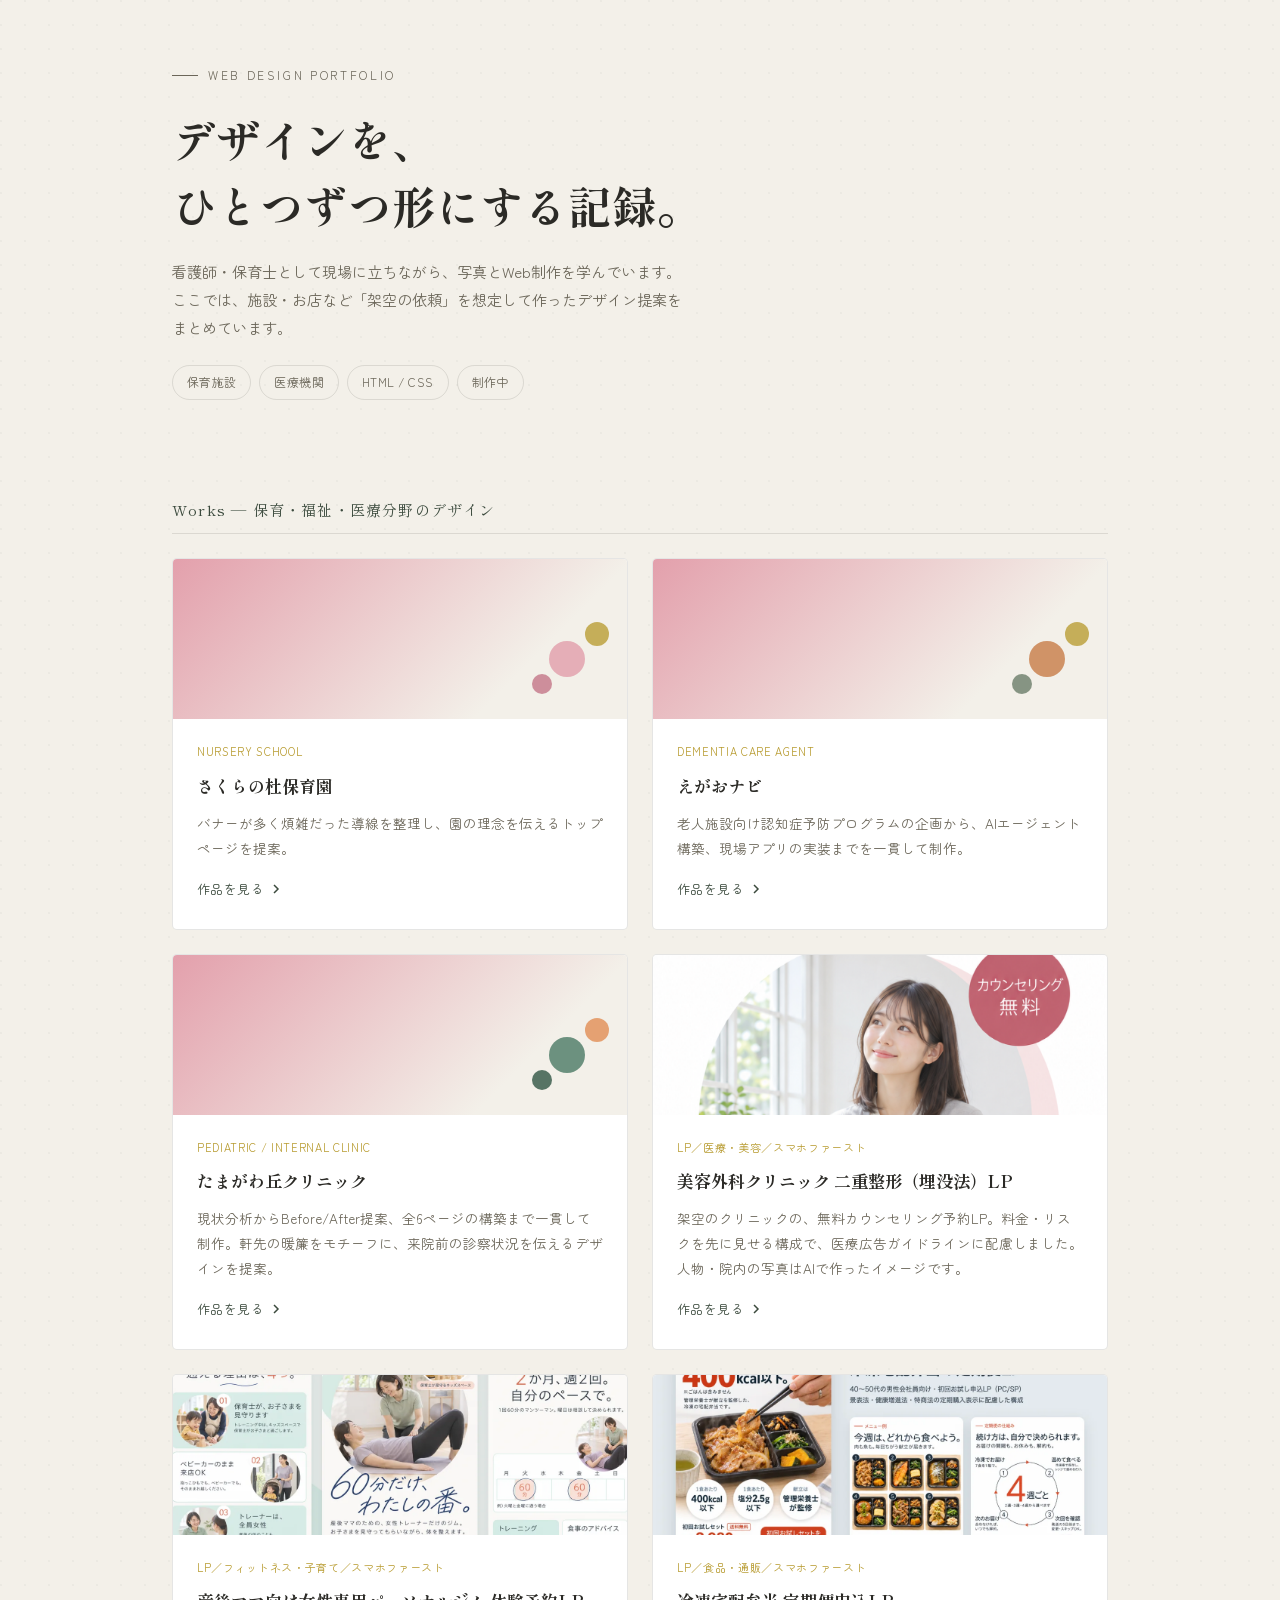
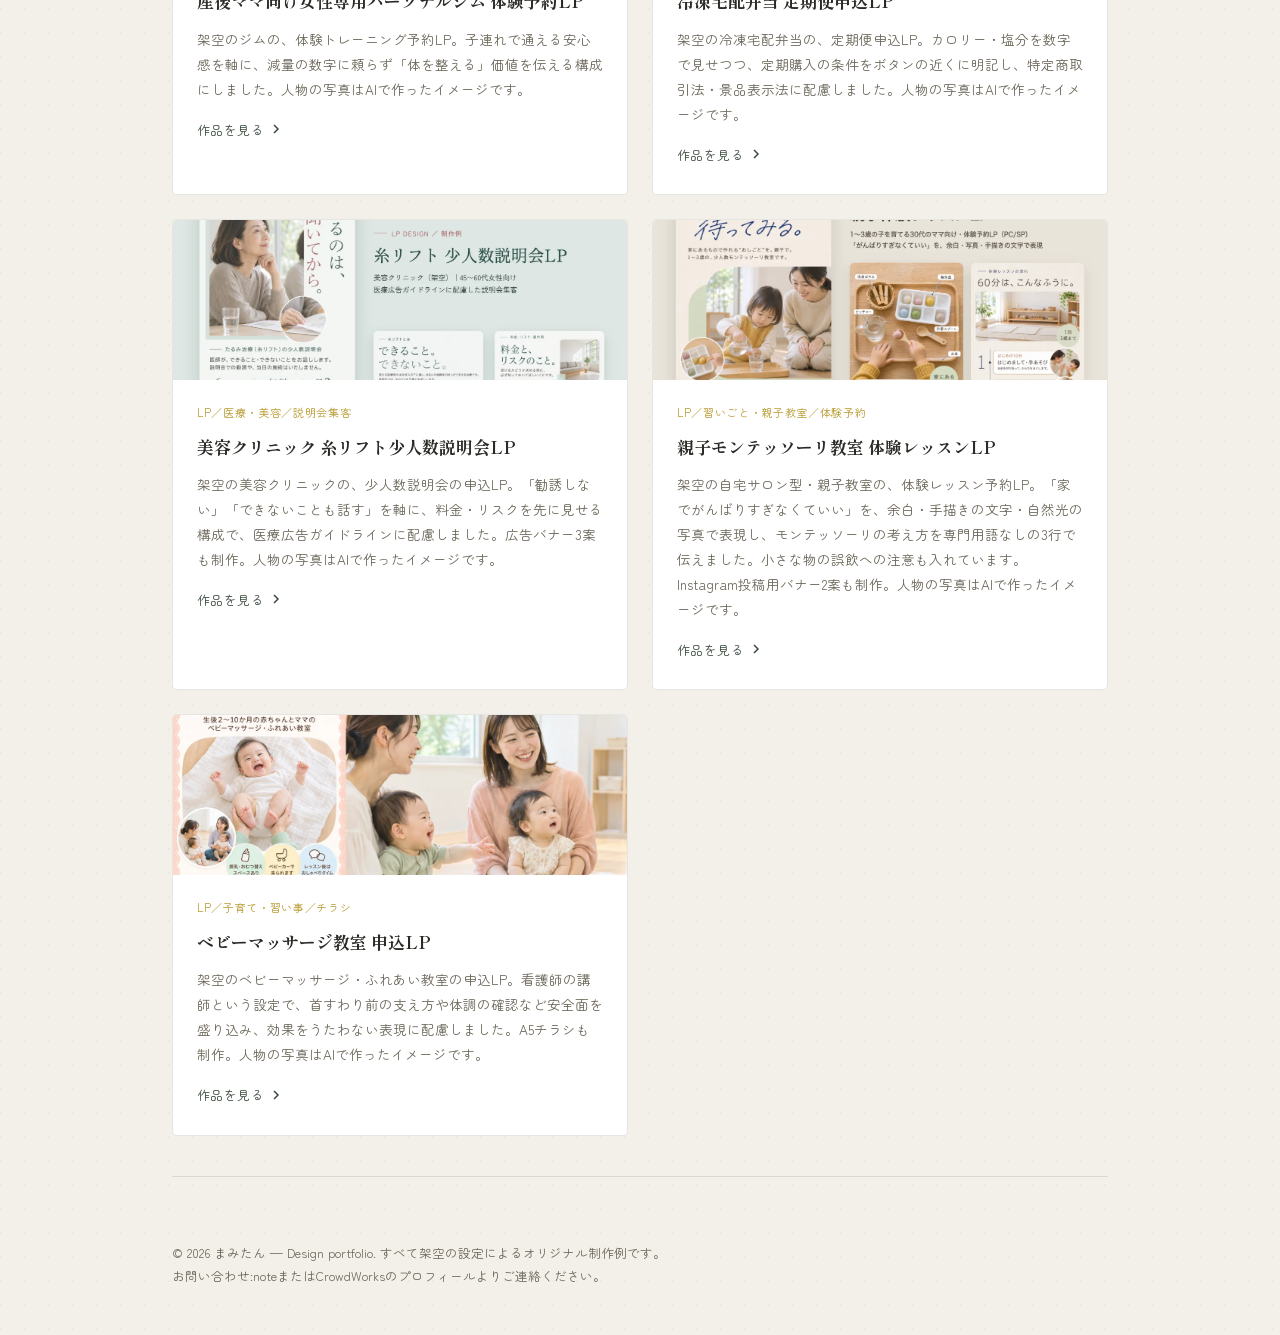
<file: index.html>
<!DOCTYPE html>
<html lang="ja">
<head>
<meta charset="UTF-8">
<meta name="viewport" content="width=device-width, initial-scale=1.0">
<title>まみたん｜Web制作ポートフォリオ</title>
<link rel="preconnect" href="https://fonts.googleapis.com">
<link rel="preconnect" href="https://fonts.gstatic.com" crossorigin>
<link href="https://fonts.googleapis.com/css2?family=Shippori+Mincho:wght@500;700&family=Zen+Maru+Gothic:wght@400;500;700&family=Zen+Kaku+Gothic+New:wght@400;500;700&display=swap" rel="stylesheet">
<style>
  :root{
    --paper:#F3F0E9;
    --ink:#2B2A26;
    --ink-soft:#6B6659;
    --accent:#C4788A;
    --accent-soft:#E3A0AC;
    --forest:#3B4A3D;
    --gold:#B79A2E;
    --line:rgba(43,42,38,0.12);
  }
  *{box-sizing:border-box;}
  body{
    margin:0;
    background:
      radial-gradient(circle at 1px 1px, rgba(43,42,38,0.035) 1px, transparent 0) 0 0/24px 24px,
      var(--paper);
    color:var(--ink);
    font-family:"Zen Maru Gothic","Zen Kaku Gothic New",sans-serif;
    line-height:1.85;
  }
  a{color:inherit;}
  .wrap{max-width:1000px;margin:0 auto;padding:0 32px;}

  header{padding:64px 0 40px;}
  .kicker{
    font-size:12px;letter-spacing:.22em;color:var(--ink-soft);
    display:flex;align-items:center;gap:10px;margin-bottom:20px;
  }
  .kicker::before{content:"";width:26px;height:1px;background:var(--ink-soft);}
  h1{
    font-family:"Shippori Mincho",serif;font-weight:700;
    font-size:clamp(30px,4vw,44px);margin:0 0 20px;line-height:1.5;
  }
  header p{color:var(--ink-soft);font-size:15px;max-width:34em;margin:0;}

  .tags{display:flex;gap:8px;flex-wrap:wrap;margin-top:24px;}
  .tag{
    font-size:12px;letter-spacing:.03em;padding:5px 14px;border-radius:99px;
    border:1px solid var(--line);color:var(--ink-soft);
  }

  .section-title{
    font-family:"Shippori Mincho",serif;font-size:15px;letter-spacing:.08em;
    color:var(--forest);margin:56px 0 24px;padding-bottom:10px;border-bottom:1px solid var(--line);
  }

  .grid{display:grid;grid-template-columns:repeat(2,1fr);gap:24px;}
  .card{
    background:#fff;border:1px solid var(--line);border-radius:5px;overflow:hidden;
    transition:transform .25s, box-shadow .25s;text-decoration:none;display:block;
  }
  .card:hover{transform:translateY(-4px);box-shadow:0 16px 32px rgba(43,42,38,.1);}
  .card-thumb{
    height:160px;position:relative;overflow:hidden;
    background:linear-gradient(135deg, var(--accent-soft) 0%, var(--paper) 75%);
  }
  .card-thumb svg{position:absolute;bottom:-10px;right:-10px;opacity:.9;}
  .card-thumb img{width:100%;height:100%;object-fit:cover;display:block;}
  .card-body{padding:22px 24px 26px;}
  .card-eyebrow{font-size:11px;letter-spacing:.06em;color:var(--gold);margin-bottom:8px;display:block;}
  .card h3{font-family:"Shippori Mincho",serif;font-size:17px;margin:0 0 10px;color:var(--ink);}
  .card p{font-size:13.5px;color:var(--ink-soft);margin:0;}
  .card-link{
    display:inline-flex;align-items:center;gap:6px;margin-top:16px;
    font-size:12.5px;color:var(--forest);letter-spacing:.03em;
  }
  .card-link svg{width:12px;height:12px;transition:transform .2s;}
  .card:hover .card-link svg{transform:translateX(3px);}

  .card.placeholder{
    background:transparent;border:1px dashed var(--line);
    display:flex;align-items:center;justify-content:center;min-height:236px;
    color:var(--ink-soft);font-size:13px;text-align:center;padding:24px;
  }

  footer{padding:64px 0 48px;margin-top:40px;border-top:1px solid var(--line);}
  footer p{font-size:12.5px;color:var(--ink-soft);margin:0;}
  footer a{color:var(--forest);}

  @media(max-width:700px){
    .grid{grid-template-columns:1fr;}
  }
</style>
</head>
<body>

<div class="wrap">
  <header>
    <div class="kicker">WEB DESIGN PORTFOLIO</div>
    <h1>デザインを、<br>ひとつずつ形にする記録。</h1>
    <p>看護師・保育士として現場に立ちながら、写真とWeb制作を学んでいます。ここでは、施設・お店など「架空の依頼」を想定して作ったデザイン提案をまとめています。</p>
    <div class="tags">
      <span class="tag">保育施設</span>
      <span class="tag">医療機関</span>
      <span class="tag">HTML / CSS</span>
      <span class="tag">制作中</span>
    </div>
  </header>

  <div class="section-title">Works — 保育・福祉・医療分野のデザイン</div>
  <div class="grid">
    <a class="card" href="works/sakura-no-mori.html">
      <div class="card-thumb">
        <svg width="140" height="140" viewBox="0 0 140 140" fill="none">
          <circle cx="70" cy="70" r="18" fill="#E3A0AC" opacity="0.9"/>
          <circle cx="100" cy="45" r="12" fill="#B79A2E" opacity="0.85"/>
          <circle cx="45" cy="95" r="10" fill="#C4788A" opacity="0.9"/>
        </svg>
      </div>
      <div class="card-body">
        <span class="card-eyebrow">NURSERY SCHOOL</span>
        <h3>さくらの杜保育園</h3>
        <p>バナーが多く煩雑だった導線を整理し、園の理念を伝えるトップページを提案。</p>
        <span class="card-link">
          作品を見る
          <svg viewBox="0 0 12 12" fill="none" stroke="currentColor" stroke-width="1.5"><path d="M4 2l4 4-4 4"/></svg>
        </span>
      </div>
    </a>

    <a class="card" href="works/egao-navi.html">
      <div class="card-thumb">
        <svg width="140" height="140" viewBox="0 0 140 140" fill="none">
          <circle cx="70" cy="70" r="18" fill="#C97F4B" opacity="0.9"/>
          <circle cx="100" cy="45" r="12" fill="#B79A2E" opacity="0.85"/>
          <circle cx="45" cy="95" r="10" fill="#6E7F6C" opacity="0.9"/>
        </svg>
      </div>
      <div class="card-body">
        <span class="card-eyebrow">DEMENTIA CARE AGENT</span>
        <h3>えがおナビ</h3>
        <p>老人施設向け認知症予防プログラムの企画から、AIエージェント構築、現場アプリの実装までを一貫して制作。</p>
        <span class="card-link">
          作品を見る
          <svg viewBox="0 0 12 12" fill="none" stroke="currentColor" stroke-width="1.5"><path d="M4 2l4 4-4 4"/></svg>
        </span>
      </div>
    </a>

    <a class="card" href="works/tamagawa-oka-clinic.html">
      <div class="card-thumb">
        <svg width="140" height="140" viewBox="0 0 140 140" fill="none">
          <circle cx="70" cy="70" r="18" fill="#4E7D68" opacity="0.9"/>
          <circle cx="100" cy="45" r="12" fill="#E08A4F" opacity="0.85"/>
          <circle cx="45" cy="95" r="10" fill="#345847" opacity="0.9"/>
        </svg>
      </div>
      <div class="card-body">
        <span class="card-eyebrow">PEDIATRIC / INTERNAL CLINIC</span>
        <h3>たまがわ丘クリニック</h3>
        <p>現状分析からBefore/After提案、全6ページの構築まで一貫して制作。軒先の暖簾をモチーフに、来院前の診察状況を伝えるデザインを提案。</p>
        <span class="card-link">
          作品を見る
          <svg viewBox="0 0 12 12" fill="none" stroke="currentColor" stroke-width="1.5"><path d="M4 2l4 4-4 4"/></svg>
        </span>
      </div>
    </a>

    <a class="card" href="works/aobane-lp/index.html">
      <div class="card-thumb">
        <img src="works/aobane-lp/thumb.png" width="1200" height="800" loading="lazy" alt="美容外科クリニック 二重整形（埋没法）LPのサムネイル">
      </div>
      <div class="card-body">
        <span class="card-eyebrow">LP／医療・美容／スマホファースト</span>
        <h3>美容外科クリニック 二重整形（埋没法）LP</h3>
        <p>架空のクリニックの、無料カウンセリング予約LP。料金・リスクを先に見せる構成で、医療広告ガイドラインに配慮しました。人物・院内の写真はAIで作ったイメージです。</p>
        <span class="card-link">
          作品を見る
          <svg viewBox="0 0 12 12" fill="none" stroke="currentColor" stroke-width="1.5"><path d="M4 2l4 4-4 4"/></svg>
        </span>
      </div>
    </a>

    <a class="card" href="works/hugmuscle-lp/index.html">
      <div class="card-thumb">
        <img src="works/hugmuscle-lp/thumb.webp" width="1200" height="800" loading="lazy" alt="産後ママ向け女性専用パーソナルジム 体験予約LPのサムネイル">
      </div>
      <div class="card-body">
        <span class="card-eyebrow">LP／フィットネス・子育て／スマホファースト</span>
        <h3>産後ママ向け女性専用パーソナルジム 体験予約LP</h3>
        <p>架空のジムの、体験トレーニング予約LP。子連れで通える安心感を軸に、減量の数字に頼らず「体を整える」価値を伝える構成にしました。人物の写真はAIで作ったイメージです。</p>
        <span class="card-link">
          作品を見る
          <svg viewBox="0 0 12 12" fill="none" stroke="currentColor" stroke-width="1.5"><path d="M4 2l4 4-4 4"/></svg>
        </span>
      </div>
    </a>

    <a class="card" href="works/totonoi-lp/index.html">
      <div class="card-thumb">
        <img src="works/totonoi-lp/thumb.webp" width="1200" height="800" loading="lazy" alt="冷凍宅配弁当 定期便申込LPのサムネイル">
      </div>
      <div class="card-body">
        <span class="card-eyebrow">LP／食品・通販／スマホファースト</span>
        <h3>冷凍宅配弁当 定期便申込LP</h3>
        <p>架空の冷凍宅配弁当の、定期便申込LP。カロリー・塩分を数字で見せつつ、定期購入の条件をボタンの近くに明記し、特定商取引法・景品表示法に配慮しました。人物の写真はAIで作ったイメージです。</p>
        <span class="card-link">
          作品を見る
          <svg viewBox="0 0 12 12" fill="none" stroke="currentColor" stroke-width="1.5"><path d="M4 2l4 4-4 4"/></svg>
        </span>
      </div>
    </a>

    <a class="card" href="works/verdrene-lp/index.html">
      <div class="card-thumb">
        <img src="works/verdrene-lp/thumb.webp" width="1200" height="800" loading="lazy" alt="美容クリニック 糸リフト少人数説明会LPのサムネイル">
      </div>
      <div class="card-body">
        <span class="card-eyebrow">LP／医療・美容／説明会集客</span>
        <h3>美容クリニック 糸リフト少人数説明会LP</h3>
        <p>架空の美容クリニックの、少人数説明会の申込LP。「勧誘しない」「できないことも話す」を軸に、料金・リスクを先に見せる構成で、医療広告ガイドラインに配慮しました。広告バナー3案も制作。人物の写真はAIで作ったイメージです。</p>
        <span class="card-link">
          作品を見る
          <svg viewBox="0 0 12 12" fill="none" stroke="currentColor" stroke-width="1.5"><path d="M4 2l4 4-4 4"/></svg>
        </span>
      </div>
    </a>

    <a class="card" href="works/komorebi-lp/index.html">
      <div class="card-thumb">
        <img src="works/komorebi-lp/thumb.webp" width="1200" height="800" loading="lazy" alt="親子モンテッソーリ教室 体験レッスンLPのサムネイル">
      </div>
      <div class="card-body">
        <span class="card-eyebrow">LP／習いごと・親子教室／体験予約</span>
        <h3>親子モンテッソーリ教室 体験レッスンLP</h3>
        <p>架空の自宅サロン型・親子教室の、体験レッスン予約LP。「家でがんばりすぎなくていい」を、余白・手描きの文字・自然光の写真で表現し、モンテッソーリの考え方を専門用語なしの3行で伝えました。小さな物の誤飲への注意も入れています。Instagram投稿用バナー2案も制作。人物の写真はAIで作ったイメージです。</p>
        <span class="card-link">
          作品を見る
          <svg viewBox="0 0 12 12" fill="none" stroke="currentColor" stroke-width="1.5"><path d="M4 2l4 4-4 4"/></svg>
        </span>
      </div>
    </a>

    <a class="card" href="works/hidamari-lp/index.html">
      <div class="card-thumb">
        <img src="works/hidamari-lp/thumb.webp" width="1200" height="800" loading="lazy" alt="ベビーマッサージ教室 申込LPのサムネイル">
      </div>
      <div class="card-body">
        <span class="card-eyebrow">LP／子育て・習い事／チラシ</span>
        <h3>ベビーマッサージ教室 申込LP</h3>
        <p>架空のベビーマッサージ・ふれあい教室の申込LP。看護師の講師という設定で、首すわり前の支え方や体調の確認など安全面を盛り込み、効果をうたわない表現に配慮しました。A5チラシも制作。人物の写真はAIで作ったイメージです。</p>
        <span class="card-link">
          作品を見る
          <svg viewBox="0 0 12 12" fill="none" stroke="currentColor" stroke-width="1.5"><path d="M4 2l4 4-4 4"/></svg>
        </span>
      </div>
    </a>
  </div>

  <footer>
    <p>© 2026 まみたん — Design portfolio. すべて架空の設定によるオリジナル制作例です。<br>
    お問い合わせ:noteまたはCrowdWorksのプロフィールよりご連絡ください。</p>
  </footer>
</div>

</body>
</html>
</file>
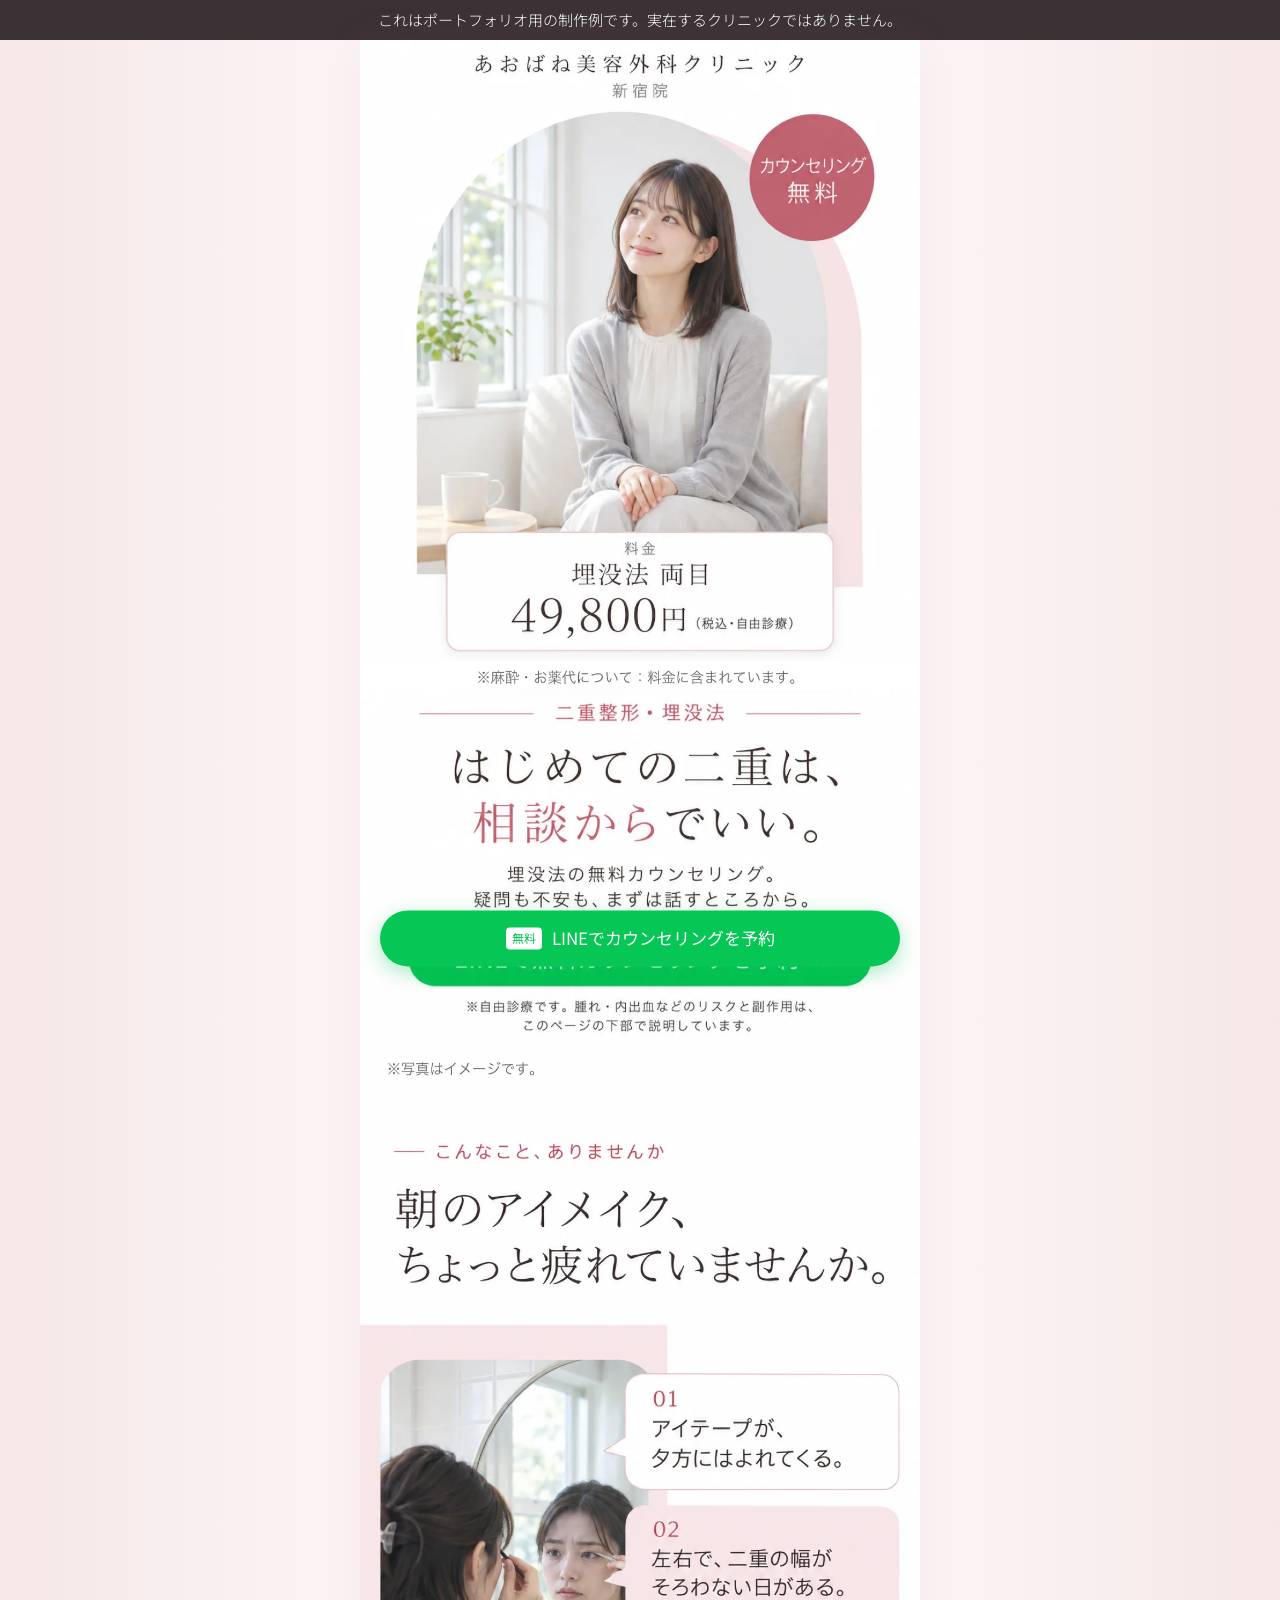
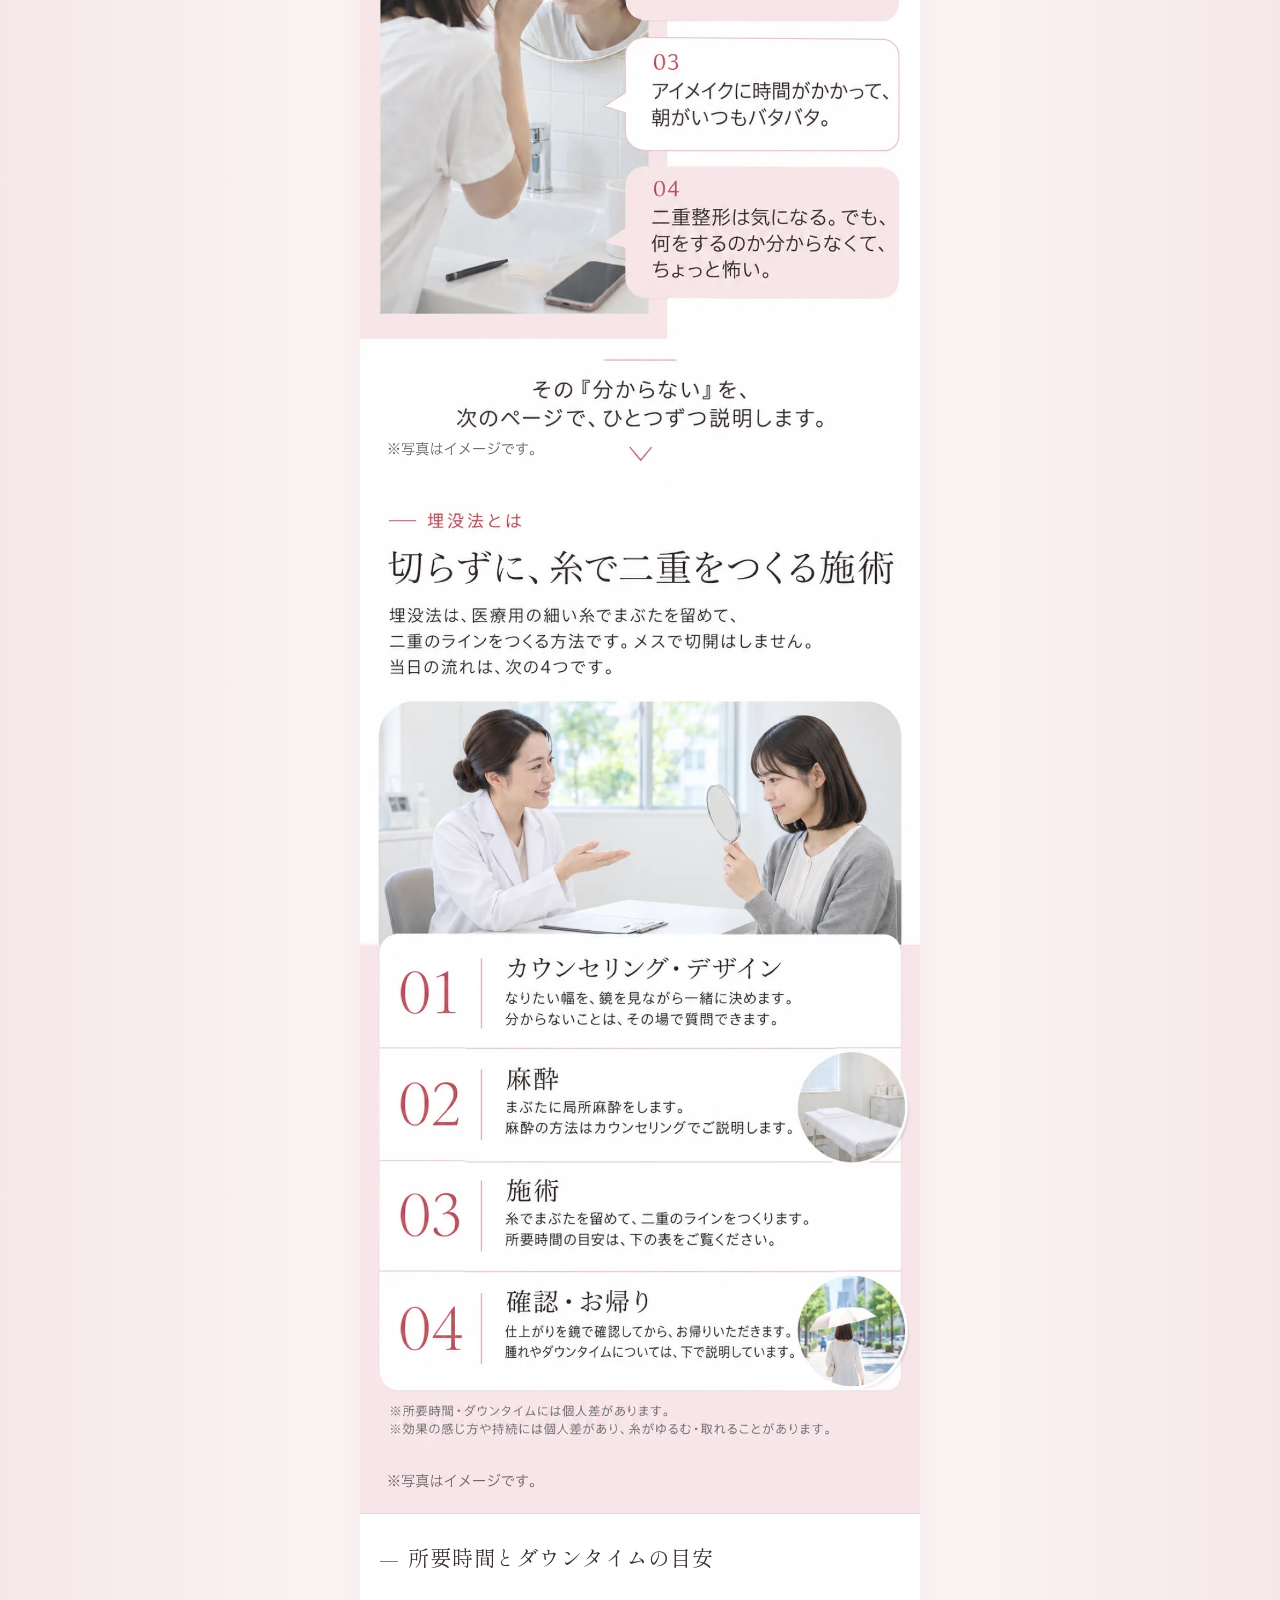
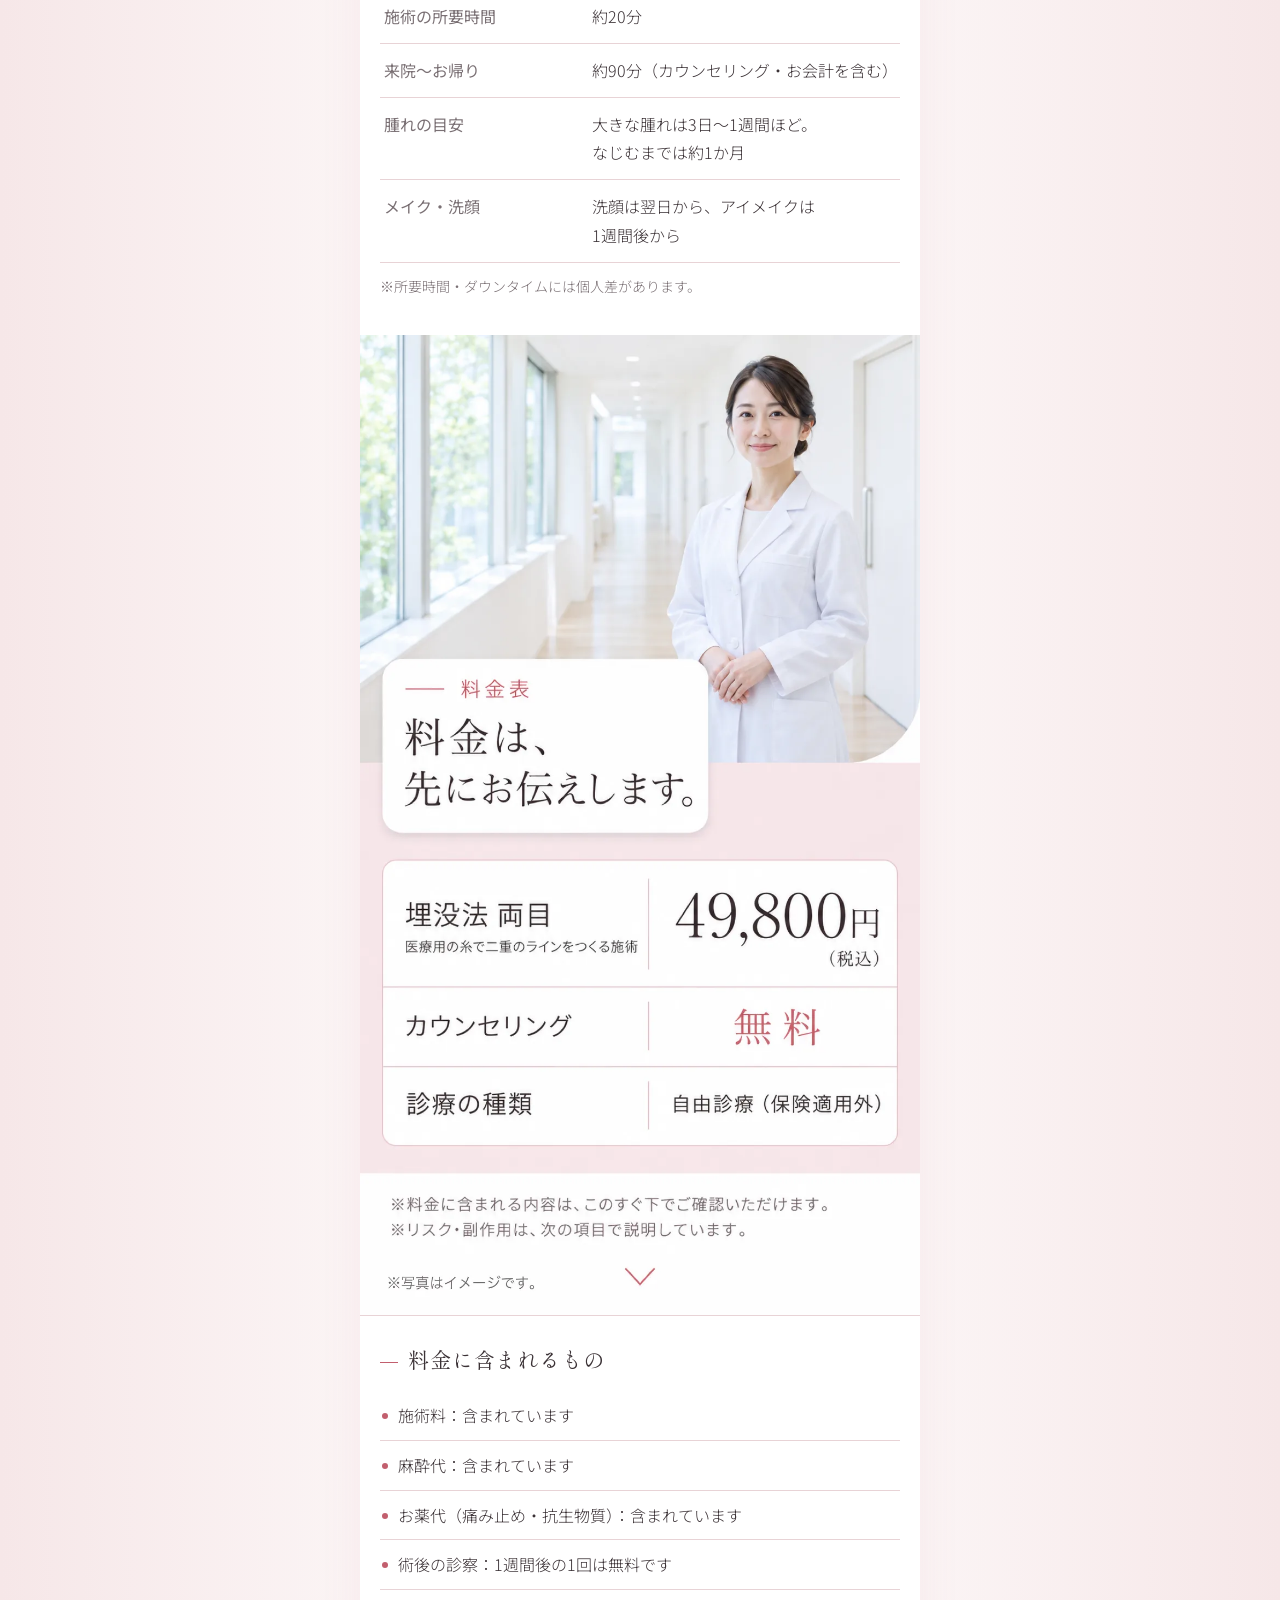
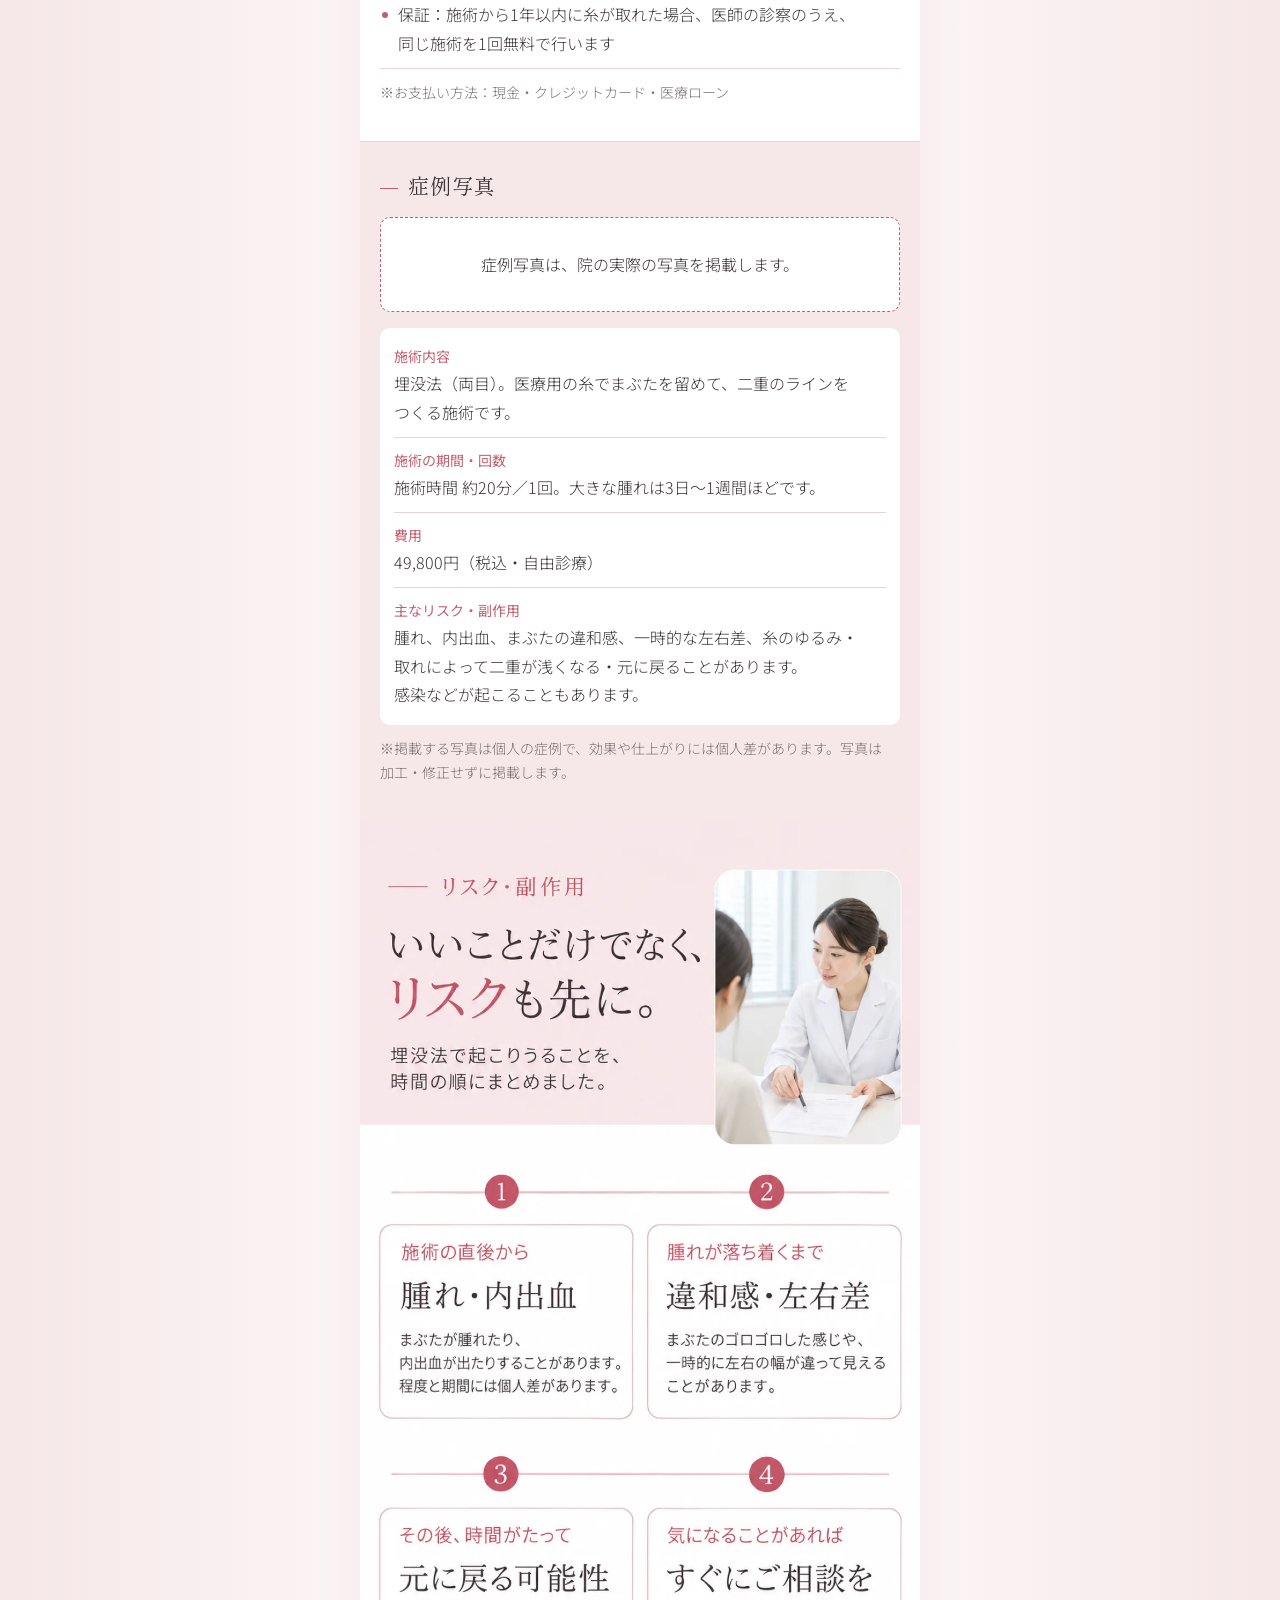
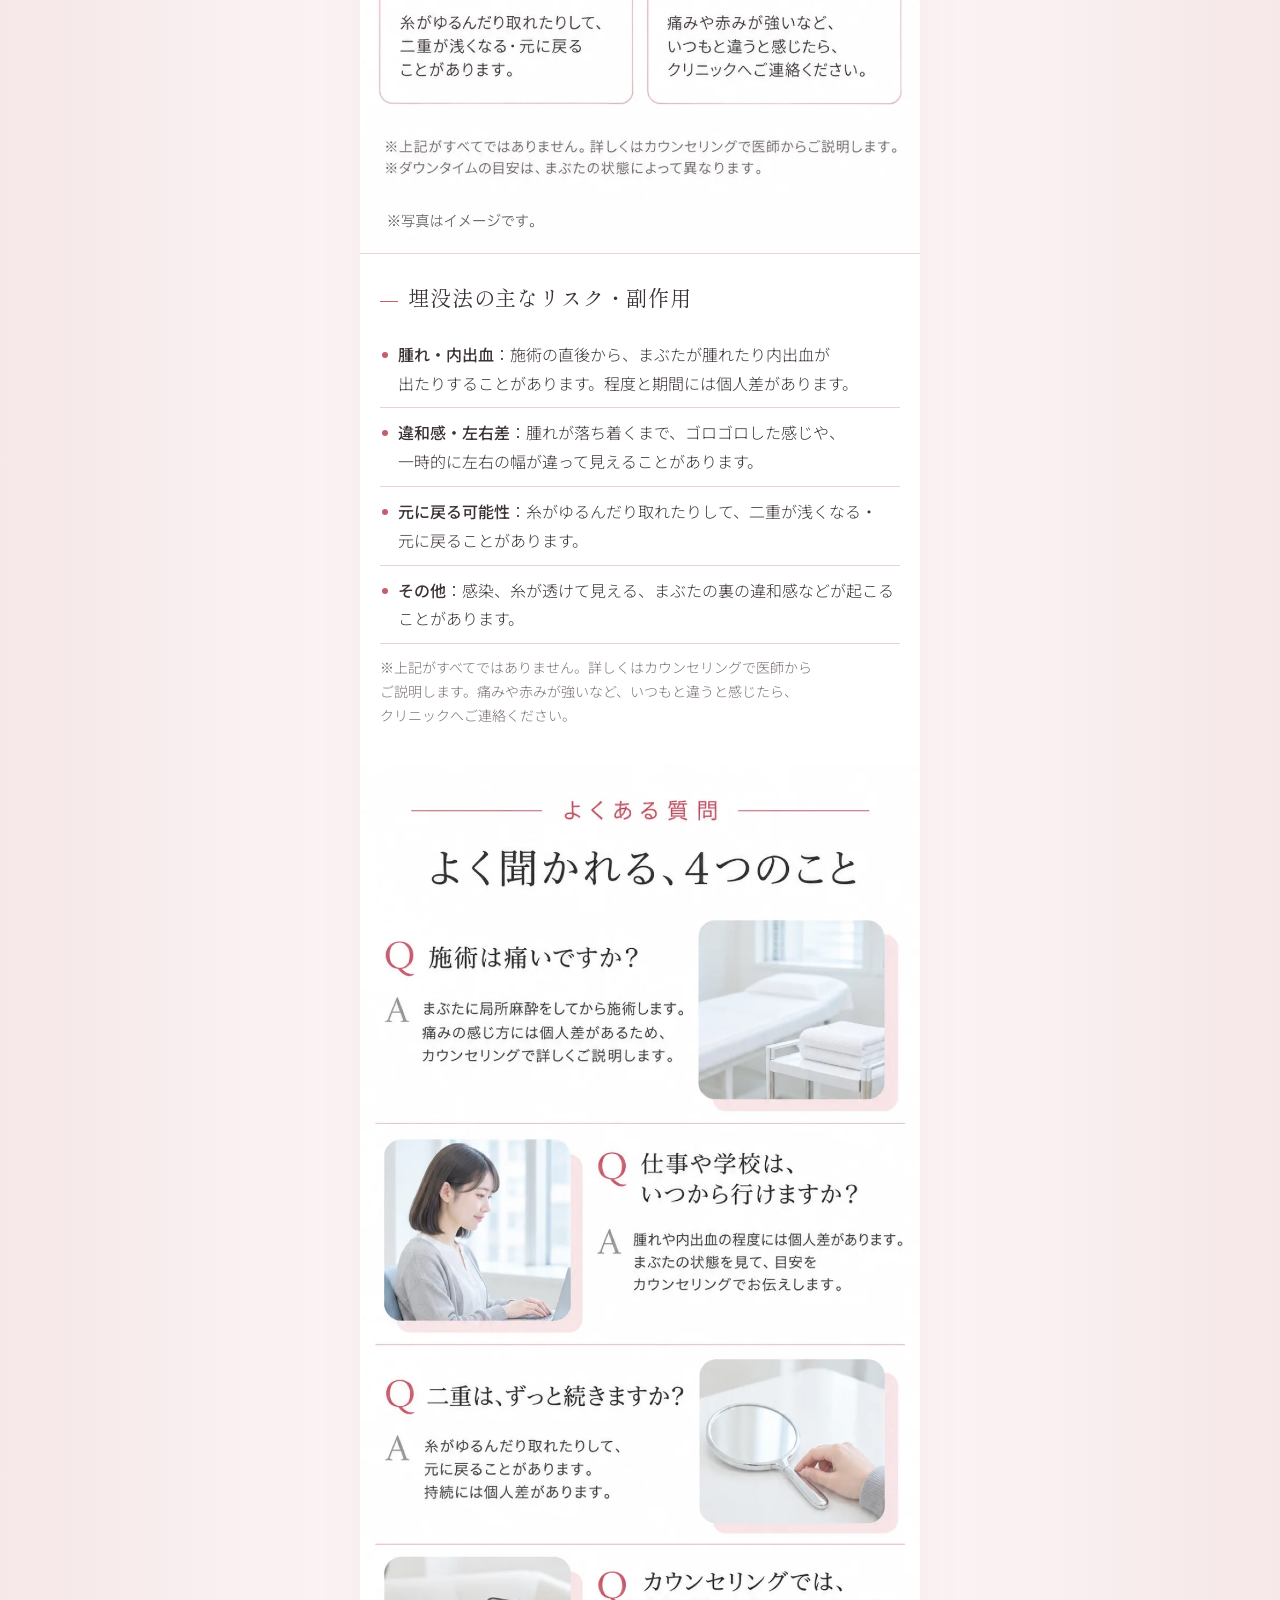
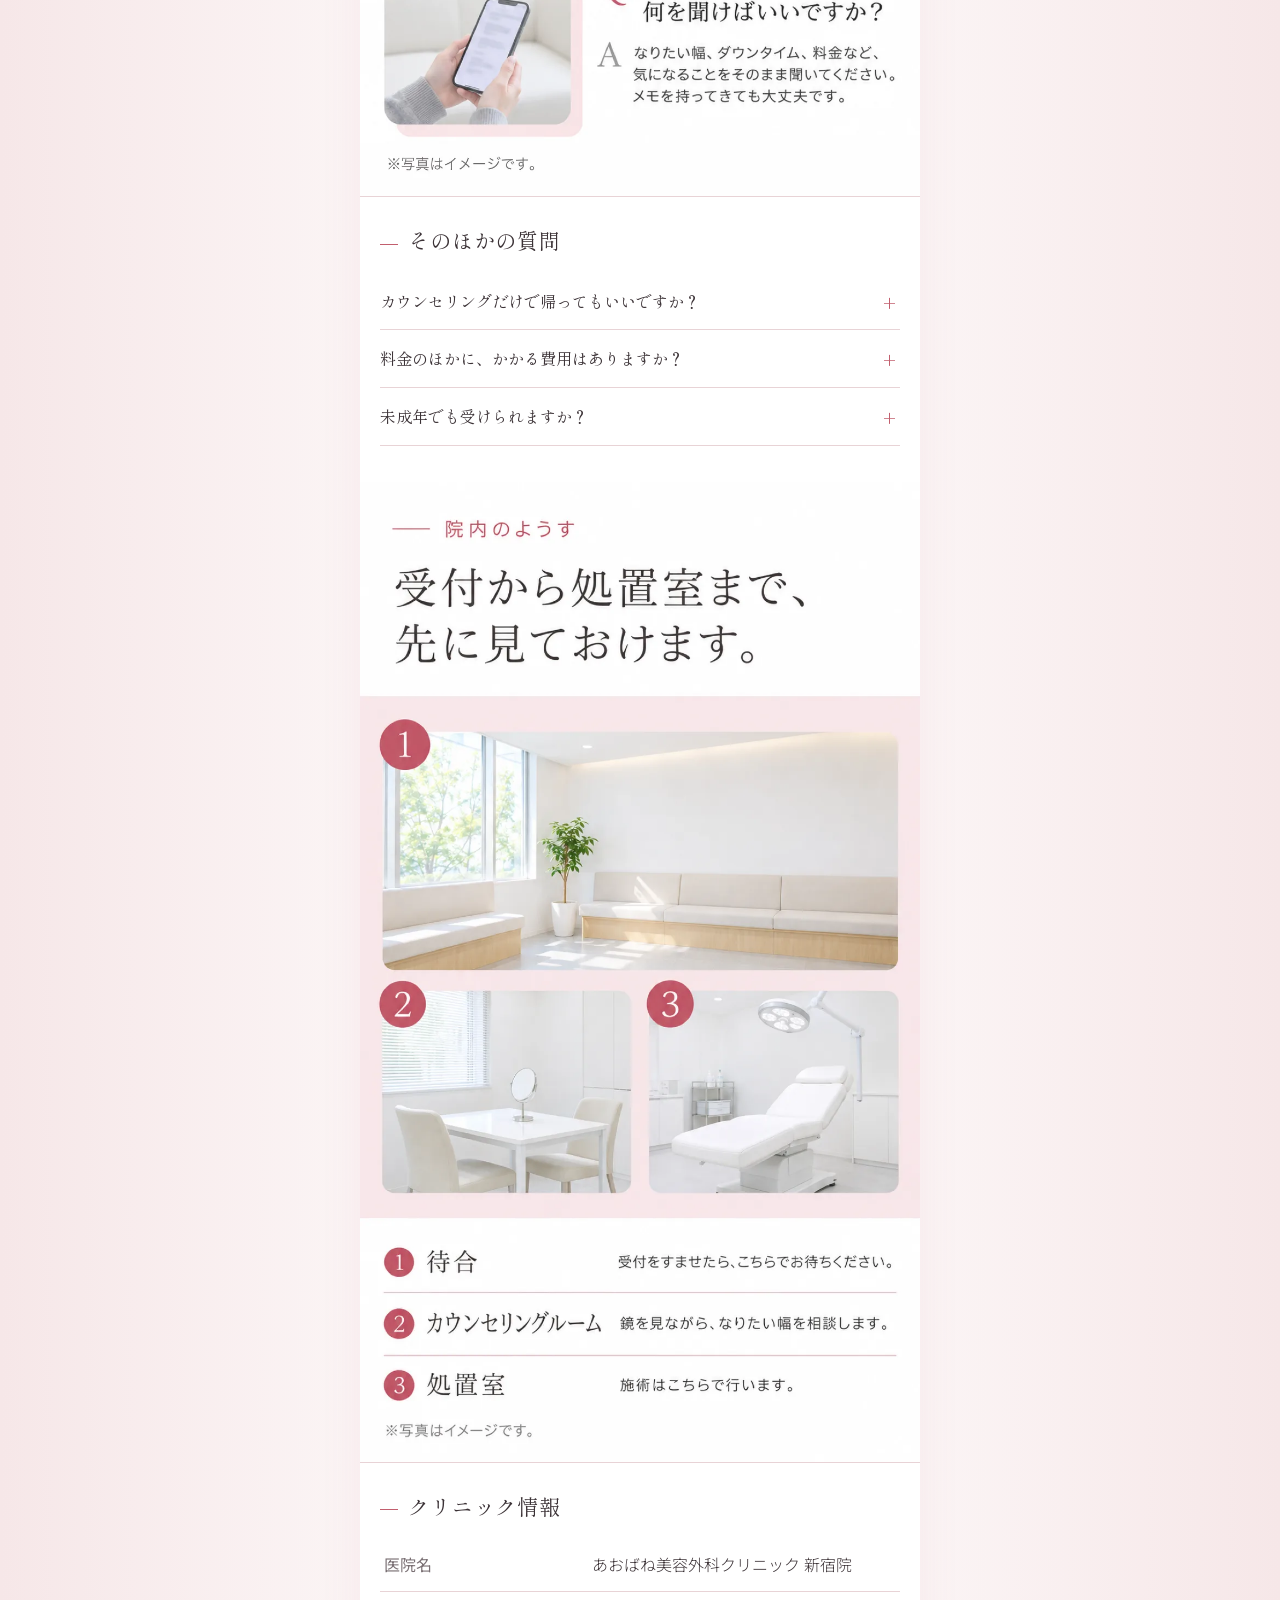
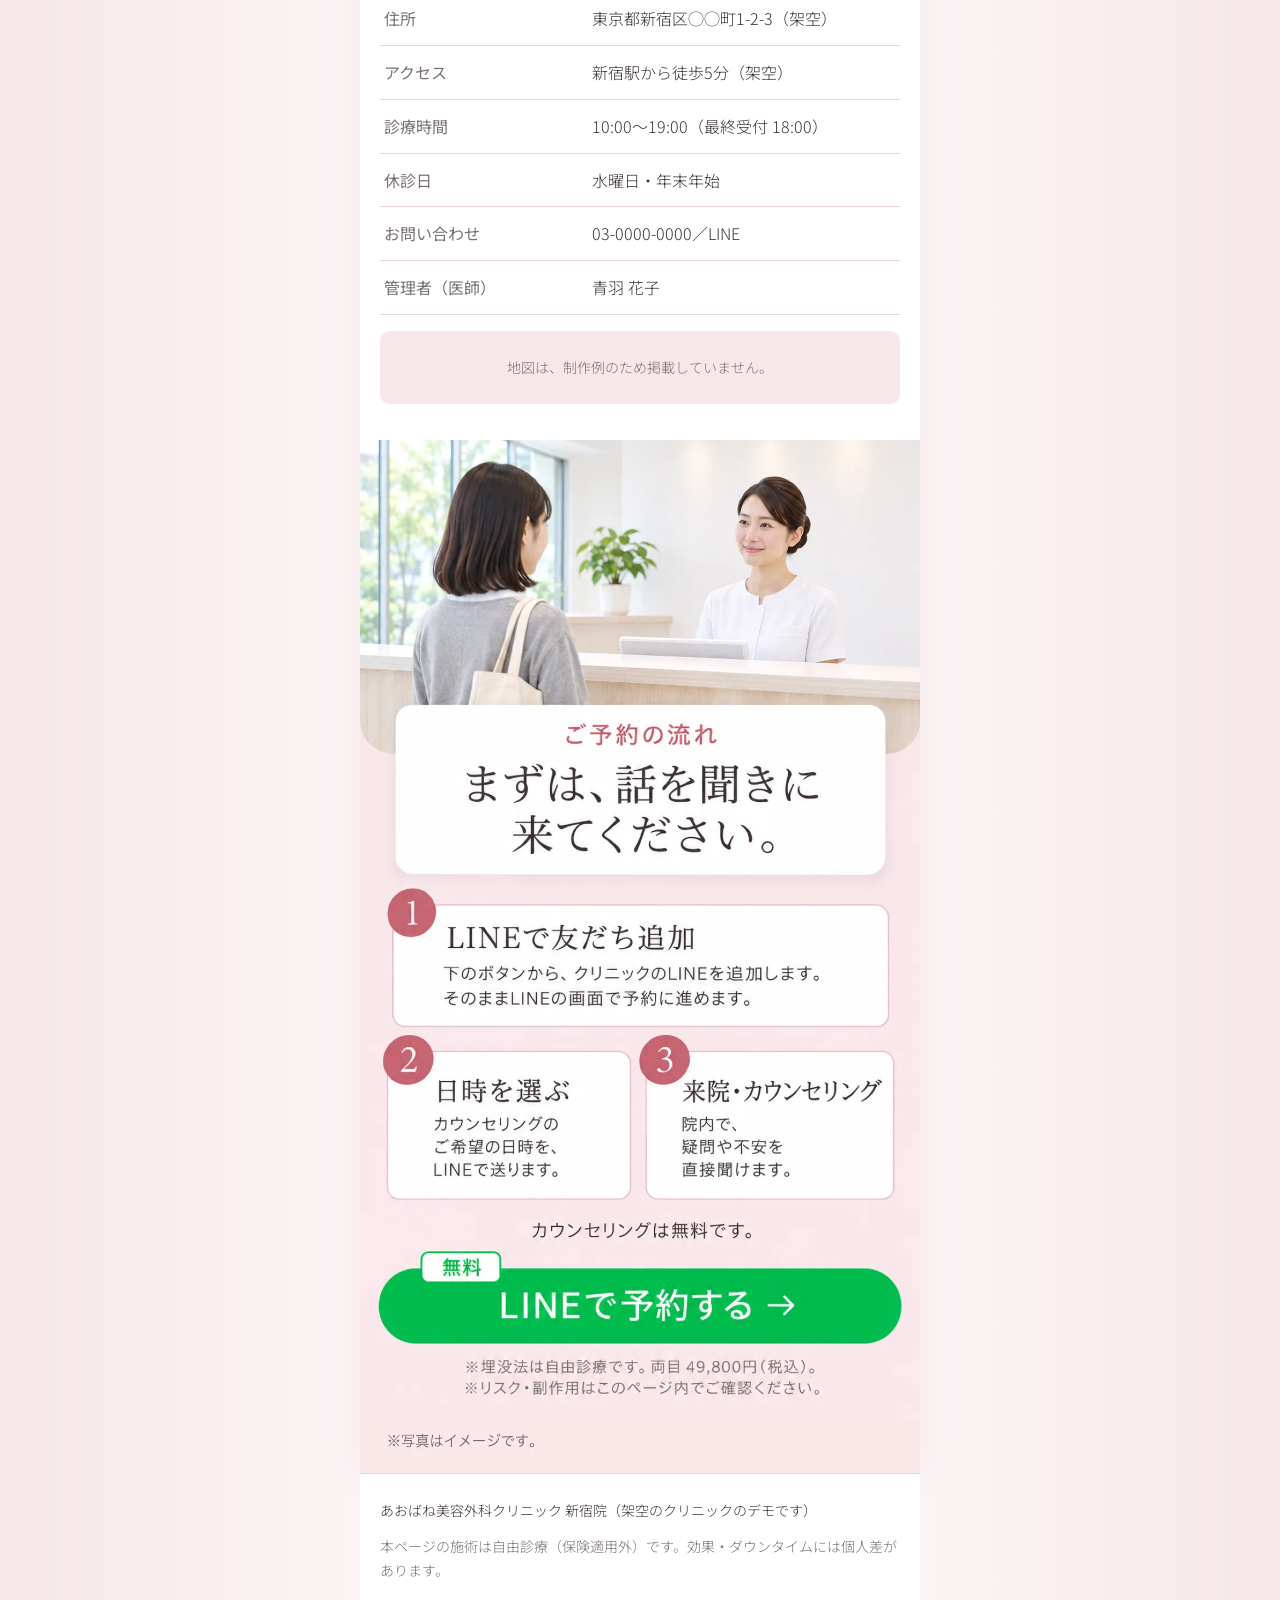
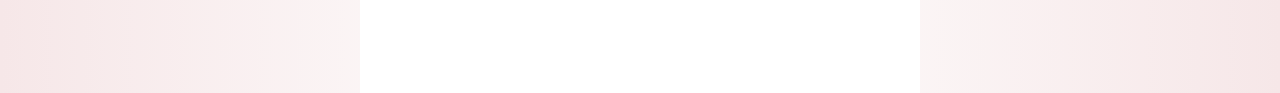
<file: works/aobane-lp/index.html>
<!doctype html>
<html lang="ja">
<head>
<meta charset="utf-8">
<meta name="viewport" content="width=device-width, initial-scale=1">
<meta name="robots" content="noindex">
<title>埋没法の無料カウンセリング｜あおばね美容外科クリニック 新宿院</title>
<meta name="description" content="はじめての二重は、相談からでいい。埋没法（両目49,800円・税込・自由診療）の流れ・料金・リスクを先にご説明します。無料カウンセリングはLINEで予約できます。">
<meta property="og:title" content="はじめての二重は、相談からでいい。｜あおばね美容外科クリニック 新宿院">
<meta property="og:description" content="埋没法の無料カウンセリング。LINEで予約できます。">
<meta property="og:type" content="website">
<meta property="og:image" content="images/01-fv.webp">
<link rel="icon" href="data:image/svg+xml,%3Csvg xmlns='http://www.w3.org/2000/svg' viewBox='0 0 32 32'%3E%3Cpath d='M16 3a11 11 0 0 1 11 11v15H5V14A11 11 0 0 1 16 3z' fill='%23C25F6E'/%3E%3C/svg%3E">
<link rel="preconnect" href="https://fonts.googleapis.com">
<link rel="preconnect" href="https://fonts.gstatic.com" crossorigin>
<link href="https://fonts.googleapis.com/css2?family=Noto+Sans+JP:wght@300;400;500&family=Shippori+Mincho:wght@400;500&display=swap" rel="stylesheet">
<link rel="stylesheet" href="style.css">
</head>
<body>
<p class="demo-note" role="note">これはポートフォリオ用の制作例です。<wbr>実在するクリニックではありません。</p>

<main class="lp">

  <!-- 01 FV -->
  <section class="part" id="fv" aria-labelledby="fv-h">
    <h1 id="fv-h" class="vh" data-qa-ignore>はじめての二重は、相談からでいい。埋没法の無料カウンセリング。疑問も不安も、まずは話すところから。埋没法 両目 49,800円（税込・自由診療）。カウンセリング無料。</h1>
    <div class="img-wrap">
      <img src="images/01-fv.webp" width="1024" height="1940" alt="明るいカウンセリングルームのソファに座る女性（写真はイメージです）。はじめての二重は、相談からでいい。埋没法 両目 49,800円（税込・自由診療）。麻酔代・お薬代は料金に含まれています。カウンセリング無料。" fetchpriority="high">
      <a class="hit line-link" href="#" style="top:84.3%;height:4.8%;left:9%;width:82%" aria-label="LINEで無料カウンセリングを予約（制作例のため予約はできません）"></a>
    </div>
    <p class="vh" data-qa-ignore>※麻酔・お薬代について：料金に含まれています。</p>
    <p class="vh" data-qa-ignore>※自由診療です。腫れ・内出血などのリスクと副作用は、このページの下部で説明しています。※写真はイメージです。</p>
  </section>

  <!-- 02 悩み -->
  <section class="part" id="pain" aria-labelledby="pain-h">
    <h2 id="pain-h" class="vh" data-qa-ignore>朝のアイメイク、ちょっと疲れていませんか。</h2>
    <div class="img-wrap">
      <img src="images/02-pain.webp" width="1024" height="1792" loading="lazy" alt="朝の洗面台でアイテープを貼る女性（写真はイメージです）。">
    </div>
    <ul class="vh" data-qa-ignore>
      <li>アイテープが、夕方にはよれてくる。</li>
      <li>左右で、二重の幅がそろわない日がある。</li>
      <li>アイメイクに時間がかかって、朝がいつもバタバタ。</li>
      <li>二重整形は気になる。でも、何をするのか分からなくて、ちょっと怖い。</li>
    </ul>
  </section>

  <!-- 03 埋没法とは -->
  <section class="part" id="about" aria-labelledby="about-h">
    <h2 id="about-h" class="vh" data-qa-ignore>埋没法とは：切らずに、糸で二重をつくる施術</h2>
    <div class="img-wrap">
      <img src="images/03-offer.webp" width="1024" height="1888" loading="lazy" alt="医師と手鏡を見ながら相談する女性（写真はイメージです）。">
    </div>
    <ol class="vh" data-qa-ignore>
      <li>カウンセリング・デザイン：なりたい幅を、鏡を見ながら一緒に決めます。</li>
      <li>麻酔：まぶたに局所麻酔をします。</li>
      <li>施術：糸でまぶたを留めて、二重のラインをつくります。</li>
      <li>確認・お帰り：仕上がりを鏡で確認してから、お帰りいただきます。</li>
    </ol>
    <div class="info">
      <h3 class="info-h">所要時間とダウンタイムの目安</h3>
      <table class="tbl">
        <tr><th scope="row">施術の所要時間</th><td>約20分</td></tr>
        <tr><th scope="row">来院〜お帰り</th><td>約90分（カウンセリング・お会計を含む）</td></tr>
        <tr><th scope="row">腫れの目安</th><td>大きな腫れは3日〜1週間ほど。なじむまでは約1か月</td></tr>
        <tr><th scope="row">メイク・洗顔</th><td>洗顔は翌日から、アイメイクは1週間後から</td></tr>
      </table>
      <p class="note">※所要時間・ダウンタイムには個人差があります。</p>
    </div>
  </section>

  <!-- 04 料金表 -->
  <section class="part" id="price" aria-labelledby="price-h">
    <h2 id="price-h" class="vh" data-qa-ignore>料金は、先にお伝えします。</h2>
    <div class="img-wrap">
      <img src="images/04-price.webp" width="1024" height="1792" loading="lazy" alt="院内の廊下に立つ医師（写真はイメージです）。料金表。">
    </div>
    <table class="vh" data-qa-ignore>
      <tr><th>埋没法 両目</th><td>49,800円（税込）</td></tr>
      <tr><th>カウンセリング</th><td>無料</td></tr>
      <tr><th>診療の種類</th><td>自由診療（保険適用外）</td></tr>
    </table>
    <div class="info">
      <h3 class="info-h">料金に含まれるもの</h3>
      <ul class="list">
        <li>施術料：含まれています</li>
        <li>麻酔代：含まれています</li>
        <li>お薬代（痛み止め・抗生物質）：含まれています</li>
        <li>術後の診察：1週間後の1回は無料です</li>
        <li>保証：施術から1年以内に糸が取れた場合、医師の診察のうえ、同じ施術を1回無料で行います</li>
      </ul>
      <p class="note">※お支払い方法：現金・クレジットカード・医療ローン</p>
    </div>

    <div class="info case">
      <h3 class="info-h">症例写真</h3>
      <div class="case-frame"><p>症例写真は、<wbr>院の実際の写真を<wbr>掲載します。</p></div>
      <dl class="case-detail">
        <div><dt>施術内容</dt><dd>埋没法（両目）。医療用の糸でまぶたを留めて、二重のラインをつくる施術です。</dd></div>
        <div><dt>施術の期間・回数</dt><dd>施術時間 約20分／1回。大きな腫れは3日〜1週間ほどです。</dd></div>
        <div><dt>費用</dt><dd>49,800円（税込・自由診療）</dd></div>
        <div><dt>主なリスク・副作用</dt><dd>腫れ、内出血、まぶたの違和感、一時的な左右差、糸のゆるみ・取れによって二重が浅くなる・元に戻ることがあります。感染などが起こることもあります。</dd></div>
      </dl>
      <p class="note">※掲載する写真は個人の症例で、効果や仕上がりには個人差があります。写真は加工・修正せずに掲載します。</p>
    </div>
  </section>

  <!-- 05 リスク・副作用 -->
  <section class="part" id="risk" aria-labelledby="risk-h">
    <h2 id="risk-h" class="vh" data-qa-ignore>リスク・副作用：いいことだけでなく、リスクも先に。</h2>
    <div class="img-wrap">
      <img src="images/05-risk.webp" width="1024" height="1888" loading="lazy" alt="説明用紙を指しながら説明する医師（写真はイメージです）。">
    </div>
    <div class="info">
      <h3 class="info-h">埋没法の主なリスク・副作用</h3>
      <ul class="list">
        <li><b>腫れ・内出血</b>：施術の直後から、まぶたが腫れたり内出血が出たりすることがあります。程度と期間には個人差があります。</li>
        <li><b>違和感・左右差</b>：腫れが落ち着くまで、ゴロゴロした感じや、一時的に左右の幅が違って見えることがあります。</li>
        <li><b>元に戻る可能性</b>：糸がゆるんだり取れたりして、二重が浅くなる・元に戻ることがあります。</li>
        <li><b>その他</b>：感染、糸が透けて見える、まぶたの裏の違和感などが起こることがあります。</li>
      </ul>
      <p class="note">※上記がすべてではありません。詳しくはカウンセリングで医師からご説明します。痛みや赤みが強いなど、いつもと違うと感じたら、クリニックへご連絡ください。</p>
    </div>
  </section>

  <!-- 06 よくある質問 -->
  <section class="part" id="faq" aria-labelledby="faq-h">
    <h2 id="faq-h" class="vh" data-qa-ignore>よくある質問</h2>
    <div class="img-wrap">
      <img src="images/06-faq.webp" width="1024" height="1888" loading="lazy" alt="よく聞かれる4つの質問と答え（写真はイメージです）。">
    </div>
    <dl class="vh" data-qa-ignore>
      <dt>施術は痛いですか？</dt><dd>まぶたに局所麻酔をしてから施術します。痛みの感じ方には個人差があるため、カウンセリングで詳しくご説明します。</dd>
      <dt>仕事や学校は、いつから行けますか？</dt><dd>腫れや内出血の程度には個人差があります。まぶたの状態を見て、目安をカウンセリングでお伝えします。</dd>
      <dt>二重は、ずっと続きますか？</dt><dd>糸がゆるんだり取れたりして、元に戻ることがあります。持続には個人差があります。</dd>
      <dt>カウンセリングでは、何を聞けばいいですか？</dt><dd>なりたい幅、ダウンタイム、料金など、気になることをそのまま聞いてください。メモを持ってきても大丈夫です。</dd>
    </dl>
    <div class="info">
      <h3 class="info-h">そのほかの質問</h3>
      <details class="qa"><summary>カウンセリングだけで<wbr>帰ってもいいですか？</summary><p>はい、大丈夫です。カウンセリング当日に施術を決める必要はありません。持ち帰ってゆっくり考えてから、改めてご予約いただけます。</p></details>
      <details class="qa"><summary>料金のほかに、<wbr>かかる費用はありますか？</summary><p>施術料・麻酔代・お薬代と、1週間後の診察1回は料金に含まれています。糸を外す処置（抜糸）をご希望の場合は、別に費用がかかります。</p></details>
      <details class="qa"><summary>未成年でも受けられますか？</summary><p>18歳未満の方は、保護者の方の同意書が必要です。同意書はカウンセリングのときにお渡しします。</p></details>
    </div>
  </section>

  <!-- 07 院内のようす＋クリニック情報 -->
  <section class="part" id="clinic" aria-labelledby="clinic-h">
    <h2 id="clinic-h" class="vh" data-qa-ignore>院内のようす：受付から処置室まで、先に見ておけます。</h2>
    <div class="img-wrap">
      <img src="images/07-clinic.webp" width="1024" height="1792" loading="lazy" alt="院内の写真。1 待合、2 カウンセリングルーム、3 処置室。写真はイメージです。">
    </div>
    <div class="info">
      <h3 class="info-h">クリニック情報</h3>
      <table class="tbl">
        <tr><th scope="row">医院名</th><td>あおばね美容外科クリニック 新宿院</td></tr>
        <tr><th scope="row">住所</th><td>東京都新宿区◯◯町1-2-3（架空）</td></tr>
        <tr><th scope="row">アクセス</th><td>新宿駅から徒歩5分（架空）</td></tr>
        <tr><th scope="row">診療時間</th><td>10:00〜19:00（最終受付 18:00）</td></tr>
        <tr><th scope="row">休診日</th><td>水曜日・年末年始</td></tr>
        <tr><th scope="row">お問い合わせ</th><td>03-0000-0000／LINE</td></tr>
        <tr><th scope="row">管理者（医師）</th><td>青羽 花子</td></tr>
      </table>
      <div class="map"><p>地図は、制作例のため掲載していません。</p></div>
    </div>
  </section>

  <!-- 08 予約の流れ＋CTA -->
  <section class="part" id="reserve" aria-labelledby="reserve-h">
    <h2 id="reserve-h" class="vh" data-qa-ignore>ご予約の流れ：まずは、話を聞きに来てください。</h2>
    <div class="img-wrap">
      <img src="images/08-cta.webp" width="1024" height="1888" loading="lazy" alt="クリニックの受付（写真はイメージです）。予約の流れ 1 LINEで友だち追加、2 日時を選ぶ、3 来院・カウンセリング。カウンセリングは無料です。">
      <a class="hit line-link" href="#" style="top:80.2%;height:7.2%;left:3.5%;width:93%" aria-label="LINEで予約する（制作例のため予約はできません）"></a>
    </div>
    <ol class="vh" data-qa-ignore>
      <li>LINEで友だち追加：下のボタンから、クリニックのLINEを追加します。</li>
      <li>日時を選ぶ：カウンセリングのご希望の日時を、LINEで送ります。</li>
      <li>来院・カウンセリング：院内で、疑問や不安を直接聞けます。</li>
    </ol>
    <p class="vh" data-qa-ignore>※埋没法は自由診療です。両目 49,800円（税込）。</p>
  </section>

</main>

<footer class="foot">
  <p>あおばね美容外科クリニック 新宿院（架空のクリニックのデモです）</p>
  <p class="note">本ページの施術は自由診療（保険適用外）です。効果・ダウンタイムには個人差があります。</p>
</footer>

<a class="sticky-cta line-link" href="#" aria-label="LINEで無料カウンセリングを予約（制作例のため予約はできません）">
  <span class="sticky-tag">無料</span>LINEでカウンセリングを予約
</a>

<div class="toast" id="demo-toast" role="status" aria-live="polite" hidden>制作例のため予約はできません</div>

<script src="main.js"></script>
</body>
</html>
</file>
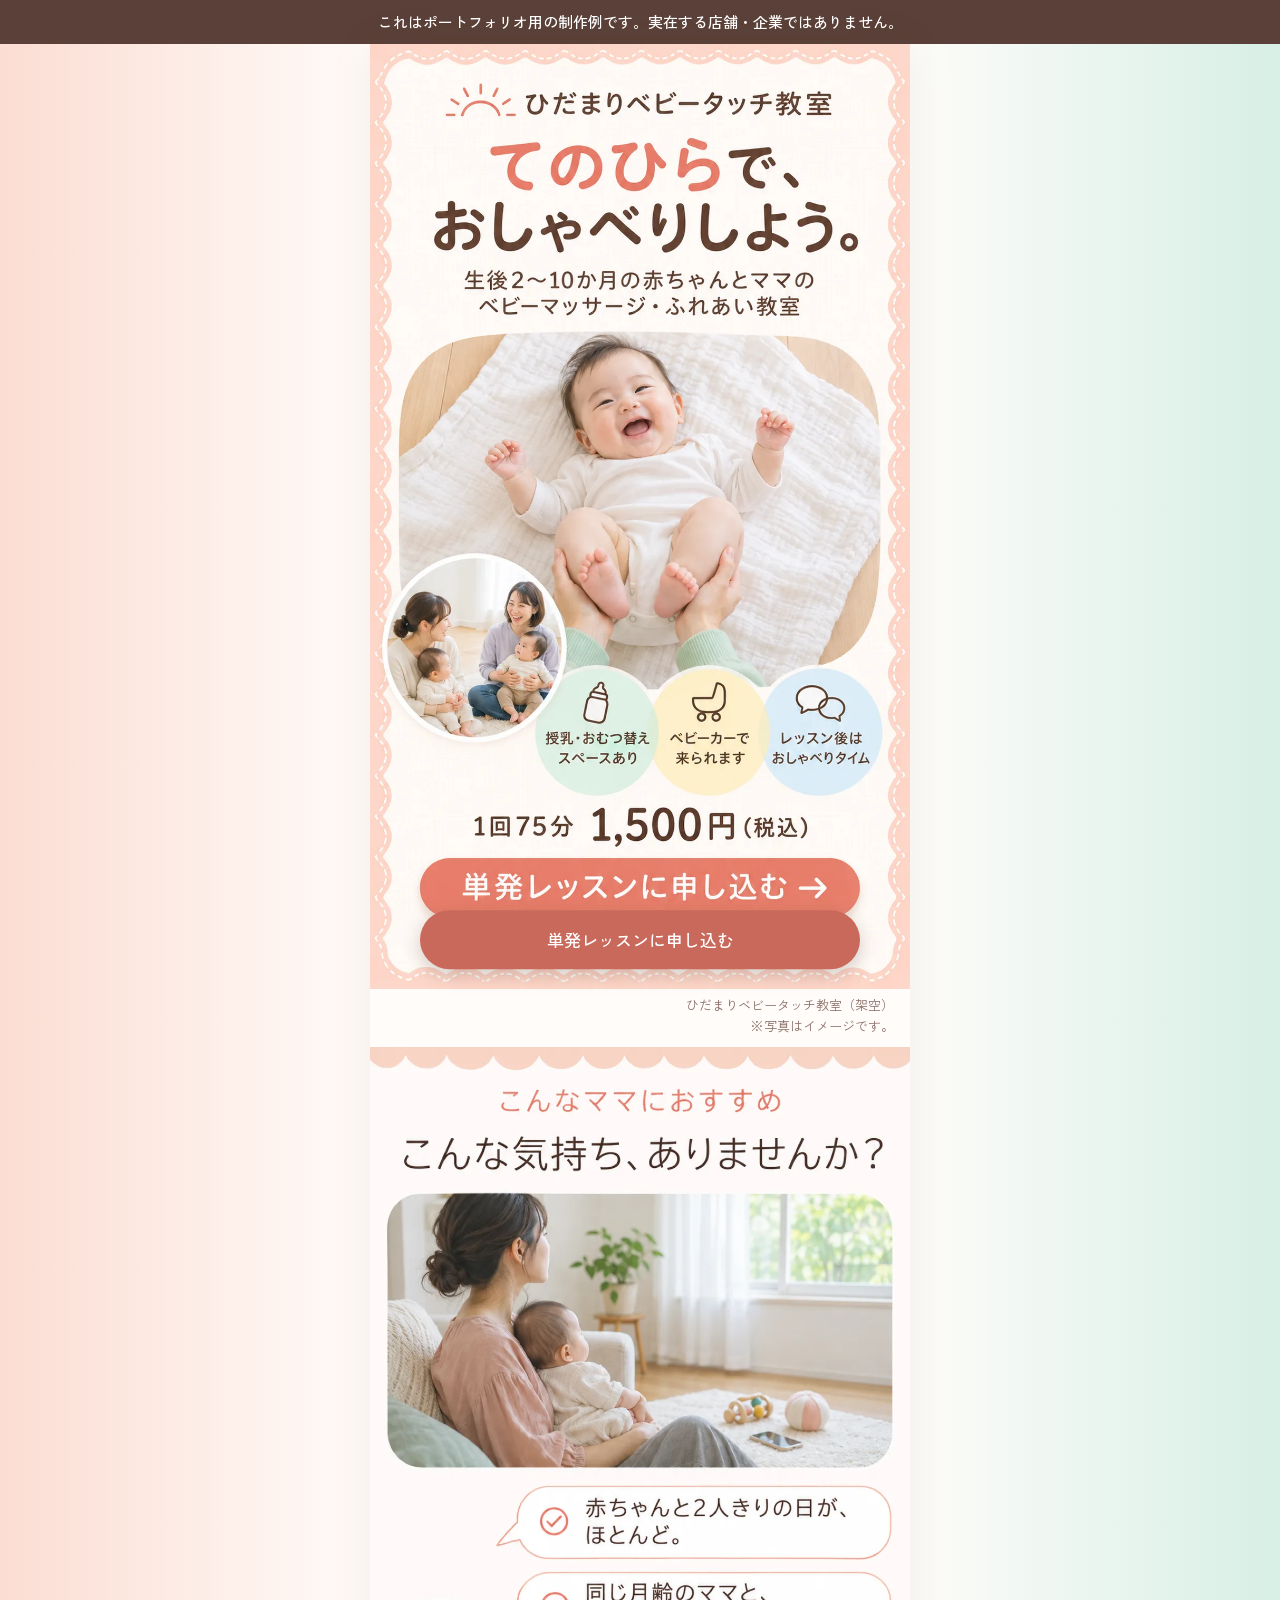
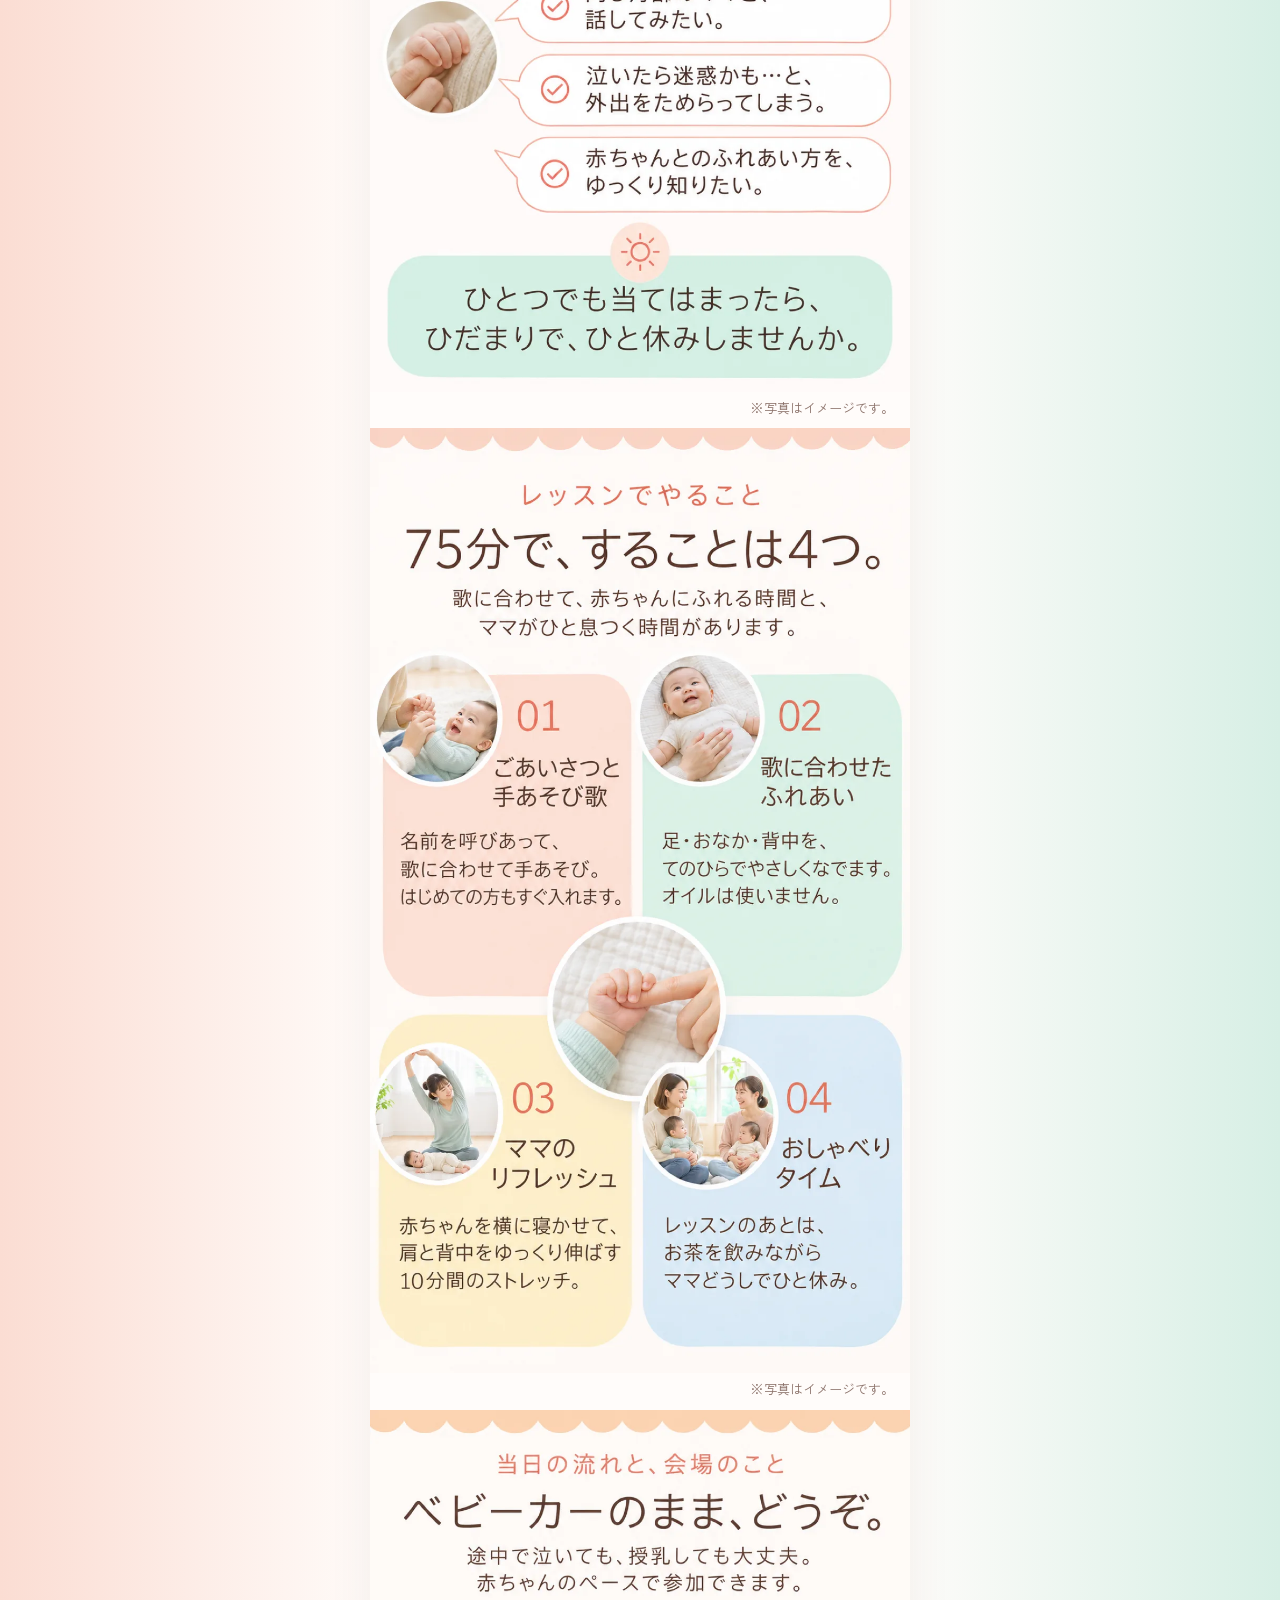
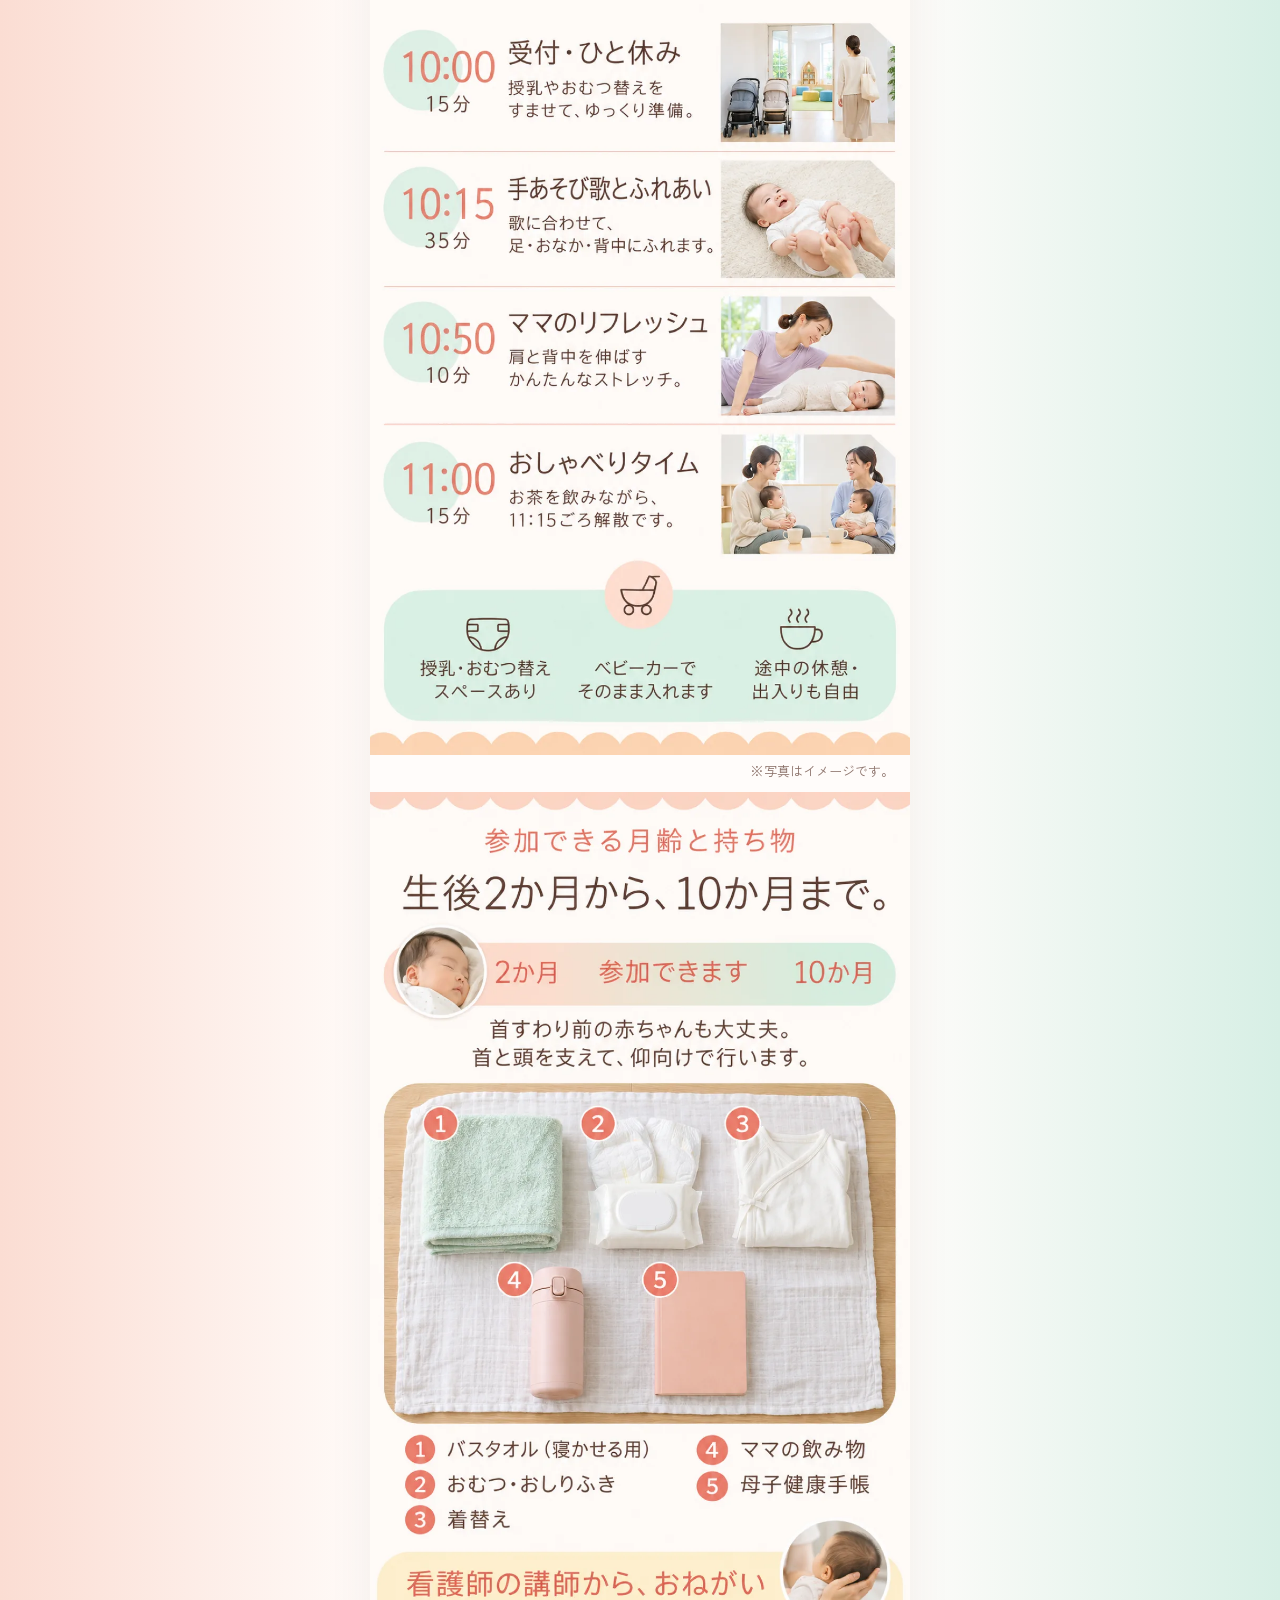
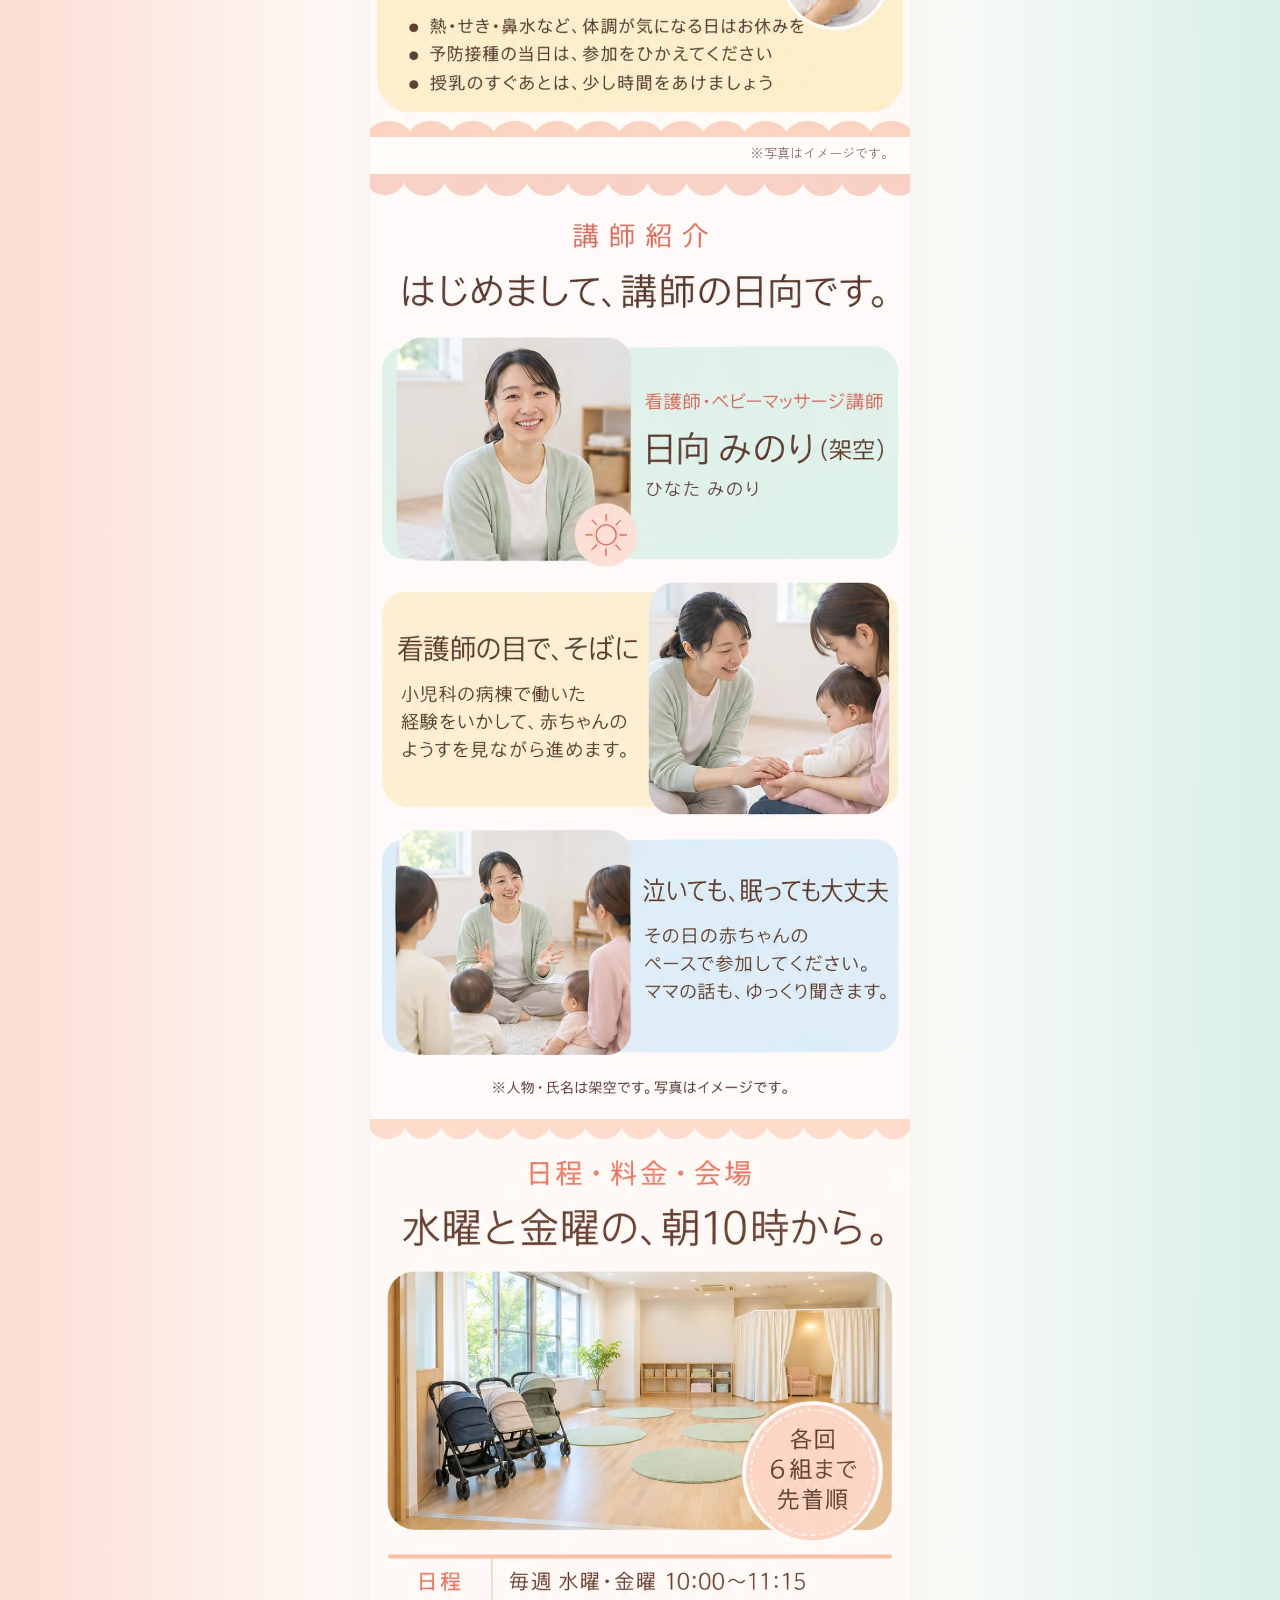
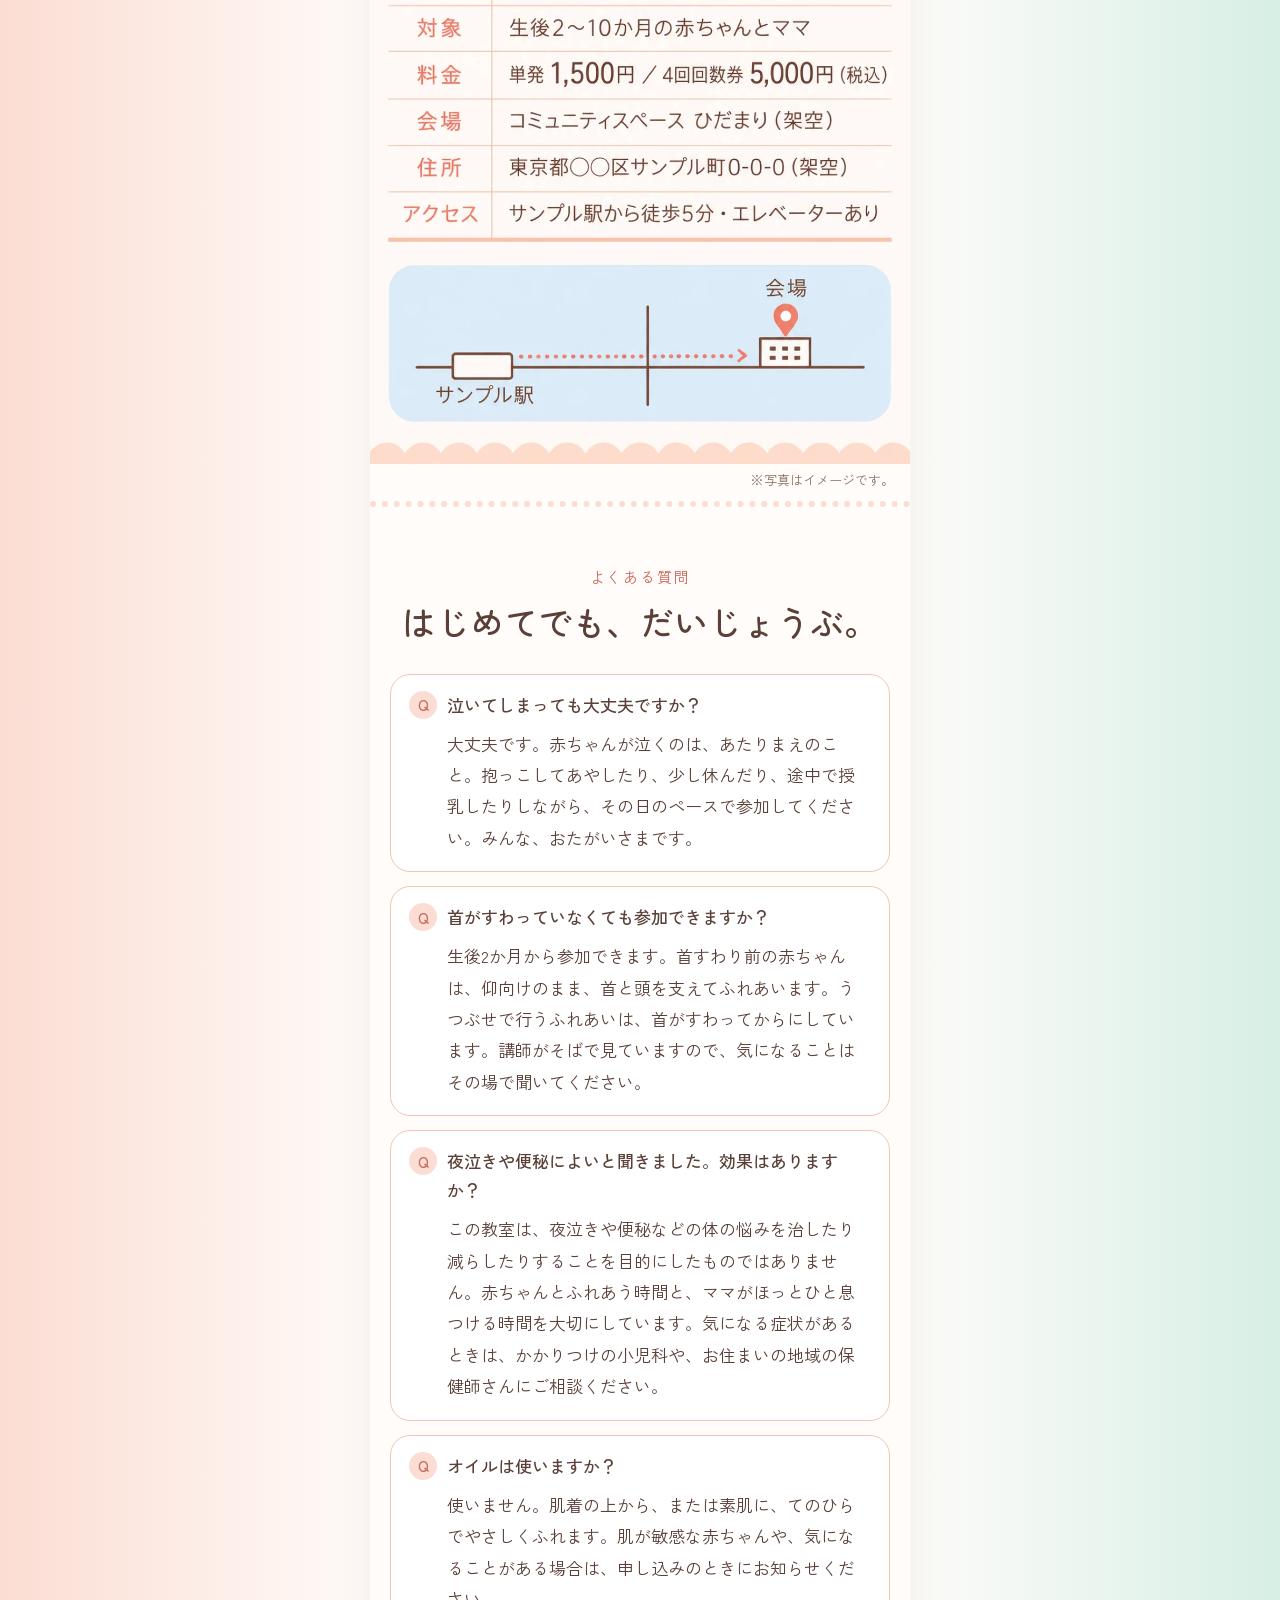
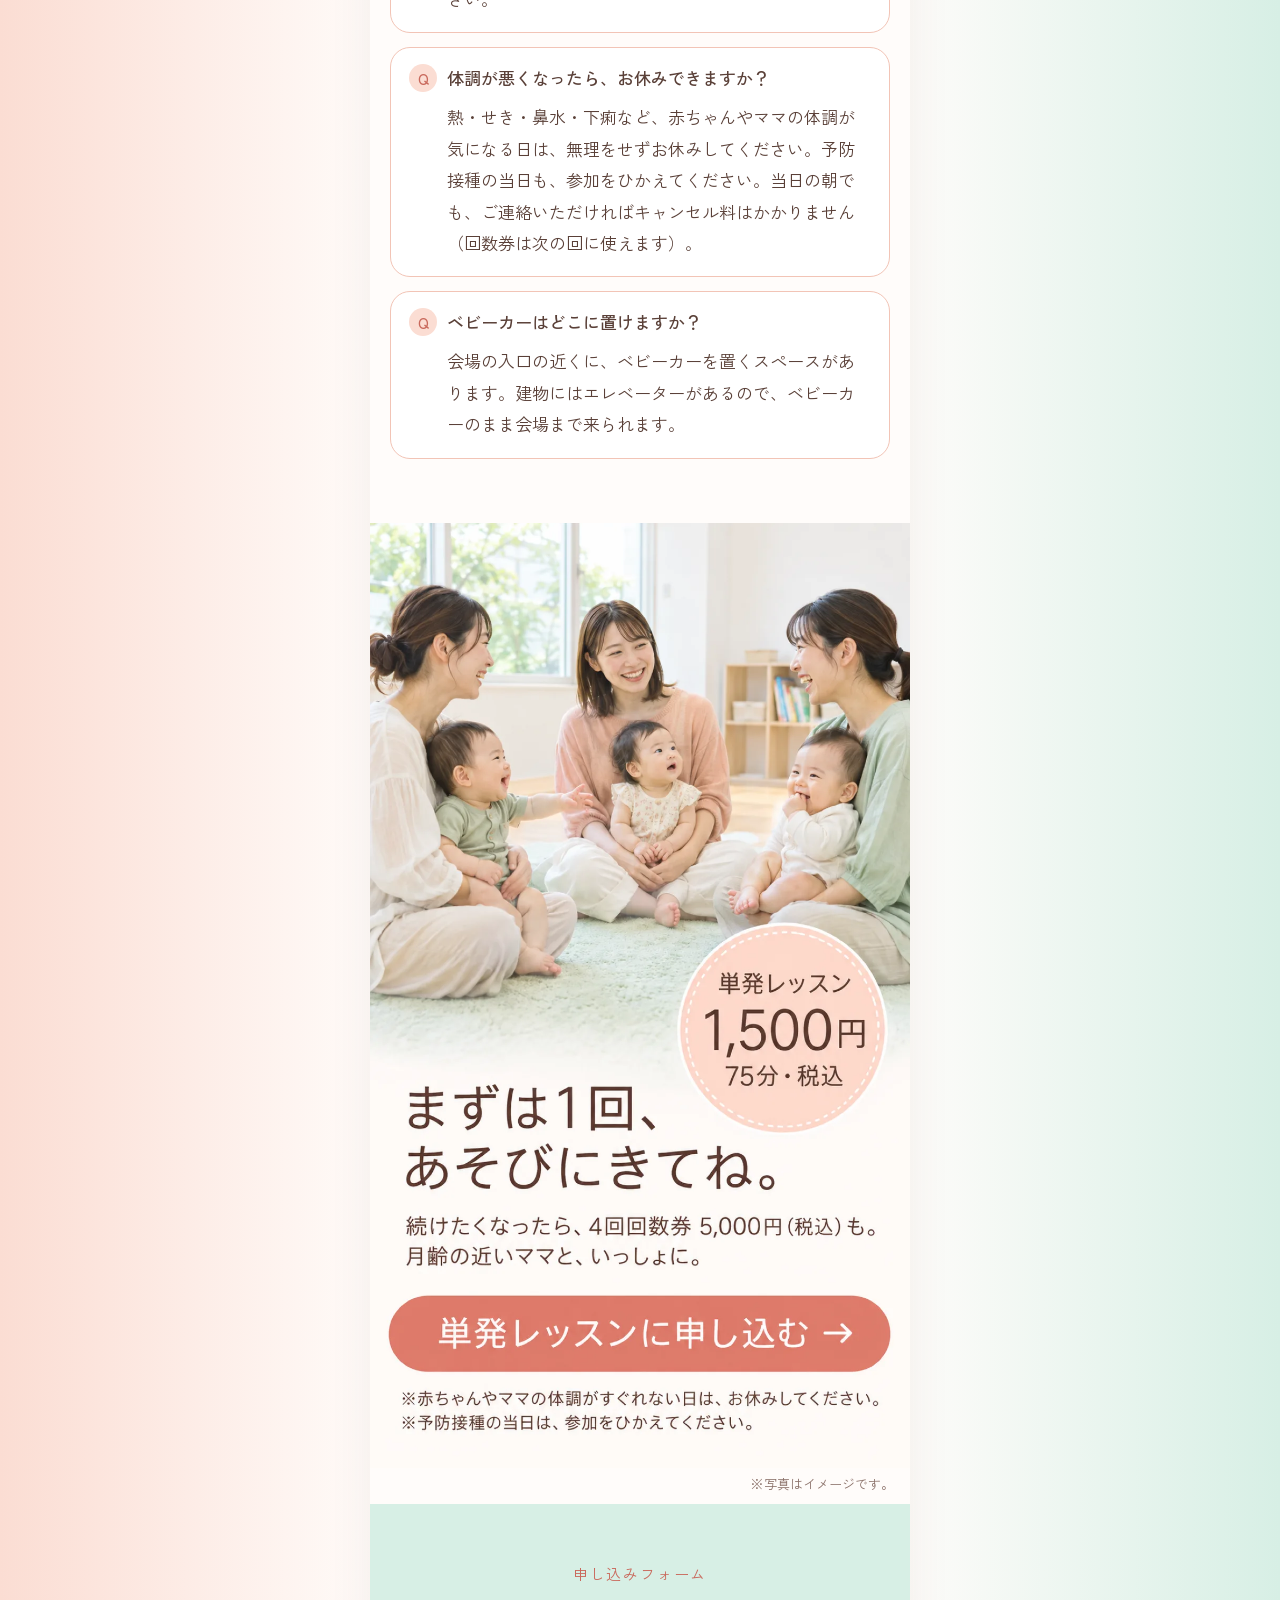
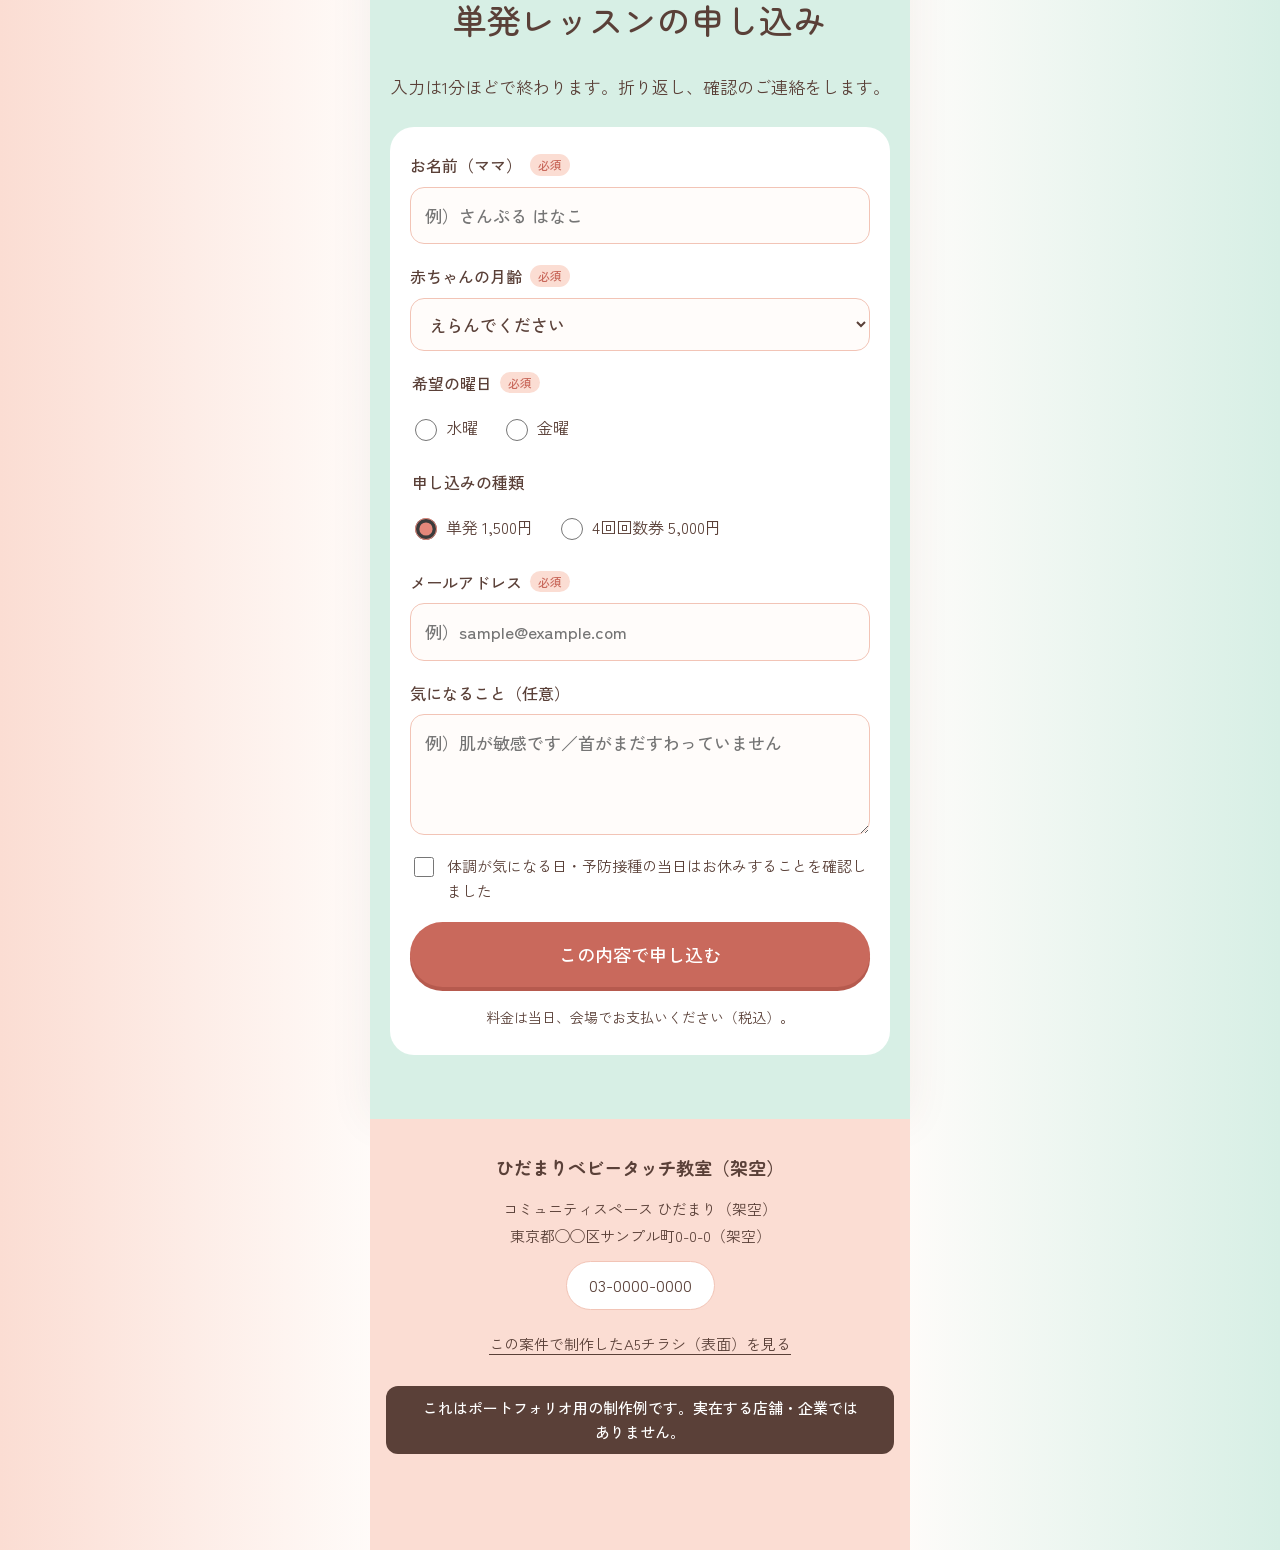
<file: works/hidamari-lp/index.html>
<!doctype html>
<html lang="ja">
<head>
<meta charset="utf-8">
<meta name="viewport" content="width=device-width, initial-scale=1">
<meta name="robots" content="noindex, nofollow">
<title>ひだまりベビータッチ教室（架空）｜0歳のベビーマッサージ・ふれあい教室</title>
<meta name="description" content="生後2〜10か月の赤ちゃんとママのベビーマッサージ・ふれあい教室。1回75分・1,500円。授乳・おむつ替えスペースあり、ベビーカーで来られます。※ポートフォリオ用の制作例です。">
<meta property="og:title" content="ひだまりベビータッチ教室（架空）">
<meta property="og:description" content="0歳の赤ちゃんとママの、ふれあいの時間と、ほっとできる居場所。※ポートフォリオ用の制作例です。">
<meta property="og:type" content="website">
<meta property="og:image" content="images/ogp.png">
<link rel="icon" href="data:image/svg+xml,%3Csvg xmlns='http://www.w3.org/2000/svg' viewBox='0 0 32 32'%3E%3Ccircle cx='16' cy='16' r='16' fill='%23FBDDD3'/%3E%3Cpath d='M8 21a8 8 0 0 1 16 0' fill='none' stroke='%23E5877A' stroke-width='2.5' stroke-linecap='round'/%3E%3C/svg%3E">
<link rel="preconnect" href="https://fonts.googleapis.com">
<link rel="preconnect" href="https://fonts.gstatic.com" crossorigin>
<link href="https://fonts.googleapis.com/css2?family=Zen+Kaku+Gothic+New:wght@400;500&family=Zen+Maru+Gothic:wght@500;700&display=swap" rel="stylesheet">
<link rel="stylesheet" href="style.css">
</head>
<body>

<p class="demo-band" role="note">これはポートフォリオ用の制作例です。<wbr>実在する店舗・企業では<wbr>ありません。</p>

<main>
  <section class="part" id="top" aria-label="ファーストビュー">
    <div class="pic">
      <img src="images/01-fv.webp" width="1024" height="1792" alt="てのひらで、おしゃべりしよう。生後2〜10か月の赤ちゃんとママのベビーマッサージ・ふれあい教室。授乳・おむつ替えスペースあり、ベビーカーで来られます、レッスン後はおしゃべりタイム。1回75分 1,500円（税込）。">
      <a class="hit" href="#apply" style="top:86.8%;height:5.9%;left:9%;width:82%">単発レッスンに申し込む</a>
    </div>
    <p class="cap">ひだまりベビータッチ教室（架空）<br>※写真はイメージです。</p>
  </section>

  <section class="part" aria-label="こんなママにおすすめ">
    <div class="pic"><img loading="lazy" src="images/02-recommend.webp" width="1024" height="1792" alt="こんなママにおすすめ。こんな気持ち、ありませんか？ 赤ちゃんと2人きりの日が、ほとんど。同じ月齢のママと、話してみたい。泣いたら迷惑かも…と、外出をためらってしまう。赤ちゃんとのふれあい方を、ゆっくり知りたい。ひとつでも当てはまったら、ひだまりで、ひと休みしませんか。"></div>
    <p class="cap">※写真はイメージです。</p>
  </section>

  <section class="part" aria-label="レッスンでやること">
    <div class="pic"><img loading="lazy" src="images/03-offer.webp" width="1024" height="1792" alt="レッスンでやること。75分で、することは4つ。01 ごあいさつと手あそび歌。02 歌に合わせたふれあい（足・おなか・背中を、てのひらでやさしくなでます。オイルは使いません）。03 ママのリフレッシュ（10分間のストレッチ）。04 おしゃべりタイム。"></div>
    <p class="cap">※写真はイメージです。</p>
  </section>

  <section class="part" aria-label="当日の流れと会場のこと">
    <div class="pic"><img loading="lazy" src="images/04-flow.webp" width="1024" height="1792" alt="当日の流れと、会場のこと。ベビーカーのまま、どうぞ。途中で泣いても、授乳しても大丈夫。10:00 受付・ひと休み（15分）、10:15 手あそび歌とふれあい（35分）、10:50 ママのリフレッシュ（10分）、11:00 おしゃべりタイム（15分）、11:15ごろ解散。授乳・おむつ替えスペースあり、ベビーカーでそのまま入れます、途中の休憩・出入りも自由。"></div>
    <p class="cap">※写真はイメージです。</p>
  </section>

  <section class="part" aria-label="参加できる月齢と持ち物">
    <div class="pic"><img loading="lazy" src="images/05-age.webp" width="1024" height="1792" alt="参加できる月齢と持ち物。生後2か月から、10か月まで。首すわり前の赤ちゃんも大丈夫。首と頭を支えて、仰向けで行います。持ち物：1 バスタオル（寝かせる用）、2 おむつ・おしりふき、3 着替え、4 ママの飲み物、5 母子健康手帳。看護師の講師から、おねがい：熱・せき・鼻水など、体調が気になる日はお休みを。予防接種の当日は、参加をひかえてください。授乳のすぐあとは、少し時間をあけましょう。"></div>
    <p class="cap">※写真はイメージです。</p>
  </section>

  <section class="part" aria-label="講師紹介">
    <div class="pic"><img loading="lazy" src="images/06-teacher.webp" width="1024" height="1792" alt="講師紹介。はじめまして、講師の日向です。看護師・ベビーマッサージ講師 日向 みのり（架空）。看護師の目で、そばに。泣いても、眠っても大丈夫。※人物・氏名は架空です。写真はイメージです。"></div>
  </section>

  <section class="part" aria-label="日程・料金・会場">
    <div class="pic">
      <img loading="lazy" src="images/07-schedule.webp" width="1024" height="1792" alt="日程・料金・会場。水曜と金曜の、朝10時から。各回6組まで・先着順。日程：毎週 水曜・金曜 10:00〜11:15。対象：生後2〜10か月の赤ちゃんとママ。料金：単発 1,500円／4回回数券 5,000円（税込）。会場：コミュニティスペース ひだまり（架空）。住所：東京都◯◯区サンプル町0-0-0（架空）。アクセス：サンプル駅から徒歩5分・エレベーターあり。">
      <button type="button" class="hit demo" data-msg="制作例のため、地図は開けません。" style="top:79%;height:17%;left:3%;width:94%">地図を開く</button>
    </div>
    <p class="cap">※写真はイメージです。</p>
  </section>

  <section class="faq" id="faq" aria-labelledby="faq-h">
    <p class="label">よくある質問</p>
    <h2 id="faq-h">はじめてでも、<wbr>だいじょうぶ。</h2>
    <div class="qa-list">
      <div class="qa">
        <p class="qq"><span class="q">Q</span>泣いてしまっても大丈夫ですか？</p>
        <p>大丈夫です。赤ちゃんが泣くのは、あたりまえのこと。抱っこしてあやしたり、少し休んだり、途中で授乳したりしながら、その日のペースで参加してください。みんな、おたがいさまです。</p>
      </div>
      <div class="qa">
        <p class="qq"><span class="q">Q</span>首がすわっていなくても参加できますか？</p>
        <p>生後2か月から参加できます。首すわり前の赤ちゃんは、仰向けのまま、首と頭を支えてふれあいます。うつぶせで行うふれあいは、首がすわってからにしています。講師がそばで見ていますので、気になることはその場で聞いてください。</p>
      </div>
      <div class="qa">
        <p class="qq"><span class="q">Q</span>夜泣きや便秘によいと聞きました。効果はありますか？</p>
        <p>この教室は、夜泣きや便秘などの体の悩みを治したり減らしたりすることを目的にしたものではありません。赤ちゃんとふれあう時間と、ママがほっとひと息つける時間を大切にしています。気になる症状があるときは、かかりつけの小児科や、お住まいの地域の保健師さんにご相談ください。</p>
      </div>
      <div class="qa">
        <p class="qq"><span class="q">Q</span>オイルは使いますか？</p>
        <p>使いません。肌着の上から、または素肌に、てのひらでやさしくふれます。肌が敏感な赤ちゃんや、気になることがある場合は、申し込みのときにお知らせください。</p>
      </div>
      <div class="qa">
        <p class="qq"><span class="q">Q</span>体調が悪くなったら、お休みできますか？</p>
        <p>熱・せき・鼻水・下痢など、赤ちゃんやママの体調が気になる日は、無理をせずお休みしてください。予防接種の当日も、参加をひかえてください。当日の朝でも、ご連絡いただければキャンセル料はかかりません（回数券は次の回に使えます）。</p>
      </div>
      <div class="qa">
        <p class="qq"><span class="q">Q</span>ベビーカーはどこに置けますか？</p>
        <p>会場の入口の近くに、ベビーカーを置くスペースがあります。建物にはエレベーターがあるので、ベビーカーのまま会場まで来られます。</p>
      </div>
    </div>
  </section>

  <section class="part" aria-label="申し込み">
    <div class="pic">
      <img loading="lazy" src="images/08-cta.webp" width="1024" height="1792" alt="まずは1回、あそびにきてね。単発レッスン 1,500円（75分・税込）。続けたくなったら、4回回数券 5,000円（税込）も。※赤ちゃんやママの体調がすぐれない日は、お休みしてください。※予防接種の当日は、参加をひかえてください。">
      <a class="hit" href="#apply" style="top:84.6%;height:6.6%;left:3.5%;width:93%">単発レッスンに申し込む</a>
    </div>
    <p class="cap">※写真はイメージです。</p>
  </section>

  <section class="apply" id="apply" aria-labelledby="apply-h">
    <p class="label">申し込みフォーム</p>
    <h2 id="apply-h">単発レッスンの<wbr>申し込み</h2>
    <p class="lead">入力は1分ほどで終わります。折り返し、確認のご連絡をします。</p>
    <form id="form" novalidate>
      <label>お名前（ママ）<span class="req">必須</span>
        <input type="text" name="name" autocomplete="name" placeholder="例）さんぷる はなこ">
      </label>
      <label>赤ちゃんの月齢<span class="req">必須</span>
        <select name="age">
          <option value="">えらんでください</option>
          <option>生後2か月</option><option>生後3か月</option><option>生後4か月</option>
          <option>生後5か月</option><option>生後6か月</option><option>生後7か月</option>
          <option>生後8か月</option><option>生後9か月</option><option>生後10か月</option>
        </select>
      </label>
      <fieldset>
        <legend>希望の曜日<span class="req">必須</span></legend>
        <label class="radio"><input type="radio" name="day" value="水曜"> 水曜</label>
        <label class="radio"><input type="radio" name="day" value="金曜"> 金曜</label>
      </fieldset>
      <fieldset>
        <legend>申し込みの種類</legend>
        <label class="radio"><input type="radio" name="plan" value="単発" checked> 単発 1,500円</label>
        <label class="radio"><input type="radio" name="plan" value="回数券"> 4回回数券 5,000円</label>
      </fieldset>
      <label>メールアドレス<span class="req">必須</span>
        <input type="email" name="mail" autocomplete="email" placeholder="例）sample@example.com">
      </label>
      <label>気になること（任意）
        <textarea name="note" rows="3" placeholder="例）肌が敏感です／首がまだすわっていません"></textarea>
      </label>
      <label class="check"><input type="checkbox" name="ok"> 体調が気になる日・予防接種の当日はお休みすることを確認しました</label>
      <button type="submit" class="btn">この内容で申し込む</button>
      <p class="small">料金は当日、会場でお支払いください（税込）。</p>
    </form>
  </section>
</main>

<footer>
  <p class="biz">ひだまりベビータッチ教室（架空）</p>
  <p>コミュニティスペース ひだまり（架空）<br>東京都◯◯区サンプル町0-0-0（架空）</p>
  <p><button type="button" class="tel demo" data-msg="制作例のため、電話はかけられません。">03-0000-0000</button></p>
  <p><a class="flyer-link" href="flyer.html">この案件で制作したA5チラシ（表面）を見る</a></p>
  <p class="demo-band foot" role="note">これはポートフォリオ用の制作例です。<wbr>実在する店舗・企業では<wbr>ありません。</p>
</footer>

<a class="float" href="#apply" aria-label="単発レッスンに申し込む">単発レッスンに申し込む</a>
<div class="toast" role="status" aria-live="polite"></div>

<script src="main.js"></script>
</body>
</html>
</file>
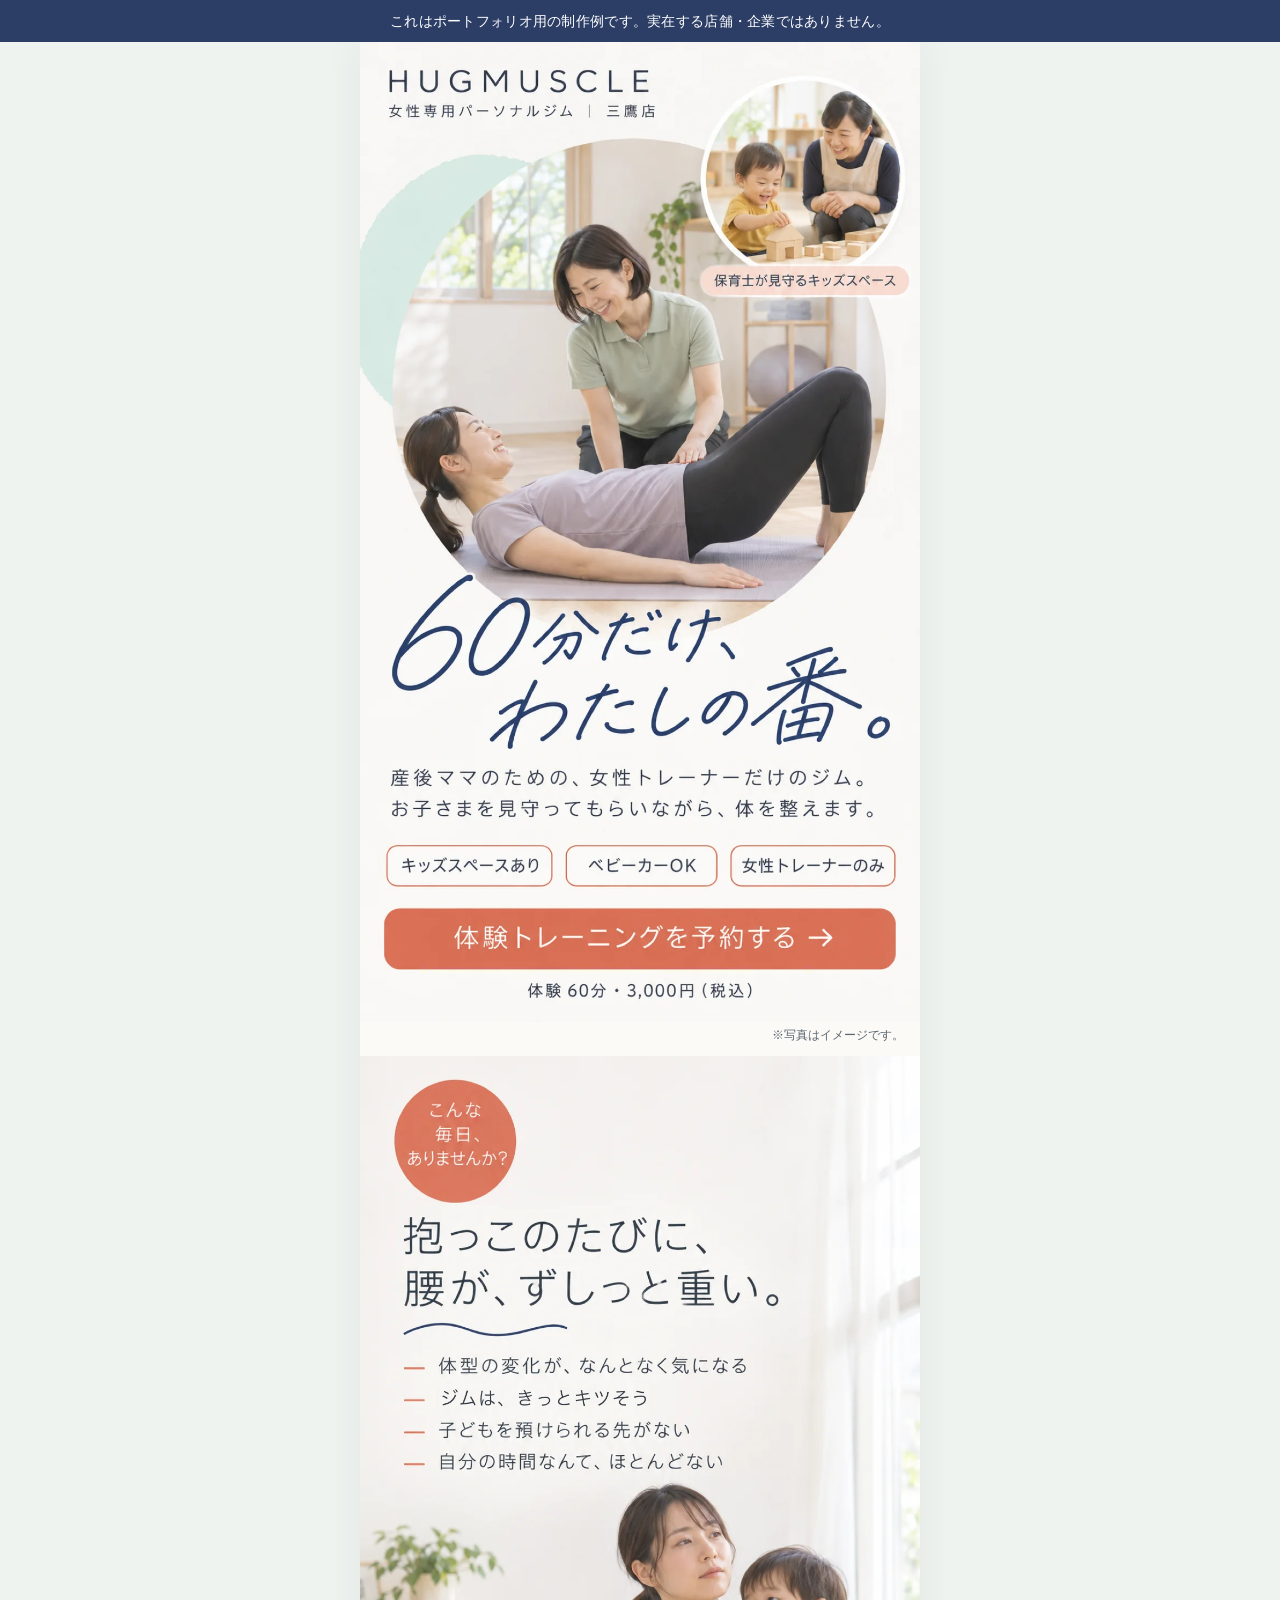
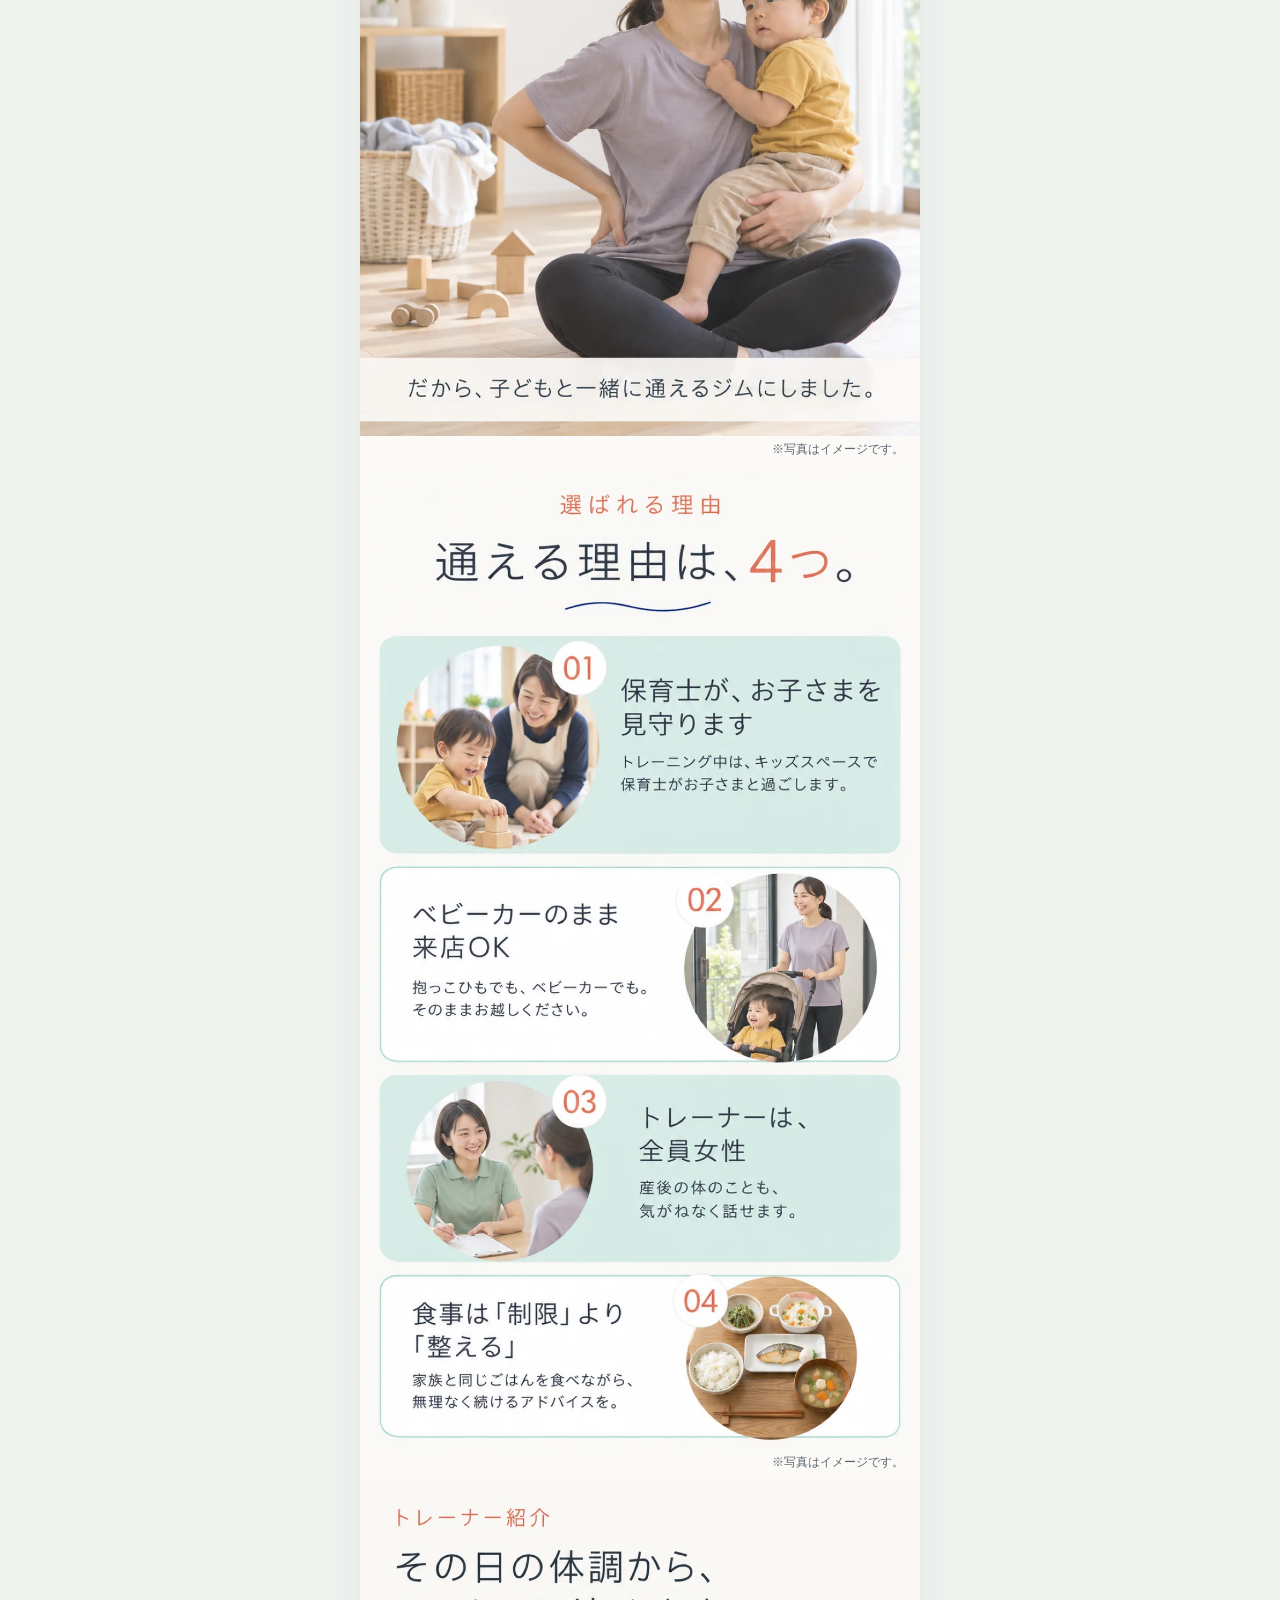
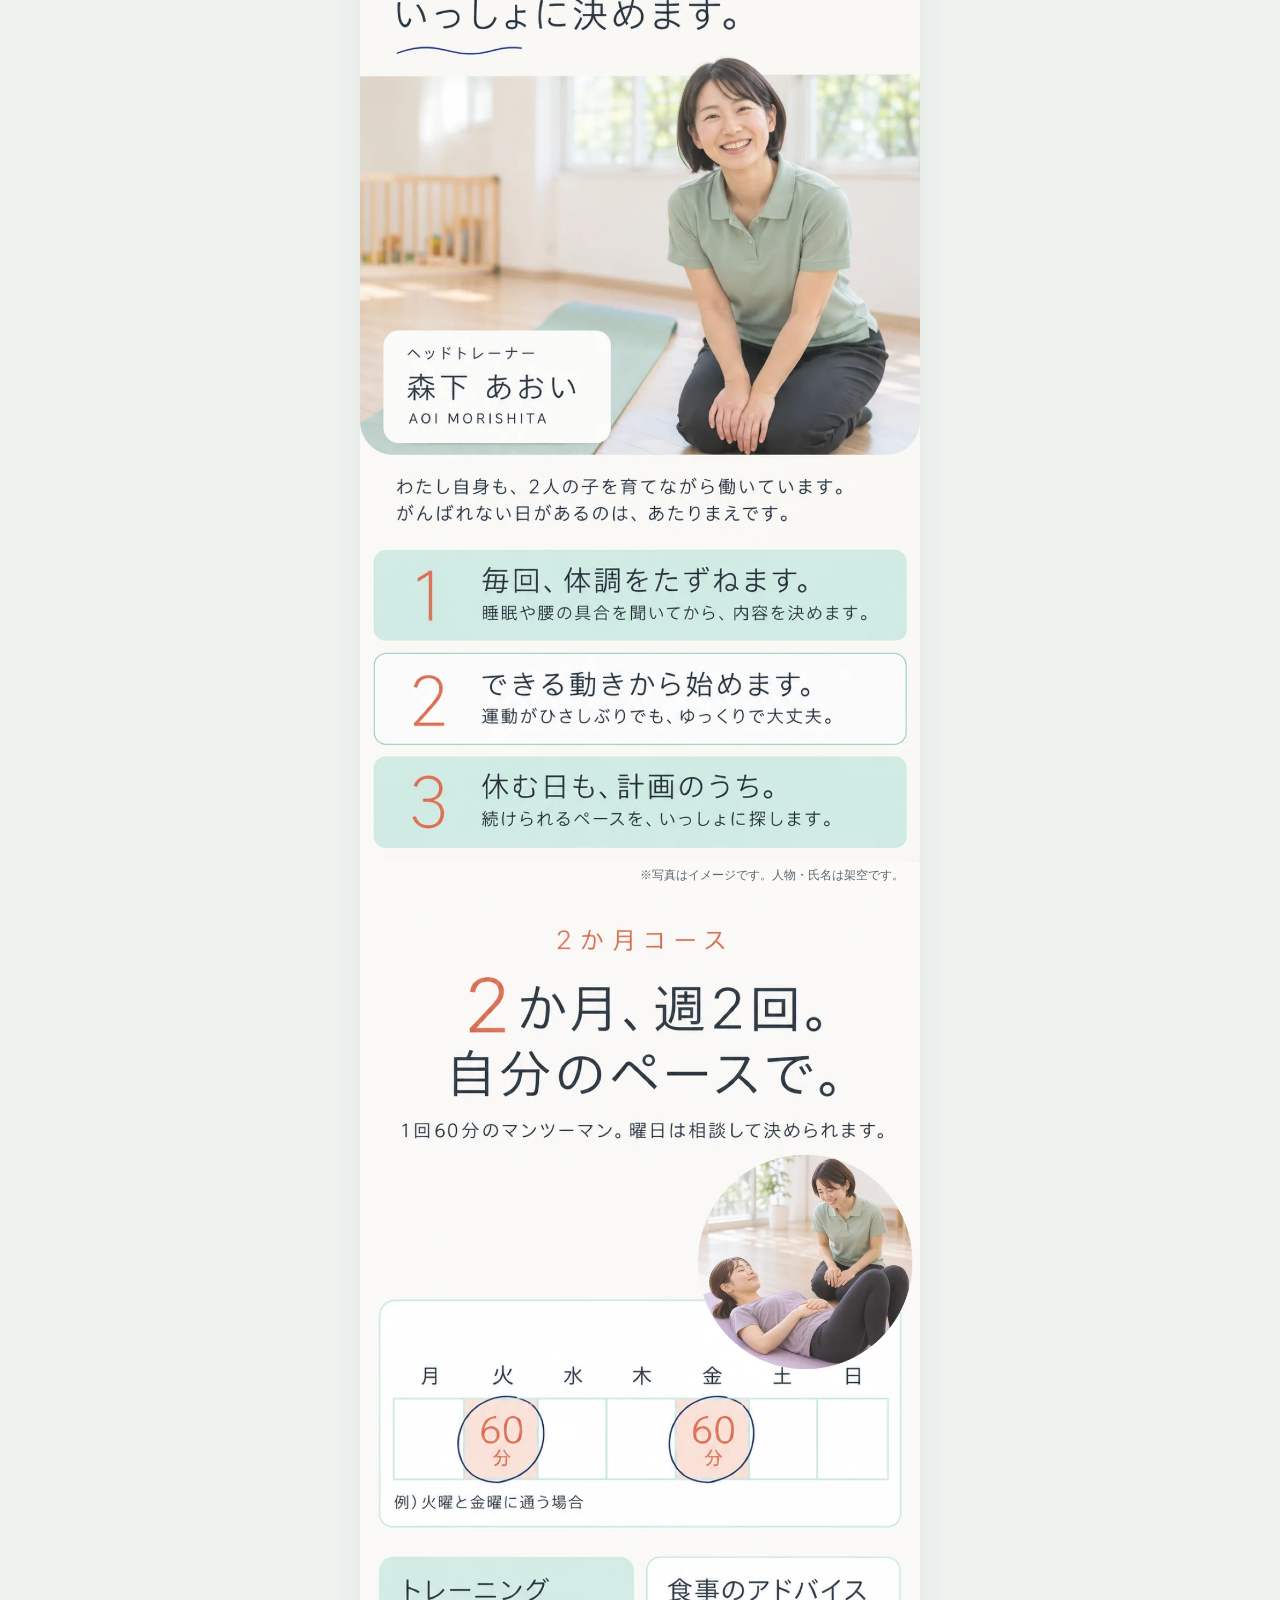
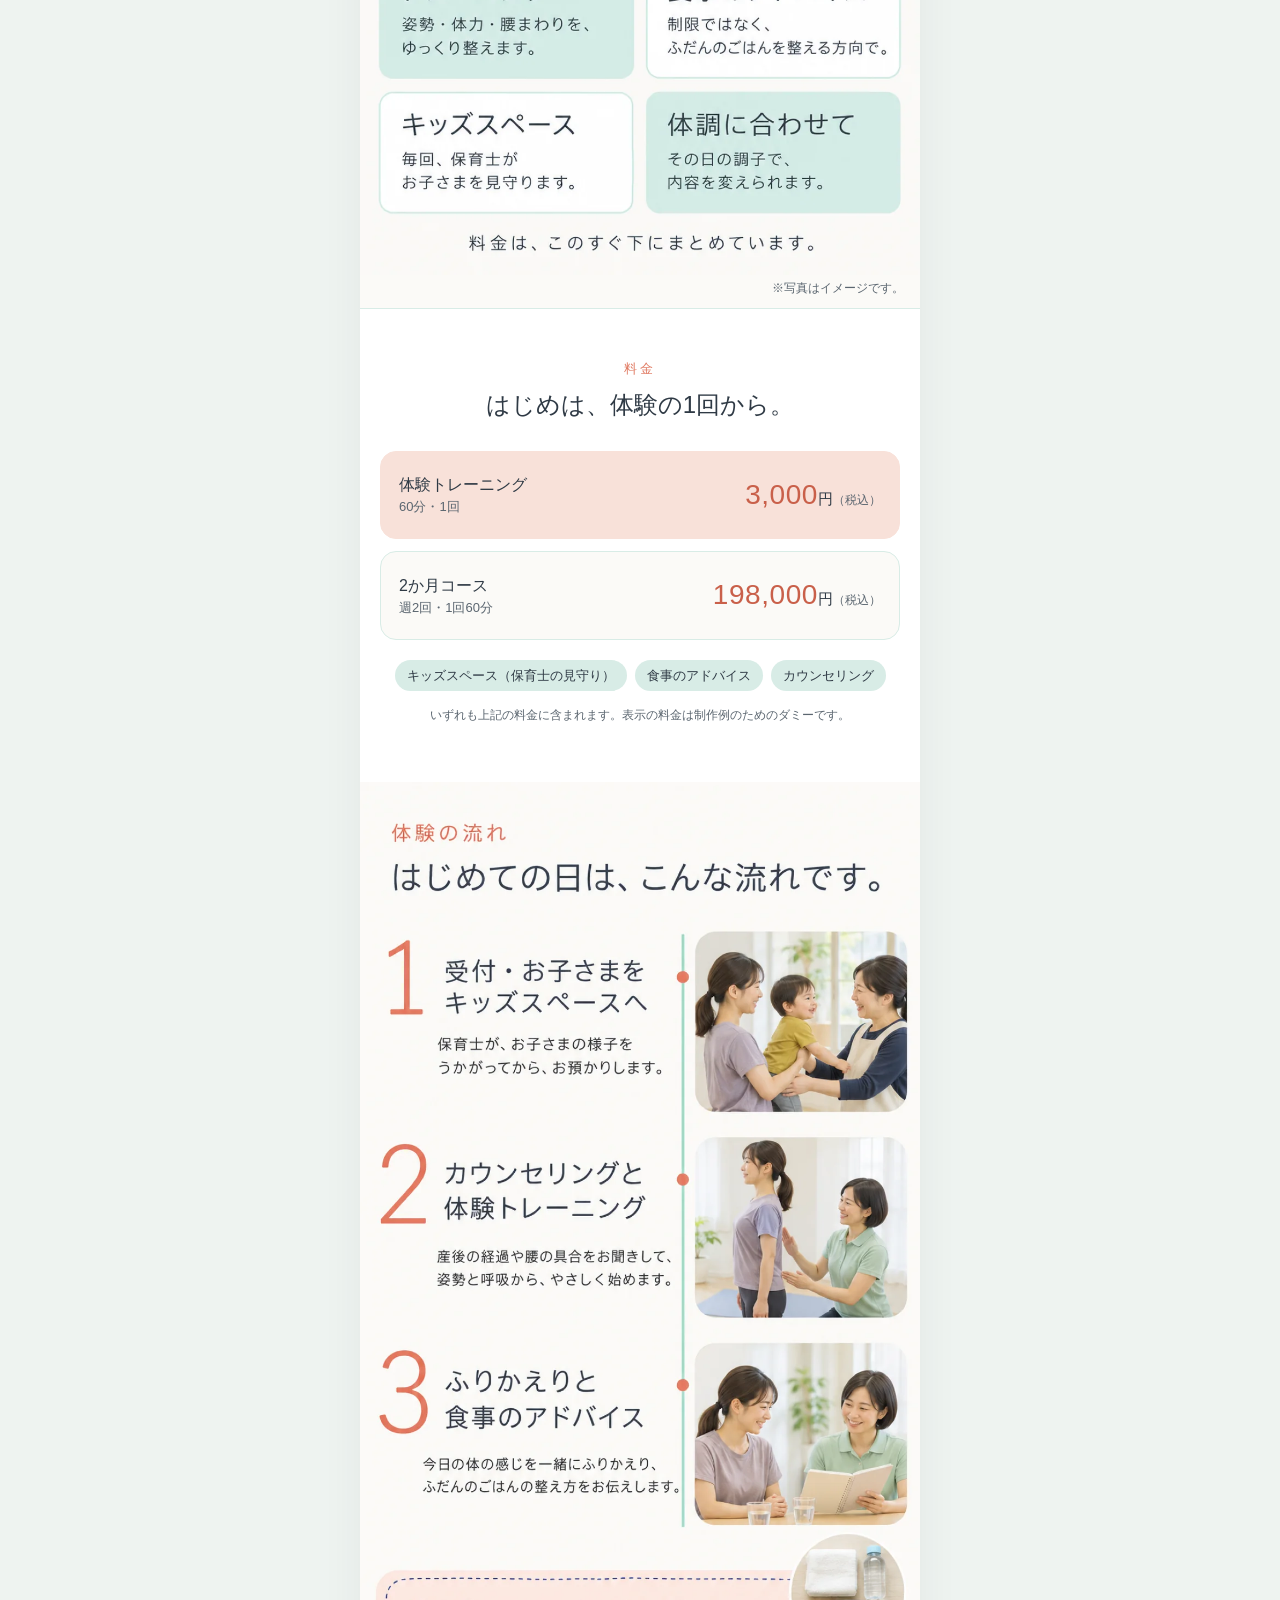
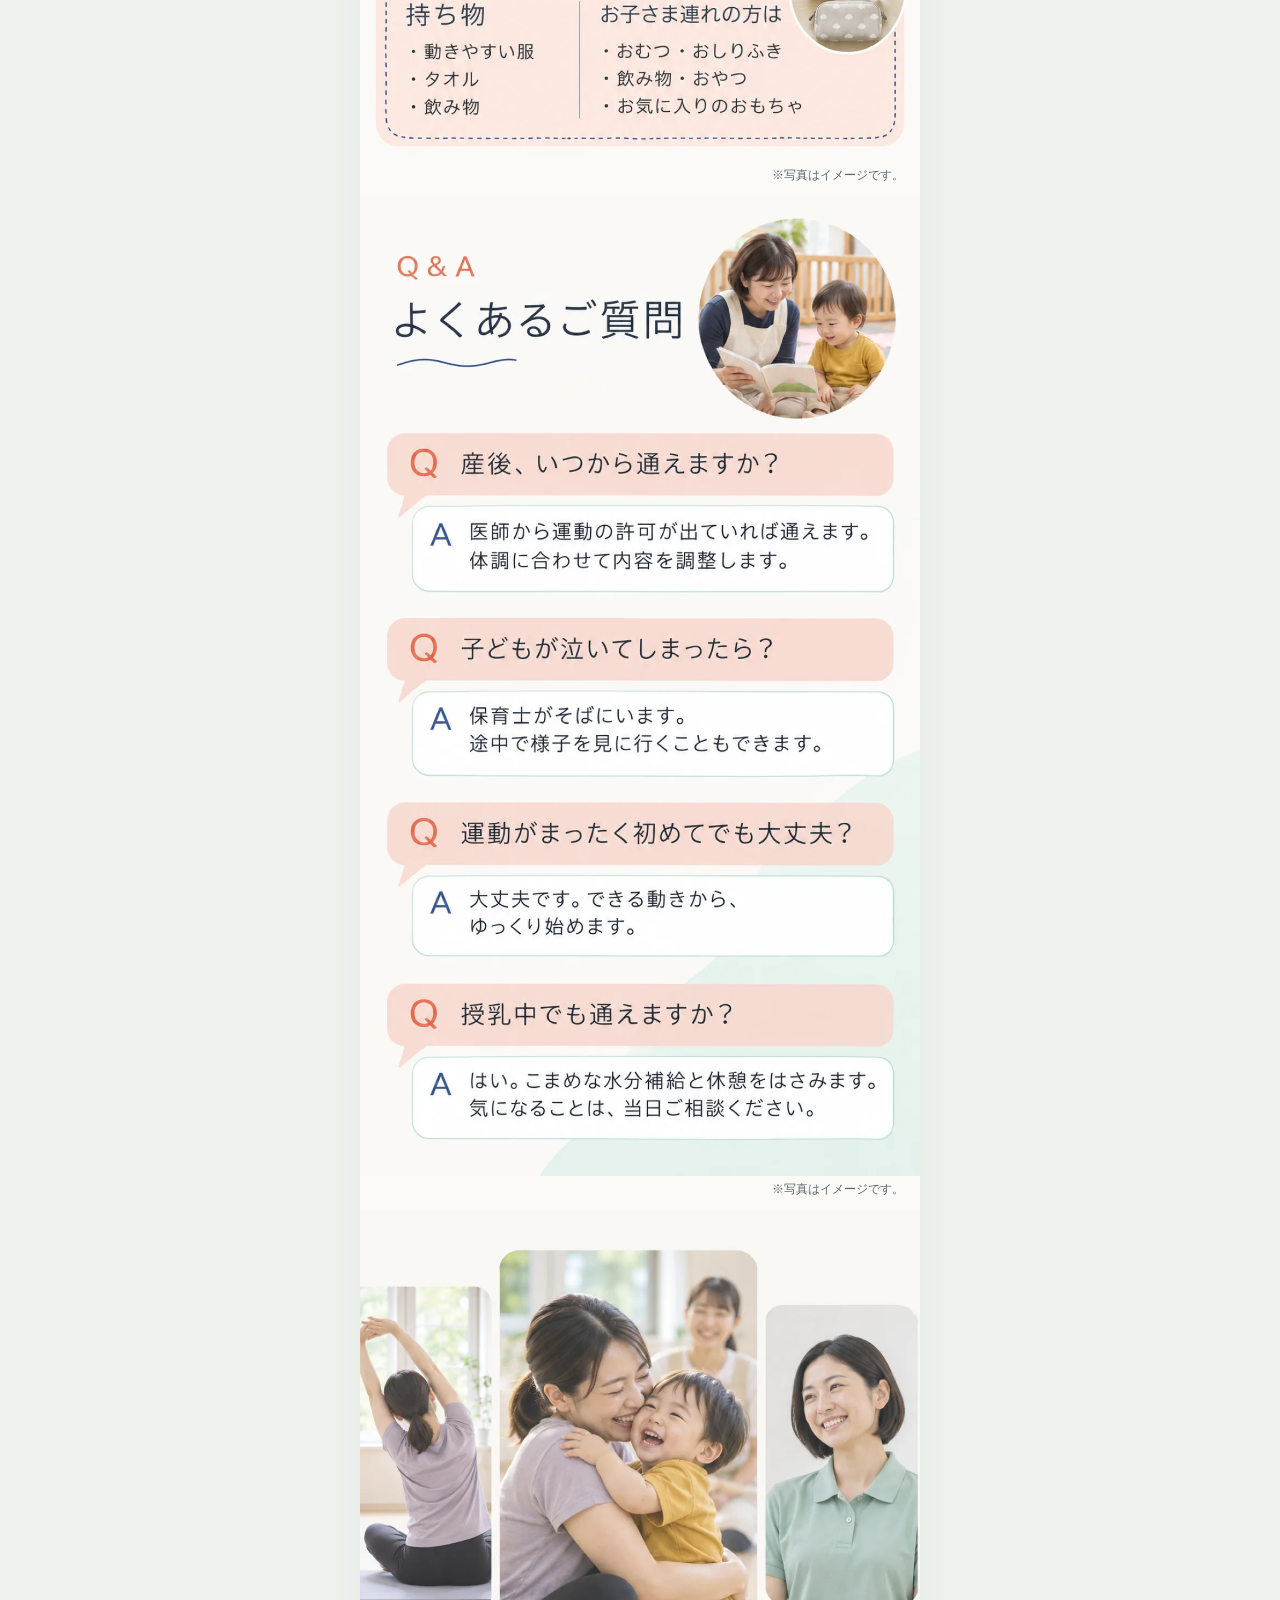
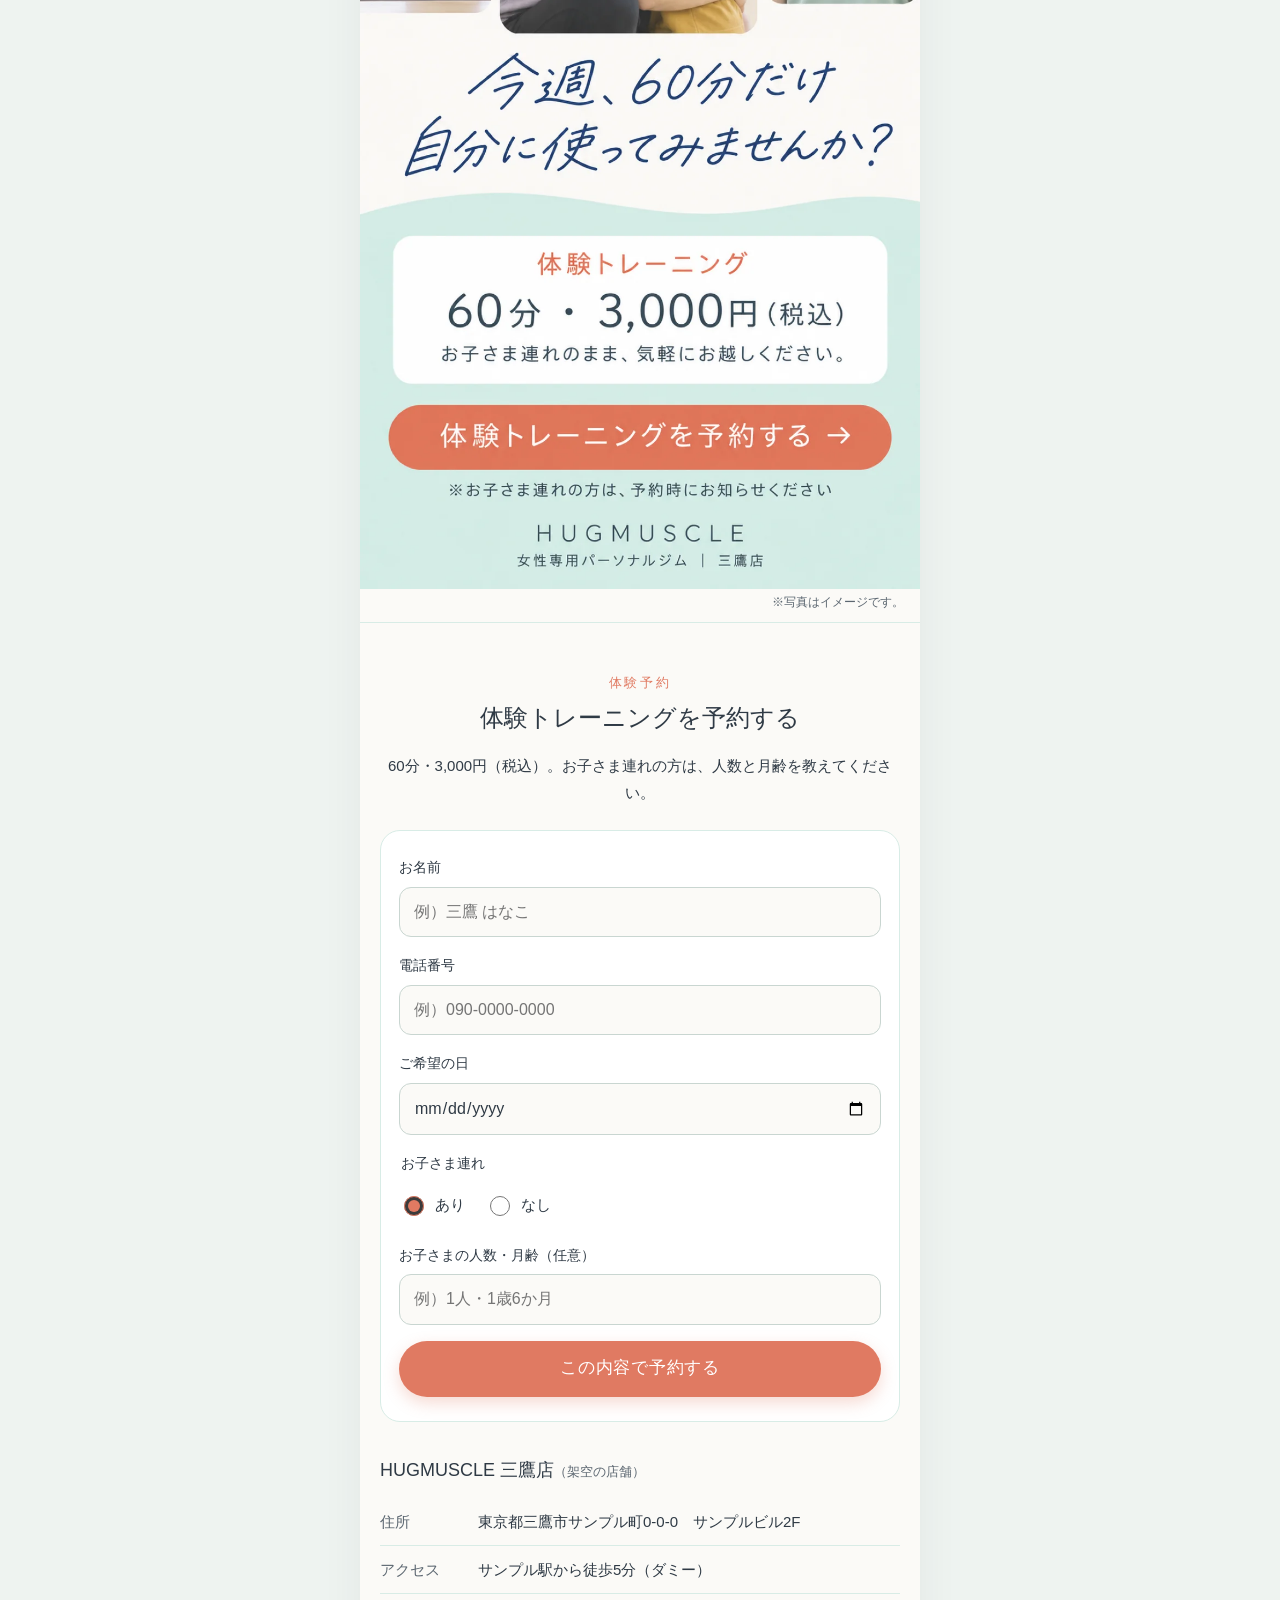
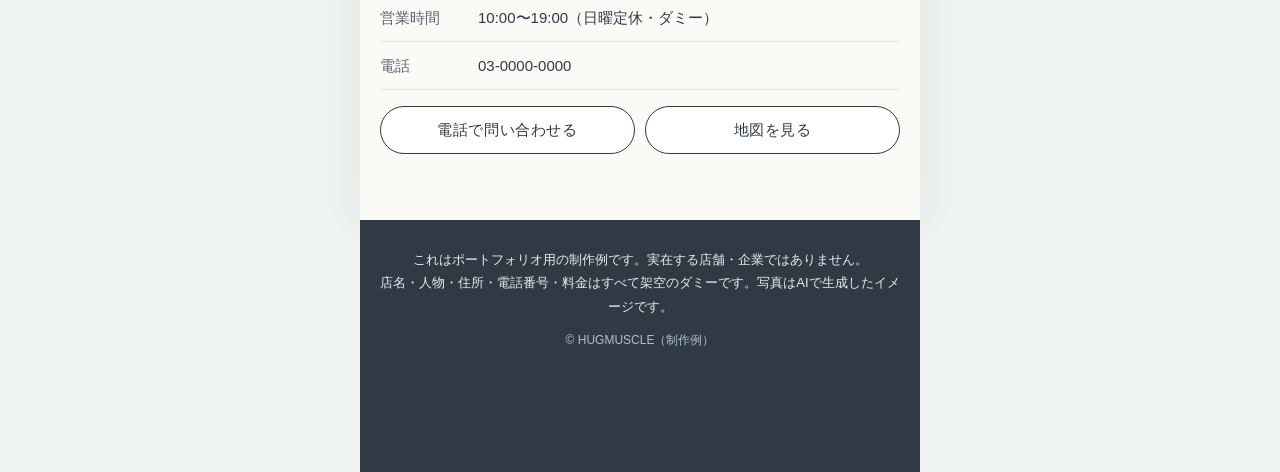
<file: works/hugmuscle-lp/index.html>
<!doctype html>
<html lang="ja">
<head>
<meta charset="utf-8">
<meta name="viewport" content="width=device-width, initial-scale=1">
<meta name="robots" content="noindex, nofollow">
<title>HUGMUSCLE 三鷹店｜子連れで通える女性専用パーソナルジム（制作例）</title>
<meta name="description" content="【ポートフォリオ用の制作例・架空の店舗】産後ママのための女性専用パーソナルジム。保育士が見守るキッズスペースあり。体験トレーニング60分・3,000円（税込）。">
<meta property="og:type" content="website">
<meta property="og:title" content="HUGMUSCLE 三鷹店（制作例）">
<meta property="og:description" content="ポートフォリオ用の制作例です。実在する店舗・企業ではありません。">
<meta property="og:image" content="images/thumb.png">
<meta name="twitter:card" content="summary_large_image">
<meta name="theme-color" content="#FBFAF7">
<link rel="icon" href="data:image/svg+xml,%3Csvg xmlns='http://www.w3.org/2000/svg' viewBox='0 0 64 64'%3E%3Ccircle cx='26' cy='34' r='20' fill='%23D8ECE6'/%3E%3Ccircle cx='42' cy='24' r='12' fill='%23E07A62'/%3E%3C/svg%3E">
<link rel="stylesheet" href="style.css">
</head>
<body>

<div class="pf-band" role="note">これはポートフォリオ用の制作例です。実在する店舗・企業ではありません。</div>

<main class="lp">

  <section class="part" id="fv" aria-label="ファーストビュー">
    <div class="shot">
      <img src="images/01-fv.webp" width="1024" height="1792" alt="HUGMUSCLE 三鷹店 女性専用パーソナルジム。60分だけ、わたしの番。産後ママのための、女性トレーナーだけのジム。お子さまを見守ってもらいながら、体を整えます。キッズスペースあり／ベビーカーOK／女性トレーナーのみ。体験 60分・3,000円（税込）" fetchpriority="high">
      <a class="hit" href="#reserve" style="top:88.4%;height:6.2%;left:4.3%;width:91.2%">体験トレーニングを予約する</a>
    </div>
    <p class="note">※写真はイメージです。</p>
  </section>

  <section class="part" id="pain" aria-label="こんな毎日、ありませんか？">
    <div class="shot">
      <img src="images/02-pain.webp" width="1024" height="1792" loading="lazy" alt="こんな毎日、ありませんか？ 抱っこのたびに、腰が、ずしっと重い。体型の変化が、なんとなく気になる。ジムは、きっとキツそう。子どもを預けられる先がない。自分の時間なんて、ほとんどない。だから、子どもと一緒に通えるジムにしました。">
    </div>
    <p class="note">※写真はイメージです。</p>
  </section>

  <section class="part" id="reason" aria-label="選ばれる理由">
    <div class="shot">
      <img src="images/03-reason.webp" width="1024" height="1792" loading="lazy" alt="選ばれる理由。通える理由は、4つ。01 保育士が、お子さまを見守ります。02 ベビーカーのまま来店OK。03 トレーナーは、全員女性。04 食事は「制限」より「整える」。">
    </div>
    <p class="note">※写真はイメージです。</p>
  </section>

  <section class="part" id="trainer" aria-label="トレーナー紹介">
    <div class="shot">
      <img src="images/04-trainer.webp" width="1024" height="1792" loading="lazy" alt="トレーナー紹介。その日の体調から、いっしょに決めます。ヘッドトレーナー 森下 あおい（架空の人物）。1 毎回、体調をたずねます。2 できる動きから始めます。3 休む日も、計画のうち。">
    </div>
    <p class="note">※写真はイメージです。人物・氏名は架空です。</p>
  </section>

  <section class="part" id="course" aria-label="2か月コース">
    <div class="shot">
      <img src="images/05-course.webp" width="1024" height="1792" loading="lazy" alt="2か月コース。2か月、週2回。自分のペースで。1回60分のマンツーマン。曜日は相談して決められます。例：火曜と金曜に通う場合。トレーニング／食事のアドバイス／キッズスペース／体調に合わせて。">
    </div>
    <p class="note">※写真はイメージです。</p>

    <div class="price" id="price">
      <p class="price-label">料金</p>
      <h2 class="price-title">はじめは、体験の1回から。</h2>
      <dl class="price-list">
        <div class="price-row is-trial">
          <dt>体験トレーニング<span>60分・1回</span></dt>
          <dd><b>3,000</b>円<small>（税込）</small></dd>
        </div>
        <div class="price-row">
          <dt>2か月コース<span>週2回・1回60分</span></dt>
          <dd><b>198,000</b>円<small>（税込）</small></dd>
        </div>
      </dl>
      <ul class="price-inc">
        <li>キッズスペース（保育士の見守り）</li>
        <li>食事のアドバイス</li>
        <li>カウンセリング</li>
      </ul>
      <p class="price-note">いずれも上記の料金に含まれます。表示の料金は制作例のためのダミーです。</p>
    </div>
  </section>

  <section class="part" id="flow" aria-label="体験の流れ">
    <div class="shot">
      <img src="images/06-flow.webp" width="1024" height="1792" loading="lazy" alt="体験の流れ。はじめての日は、こんな流れです。1 受付・お子さまをキッズスペースへ。2 カウンセリングと体験トレーニング。3 ふりかえりと食事のアドバイス。持ち物：動きやすい服、タオル、飲み物。お子さま連れの方は：おむつ・おしりふき、飲み物・おやつ、お気に入りのおもちゃ。">
    </div>
    <p class="note">※写真はイメージです。</p>
  </section>

  <section class="part" id="faq" aria-label="よくあるご質問">
    <div class="shot">
      <img src="images/07-faq.webp" width="1024" height="1792" loading="lazy" alt="よくあるご質問。Q 産後、いつから通えますか？ A 医師から運動の許可が出ていれば通えます。体調に合わせて内容を調整します。Q 子どもが泣いてしまったら？ A 保育士がそばにいます。途中で様子を見に行くこともできます。Q 運動がまったく初めてでも大丈夫？ A 大丈夫です。できる動きから、ゆっくり始めます。Q 授乳中でも通えますか？ A はい。こまめな水分補給と休憩をはさみます。気になることは、当日ご相談ください。">
    </div>
    <p class="note">※写真はイメージです。</p>
  </section>

  <section class="part" id="cta" aria-label="体験トレーニングのご予約">
    <div class="shot">
      <img src="images/08-cta.webp" width="1024" height="1792" loading="lazy" alt="今週、60分だけ自分に使ってみませんか？ 体験トレーニング 60分・3,000円（税込）。お子さま連れの方も、気軽にお越しください。">
      <a class="hit" href="#reserve" style="top:81.2%;height:6.6%;left:5.2%;width:89.6%">体験トレーニングを予約する</a>
    </div>
    <p class="note">※写真はイメージです。</p>
  </section>

  <section class="reserve" id="reserve" aria-labelledby="reserve-title">
    <p class="price-label">体験予約</p>
    <h2 class="price-title" id="reserve-title">体験トレーニングを<wbr>予約する</h2>
    <p class="reserve-lead">60分・3,000円（税込）。お子さま連れの方は、人数と月齢を教えてください。</p>

    <form class="form" id="reserve-form" novalidate>
      <label>お名前<input type="text" name="name" autocomplete="off" placeholder="例）三鷹 はなこ"></label>
      <label>電話番号<input type="tel" name="tel" autocomplete="off" placeholder="例）090-0000-0000"></label>
      <label>ご希望の日<input type="date" name="date"></label>
      <fieldset>
        <legend>お子さま連れ</legend>
        <label class="radio"><input type="radio" name="kids" value="yes" checked>あり</label>
        <label class="radio"><input type="radio" name="kids" value="no">なし</label>
      </fieldset>
      <label>お子さまの人数・月齢（任意）<input type="text" name="kidsinfo" autocomplete="off" placeholder="例）1人・1歳6か月"></label>
      <button type="submit" class="btn js-demo" data-demo="制作例のため、予約は送信できません。">この内容で予約する</button>
      <p class="demo-msg" role="status" aria-live="polite" hidden></p>
    </form>

    <div class="shop">
      <h3 class="shop-title">HUGMUSCLE 三鷹店<span>（架空の店舗）</span></h3>
      <dl>
        <div><dt>住所</dt><dd>東京都三鷹市サンプル町0-0-0　サンプルビル2F</dd></div>
        <div><dt>アクセス</dt><dd>サンプル駅から徒歩5分（ダミー）</dd></div>
        <div><dt>営業時間</dt><dd>10:00〜19:00（日曜定休・ダミー）</dd></div>
        <div><dt>電話</dt><dd>03-0000-0000</dd></div>
      </dl>
      <div class="shop-btns">
        <button type="button" class="btn btn-line js-demo" data-demo="制作例のため、電話はかけられません。">電話で問い合わせる</button>
        <button type="button" class="btn btn-line js-demo" data-demo="制作例のため、地図は開けません。">地図を見る</button>
      </div>
      <p class="demo-msg" role="status" aria-live="polite" hidden></p>
    </div>
  </section>

</main>

<footer class="foot">
  <p>これはポートフォリオ用の制作例です。実在する店舗・企業ではありません。<br>店名・人物・住所・電話番号・料金はすべて架空のダミーです。写真はAIで生成したイメージです。</p>
  <p class="copy">© HUGMUSCLE（制作例）</p>
</footer>

<a class="sticky" href="#reserve" aria-label="体験トレーニングを予約する">
  <span class="sticky-sub">体験 60分・3,000円</span>
  <span class="sticky-main">体験を予約する</span>
</a>

<script src="main.js"></script>
</body>
</html>
</file>
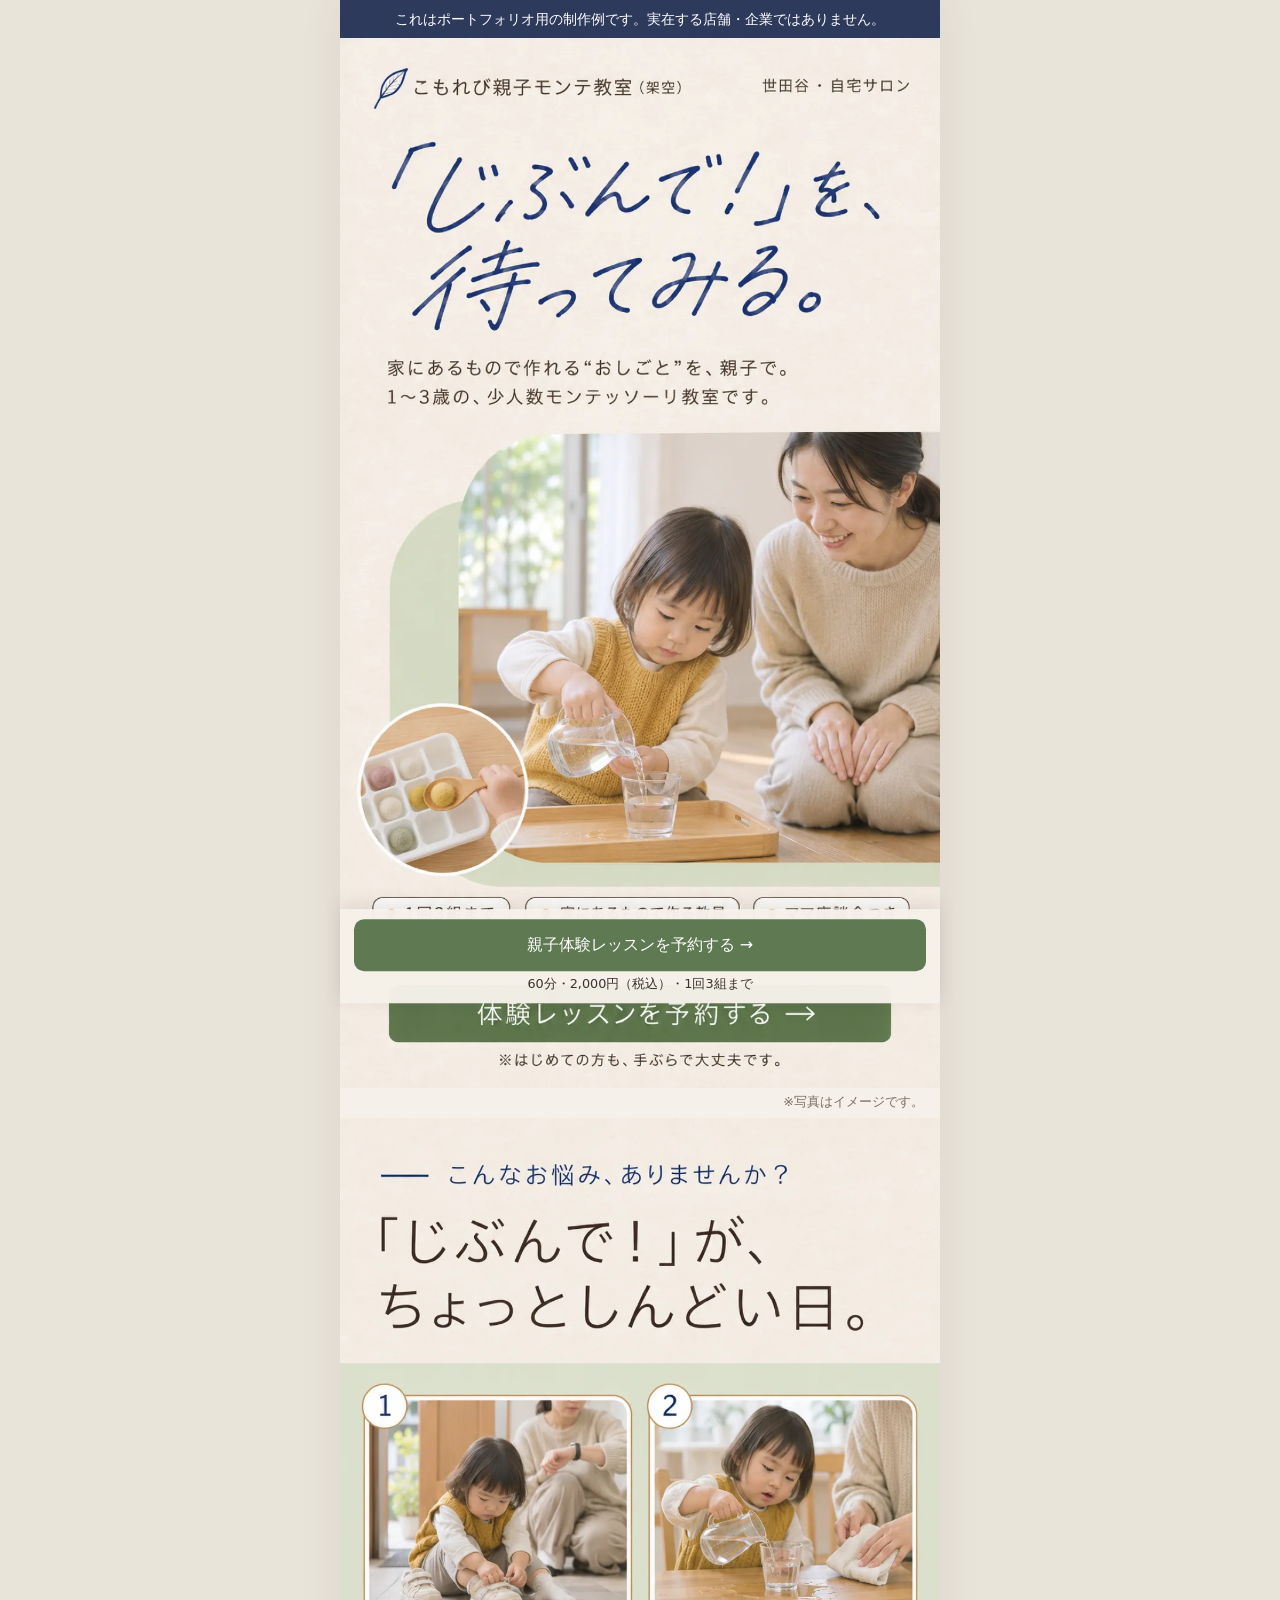
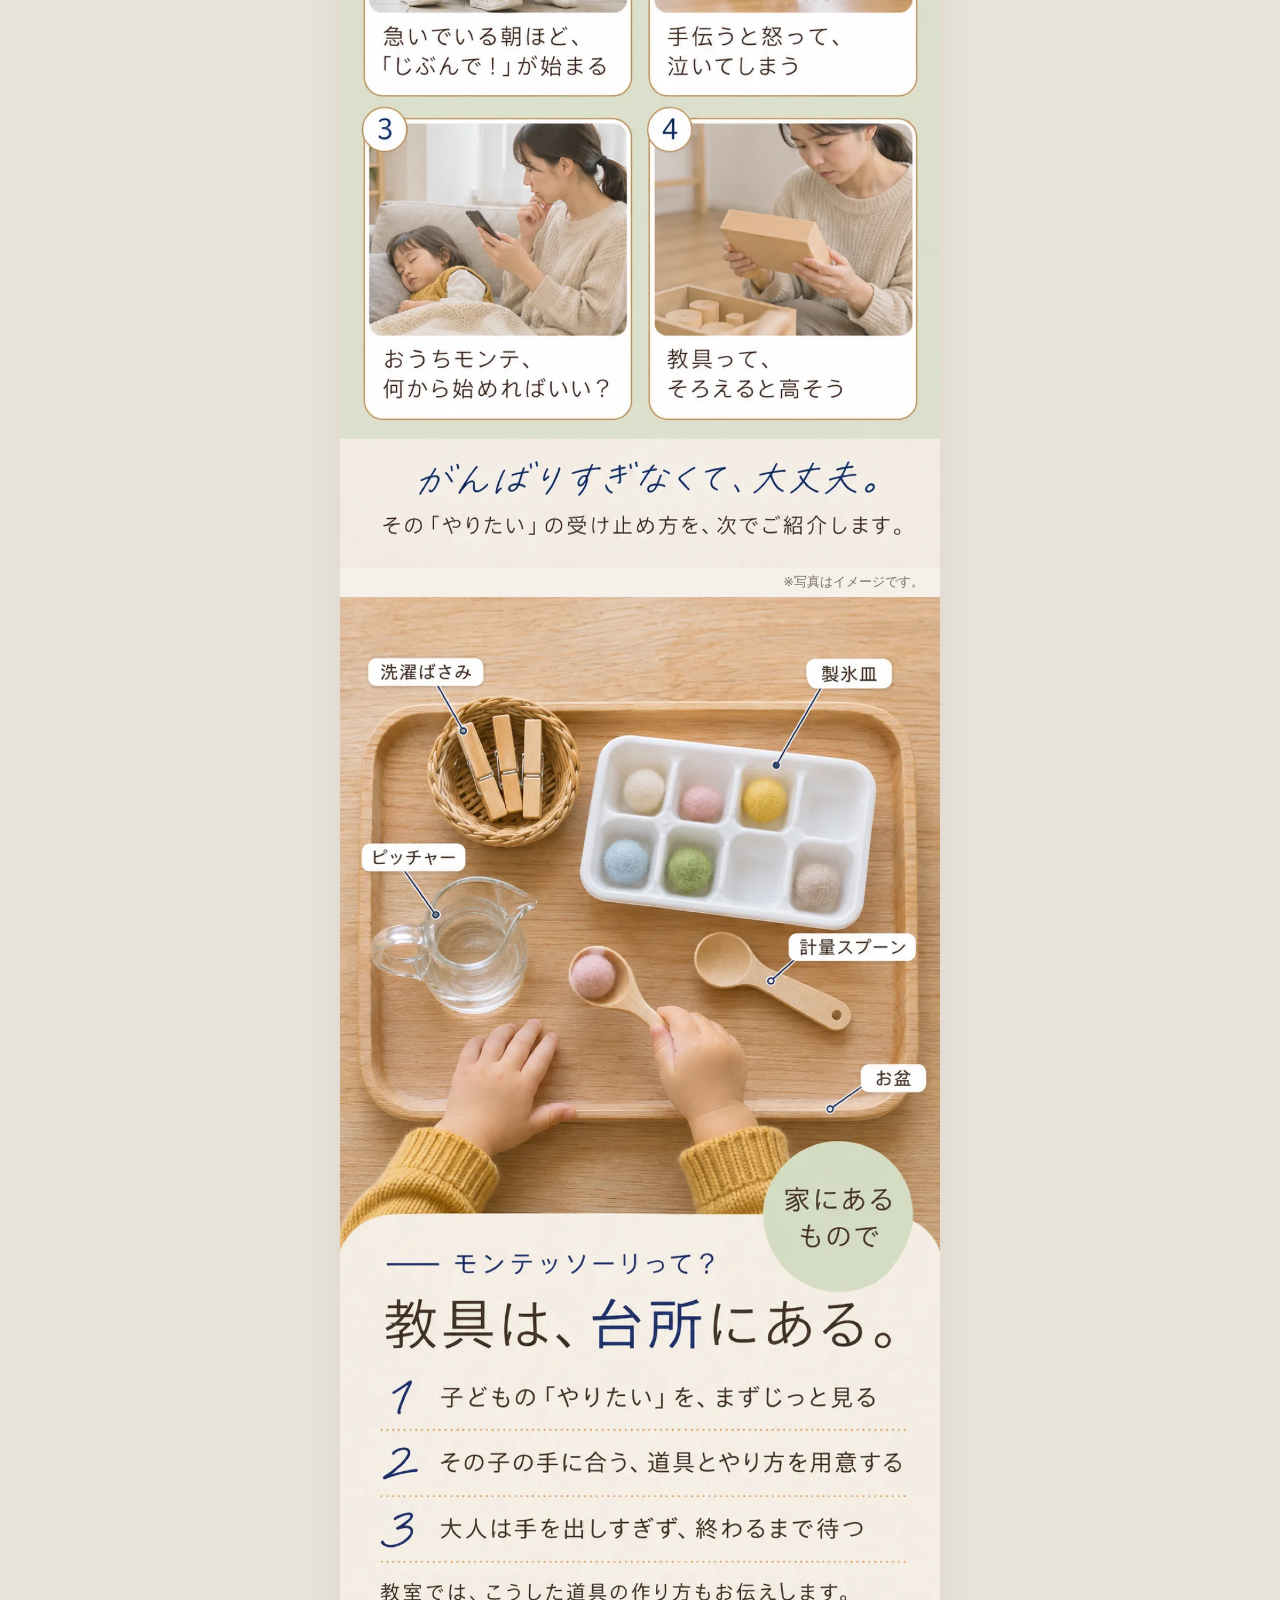
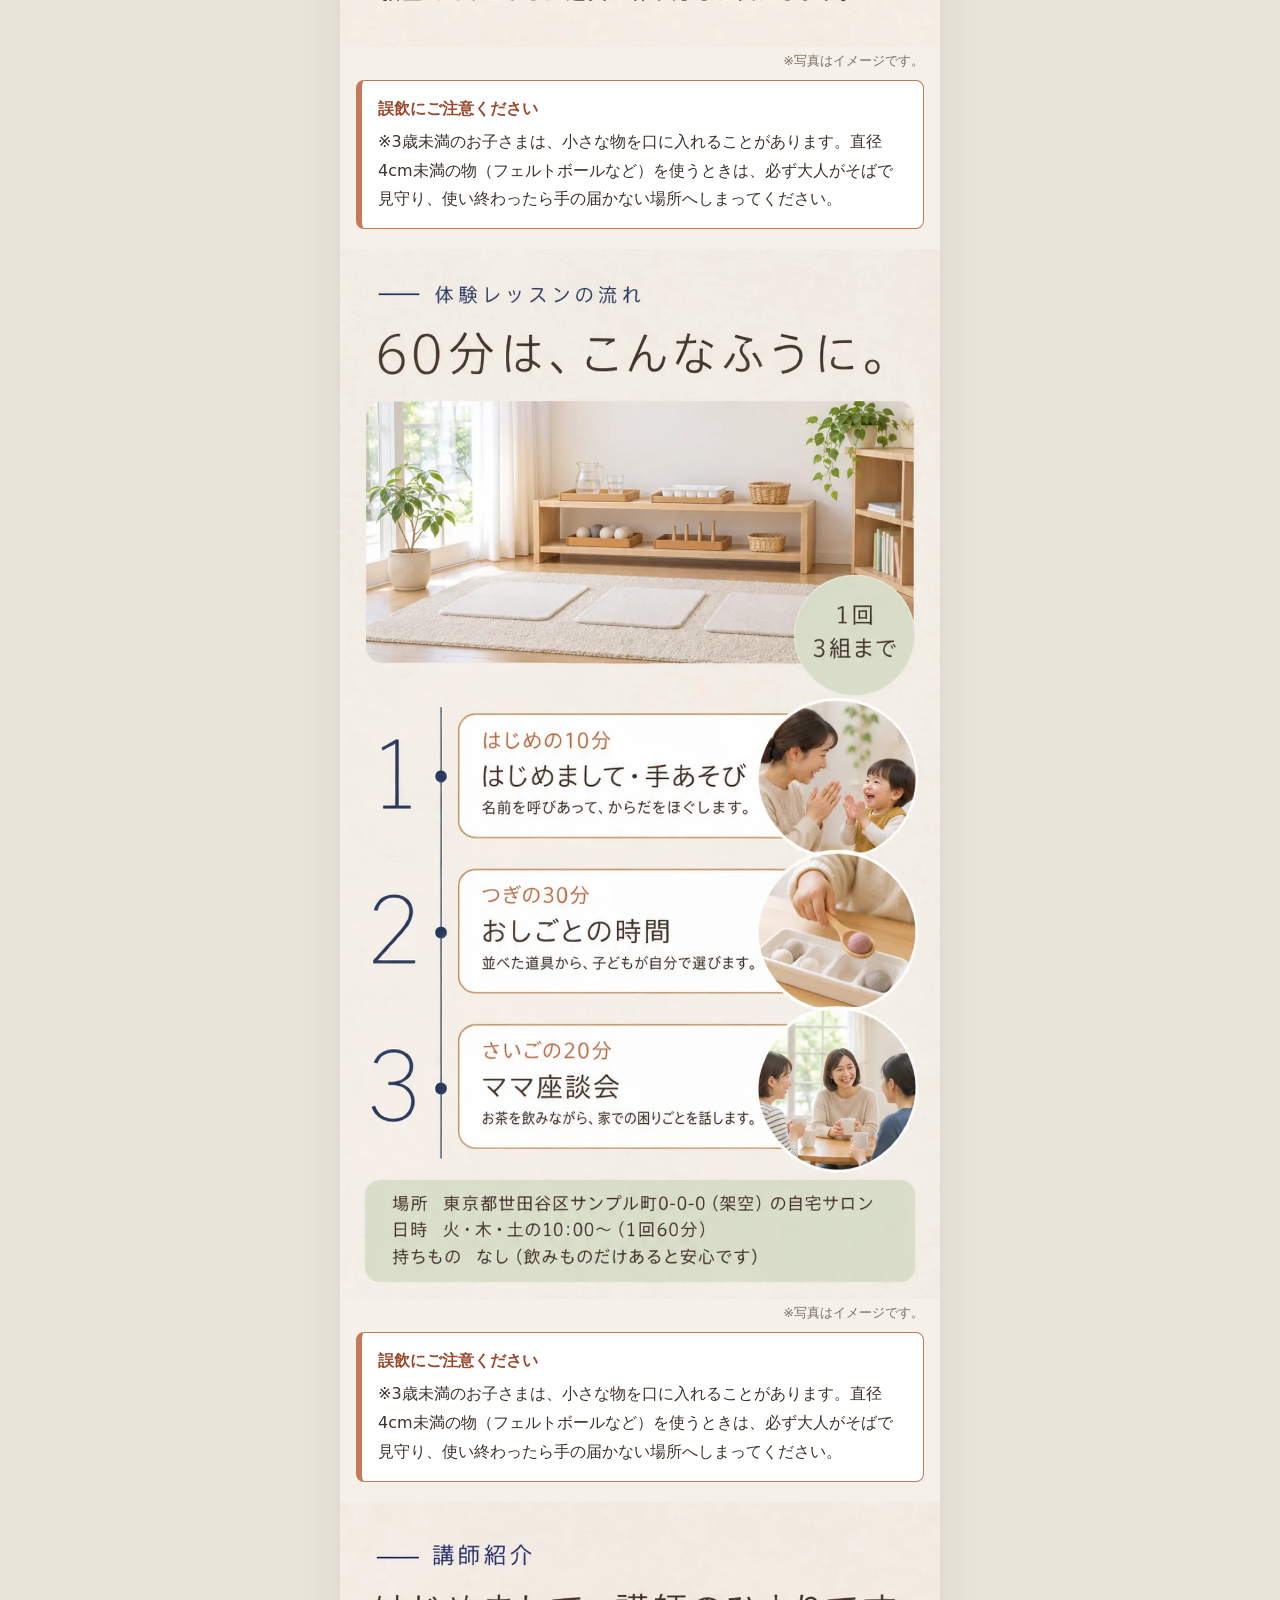
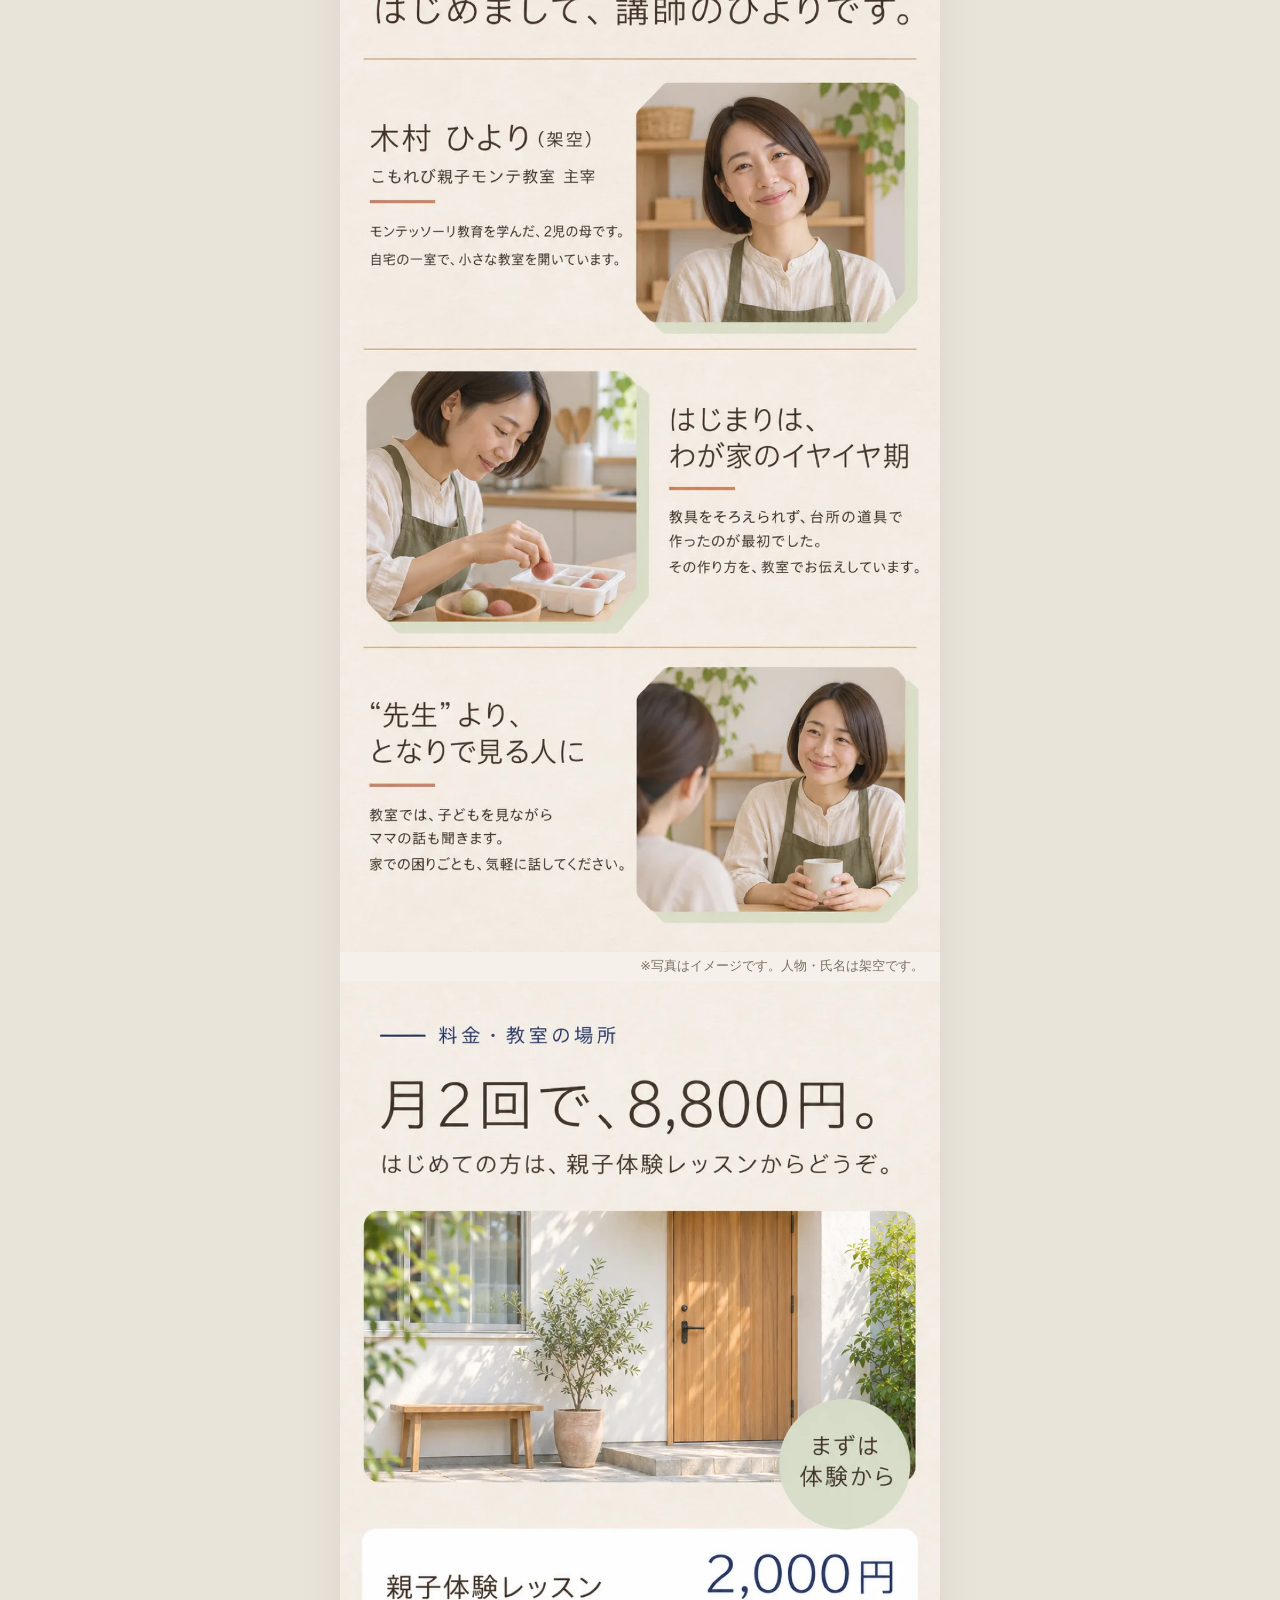
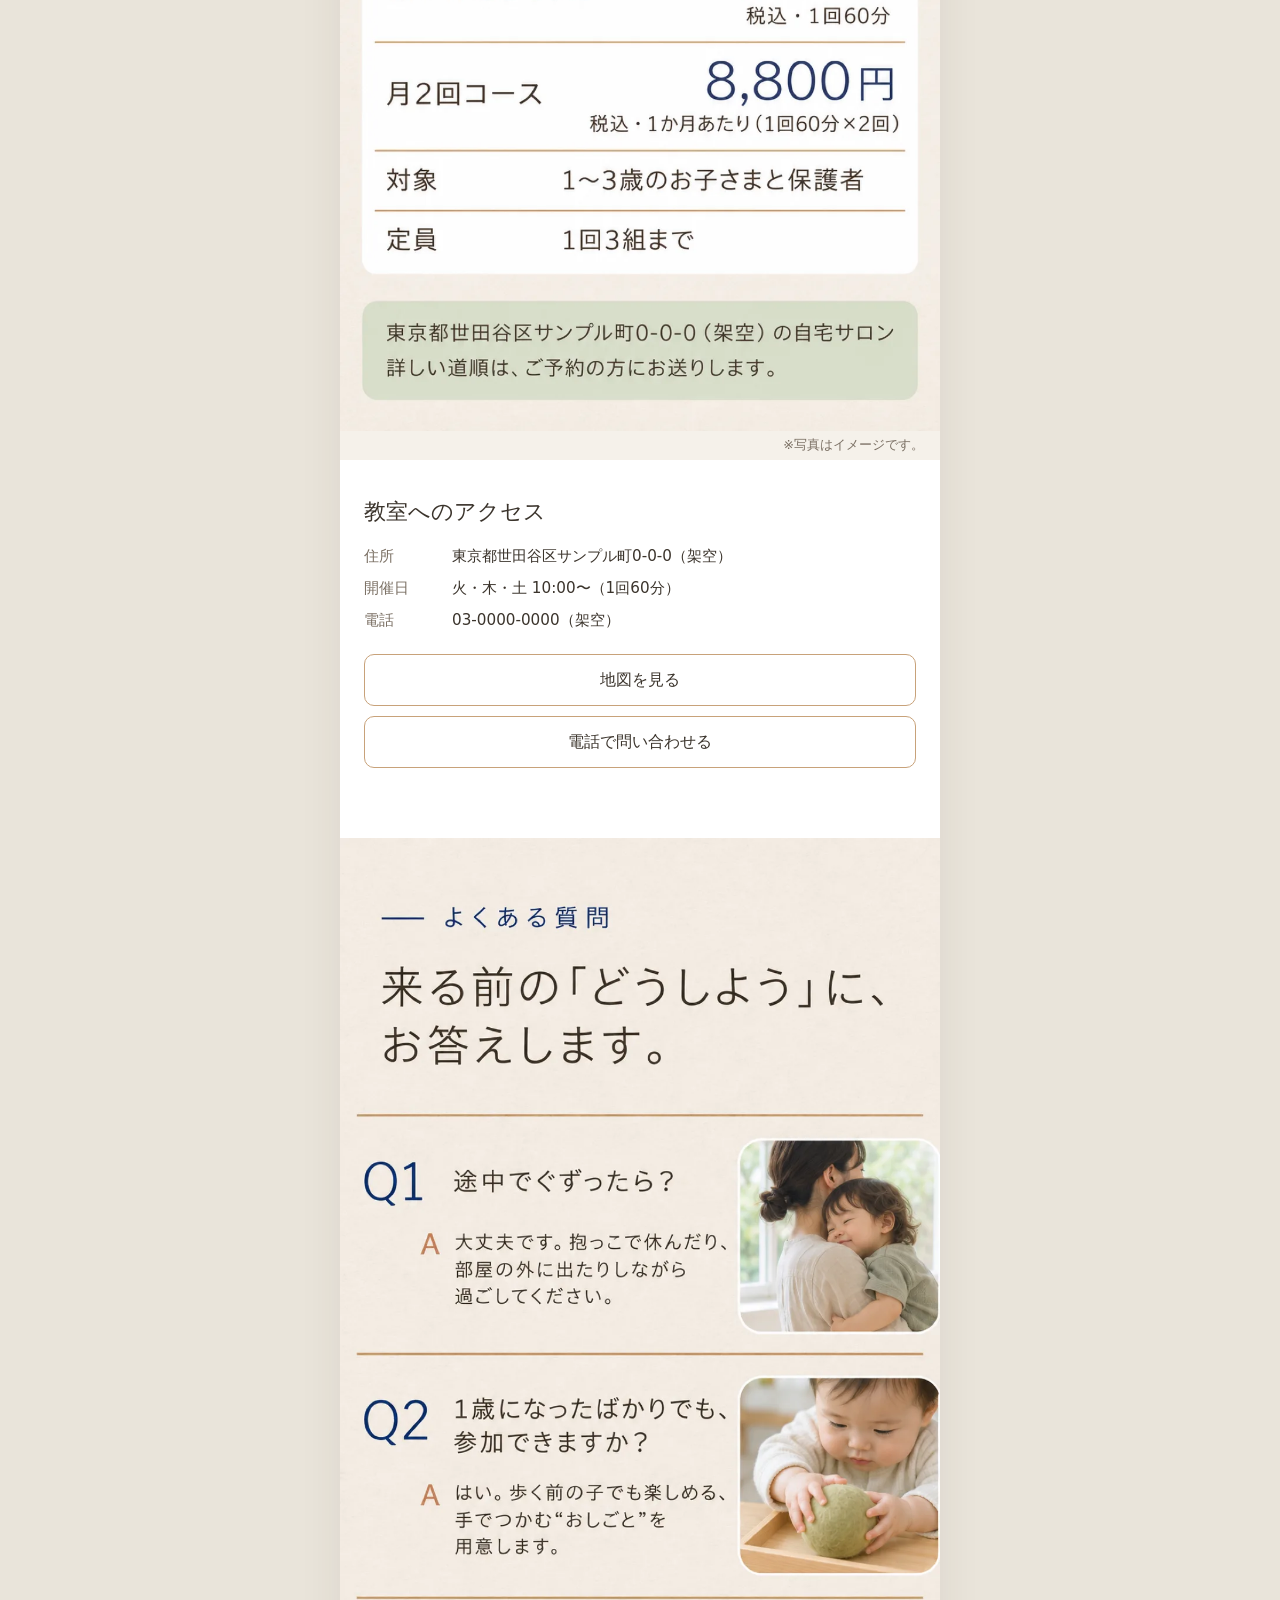
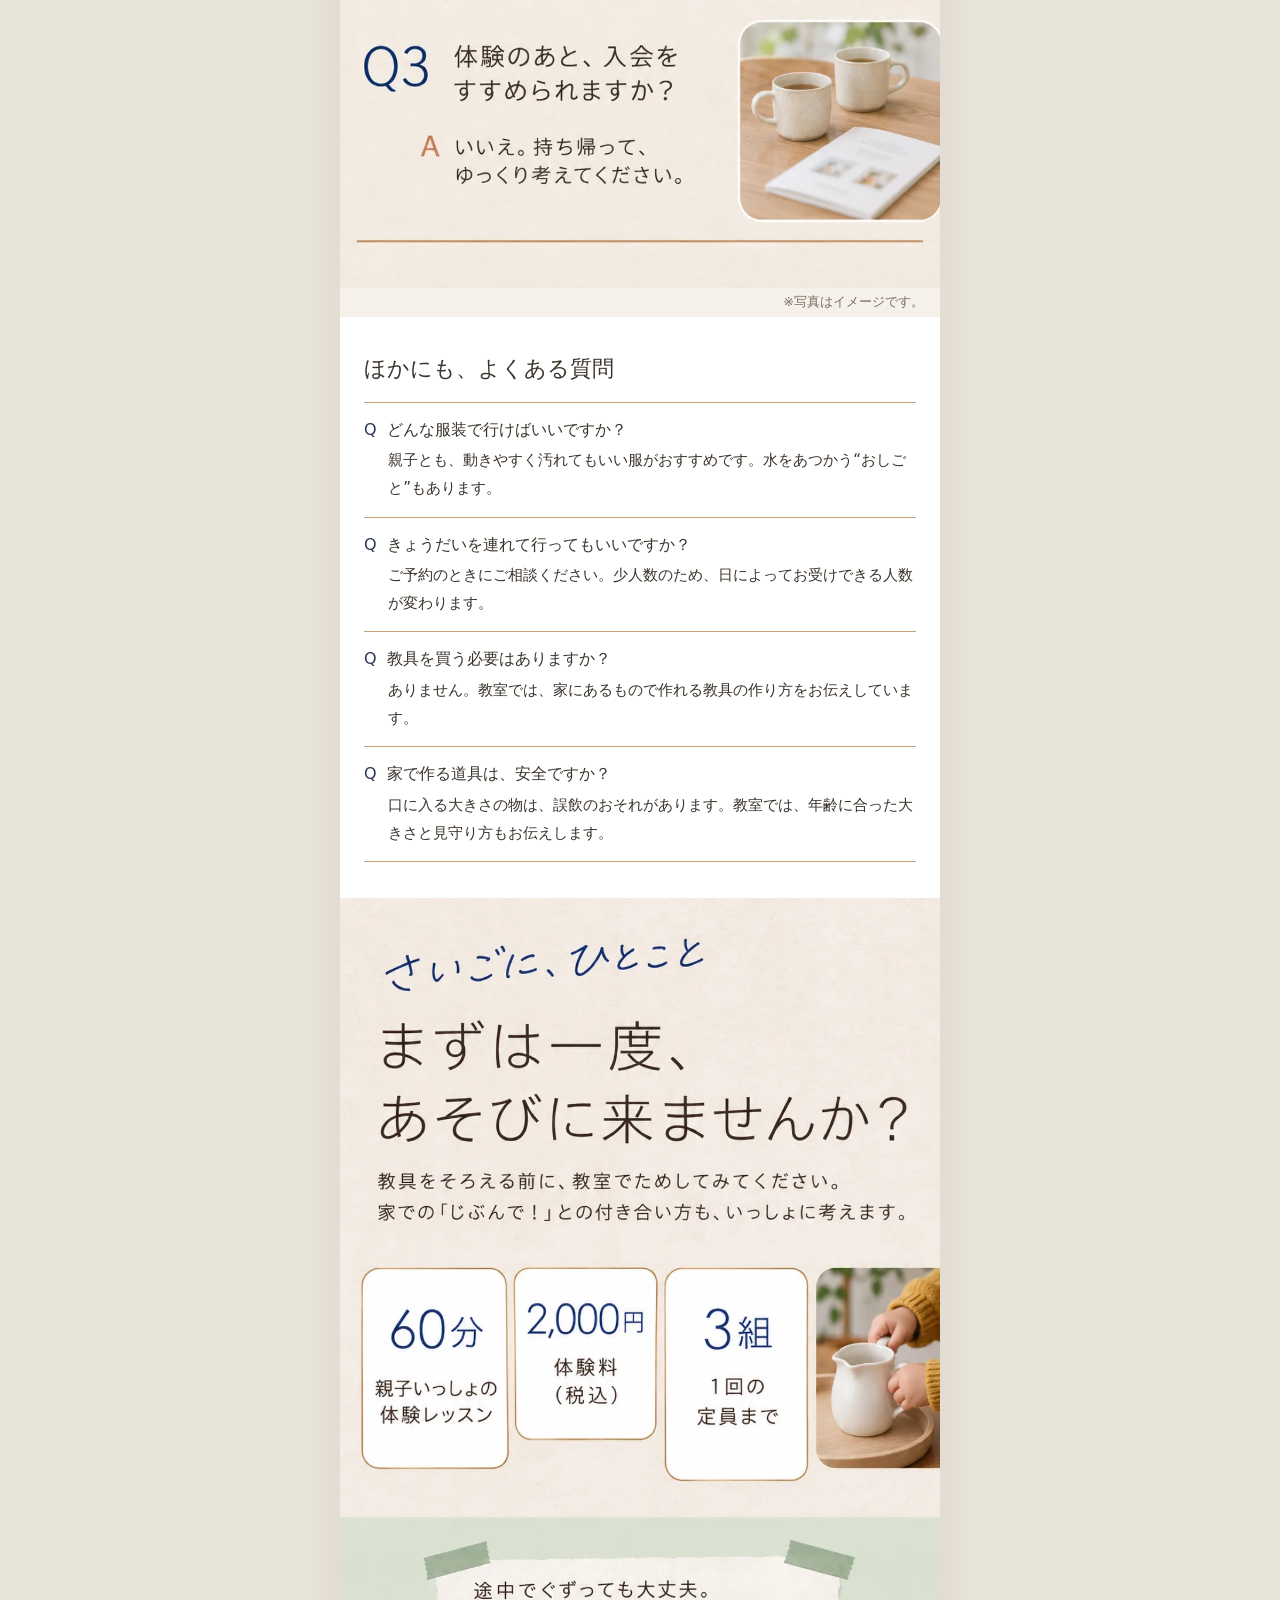
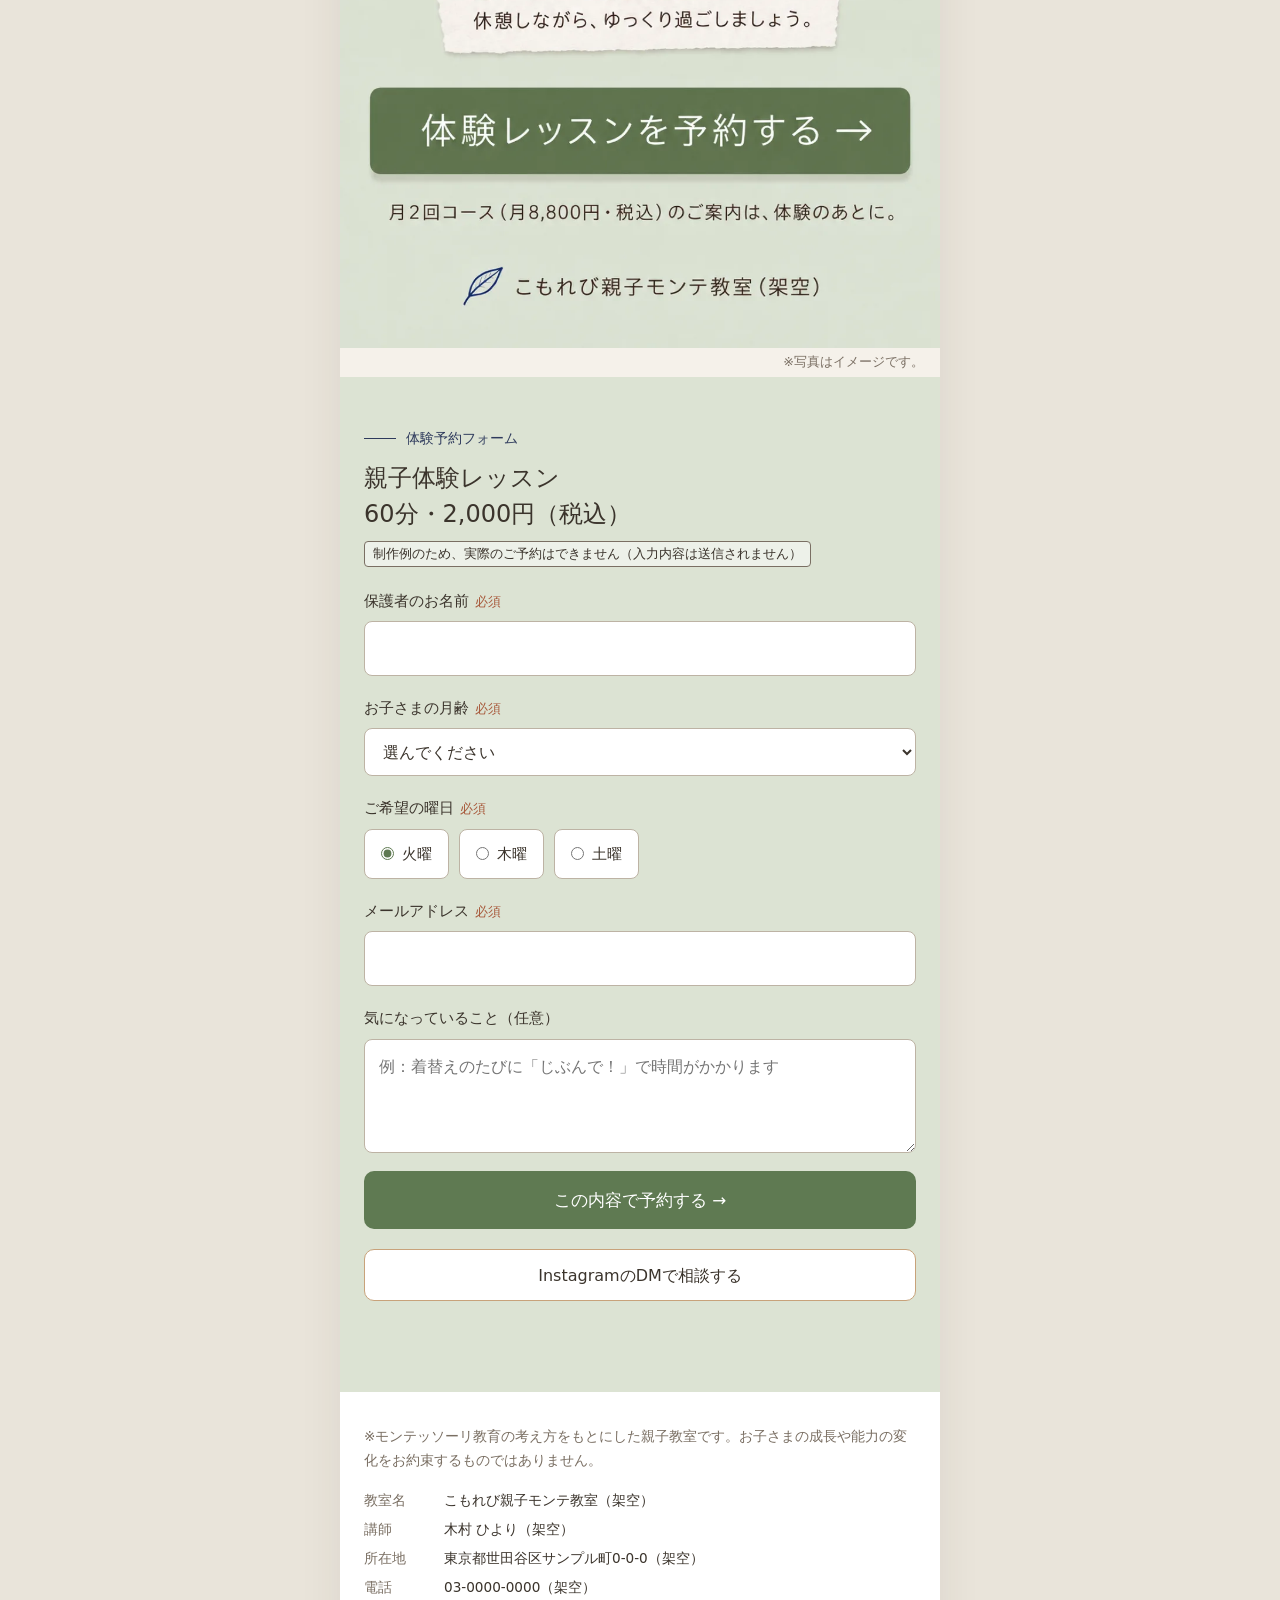
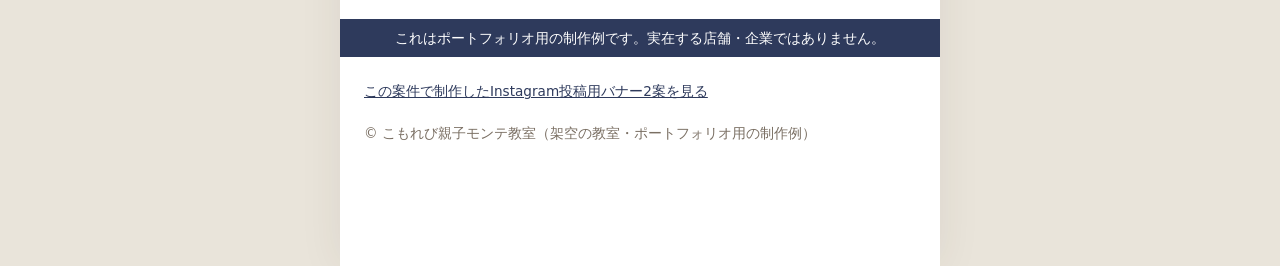
<file: works/komorebi-lp/index.html>
<!doctype html>
<html lang="ja">
<head>
<meta charset="utf-8">
<meta name="viewport" content="width=device-width,initial-scale=1">
<meta name="robots" content="noindex, nofollow">
<title>【制作例】こもれび親子モンテ教室（架空）｜1〜3歳の親子体験レッスン 60分2,000円</title>
<meta name="description" content="世田谷の自宅サロン型・1回3組までの親子モンテッソーリ教室（架空）。家にあるもので作れる教具を紹介し、ママ座談会の時間もあります。親子体験レッスン60分・2,000円（税込）。">
<meta property="og:title" content="こもれび親子モンテ教室（架空）｜親子体験レッスン">
<meta property="og:description" content="家にあるもので作れる“おしごと”を、親子で。1〜3歳の少人数モンテッソーリ教室。体験60分・2,000円（税込）。">
<meta property="og:type" content="website">
<meta property="og:image" content="images/ogp.png">
<link rel="icon" href="data:image/svg+xml,%3Csvg xmlns='http://www.w3.org/2000/svg' viewBox='0 0 32 32'%3E%3Cpath d='M6 26C6 14 14 6 26 6c0 12-8 20-20 20zM6 26L18 14' fill='none' stroke='%232E3A5C' stroke-width='2.2' stroke-linecap='round'/%3E%3C/svg%3E">
<link rel="stylesheet" href="style.css">
</head>
<body>
<main class="lp">
  <p class="pf-band" role="note"><span>これはポートフォリオ用の制作例です。</span><span>実在する店舗・企業ではありません。</span></p>

  <section class="part fv" id="fv" aria-label="ファーストビュー">
    <h1 class="sr">こもれび親子モンテ教室（架空）「じぶんで！」を、待ってみる。</h1>
    <img src="images/01-fv.webp" width="1024" height="1792" fetchpriority="high"
      alt="こもれび親子モンテ教室（架空）。世田谷・自宅サロン。「じぶんで！」を、待ってみる。家にあるもので作れる“おしごと”を、親子で。1〜3歳の、少人数モンテッソーリ教室です。1回3組まで。家にあるもので作る教具。ママ座談会つき。親子体験レッスン 60分・2,000円（税込）。※はじめての方も、手ぶらで大丈夫です。">
    <a class="hit" href="#reserve" style="left:8.2%;top:90.2%;width:83.6%;height:5.3%" aria-label="体験レッスンを予約する"></a>
  </section>
  <p class="photo-note">※写真はイメージです。</p>

  <section class="part" aria-label="こんなお悩みありませんか">
    <img src="images/02-pain.webp" width="1024" height="1792" loading="lazy"
      alt="こんなお悩み、ありませんか？「じぶんで！」が、ちょっとしんどい日。1 急いでいる朝ほど、「じぶんで！」が始まる。2 手伝うと怒って、泣いてしまう。3 おうちモンテ、何から始めればいい？ 4 教具って、そろえると高そう。がんばりすぎなくて、大丈夫。その「やりたい」の受け止め方を、次でご紹介します。">
  </section>
  <p class="photo-note">※写真はイメージです。</p>

  <section class="part" aria-label="モンテッソーリとは">
    <img src="images/03-offer.webp" width="1024" height="1792" loading="lazy"
      alt="モンテッソーリって？ 教具は、台所にある。製氷皿、計量スプーン、洗濯ばさみ、ピッチャー、お盆。家にあるもので。1 子どもの「やりたい」を、まずじっと見る。2 その子の手に合う、道具とやり方を用意する。3 大人は手を出しすぎず、終わるまで待つ。教室では、こうした道具の作り方もお伝えします。">
  </section>
  <p class="photo-note">※写真はイメージです。</p>
  <aside class="caution" role="note"><p><span class="caution-h">誤飲にご注意ください</span>※3歳未満のお子さまは、小さな物を口に入れることがあります。直径4cm未満の物（フェルトボールなど）を使うときは、必ず大人がそばで見守り、使い終わったら手の届かない場所へしまってください。</p></aside>

  <section class="part" aria-label="体験レッスンの流れ">
    <img src="images/04-detail.webp" width="1024" height="1792" loading="lazy"
      alt="体験レッスンの流れ。60分は、こんなふうに。1回3組まで。1 はじめの10分 はじめまして・手あそび。名前を呼びあって、からだをほぐします。2 つぎの30分 おしごとの時間。並べた道具から、子どもが自分で選びます。3 さいごの20分 ママ座談会。お茶を飲みながら、家での困りごとを話します。場所 東京都世田谷区サンプル町0-0-0（架空）の自宅サロン。日時 火・木・土の10:00〜（1回60分）。持ちもの なし（飲みものだけあると安心です）。">
  </section>
  <p class="photo-note">※写真はイメージです。</p>
  <aside class="caution" role="note"><p><span class="caution-h">誤飲にご注意ください</span>※3歳未満のお子さまは、小さな物を口に入れることがあります。直径4cm未満の物（フェルトボールなど）を使うときは、必ず大人がそばで見守り、使い終わったら手の届かない場所へしまってください。</p></aside>

  <section class="part" aria-label="講師紹介">
    <img src="images/05-teacher.webp" width="1024" height="1792" loading="lazy"
      alt="講師紹介。はじめまして、講師のひよりです。木村 ひより（架空）こもれび親子モンテ教室 主宰。モンテッソーリ教育を学んだ、2児の母です。自宅の一室で、小さな教室を開いています。はじまりは、わが家のイヤイヤ期。教具をそろえられず、台所の道具で作ったのが最初でした。その作り方を、教室でお伝えしています。“先生”より、となりで見る人に。教室では、子どもを見ながらママの話も聞きます。家での困りごとも、気軽に話してください。">
  </section>
  <p class="photo-note">※写真はイメージです。人物・氏名は架空です。</p>

  <section class="part" id="price" aria-label="料金・教室の場所">
    <img src="images/06-price.webp" width="1024" height="1792" loading="lazy"
      alt="料金・教室の場所。月2回で、8,800円。はじめての方は、親子体験レッスンからどうぞ。まずは体験から。親子体験レッスン 2,000円（税込・1回60分）。月2回コース 8,800円（税込・1か月あたり、1回60分×2回）。対象 1〜3歳のお子さまと保護者。定員 1回3組まで。東京都世田谷区サンプル町0-0-0（架空）の自宅サロン。詳しい道順は、ご予約の方にお送りします。">
  </section>
  <p class="photo-note">※写真はイメージです。</p>

  <section class="text-block access" aria-labelledby="access-h">
    <h2 id="access-h">教室へのアクセス</h2>
    <dl class="info">
      <dt>住所</dt><dd>東京都世田谷区サンプル町0-0-0（架空）</dd>
      <dt>開催日</dt><dd>火・木・土 10:00〜（1回60分）</dd>
      <dt>電話</dt><dd>03-0000-0000（架空）</dd>
    </dl>
    <div class="btn-row">
      <button class="btn btn--ghost demo" type="button" data-msg="制作例のため、地図は表示できません。">地図を見る</button>
      <button class="btn btn--ghost demo" type="button" data-msg="制作例のため、電話はかけられません。">電話で問い合わせる</button>
    </div>
    <p class="demo-msg" role="status" aria-live="polite"></p>
  </section>

  <section class="part" aria-label="よくある質問">
    <img src="images/07-qa.webp" width="1024" height="1792" loading="lazy"
      alt="よくある質問。来る前の「どうしよう」に、お答えします。Q1 途中でぐずったら？ A 大丈夫です。抱っこで休んだり、部屋の外に出たりしながら過ごしてください。Q2 1歳になったばかりでも、参加できますか？ A はい。歩く前の子でも楽しめる、手でつかむ“おしごと”を用意します。Q3 体験のあと、入会をすすめられますか？ A いいえ。持ち帰って、ゆっくり考えてください。">
  </section>
  <p class="photo-note">※写真はイメージです。</p>

  <section class="text-block faq" aria-labelledby="faq-h">
    <h2 id="faq-h">ほかにも、よくある質問</h2>
    <div class="qa-item"><h3>どんな服装で行けばいいですか？</h3><p>親子とも、動きやすく汚れてもいい服がおすすめです。水をあつかう“おしごと”もあります。</p></div>
    <div class="qa-item"><h3>きょうだいを連れて行ってもいいですか？</h3><p>ご予約のときにご相談ください。少人数のため、日によってお受けできる人数が変わります。</p></div>
    <div class="qa-item"><h3>教具を買う必要はありますか？</h3><p>ありません。教室では、家にあるもので作れる教具の作り方をお伝えしています。</p></div>
    <div class="qa-item"><h3>家で作る道具は、安全ですか？</h3><p>口に入る大きさの物は、誤飲のおそれがあります。教室では、年齢に合った大きさと見守り方もお伝えします。</p></div>
  </section>

  <section class="part" aria-label="体験レッスンのご案内">
    <img src="images/08-cta.webp" width="1024" height="1792" loading="lazy"
      alt="さいごに、ひとこと。まずは一度、あそびに来ませんか？ 教具をそろえる前に、教室でためしてみてください。家での「じぶんで！」との付き合い方も、いっしょに考えます。60分 親子いっしょの体験レッスン。2,000円 体験料（税込）。3組 1回の定員まで。途中でぐずっても大丈夫。休憩しながら、ゆっくり過ごしましょう。月2回コース（月8,800円・税込）のご案内は、体験のあとに。">
    <a class="hit" href="#reserve" style="left:5.1%;top:75.2%;width:89.8%;height:8.2%" aria-label="体験レッスンを予約する"></a>
  </section>
  <p class="photo-note">※写真はイメージです。</p>

  <section class="form-wrap" id="reserve" aria-labelledby="reserve-h">
    <p class="eyebrow">体験予約フォーム</p>
    <h2 id="reserve-h">親子体験レッスン<br>60分・2,000円（税込）</h2>
    <p class="demo-badge">制作例のため、実際のご予約はできません（入力内容は送信されません）</p>
    <form id="reserve-form" novalidate>
      <label>保護者のお名前<span class="req">必須</span><input type="text" name="name" autocomplete="name" required></label>
      <label>お子さまの月齢<span class="req">必須</span>
        <select name="age" required>
          <option value="">選んでください</option>
          <option>1歳0か月〜1歳5か月</option>
          <option>1歳6か月〜1歳11か月</option>
          <option>2歳</option>
          <option>3歳</option>
        </select>
      </label>
      <fieldset>
        <legend>ご希望の曜日<span class="req">必須</span></legend>
        <div class="radio">
          <label><input type="radio" name="day" value="tue" checked> 火曜</label>
          <label><input type="radio" name="day" value="thu"> 木曜</label>
          <label><input type="radio" name="day" value="sat"> 土曜</label>
        </div>
      </fieldset>
      <label>メールアドレス<span class="req">必須</span><input type="email" name="email" autocomplete="email" required></label>
      <label>気になっていること（任意）<textarea name="memo" rows="3" placeholder="例：着替えのたびに「じぶんで！」で時間がかかります"></textarea></label>
      <button class="btn" type="submit">この内容で予約する →</button>
      <p class="form-msg" id="form-msg" tabindex="-1" hidden></p>
    </form>
    <div class="btn-row">
      <button class="btn btn--ghost demo" type="button" data-msg="制作例のため、InstagramのDMは開けません。">InstagramのDMで相談する</button>
    </div>
    <p class="demo-msg" role="status" aria-live="polite"></p>
  </section>

  <footer class="foot">
    <p>※モンテッソーリ教育の考え方をもとにした親子教室です。お子さまの成長や能力の変化をお約束するものではありません。</p>
    <dl class="info info--foot">
      <dt>教室名</dt><dd>こもれび親子モンテ教室（架空）</dd>
      <dt>講師</dt><dd>木村 ひより（架空）</dd>
      <dt>所在地</dt><dd>東京都世田谷区サンプル町0-0-0（架空）</dd>
      <dt>電話</dt><dd>03-0000-0000（架空）</dd>
    </dl>
    <p class="pf-band pf-band--foot" role="note"><span>これはポートフォリオ用の制作例です。</span><span>実在する店舗・企業ではありません。</span></p>
    <p class="copy"><a href="banners.html">この案件で制作したInstagram投稿用バナー2案を見る</a></p>
    <p>© こもれび親子モンテ教室（架空の教室・ポートフォリオ用の制作例）</p>
  </footer>
</main>

<div class="sticky" id="sticky">
  <a class="btn" href="#reserve">親子体験レッスンを予約する →</a>
  <small>60分・2,000円（税込）・1回3組まで</small>
</div>

<script src="main.js"></script>
</body>
</html>
</file>
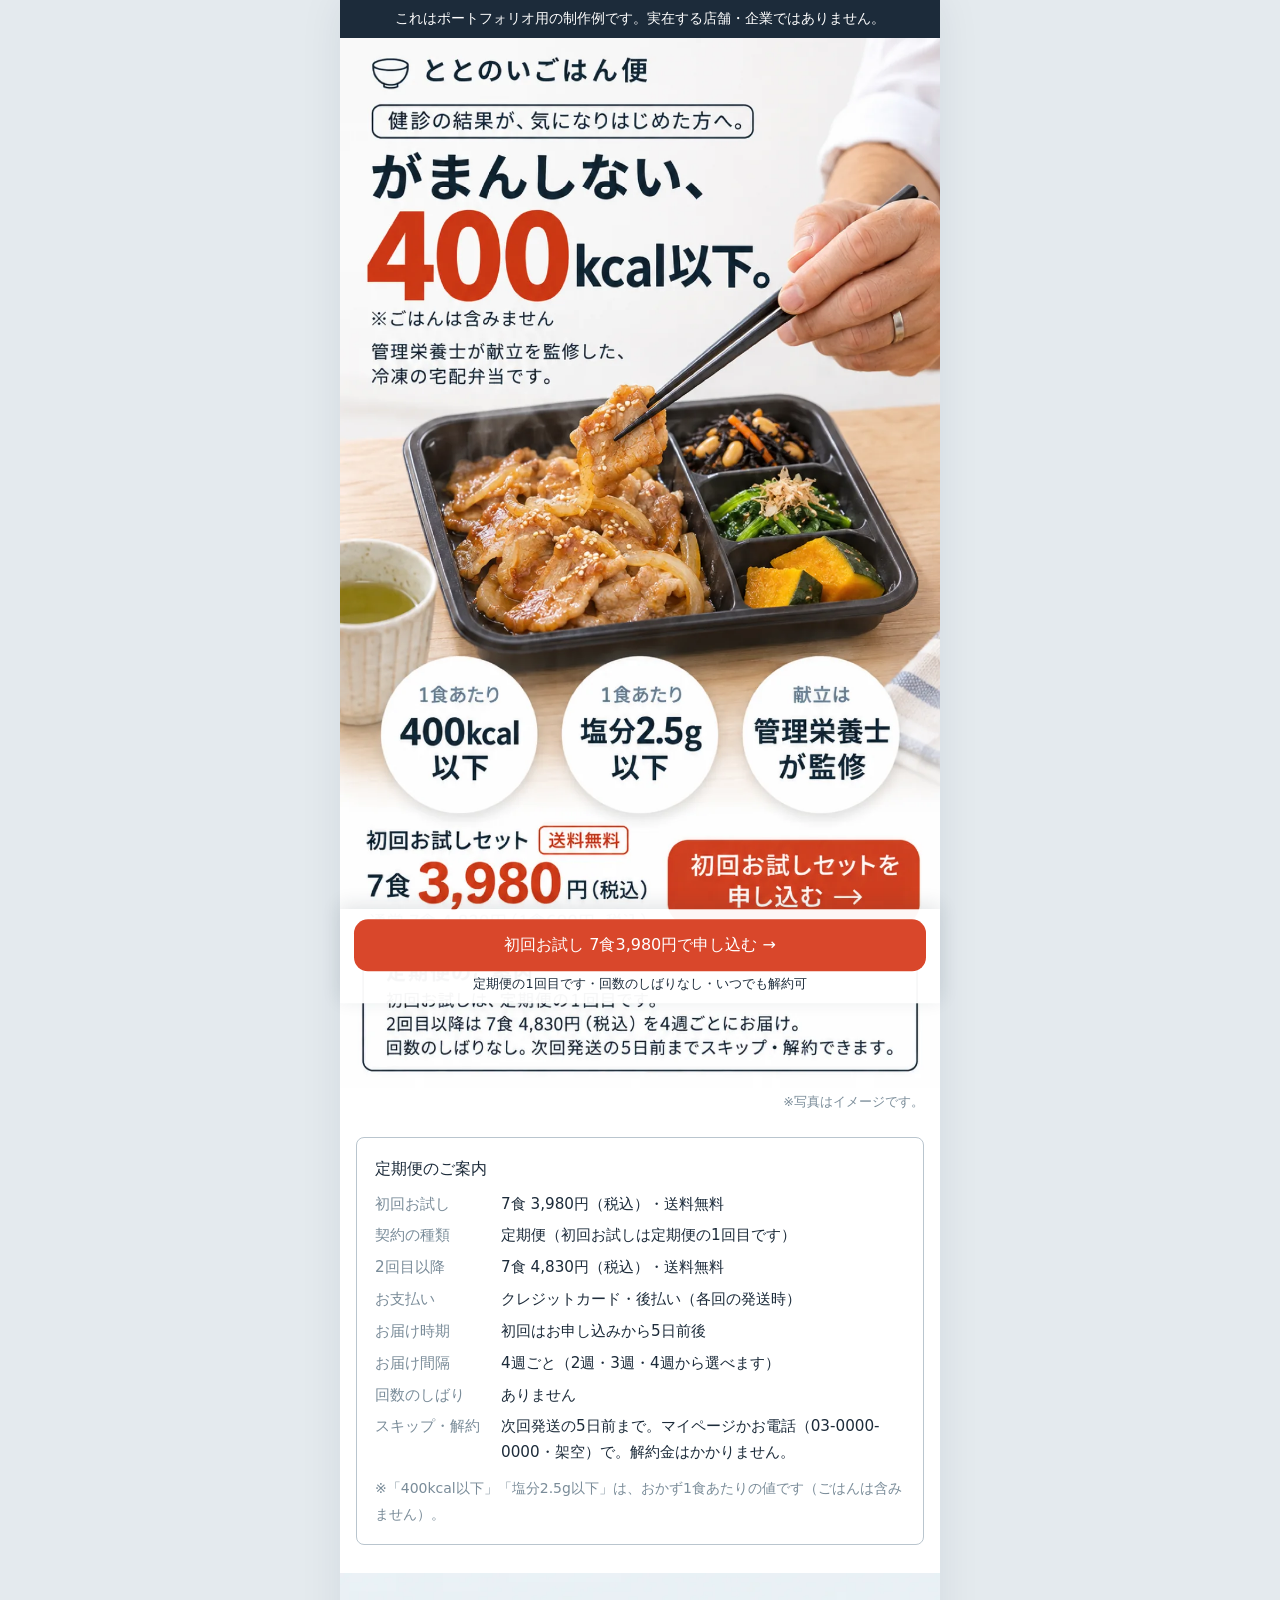
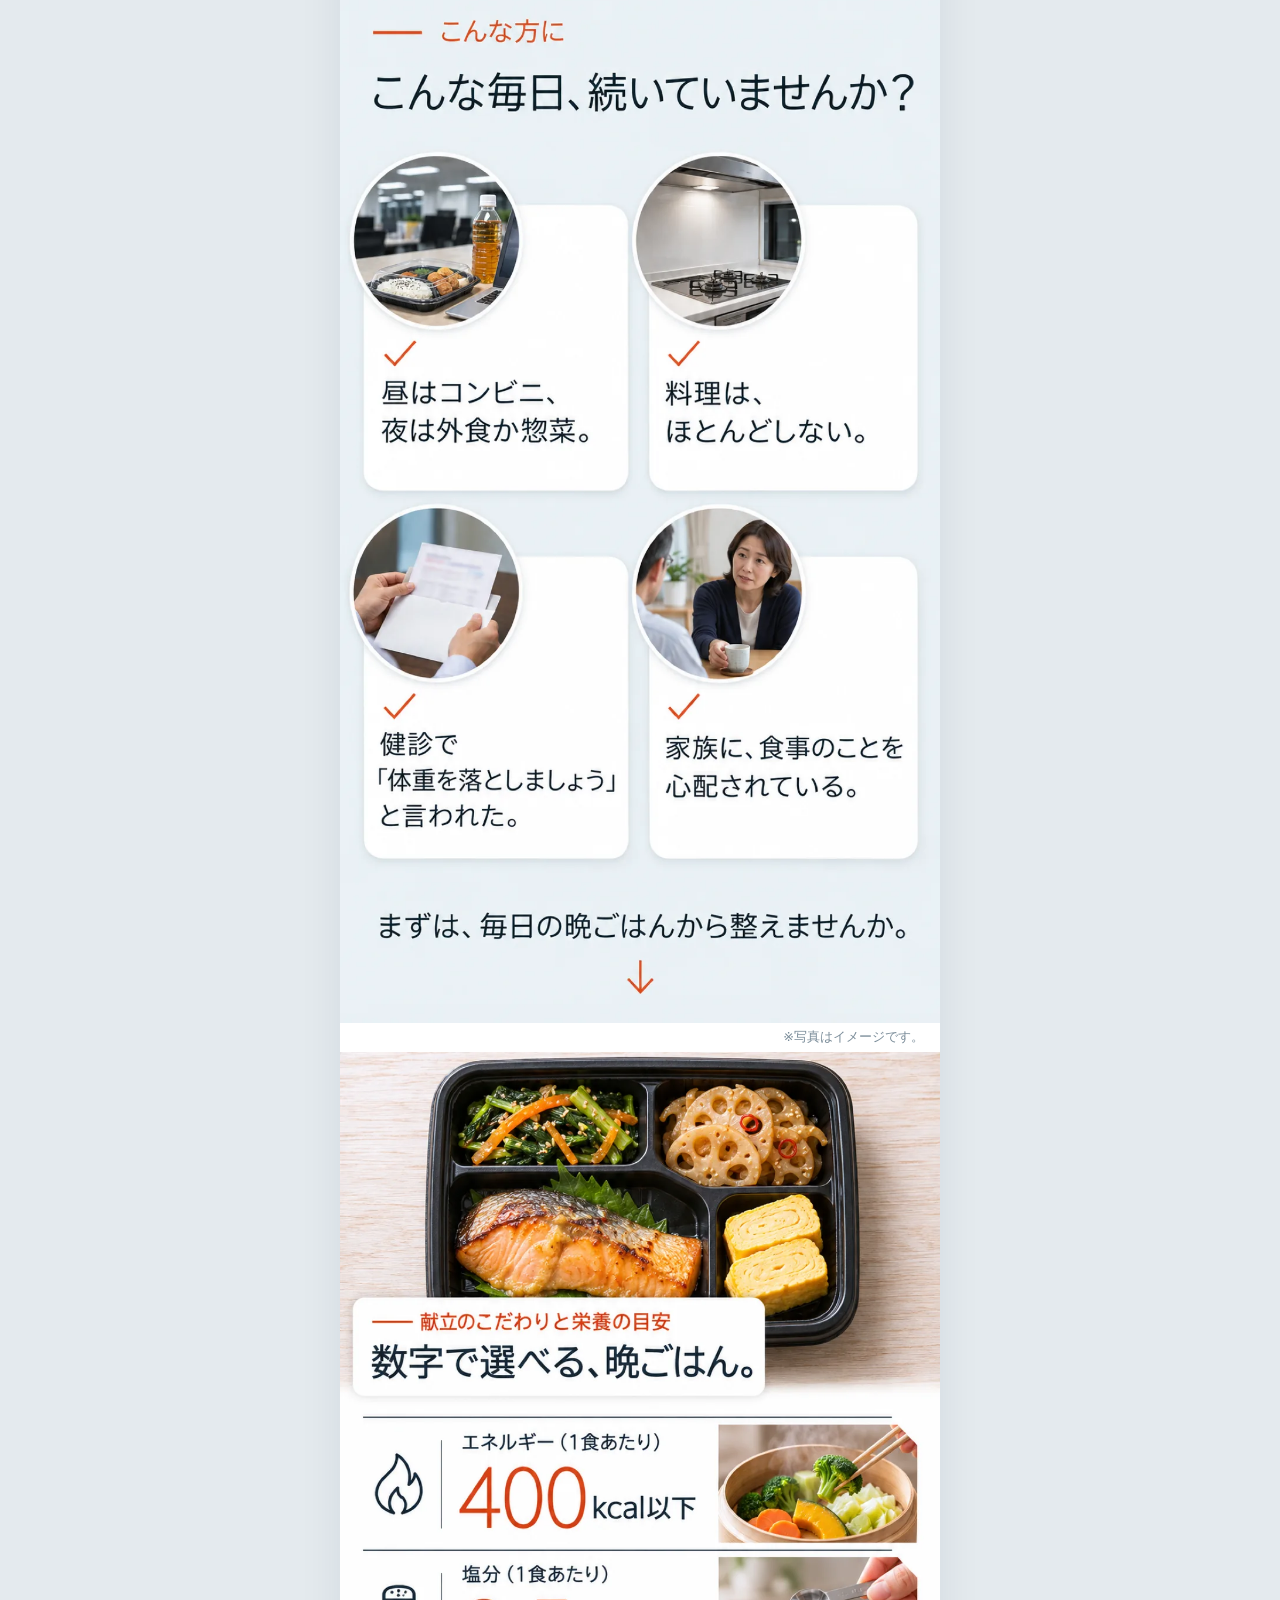
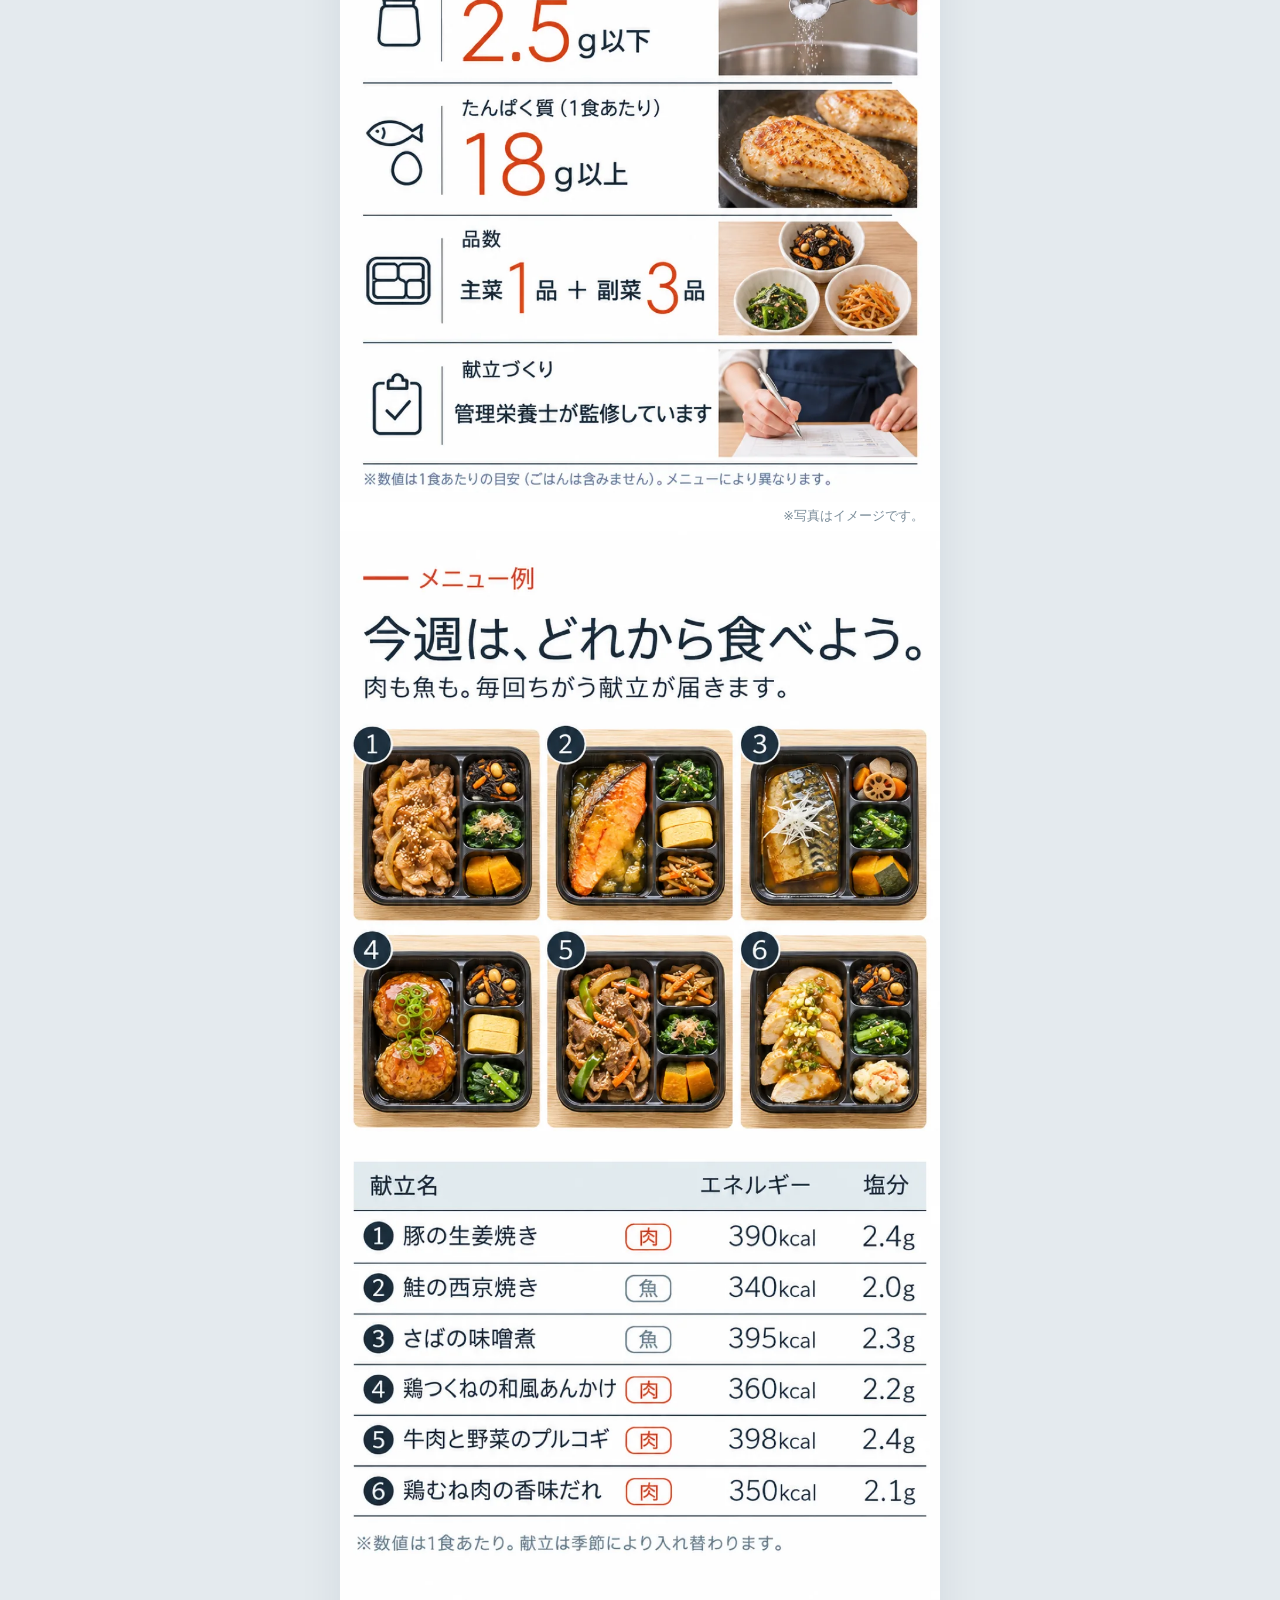
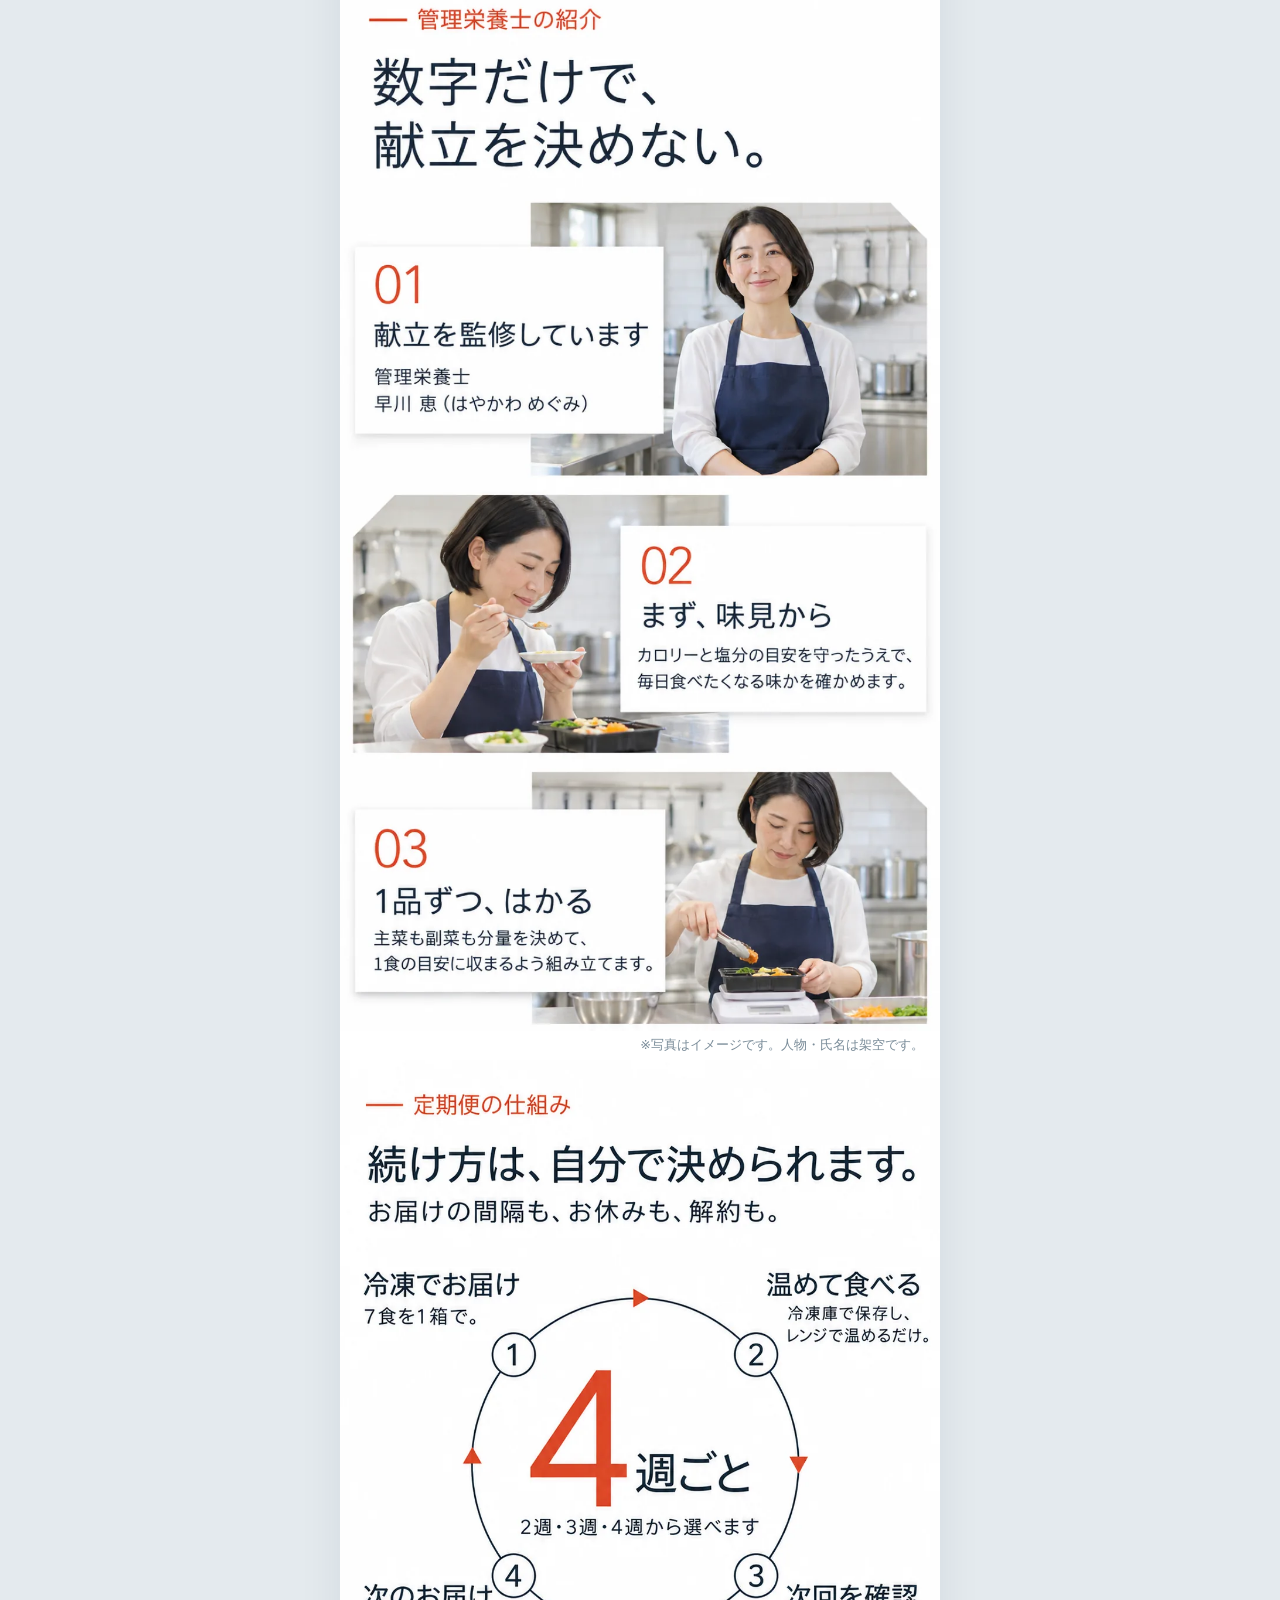
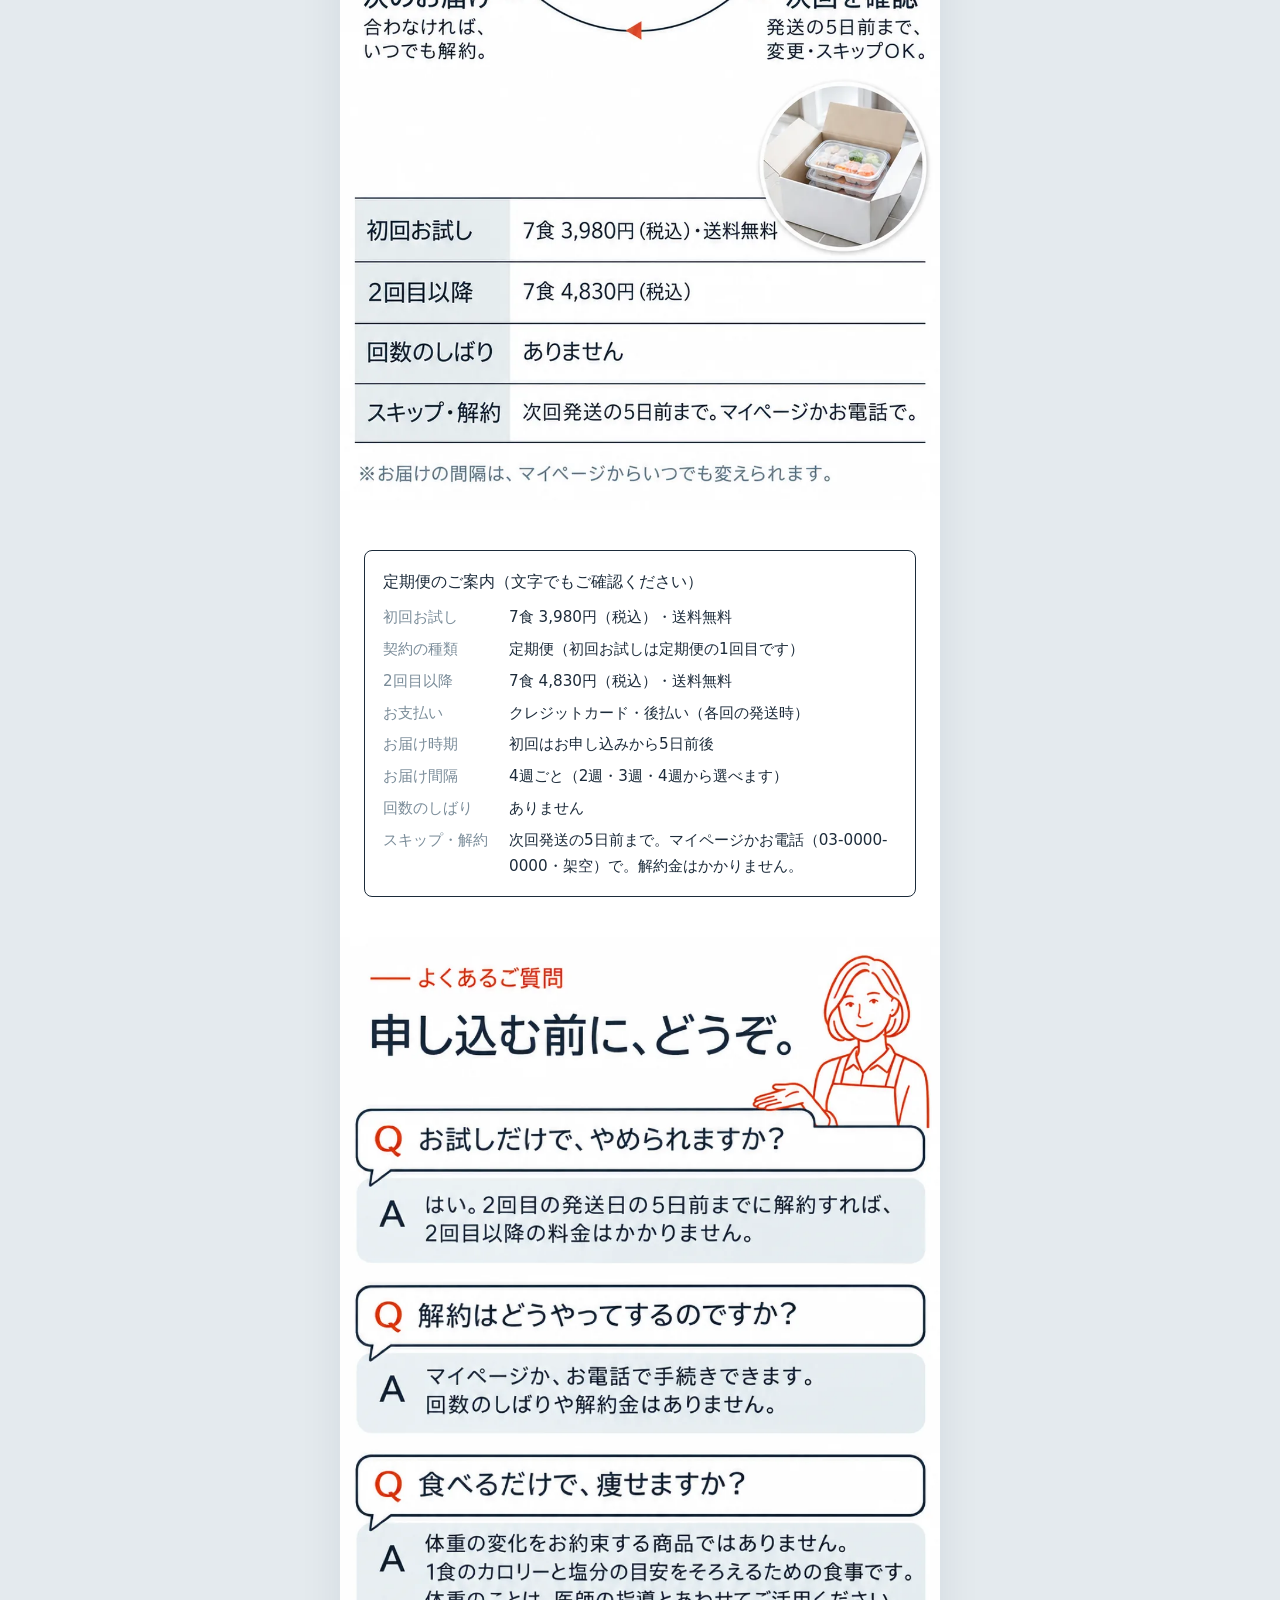
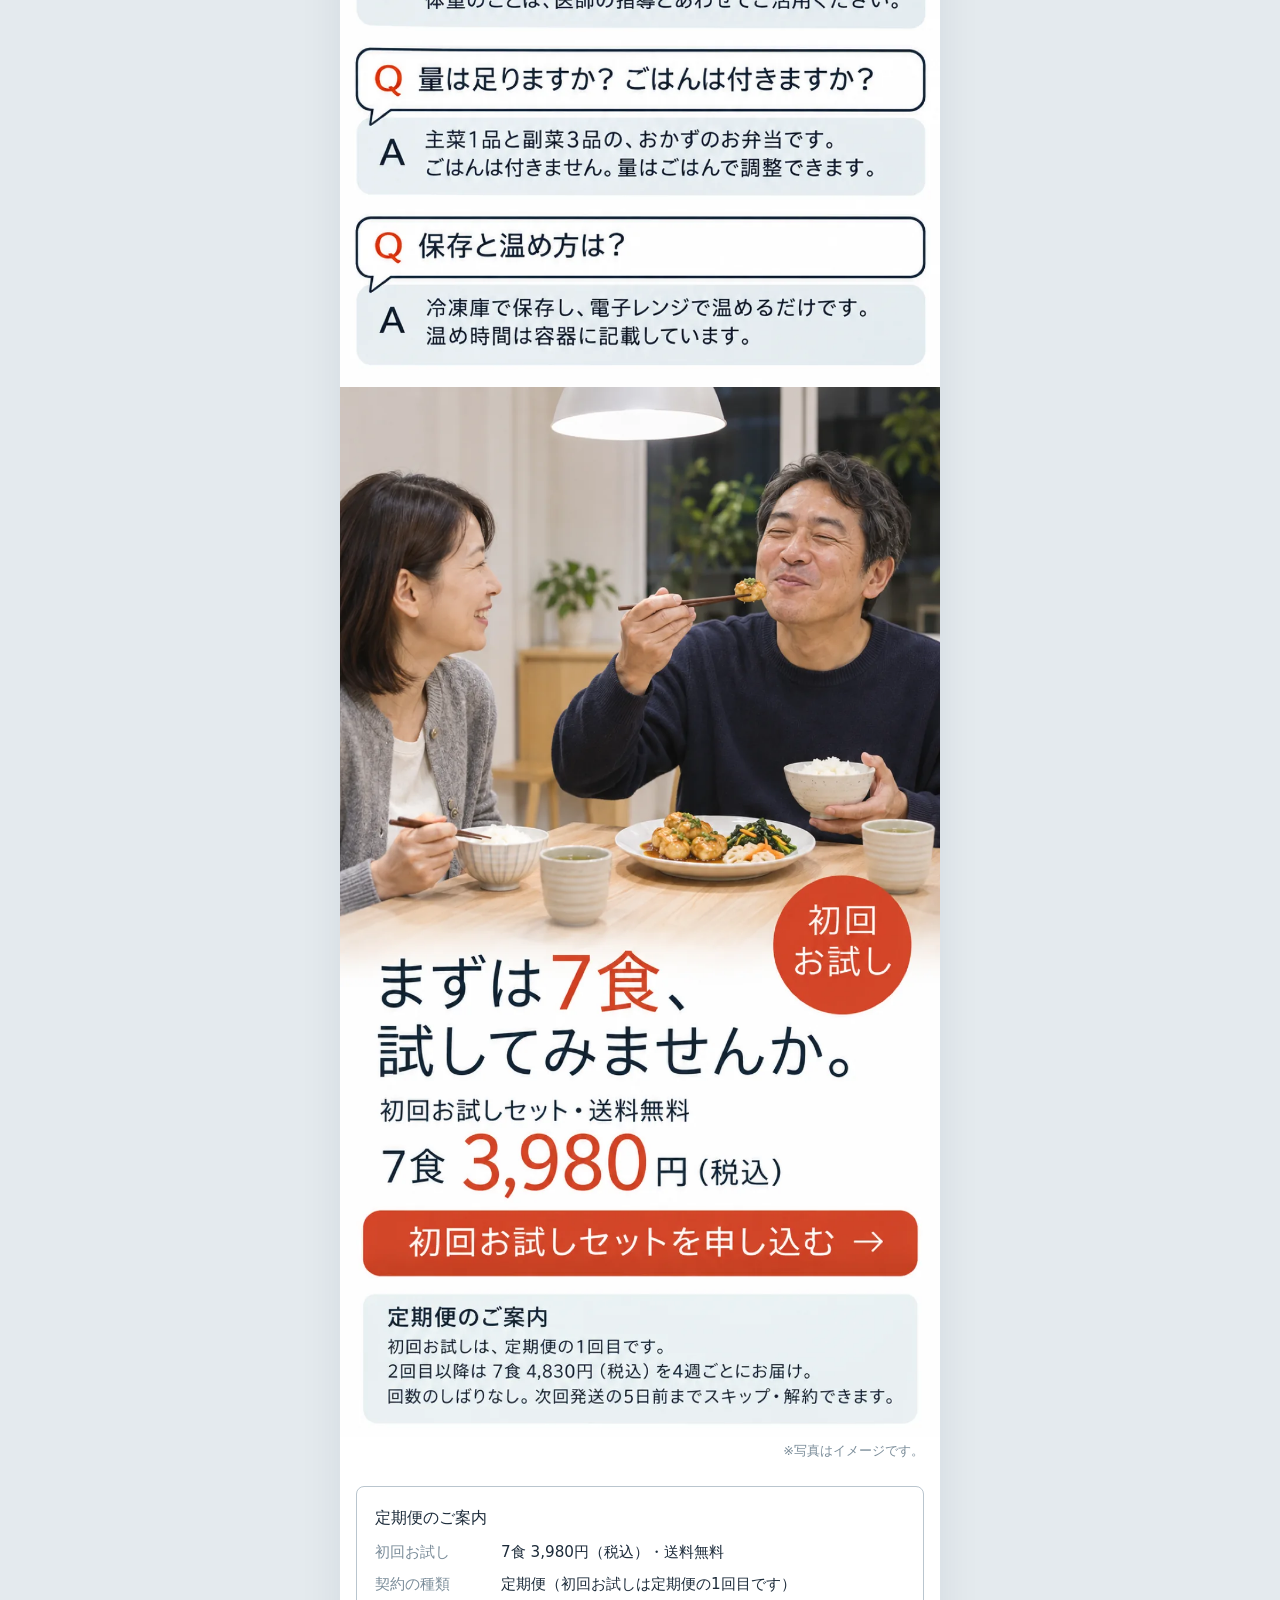
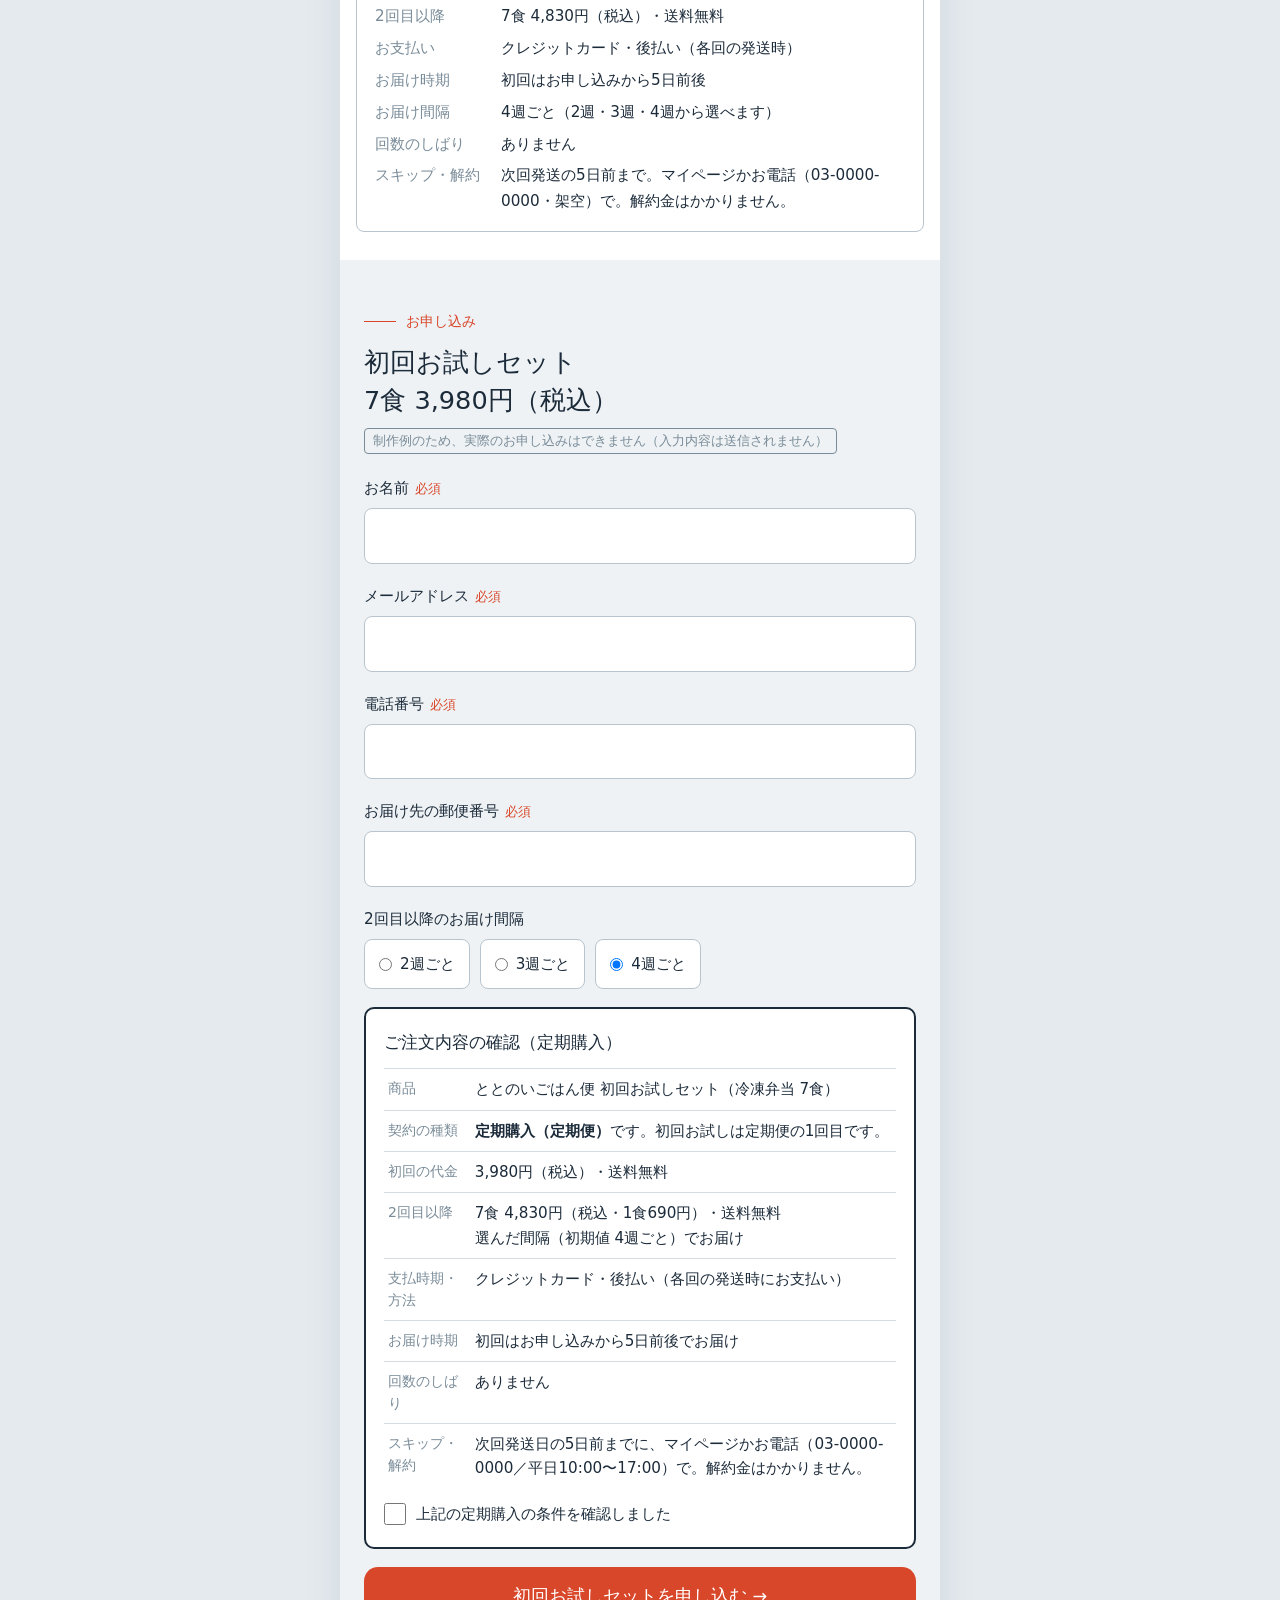
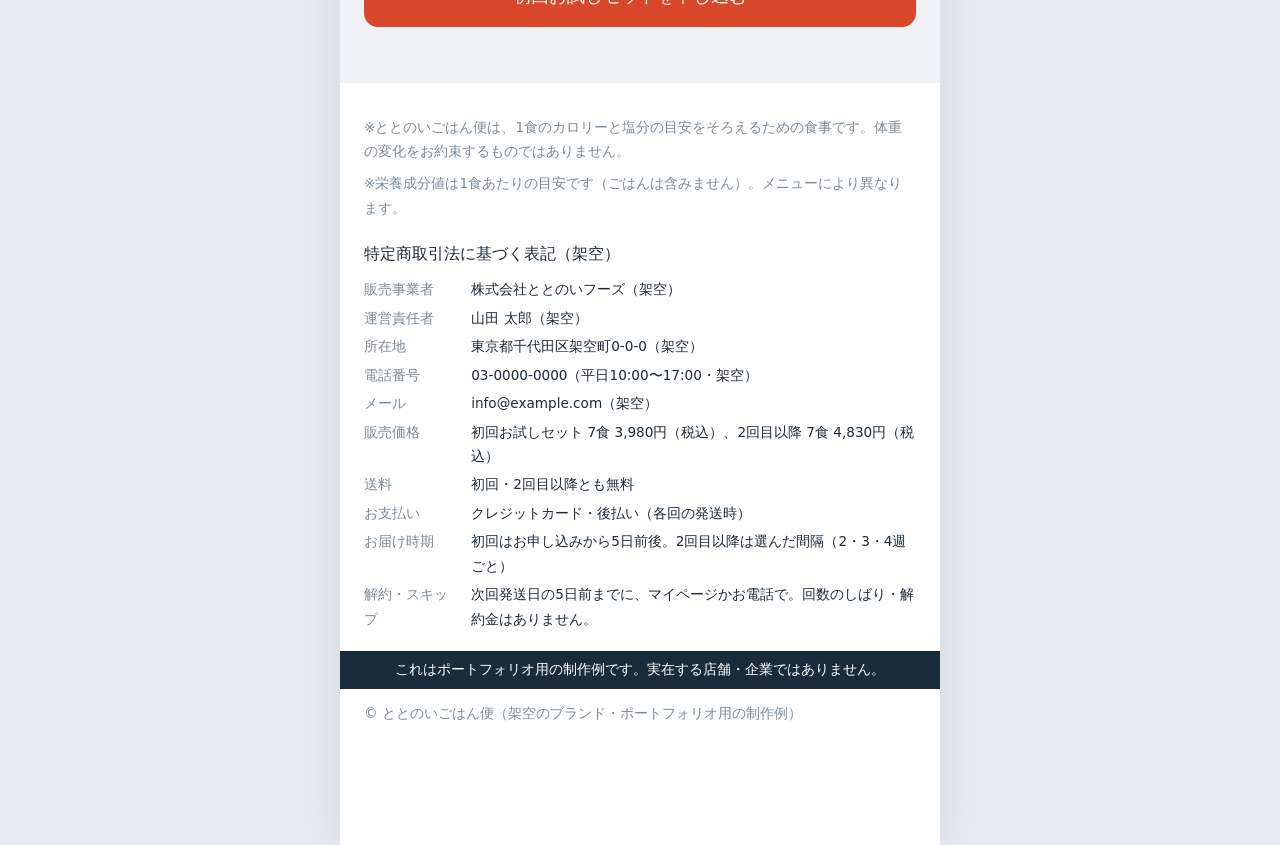
<file: works/totonoi-lp/index.html>
<!doctype html>
<html lang="ja">
<head>
<meta charset="utf-8">
<meta name="viewport" content="width=device-width,initial-scale=1">
<meta name="robots" content="noindex, nofollow">
<title>【制作例】ととのいごはん便｜管理栄養士監修の冷凍宅配弁当 初回お試し7食3,980円</title>
<meta name="description" content="管理栄養士が献立を監修した冷凍の宅配弁当。1食400kcal以下・塩分2.5g以下。初回お試しセット7食3,980円（税込）送料無料。定期便は回数のしばりなし、次回発送の5日前までスキップ・解約できます。">
<meta property="og:title" content="ととのいごはん便｜初回お試し7食3,980円">
<meta property="og:description" content="1食400kcal以下・塩分2.5g以下。管理栄養士監修の冷凍宅配弁当。定期便は回数のしばりなし。">
<meta property="og:type" content="website">
<meta property="og:image" content="images/thumb.png">
<link rel="icon" href="data:image/svg+xml,%3Csvg xmlns='http://www.w3.org/2000/svg' viewBox='0 0 32 32'%3E%3Cpath d='M4 14h24a12 12 0 0 1-24 0z' fill='none' stroke='%231C2B3A' stroke-width='2.4'/%3E%3C/svg%3E">
<link rel="stylesheet" href="style.css">
</head>
<body>
<main class="lp">
  <p class="pf-band" role="note"><span>これはポートフォリオ用の制作例です。</span><span>実在する店舗・企業ではありません。</span></p>

  <section class="part fv" id="fv" aria-label="ファーストビュー">
    <h1 class="sr">ととのいごはん便　がまんしない、400kcal以下。</h1>
    <img src="images/01-fv.webp" width="1024" height="1792" fetchpriority="high"
      alt="ととのいごはん便。健診の結果が、気になりはじめた方へ。がまんしない、400kcal以下。※ごはんは含みません。管理栄養士が献立を監修した、冷凍の宅配弁当です。1食あたり400kcal以下、1食あたり塩分2.5g以下、献立は管理栄養士が監修。初回お試しセット 送料無料 7食3,980円（税込）。通常 7食4,830円（1食690円・税込）。定期便のご案内：初回お試しは、定期便の1回目です。2回目以降は7食4,830円（税込）を4週ごとにお届け。回数のしばりなし。次回発送の5日前までスキップ・解約できます。">
    <a class="hit" id="hit-fv" href="#apply" style="left:54.6%;top:76.2%;width:42.2%;height:8.3%" aria-label="初回お試しセットを申し込む"></a>
  </section>
  <p class="photo-note">※写真はイメージです。</p>

  <section class="text-block terms-strip" aria-label="定期便の条件">
    <div class="terms">
      <h3>定期便のご案内</h3>
      <dl class="terms-list"></dl>
      <p class="note">※「400kcal以下」「塩分2.5g以下」は、おかず1食あたりの値です（ごはんは含みません）。</p>
    </div>
  </section>

  <section class="part" aria-label="こんな方に">
    <img src="images/02-pain.webp" width="1024" height="1792" loading="lazy"
      alt="こんな方に。こんな毎日、続いていませんか？ 昼はコンビニ、夜は外食か惣菜。料理は、ほとんどしない。健診で「体重を落としましょう」と言われた。家族に、食事のことを心配されている。まずは、毎日の晩ごはんから整えませんか。">
  </section>
  <p class="photo-note">※写真はイメージです。</p>

  <section class="part" aria-label="献立のこだわりと栄養の目安">
    <img src="images/03-offer.webp" width="1024" height="1792" loading="lazy"
      alt="献立のこだわりと栄養の目安。数字で選べる、晩ごはん。エネルギー（1食あたり）400kcal以下。塩分（1食あたり）2.5g以下。たんぱく質（1食あたり）18g以上。品数 主菜1品＋副菜3品。献立づくり 管理栄養士が監修しています。※数値は1食あたりの目安（ごはんは含みません）。メニューにより異なります。">
  </section>
  <p class="photo-note">※写真はイメージです。</p>

  <section class="part" aria-label="メニュー例">
    <img src="images/04-menu.webp" width="1024" height="1792" loading="lazy"
      alt="メニュー例。今週は、どれから食べよう。肉も魚も。毎回ちがう献立が届きます。1 豚の生姜焼き 390kcal 塩分2.4g。2 鮭の西京焼き 340kcal 塩分2.0g。3 さばの味噌煮 395kcal 塩分2.3g。4 鶏つくねの和風あんかけ 360kcal 塩分2.2g。5 牛肉と野菜のプルコギ 398kcal 塩分2.4g。6 鶏むね肉の香味だれ 350kcal 塩分2.1g。※数値は1食あたり。献立は季節により入れ替わります。">
  </section>

  <section class="part" aria-label="管理栄養士の紹介">
    <img src="images/05-staff.webp" width="1024" height="1792" loading="lazy"
      alt="管理栄養士の紹介。数字だけで、献立を決めない。01 献立を監修しています。管理栄養士 早川 恵（はやかわ めぐみ）。02 まず、味見から。カロリーと塩分の目安を守ったうえで、毎日食べたくなる味かを確かめます。03 1品ずつ、はかる。主菜も副菜も分量を決めて、1食の目安に収まるよう組み立てます。">
  </section>
  <p class="photo-note">※写真はイメージです。人物・氏名は架空です。</p>

  <section class="part" aria-label="定期便の仕組み">
    <img src="images/06-flow.webp" width="1024" height="1792" loading="lazy"
      alt="定期便の仕組み。続け方は、自分で決められます。お届けの間隔も、お休みも、解約も。4週ごと（2週・3週・4週から選べます）。1 冷凍でお届け 7食を1箱で。2 温めて食べる 冷凍庫で保存し、レンジで温めるだけ。3 次回を確認 発送の5日前まで、変更・スキップOK。4 次のお届け 合わなければ、いつでも解約。初回お試し 7食3,980円（税込）・送料無料。2回目以降 7食4,830円（税込）。回数のしばり ありません。スキップ・解約 次回発送の5日前まで。マイページかお電話で。">
  </section>

  <section class="text-block" aria-labelledby="terms-h">
    <div class="terms">
      <h3 id="terms-h">定期便のご案内（文字でもご確認ください）</h3>
      <dl class="terms-list"></dl>
    </div>
  </section>

  <section class="part" aria-label="よくあるご質問">
    <img src="images/07-faq.webp" width="1024" height="1792" loading="lazy"
      alt="よくあるご質問。申し込む前に、どうぞ。Q お試しだけで、やめられますか？ A はい。2回目の発送日の5日前までに解約すれば、2回目以降の料金はかかりません。Q 解約はどうやってするのですか？ A マイページか、お電話で手続きできます。回数のしばりや解約金はありません。Q 食べるだけで、痩せますか？ A 体重の変化をお約束する商品ではありません。1食のカロリーと塩分の目安をそろえるための食事です。体重のことは、医師の指導とあわせてご活用ください。Q 量は足りますか？ ごはんは付きますか？ A 主菜1品と副菜3品の、おかずのお弁当です。ごはんは付きません。量はごはんで調整できます。Q 保存と温め方は？ A 冷凍庫で保存し、電子レンジで温めるだけです。温め時間は容器に記載しています。">
  </section>

  <section class="part" aria-label="お申し込み">
    <img src="images/08-cta.webp" width="1024" height="1792" loading="lazy"
      alt="まずは7食、試してみませんか。初回お試しセット・送料無料 7食3,980円（税込）。定期便のご案内：初回お試しは、定期便の1回目です。2回目以降は7食4,830円（税込）を4週ごとにお届け。回数のしばりなし。次回発送の5日前までスキップ・解約できます。">
    <a class="hit" id="hit-cta" href="#apply" style="left:3.9%;top:78.4%;width:92.3%;height:6.2%" aria-label="初回お試しセットを申し込む"></a>
  </section>
  <p class="photo-note">※写真はイメージです。</p>

  <section class="text-block terms-strip" aria-label="定期便の条件">
    <div class="terms">
      <h3>定期便のご案内</h3>
      <dl class="terms-list"></dl>
    </div>
  </section>

  <section class="form-wrap" id="apply" aria-labelledby="apply-h">
    <p class="eyebrow">お申し込み</p>
    <h2 id="apply-h">初回お試しセット<br>7食 3,980円（税込）</h2>
    <p class="demo-badge">制作例のため、実際のお申し込みはできません（入力内容は送信されません）</p>
    <form id="apply-form" novalidate>
      <label>お名前<span class="req">必須</span><input type="text" name="name" autocomplete="name" required></label>
      <label>メールアドレス<span class="req">必須</span><input type="email" name="email" autocomplete="email" required></label>
      <label>電話番号<span class="req">必須</span><input type="tel" name="tel" autocomplete="tel" required></label>
      <label>お届け先の郵便番号<span class="req">必須</span><input type="text" name="zip" autocomplete="postal-code" inputmode="numeric" required></label>
      <fieldset>
        <legend>2回目以降のお届け間隔</legend>
        <div class="radio">
          <label><input type="radio" name="interval" value="2"> 2週ごと</label>
          <label><input type="radio" name="interval" value="3"> 3週ごと</label>
          <label><input type="radio" name="interval" value="4" checked> 4週ごと</label>
        </div>
      </fieldset>

      <div class="confirm" aria-labelledby="confirm-h">
        <h3 id="confirm-h">ご注文内容の確認（定期購入）</h3>
        <table>
          <tr><th>商品</th><td>ととのいごはん便 初回お試しセット（冷凍弁当 7食）</td></tr>
          <tr><th>契約の種類</th><td><strong>定期購入（定期便）</strong>です。初回お試しは定期便の1回目です。</td></tr>
          <tr><th>初回の代金</th><td>3,980円（税込）・送料無料</td></tr>
          <tr><th>2回目以降</th><td>7食 4,830円（税込・1食690円）・送料無料<br>選んだ間隔（初期値 4週ごと）でお届け</td></tr>
          <tr><th>支払時期・方法</th><td>クレジットカード・後払い（各回の発送時にお支払い）</td></tr>
          <tr><th>お届け時期</th><td>初回はお申し込みから5日前後でお届け</td></tr>
          <tr><th>回数のしばり</th><td>ありません</td></tr>
          <tr><th>スキップ・解約</th><td>次回発送日の5日前までに、マイページかお電話（03-0000-0000／平日10:00〜17:00）で。解約金はかかりません。</td></tr>
        </table>
        <label class="agree"><input type="checkbox" id="agree" required> 上記の定期購入の条件を確認しました</label>
      </div>

      <button class="btn" id="submit" type="submit">初回お試しセットを申し込む →</button>
      <p class="form-msg" id="form-msg" tabindex="-1" hidden></p>
    </form>
  </section>

  <footer class="foot">
    <p>※ととのいごはん便は、1食のカロリーと塩分の目安をそろえるための食事です。体重の変化をお約束するものではありません。</p>
    <p>※栄養成分値は1食あたりの目安です（ごはんは含みません）。メニューにより異なります。</p>
    <h2 class="foot-h">特定商取引法に基づく表記（架空）</h2>
    <dl class="foot-dl">
      <dt>販売事業者</dt><dd>株式会社ととのいフーズ（架空）</dd>
      <dt>運営責任者</dt><dd>山田 太郎（架空）</dd>
      <dt>所在地</dt><dd>東京都千代田区架空町0-0-0（架空）</dd>
      <dt>電話番号</dt><dd>03-0000-0000（平日10:00〜17:00・架空）</dd>
      <dt>メール</dt><dd>info@example.com（架空）</dd>
      <dt>販売価格</dt><dd>初回お試しセット 7食 3,980円（税込）、2回目以降 7食 4,830円（税込）</dd>
      <dt>送料</dt><dd>初回・2回目以降とも無料</dd>
      <dt>お支払い</dt><dd>クレジットカード・後払い（各回の発送時）</dd>
      <dt>お届け時期</dt><dd>初回はお申し込みから5日前後。2回目以降は選んだ間隔（2・3・4週ごと）</dd>
      <dt>解約・スキップ</dt><dd>次回発送日の5日前までに、マイページかお電話で。回数のしばり・解約金はありません。</dd>
    </dl>
    <p class="pf-band pf-band--foot" role="note"><span>これはポートフォリオ用の制作例です。</span><span>実在する店舗・企業ではありません。</span></p>
    <p>© ととのいごはん便（架空のブランド・ポートフォリオ用の制作例）</p>
  </footer>
</main>

<div class="sticky" id="sticky">
  <a class="btn" href="#apply">初回お試し 7食3,980円で申し込む →</a>
  <small>定期便の1回目です・回数のしばりなし・いつでも解約可</small>
</div>

<script>
// 定期便の条件（画像と同じ文面。ここだけを書き換えれば本文に反映される）
var TERMS = [
  ['初回お試し', '7食 3,980円（税込）・送料無料'],
  ['契約の種類', '定期便（初回お試しは定期便の1回目です）'],
  ['2回目以降', '7食 4,830円（税込）・送料無料'],
  ['お支払い', 'クレジットカード・後払い（各回の発送時）'],
  ['お届け時期', '初回はお申し込みから5日前後'],
  ['お届け間隔', '4週ごと（2週・3週・4週から選べます）'],
  ['回数のしばり', 'ありません'],
  ['スキップ・解約', '次回発送の5日前まで。マイページかお電話（03-0000-0000・架空）で。解約金はかかりません。']
];
(function(){document.querySelectorAll('.terms-list').forEach(function(dl){TERMS.forEach(function(t){var dt=document.createElement('dt');dt.textContent=t[0];var dd=document.createElement('dd');dd.textContent=t[1];dl.appendChild(dt);dl.appendChild(dd);});});})();
</script>
<script src="main.js"></script>
</body>
</html>
</file>
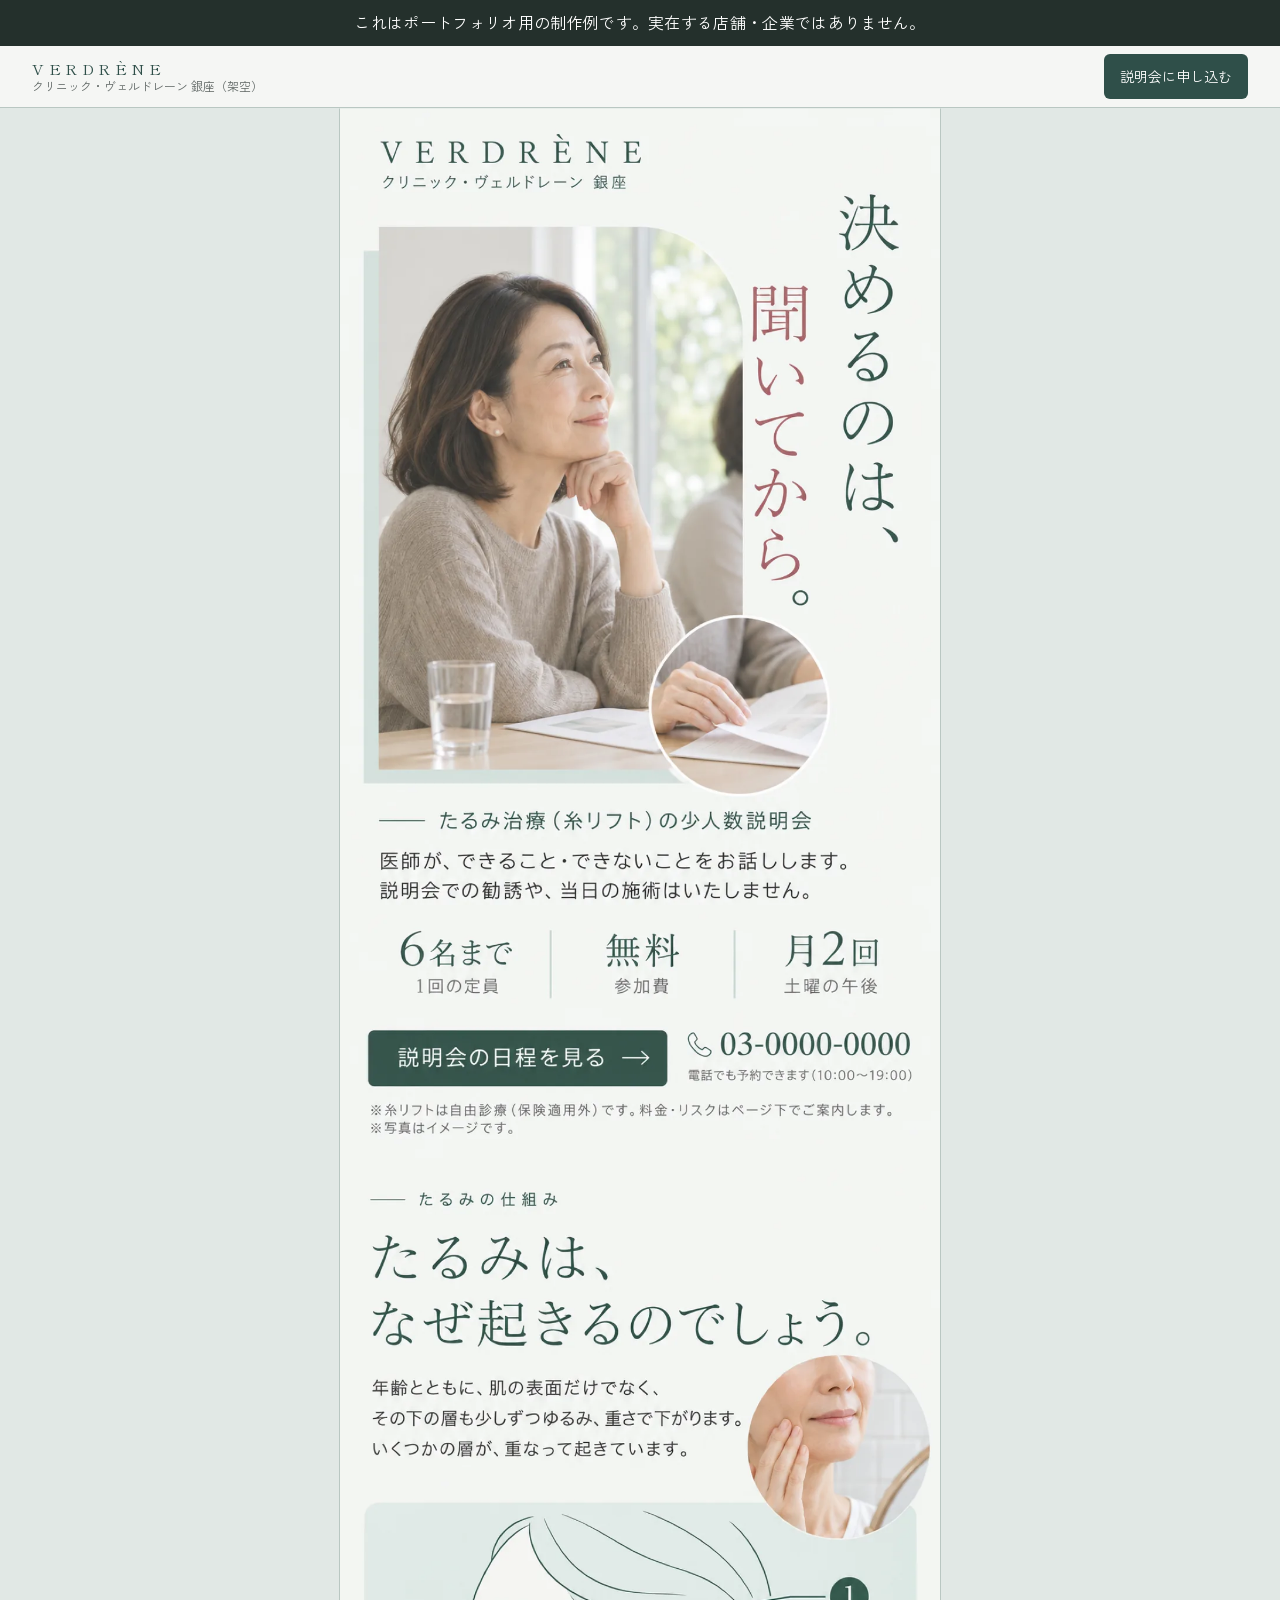
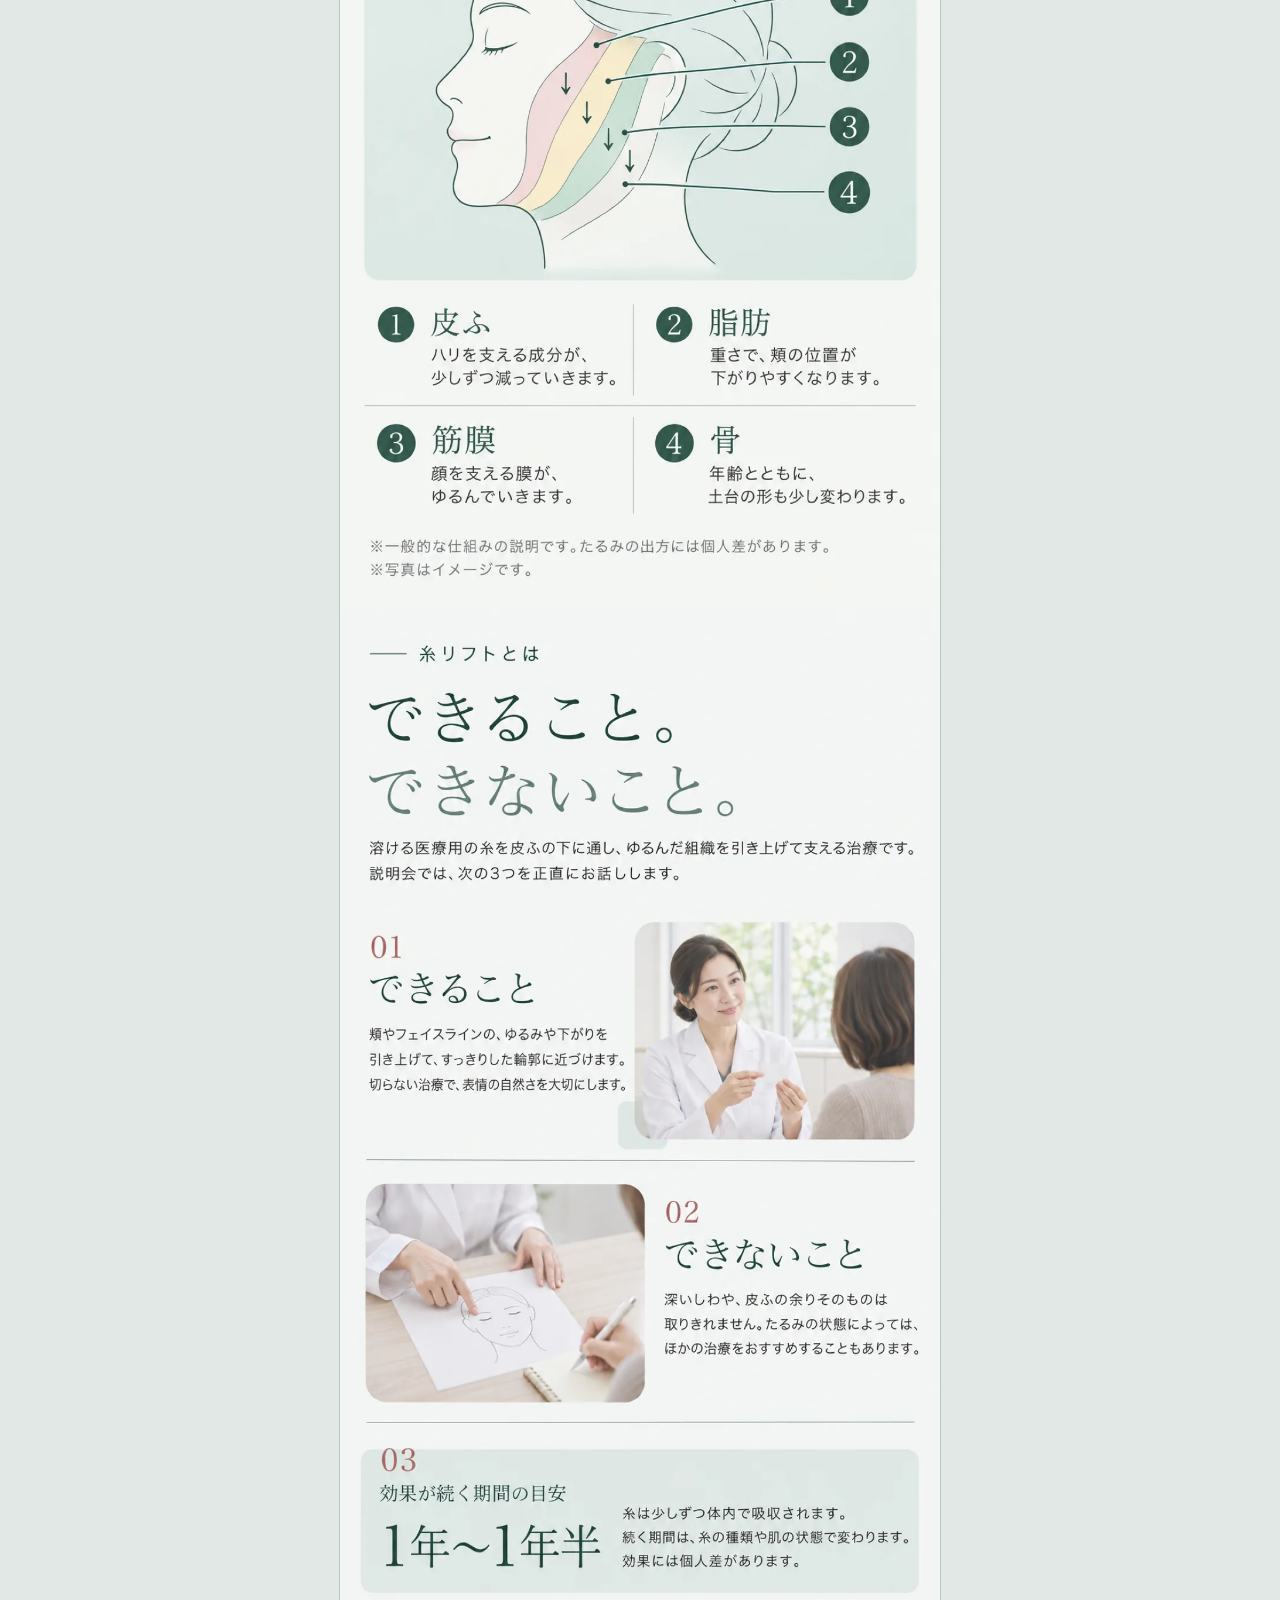
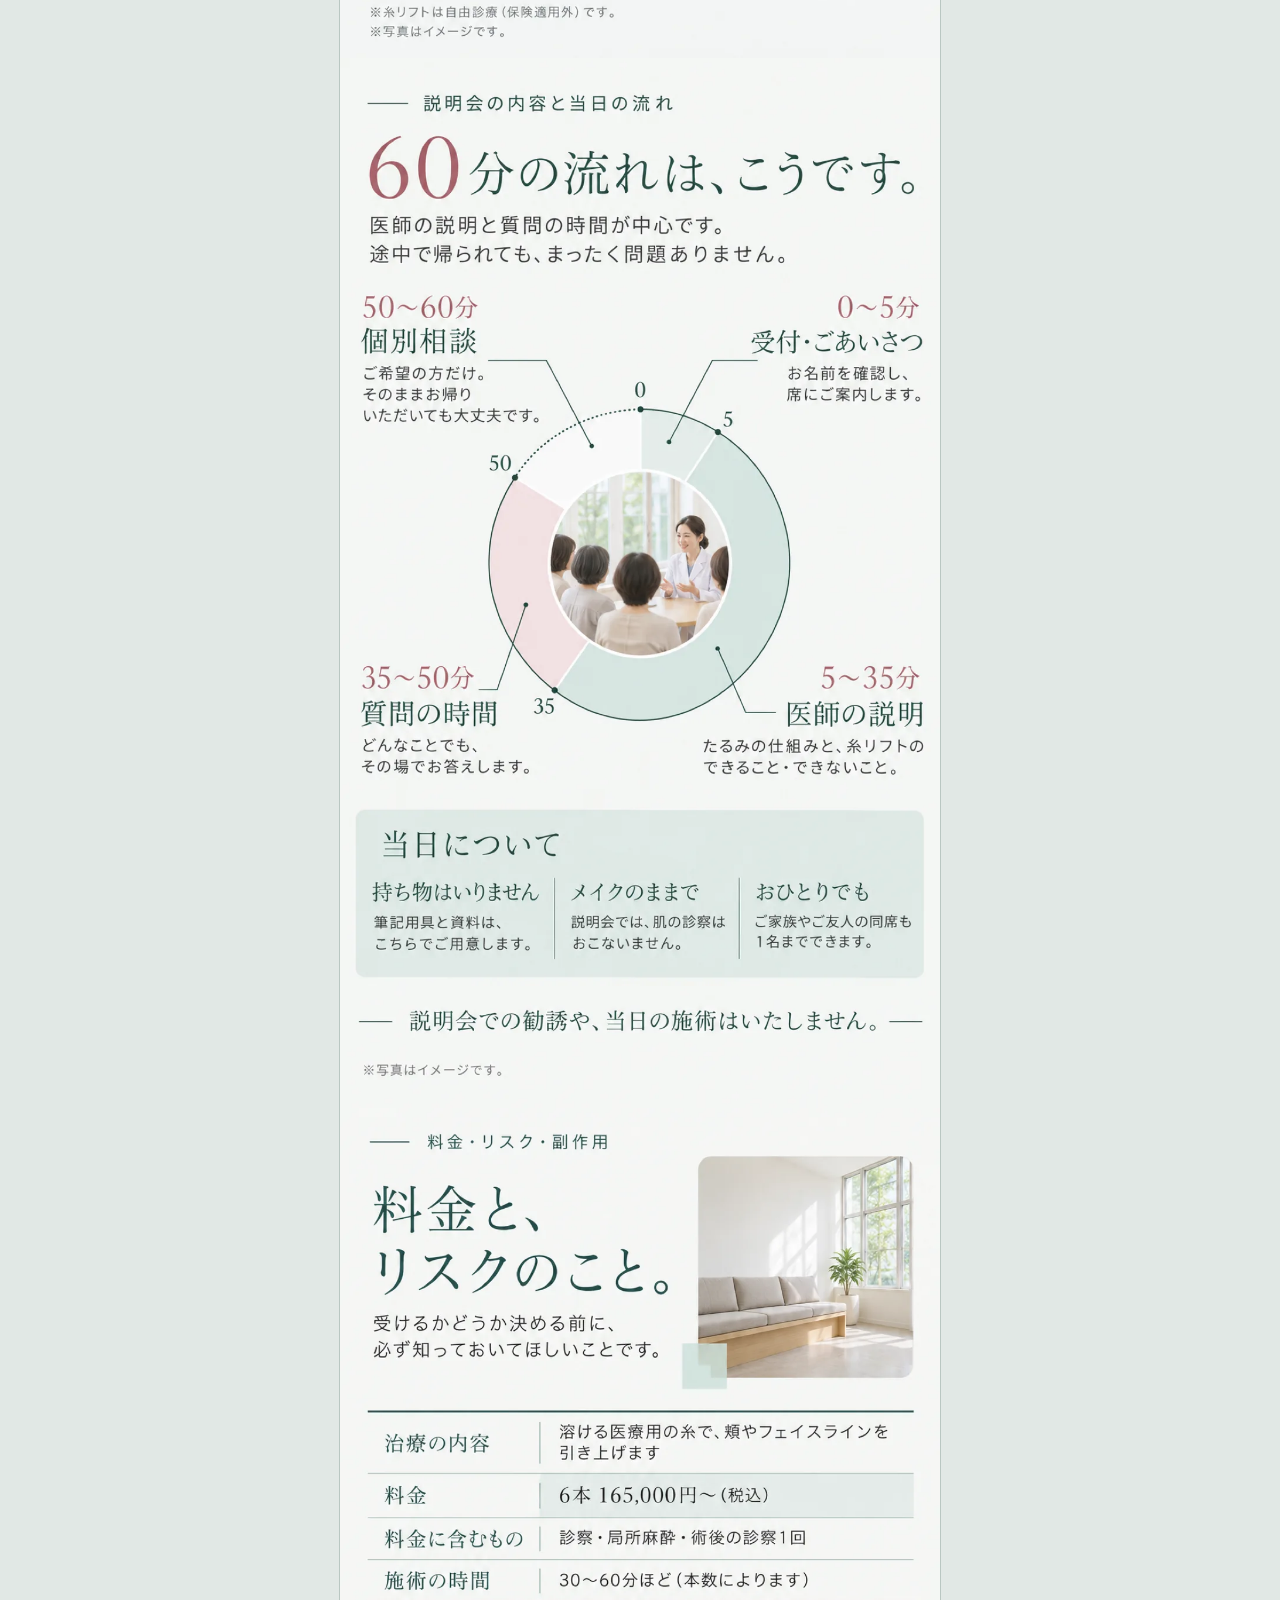
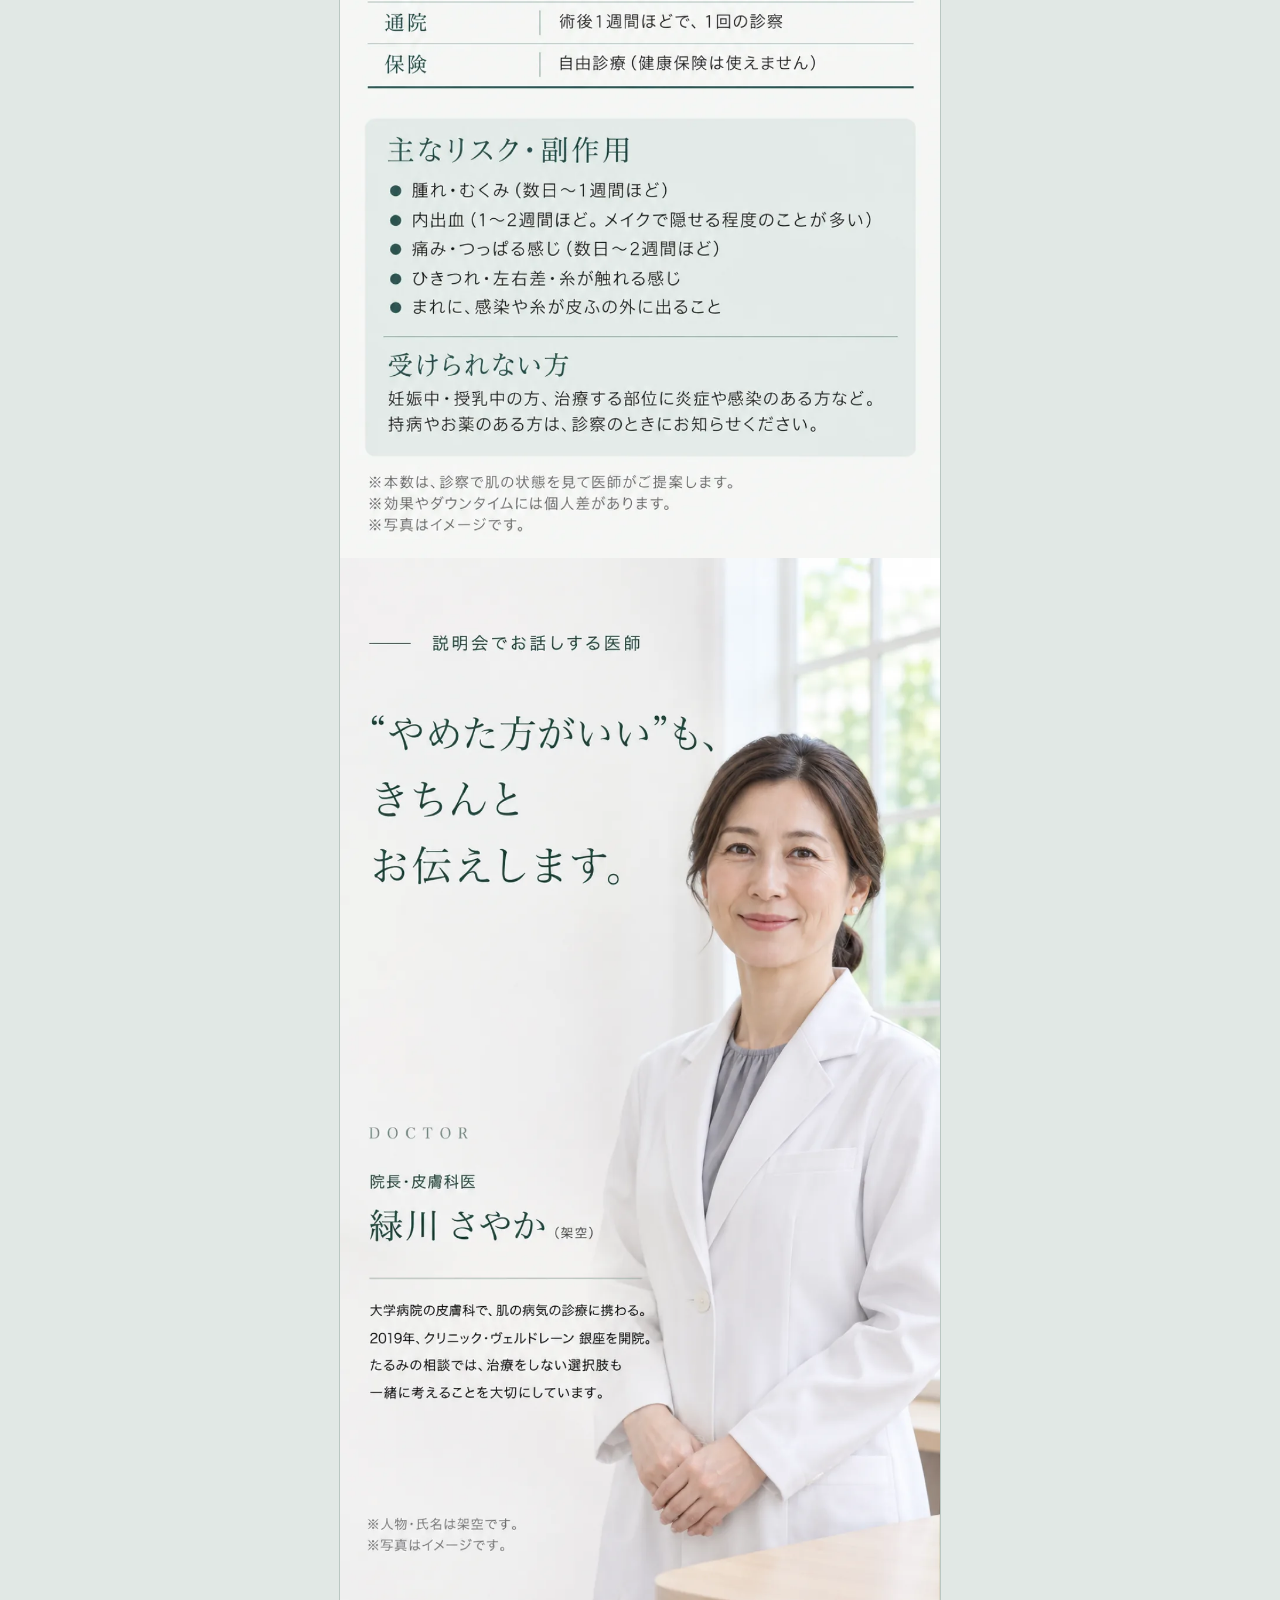
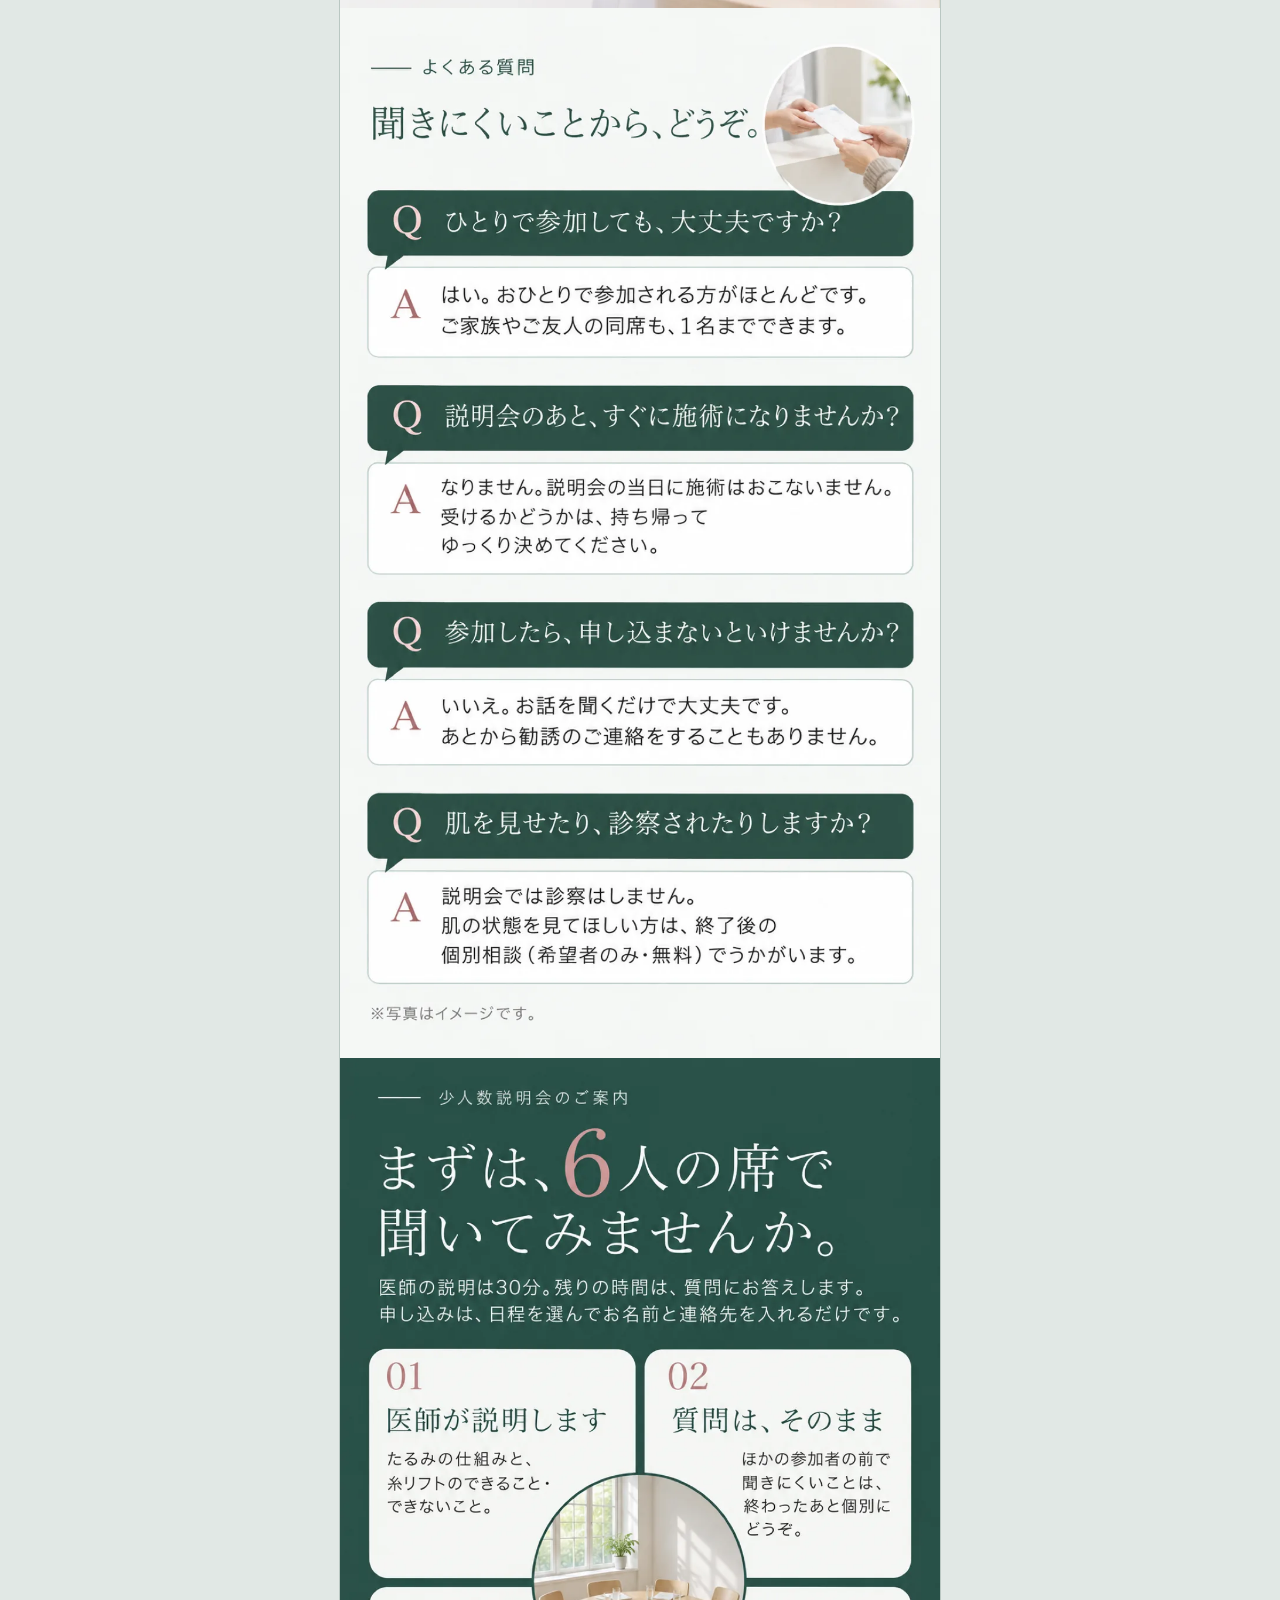
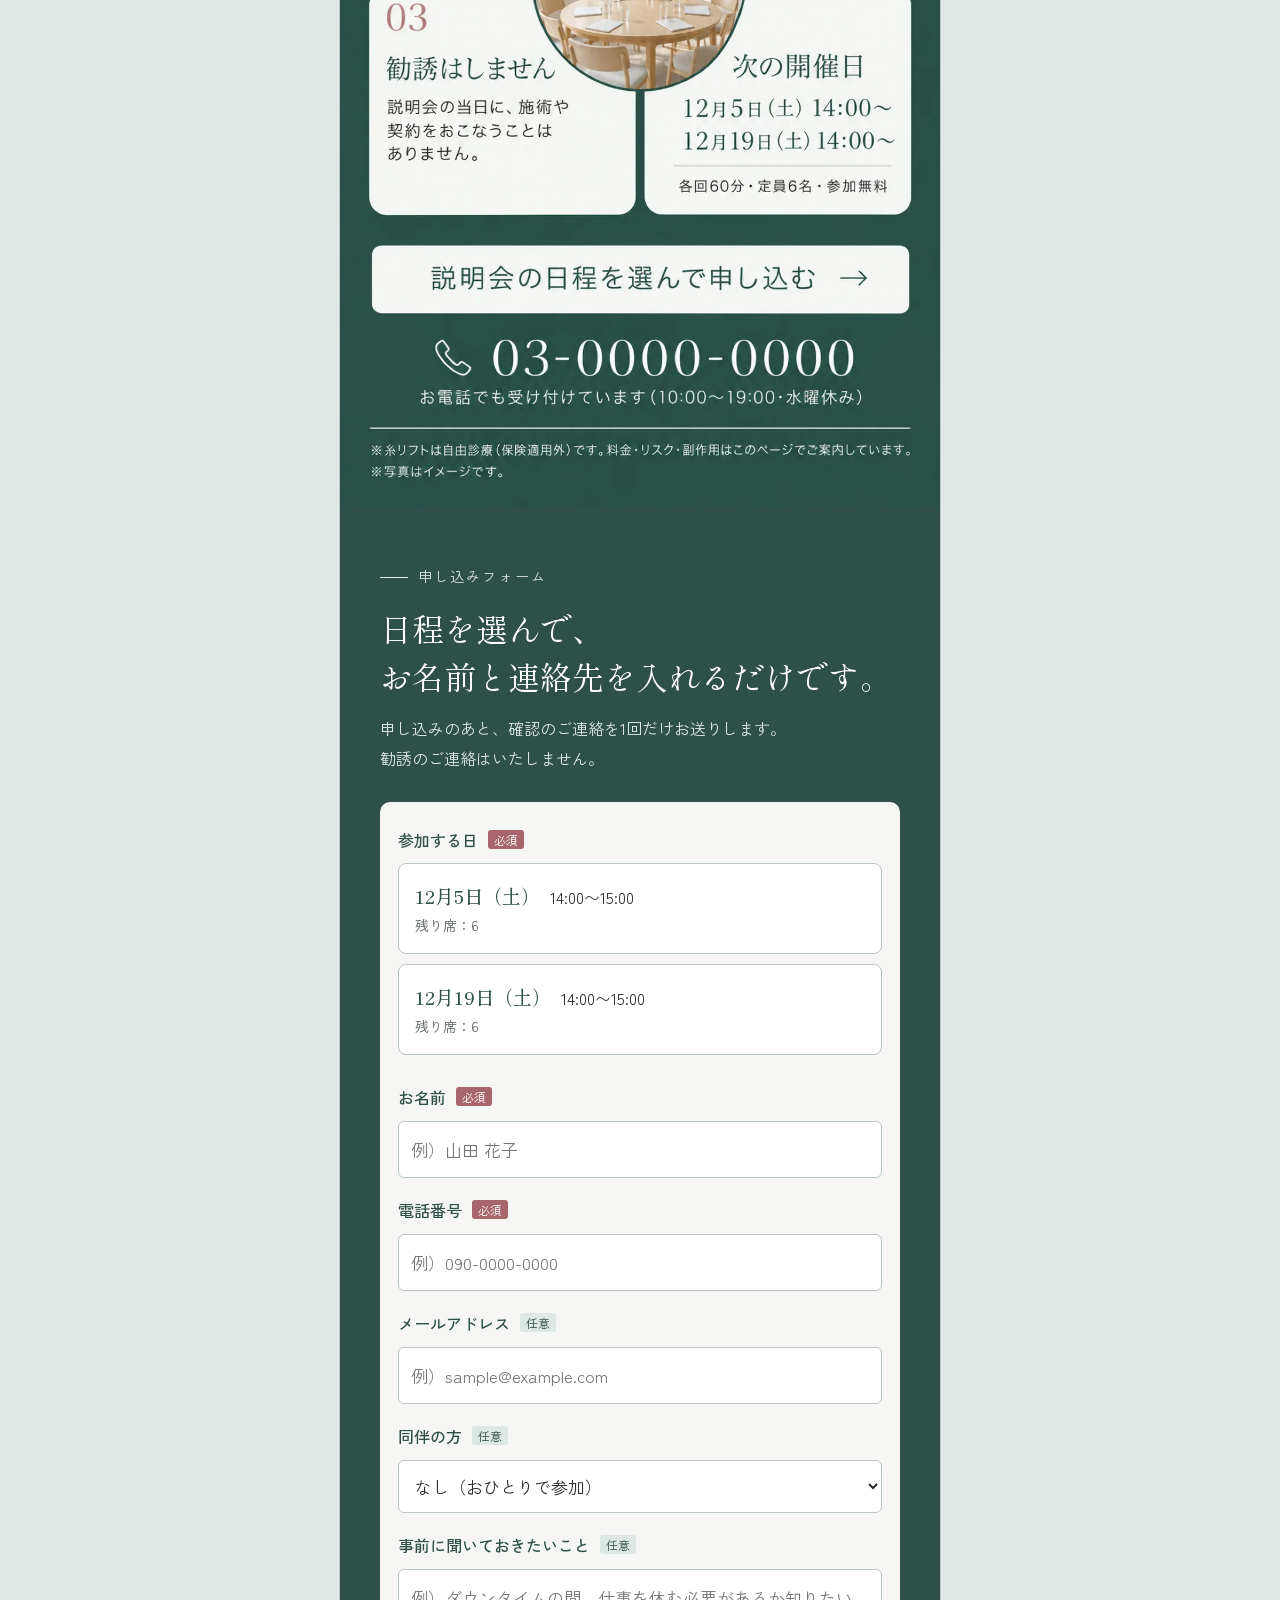
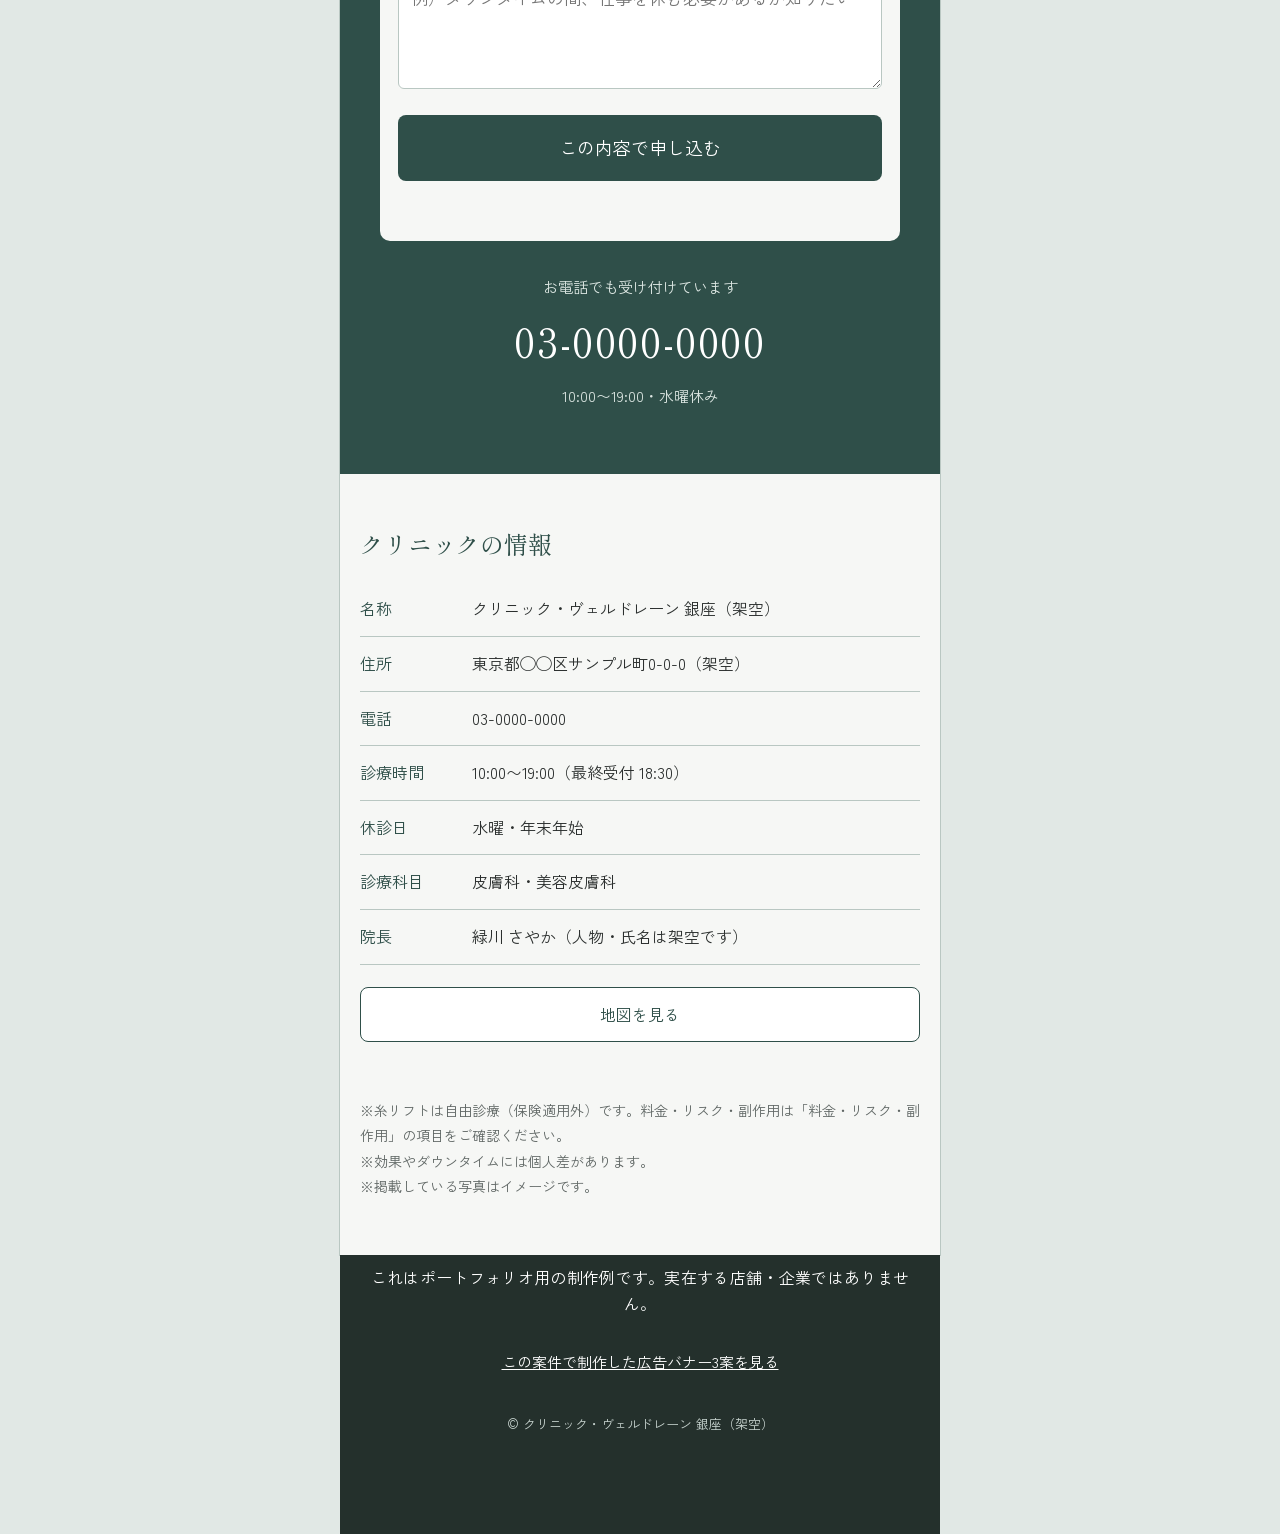
<file: works/verdrene-lp/index.html>
<!doctype html>
<html lang="ja">
<head>
<meta charset="utf-8">
<meta name="viewport" content="width=device-width, initial-scale=1">
<meta name="robots" content="noindex, nofollow">
<title>糸リフトの少人数説明会｜クリニック・ヴェルドレーン 銀座（架空）</title>
<meta name="description" content="【ポートフォリオ用の制作例】たるみ治療（糸リフト）の少人数説明会（定員6名・無料）。医師が、できること・できないことをお話しします。説明会での勧誘や当日の施術はいたしません。実在するクリニックではありません。">
<meta property="og:title" content="糸リフトの少人数説明会｜クリニック・ヴェルドレーン 銀座（架空）">
<meta property="og:description" content="ポートフォリオ用の制作例です。実在する店舗・企業ではありません。">
<meta property="og:type" content="website">
<meta property="og:image" content="images/ogp.png">
<link rel="icon" href="data:image/svg+xml,%3Csvg xmlns='http://www.w3.org/2000/svg' viewBox='0 0 64 64'%3E%3Crect width='64' height='64' rx='14' fill='%232F4F49'/%3E%3Ctext x='32' y='44' font-size='34' text-anchor='middle' fill='%23F6F7F5' font-family='serif'%3EV%3C/text%3E%3C/svg%3E">
<link rel="preconnect" href="https://fonts.googleapis.com">
<link rel="preconnect" href="https://fonts.gstatic.com" crossorigin>
<link href="https://fonts.googleapis.com/css2?family=Shippori+Mincho:wght@400;500&family=Zen+Kaku+Gothic+New:wght@400;500&display=swap" rel="stylesheet">
<link rel="stylesheet" href="style.css">
</head>
<body>

<div class="pf-band" role="note">これはポートフォリオ用の制作例です。<br class="sp">実在する店舗・企業ではありません。</div>

<header class="head">
  <span class="logo"><span class="logo-en">VERDRÈNE</span><span class="logo-ja">クリニック・ヴェルドレーン<wbr> 銀座<span class="nw">（架空）</span></span></span>
  <a class="head-btn" href="#apply">説明会に申し込む</a>
</header>

<main>
  <section class="part" id="fv" aria-label="ファーストビュー">
    <div class="frame">
      <img src="images/01-fv.webp" width="1024" height="1792" fetchpriority="high"
        alt="決めるのは、聞いてから。たるみ治療（糸リフト）の少人数説明会。医師が、できること・できないことをお話しします。説明会での勧誘や、当日の施術はいたしません。1回の定員6名まで、参加費無料、土曜の午後に月2回。電話でも予約できます（03-0000-0000、10:00〜19:00）。糸リフトは自由診療（保険適用外）です。写真はイメージです。">
      <a class="hit" href="#apply" style="left:4.5%;top:87.6%;width:50.5%;height:5.4%" aria-label="説明会の日程を見る"></a>
      <a class="hit demo-tel" href="#" style="left:57%;top:87%;width:39%;height:6.5%" aria-label="電話する 03-0000-0000"></a>
    </div>
  </section>

  <section class="part" id="mechanism" aria-label="たるみの仕組み">
    <div class="frame">
      <img src="images/02-pain.webp" width="1024" height="1792" loading="lazy"
        alt="たるみの仕組み。たるみは、なぜ起きるのでしょう。年齢とともに、肌の表面だけでなく、その下の層も少しずつゆるみ、重さで下がります。1 皮ふ：ハリを支える成分が、少しずつ減っていきます。2 脂肪：重さで、頬の位置が下がりやすくなります。3 筋膜：顔を支える膜が、ゆるんでいきます。4 骨：年齢とともに、土台の形も少し変わります。一般的な仕組みの説明です。たるみの出方には個人差があります。写真はイメージです。">
    </div>
  </section>

  <section class="part" id="about" aria-label="糸リフトとは">
    <div class="frame">
      <img src="images/03-offer.webp" width="1024" height="1792" loading="lazy"
        alt="糸リフトとは。できること。できないこと。溶ける医療用の糸を皮ふの下に通し、ゆるんだ組織を引き上げて支える治療です。01 できること：頬やフェイスラインの、ゆるみや下がりを引き上げて、すっきりした輪郭に近づけます。切らない治療で、表情の自然さを大切にします。02 できないこと：深いしわや、皮ふの余りそのものは取りきれません。たるみの状態によっては、ほかの治療をおすすめすることもあります。03 効果が続く期間の目安：1年〜1年半。糸の種類や肌の状態で変わります。効果には個人差があります。糸リフトは自由診療（保険適用外）です。写真はイメージです。">
    </div>
  </section>

  <section class="part" id="flow" aria-label="説明会の内容と当日の流れ">
    <div class="frame">
      <img src="images/04-flow.webp" width="1024" height="1792" loading="lazy"
        alt="説明会の内容と当日の流れ。60分の流れは、こうです。0〜5分 受付・ごあいさつ。5〜35分 医師の説明（たるみの仕組みと、糸リフトのできること・できないこと）。35〜50分 質問の時間。50〜60分 個別相談（ご希望の方だけ。そのままお帰りいただいても大丈夫です）。持ち物はいりません。説明会では肌の診察はおこないません。ご家族やご友人の同席も1名までできます。説明会での勧誘や、当日の施術はいたしません。写真はイメージです。">
    </div>
  </section>

  <section class="part" id="price" aria-label="料金・リスク・副作用">
    <div class="frame">
      <img src="images/05-price.webp" width="1024" height="1792" loading="lazy"
        alt="料金・リスク・副作用。治療の内容：溶ける医療用の糸で、頬やフェイスラインを引き上げます。料金：6本 165,000円〜（税込）。料金に含むもの：診察・局所麻酔・術後の診察1回。施術の時間：30〜60分ほど（本数によります）。通院：術後1週間ほどで、1回の診察。保険：自由診療（健康保険は使えません）。主なリスク・副作用：腫れ・むくみ（数日〜1週間ほど）、内出血（1〜2週間ほど）、痛み・つっぱる感じ（数日〜2週間ほど）、ひきつれ・左右差・糸が触れる感じ、まれに感染や糸が皮ふの外に出ること。受けられない方：妊娠中・授乳中の方、治療する部位に炎症や感染のある方など。持病やお薬のある方は、診察のときにお知らせください。本数は診察で医師がご提案します。効果やダウンタイムには個人差があります。写真はイメージです。">
    </div>
  </section>

  <section class="part" id="doctor" aria-label="説明会でお話しする医師">
    <div class="frame">
      <img src="images/06-doctor.webp" width="1024" height="1792" loading="lazy"
        alt="説明会でお話しする医師。“やめた方がいい”も、きちんとお伝えします。院長・皮膚科医 緑川 さやか（架空）。大学病院の皮膚科で、肌の病気の診療に携わる。2019年、クリニック・ヴェルドレーン 銀座を開院。たるみの相談では、治療をしない選択肢も一緒に考えることを大切にしています。人物・氏名は架空です。写真はイメージです。">
    </div>
  </section>

  <section class="part" id="faq" aria-label="よくある質問">
    <div class="frame">
      <img src="images/07-faq.webp" width="1024" height="1792" loading="lazy"
        alt="よくある質問。聞きにくいことから、どうぞ。Q ひとりで参加しても、大丈夫ですか？ A はい。おひとりで参加される方がほとんどです。ご家族やご友人の同席も1名までできます。Q 説明会のあと、すぐに施術になりませんか？ A なりません。説明会の当日に施術はおこないません。受けるかどうかは、持ち帰ってゆっくり決めてください。Q 参加したら、申し込まないといけませんか？ A いいえ。お話を聞くだけで大丈夫です。あとから勧誘のご連絡をすることもありません。Q 肌を見せたり、診察されたりしますか？ A 説明会では診察はしません。肌の状態を見てほしい方は、終了後の個別相談（希望者のみ・無料）でうかがいます。写真はイメージです。">
    </div>
  </section>

  <section class="part" id="cta" aria-label="少人数説明会のご案内">
    <div class="frame">
      <img src="images/08-cta.webp" width="1024" height="1792" loading="lazy"
        alt="少人数説明会のご案内。まずは、6人の席で聞いてみませんか。医師の説明は30分。残りの時間は、質問にお答えします。01 医師が説明します。02 質問は、そのまま（聞きにくいことは終わったあと個別に）。03 勧誘はしません（説明会の当日に、施術や契約をおこなうことはありません）。次の開催日：12月5日（土）14:00〜、12月19日（土）14:00〜。各回60分・定員6名・参加無料。お電話でも受け付けています（03-0000-0000、10:00〜19:00・水曜休み）。糸リフトは自由診療（保険適用外）です。写真はイメージです。">
      <a class="hit" href="#apply" style="left:5%;top:74.8%;width:90%;height:6.8%" aria-label="説明会の日程を選んで申し込む"></a>
      <a class="hit demo-tel" href="#" style="left:14%;top:83.3%;width:72%;height:7.4%" aria-label="電話する 03-0000-0000"></a>
    </div>
  </section>

  <section class="apply" id="apply" aria-labelledby="apply-title">
    <div class="apply-inner">
      <p class="eyebrow">申し込みフォーム</p>
      <h2 id="apply-title" class="headline">日程を選んで、<br>お名前と連絡先を入れるだけです。</h2>
      <p class="lead">申し込みのあと、確認のご連絡を1回だけお送りします。<br class="pc">勧誘のご連絡はいたしません。</p>

      <form id="apply-form" novalidate>
        <fieldset class="dates">
          <legend>参加する日 <span class="req">必須</span></legend>
          <label class="date"><input type="radio" name="date" value="2026-12-05" required><span><b>12月5日（土）</b>14:00〜15:00<small>残り席：6</small></span></label>
          <label class="date"><input type="radio" name="date" value="2026-12-19"><span><b>12月19日（土）</b>14:00〜15:00<small>残り席：6</small></span></label>
        </fieldset>
        <label class="field"><span>お名前 <span class="req">必須</span></span><input type="text" name="name" autocomplete="name" placeholder="例）山田 花子"></label>
        <label class="field"><span>電話番号 <span class="req">必須</span></span><input type="tel" name="tel" autocomplete="tel" inputmode="tel" placeholder="例）090-0000-0000"></label>
        <label class="field"><span>メールアドレス <span class="opt">任意</span></span><input type="email" name="email" autocomplete="email" placeholder="例）sample@example.com"></label>
        <label class="field"><span>同伴の方 <span class="opt">任意</span></span>
          <select name="companion"><option>なし（おひとりで参加）</option><option>1名（ご家族・ご友人）</option></select></label>
        <label class="field"><span>事前に聞いておきたいこと <span class="opt">任意</span></span><textarea name="note" rows="3" placeholder="例）ダウンタイムの間、仕事を休む必要があるか知りたい"></textarea></label>
        <button type="submit" class="submit">この内容で申し込む</button>
        <p class="demo-msg" role="status" aria-live="polite"></p>
      </form>

      <div class="tel-box">
        <p>お電話でも受け付けています</p>
        <a href="#" class="tel demo-tel">03-0000-0000</a>
        <p class="small">10:00〜19:00・水曜休み</p>
      </div>
    </div>
  </section>

  <section class="info" aria-labelledby="info-title">
    <h2 id="info-title" class="headline-sm">クリニックの情報</h2>
    <dl>
      <div><dt>名称</dt><dd>クリニック・ヴェルドレーン 銀座（架空）</dd></div>
      <div><dt>住所</dt><dd>東京都◯◯区サンプル町0-0-0（架空）</dd></div>
      <div><dt>電話</dt><dd>03-0000-0000</dd></div>
      <div><dt>診療時間</dt><dd>10:00〜19:00（最終受付 18:30）</dd></div>
      <div><dt>休診日</dt><dd>水曜・年末年始</dd></div>
      <div><dt>診療科目</dt><dd>皮膚科・美容皮膚科</dd></div>
      <div><dt>院長</dt><dd>緑川 さやか（人物・氏名は架空です）</dd></div>
    </dl>
    <button type="button" class="map-btn demo-btn" data-msg="制作例のため地図は表示できません。">地図を見る</button>
    <p class="demo-msg" role="status" aria-live="polite"></p>
    <p class="notes">※糸リフトは自由診療（保険適用外）です。料金・リスク・副作用は「料金・リスク・副作用」の項目をご確認ください。<br>※効果やダウンタイムには個人差があります。<br>※掲載している写真はイメージです。</p>
  </section>
</main>

<footer class="foot">
  <div class="pf-band" role="note">これはポートフォリオ用の制作例です。<br class="sp">実在する店舗・企業ではありません。</div>
  <p class="copy"><a href="banners.html">この案件で制作した広告バナー3案を見る</a></p>
  <p class="copy">© クリニック・ヴェルドレーン 銀座（架空）</p>
</footer>

<nav class="sticky" aria-label="申し込み">
  <a href="#apply" class="s-apply">説明会に申し込む</a>
  <a href="#" class="s-tel demo-tel">電話する</a>
</nav>

<div class="toast" role="alert" aria-live="assertive"></div>
<script src="main.js"></script>
</body>
</html>
</file>
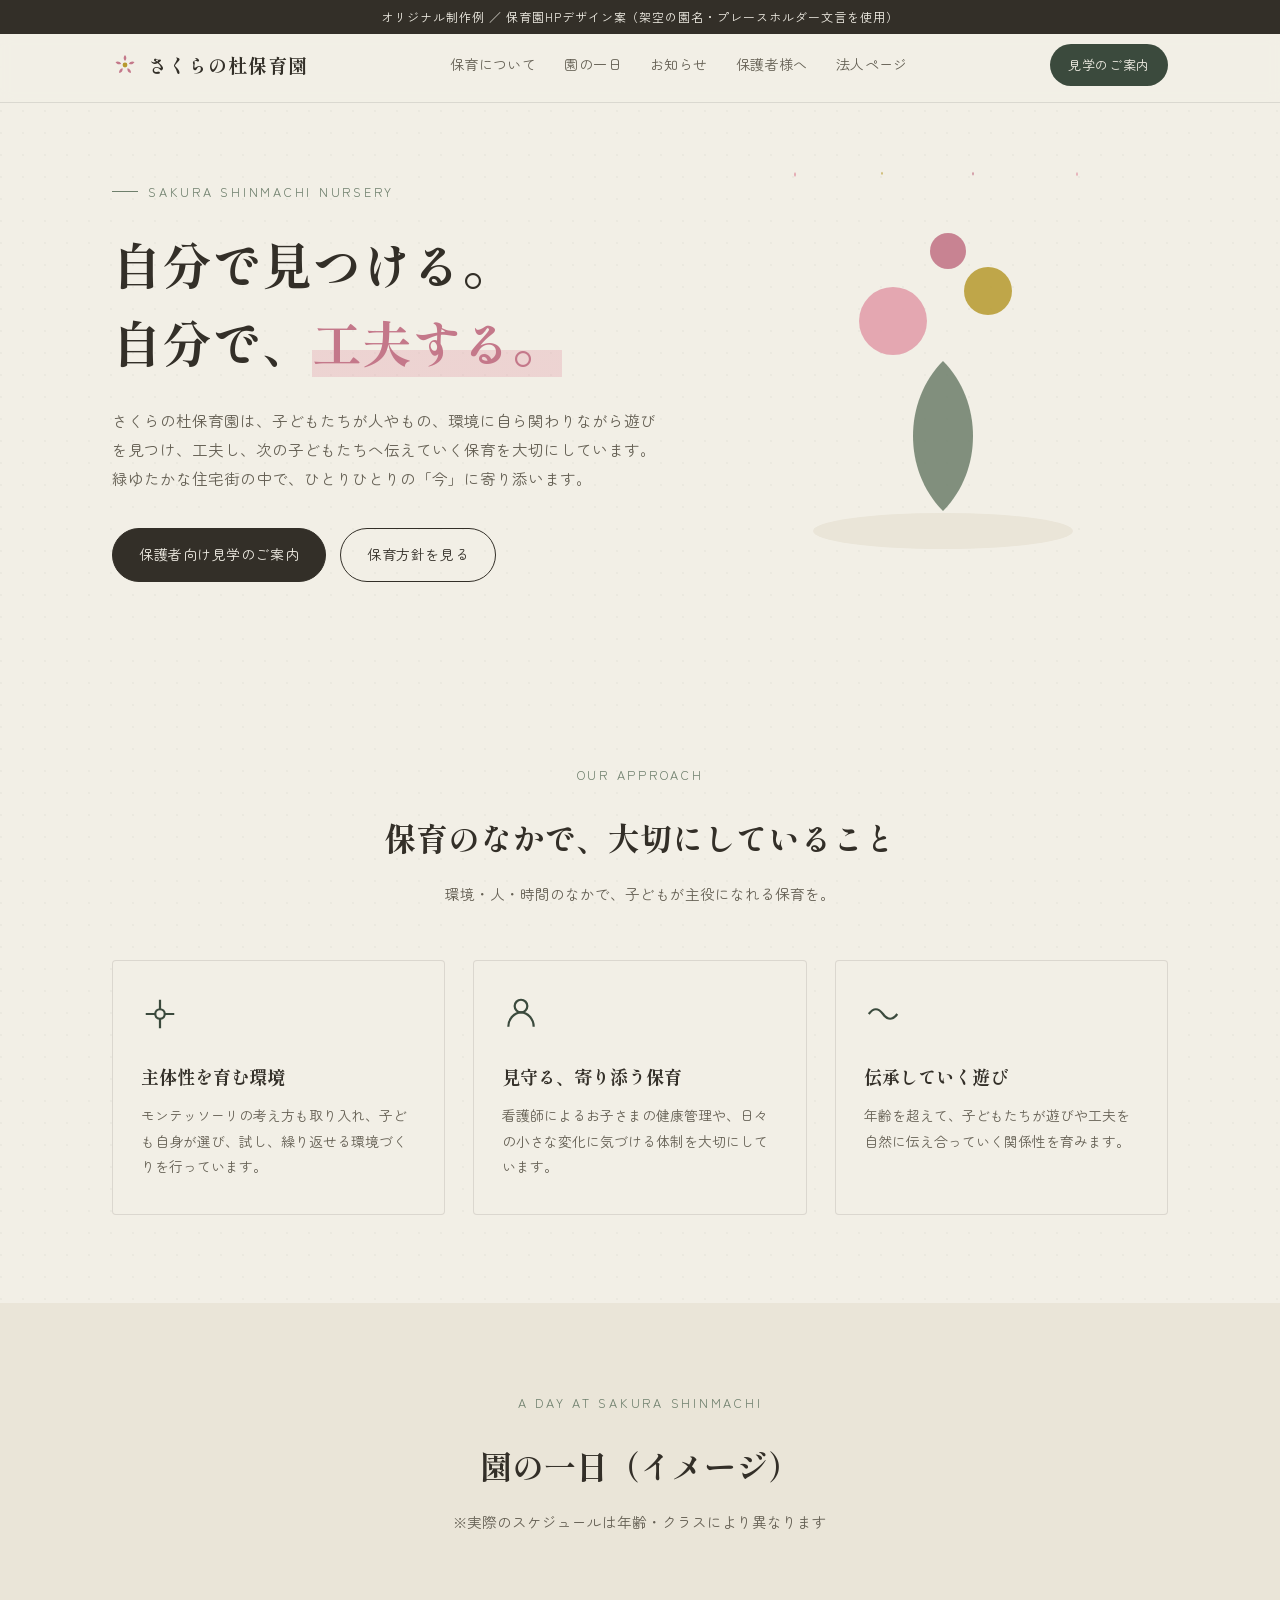
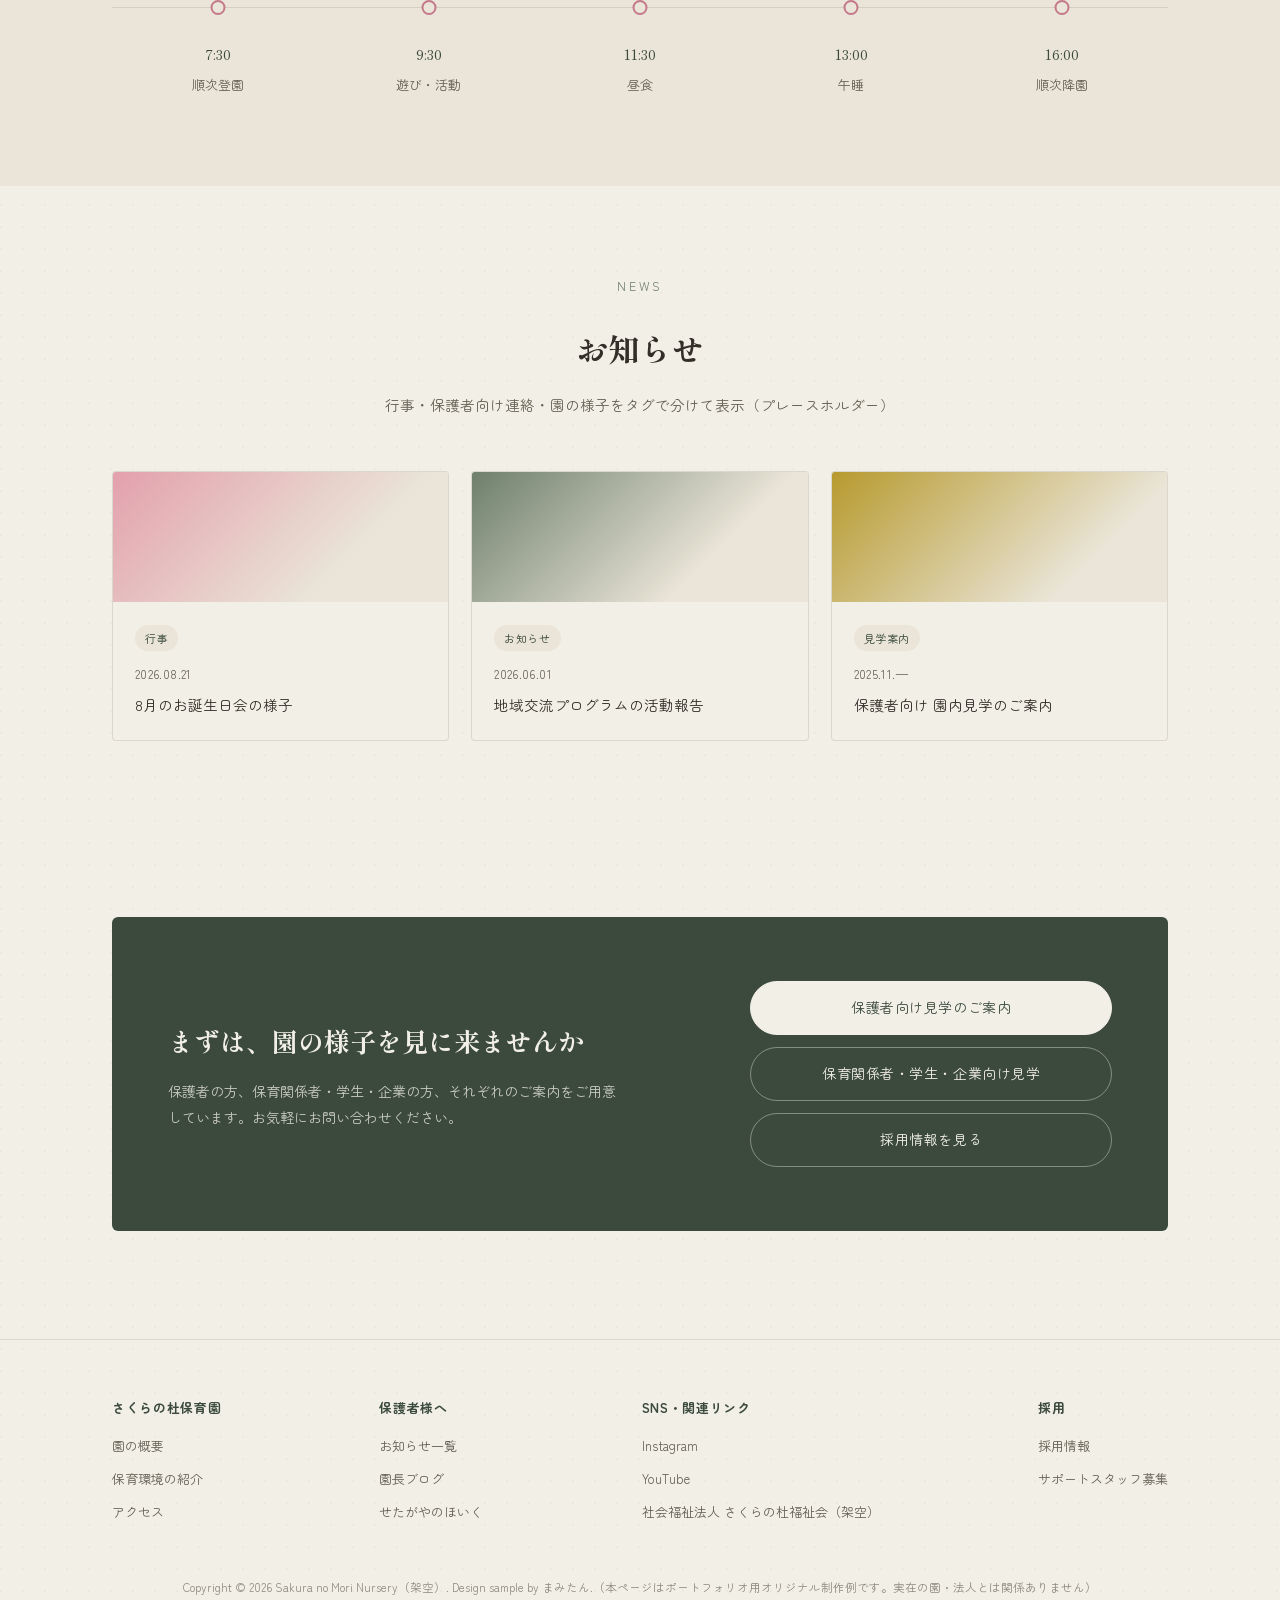
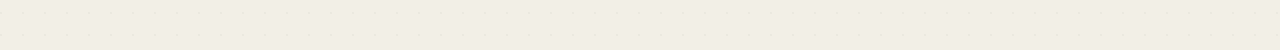
<file: sakura_no_mori_portfolio.html>
<!DOCTYPE html>
<html lang="ja">
<head>
<meta charset="UTF-8">
<meta name="viewport" content="width=device-width, initial-scale=1.0">
<title>さくらの杜保育園 トップページデザイン案（オリジナル制作例）</title>
<link rel="preconnect" href="https://fonts.googleapis.com">
<link rel="preconnect" href="https://fonts.gstatic.com" crossorigin>
<link href="https://fonts.googleapis.com/css2?family=Shippori+Mincho:wght@500;700&family=Zen+Maru+Gothic:wght@400;500;700&family=Zen+Kaku+Gothic+New:wght@400;500;700&display=swap" rel="stylesheet">
<style>
  :root{
    --paper:#F2EFE6;
    --paper-deep:#EAE5D8;
    --ink:#332F28;
    --ink-soft:#645F53;
    --sakura:#E3A0AC;
    --sakura-deep:#C4788A;
    --forest:#3B4A3D;
    --forest-light:#6E7F6C;
    --gold:#B79A2E;
    --line:rgba(51,47,40,0.12);
    --radius:4px;
  }
  *{box-sizing:border-box;}
  html{scroll-behavior:smooth;}
  body{
    margin:0;
    background:
      radial-gradient(circle at 1px 1px, rgba(51,47,40,0.035) 1px, transparent 0) 0 0/22px 22px,
      var(--paper);
    color:var(--ink);
    font-family:"Zen Maru Gothic","Zen Kaku Gothic New",sans-serif;
    line-height:1.85;
    -webkit-font-smoothing:antialiased;
  }
  a{color:inherit;text-decoration:none;}
  .wrap{max-width:1120px;margin:0 auto;padding:0 32px;}
  .proposal-tag{
    position:fixed;top:0;left:0;right:0;z-index:100;
    background:var(--ink);color:var(--paper);
    font-family:"Zen Kaku Gothic New",sans-serif;
    font-size:12px;letter-spacing:.08em;
    text-align:center;padding:6px 8px;
  }
  header.site{
    position:sticky;top:28px;z-index:90;
    background:rgba(242,239,230,0.88);
    backdrop-filter:blur(6px);
    border-bottom:1px solid var(--line);
  }
  header.site .wrap{
    display:flex;align-items:center;justify-content:space-between;
    padding-top:16px;padding-bottom:16px;
  }
  .logo{
    font-family:"Shippori Mincho",serif;
    font-weight:700;font-size:19px;letter-spacing:.05em;
    display:flex;align-items:center;gap:10px;
  }
  .logo .mark{
    width:26px;height:26px;flex:none;
  }
  nav.main{display:flex;gap:28px;font-size:14px;letter-spacing:.03em;}
  nav.main a{position:relative;padding:4px 0;color:var(--ink-soft);transition:color .2s;}
  nav.main a:hover, nav.main a:focus-visible{color:var(--sakura-deep);}
  nav.main a::after{
    content:"";position:absolute;left:0;bottom:0;width:0;height:1.5px;
    background:var(--sakura-deep);transition:width .25s ease;
  }
  nav.main a:hover::after{width:100%;}
  .nav-cta{
    font-size:13px;background:var(--forest);color:var(--paper);
    padding:9px 18px;border-radius:99px;letter-spacing:.05em;
    transition:background .2s;
  }
  .nav-cta:hover{background:var(--forest-light);}

  /* HERO */
  .hero{position:relative;overflow:hidden;padding:96px 0 84px;}
  .hero .wrap{display:grid;grid-template-columns:1.1fr .9fr;gap:56px;align-items:center;}
  .eyebrow{
    font-size:12.5px;letter-spacing:.22em;color:var(--forest-light);
    display:flex;align-items:center;gap:10px;margin-bottom:22px;
  }
  .eyebrow::before{content:"";width:26px;height:1px;background:var(--forest-light);}
  h1.hero-title{
    font-family:"Shippori Mincho",serif;
    font-weight:700;
    font-size:clamp(32px,4.2vw,50px);
    line-height:1.55;
    margin:0 0 26px;
    color:var(--ink);
  }
  h1.hero-title em{
    font-style:normal;color:var(--sakura-deep);
    background:linear-gradient(transparent 62%, rgba(227,160,172,.35) 62%);
  }
  .hero-lede{
    font-size:15.5px;color:var(--ink-soft);max-width:38em;margin-bottom:36px;
  }
  .hero-actions{display:flex;gap:14px;flex-wrap:wrap;}
  .btn{
    display:inline-flex;align-items:center;gap:8px;
    padding:13px 26px;border-radius:99px;font-size:14px;letter-spacing:.04em;
    border:1px solid var(--ink);transition:all .2s;
  }
  .btn.primary{background:var(--ink);color:var(--paper);}
  .btn.primary:hover{background:var(--sakura-deep);border-color:var(--sakura-deep);}
  .btn.ghost{background:transparent;color:var(--ink);}
  .btn.ghost:hover{background:var(--ink);color:var(--paper);}

  .hero-art{position:relative;height:420px;}
  .petal{
    position:absolute;opacity:.85;
    animation:drift linear infinite;
  }
  @keyframes drift{
    0%{transform:translateY(-10%) translateX(0) rotate(0deg);}
    100%{transform:translateY(120%) translateX(24px) rotate(200deg);}
  }
  @media (prefers-reduced-motion: reduce){
    .petal{animation:none;}
  }

  /* SECTION HEADS */
  .section{padding:88px 0;}
  .section.alt{background:var(--paper-deep);}
  .sec-head{max-width:640px;margin:0 auto 52px;text-align:center;}
  .sec-head .eyebrow{justify-content:center;}
  .sec-head .eyebrow::before{display:none;}
  .sec-head h2{
    font-family:"Shippori Mincho",serif;font-weight:700;
    font-size:clamp(24px,3vw,32px);margin:0 0 14px;
  }
  .sec-head p{color:var(--ink-soft);font-size:14.5px;margin:0;}

  /* PILLARS */
  .pillars{display:grid;grid-template-columns:repeat(3,1fr);gap:28px;}
  .pillar{
    background:var(--paper);border:1px solid var(--line);border-radius:var(--radius);
    padding:34px 28px;transition:transform .25s, box-shadow .25s;
  }
  .pillar:hover{transform:translateY(-4px);box-shadow:0 14px 28px rgba(51,47,40,.08);}
  .pillar .icon{width:38px;height:38px;color:var(--forest);margin-bottom:18px;}
  .pillar h3{font-family:"Shippori Mincho",serif;font-size:18px;margin:0 0 10px;}
  .pillar p{font-size:13.8px;color:var(--ink-soft);margin:0;}

  /* DAY TIMELINE */
  .timeline{
    display:grid;grid-template-columns:repeat(5,1fr);gap:0;
    position:relative;
  }
  .timeline::before{
    content:"";position:absolute;top:19px;left:0;right:0;height:1px;
    background:var(--line);
  }
  .tl-item{position:relative;padding-top:52px;text-align:center;}
  .tl-dot{
    position:absolute;top:12px;left:50%;transform:translateX(-50%);
    width:15px;height:15px;border-radius:50%;background:var(--paper-deep);
    border:2px solid var(--sakura-deep);
  }
  .tl-time{font-family:"Shippori Mincho",serif;font-size:15px;color:var(--forest);margin-bottom:6px;}
  .tl-label{font-size:13px;color:var(--ink-soft);}

  /* NEWS */
  .news-grid{display:grid;grid-template-columns:repeat(3,1fr);gap:22px;}
  .news-card{
    background:var(--paper);border:1px solid var(--line);border-radius:var(--radius);
    overflow:hidden;transition:box-shadow .2s;
  }
  .news-card:hover{box-shadow:0 12px 26px rgba(51,47,40,.07);}
  .news-thumb{
    height:130px;background:
      linear-gradient(135deg, var(--sakura) 0%, var(--paper-deep) 70%);
    position:relative;
  }
  .news-thumb.forest{background:linear-gradient(135deg, var(--forest-light) 0%, var(--paper-deep) 70%);}
  .news-thumb.gold{background:linear-gradient(135deg, var(--gold) 0%, var(--paper-deep) 75%);}
  .news-body{padding:20px 22px 24px;}
  .news-tag{
    display:inline-block;font-size:11px;letter-spacing:.05em;
    padding:3px 10px;border-radius:99px;background:var(--paper-deep);
    color:var(--forest);margin-bottom:12px;
  }
  .news-date{font-size:12px;color:var(--ink-soft);letter-spacing:.03em;}
  .news-title{font-size:14.5px;margin:8px 0 0;line-height:1.6;}

  /* CTA */
  .cta-section{
    background:var(--forest);color:var(--paper);border-radius:6px;
    padding:64px 56px;display:grid;grid-template-columns:1.2fr .8fr;gap:40px;align-items:center;
  }
  .cta-section h2{
    font-family:"Shippori Mincho",serif;font-weight:700;font-size:26px;margin:0 0 14px;
  }
  .cta-section p{color:rgba(242,239,230,.78);font-size:14px;margin:0;max-width:32em;}
  .cta-buttons{display:flex;flex-direction:column;gap:12px;}
  .cta-buttons .btn{justify-content:center;border-color:rgba(242,239,230,.4);color:var(--paper);}
  .cta-buttons .btn.solid{background:var(--paper);color:var(--forest);border-color:var(--paper);}
  .cta-buttons .btn.solid:hover{background:var(--sakura);border-color:var(--sakura);color:var(--ink);}
  .cta-buttons .btn:not(.solid):hover{background:rgba(242,239,230,.12);}

  footer{padding:56px 0 40px;border-top:1px solid var(--line);margin-top:20px;}
  footer .wrap{display:flex;justify-content:space-between;flex-wrap:wrap;gap:28px;}
  .foot-col h4{font-size:13px;letter-spacing:.05em;color:var(--forest);margin:0 0 14px;}
  .foot-col a{display:block;font-size:13px;color:var(--ink-soft);margin-bottom:9px;}
  .foot-col a:hover{color:var(--sakura-deep);}
  .foot-note{font-size:11.5px;color:var(--ink-soft);opacity:.7;text-align:center;margin-top:44px;}

  @media(max-width:860px){
    .hero .wrap{grid-template-columns:1fr;}
    .hero-art{height:220px;order:-1;}
    .pillars, .news-grid{grid-template-columns:1fr;}
    .timeline{grid-template-columns:repeat(5,1fr);font-size:11px;}
    .cta-section{grid-template-columns:1fr;padding:40px 26px;}
    nav.main{display:none;}
  }
</style>
</head>
<body>

<div class="proposal-tag">オリジナル制作例 ／ 保育園HPデザイン案（架空の園名・プレースホルダー文言を使用）</div>

<header class="site">
  <div class="wrap">
    <div class="logo">
      <svg class="mark" viewBox="0 0 26 26" fill="none">
        <path d="M13 3c1.8 2 1.8 4-0 6-1.8-2-1.8-4 0-6Z" fill="#C4788A"/>
        <path d="M13 3c1.8 2 1.8 4-0 6-1.8-2-1.8-4 0-6Z" fill="#C4788A" transform="rotate(72 13 13)"/>
        <path d="M13 3c1.8 2 1.8 4-0 6-1.8-2-1.8-4 0-6Z" fill="#C4788A" transform="rotate(144 13 13)"/>
        <path d="M13 3c1.8 2 1.8 4-0 6-1.8-2-1.8-4 0-6Z" fill="#C4788A" transform="rotate(216 13 13)"/>
        <path d="M13 3c1.8 2 1.8 4-0 6-1.8-2-1.8-4 0-6Z" fill="#C4788A" transform="rotate(288 13 13)"/>
        <circle cx="13" cy="13" r="2.4" fill="#B79A2E"/>
      </svg>
      さくらの杜保育園
    </div>
    <nav class="main">
      <a href="#philosophy">保育について</a>
      <a href="#day">園の一日</a>
      <a href="#news">お知らせ</a>
      <a href="#guardian">保護者様へ</a>
      <a href="#corpo">法人ページ</a>
    </nav>
    <a class="nav-cta" href="#cta">見学のご案内</a>
  </div>
</header>

<section class="hero">
  <div class="wrap">
    <div>
      <div class="eyebrow">SAKURA SHINMACHI NURSERY</div>
      <h1 class="hero-title">自分で見つける。<br>自分で、<em>工夫する。</em></h1>
      <p class="hero-lede">
        さくらの杜保育園は、子どもたちが人やもの、環境に自ら関わりながら遊びを見つけ、工夫し、次の子どもたちへ伝えていく保育を大切にしています。緑ゆたかな住宅街の中で、ひとりひとりの「今」に寄り添います。
      </p>
      <div class="hero-actions">
        <a class="btn primary" href="#cta">保護者向け見学のご案内</a>
        <a class="btn ghost" href="#philosophy">保育方針を見る</a>
      </div>
    </div>
    <div class="hero-art">
      <svg width="100%" height="100%" viewBox="0 0 380 420" fill="none">
        <ellipse cx="190" cy="360" rx="130" ry="18" fill="#EAE5D8"/>
        <path d="M190 340 C 150 300, 150 230, 190 190 C 230 230, 230 300, 190 340 Z" fill="#6E7F6C" opacity="0.85"/>
        <circle cx="140" cy="150" r="34" fill="#E3A0AC" opacity="0.9"/>
        <circle cx="235" cy="120" r="24" fill="#B79A2E" opacity="0.85"/>
        <circle cx="195" cy="80" r="18" fill="#C4788A" opacity="0.9"/>
      </svg>
      <svg class="petal" style="left:15%;animation-duration:9s;animation-delay:0s;" width="18" height="18" viewBox="0 0 18 18"><path d="M9 1c1.4 1.6 1.4 3.4 0 5-1.4-1.6-1.4-3.4 0-5Z" fill="#E3A0AC"/></svg>
      <svg class="petal" style="left:55%;animation-duration:12s;animation-delay:2s;" width="14" height="14" viewBox="0 0 18 18"><path d="M9 1c1.4 1.6 1.4 3.4 0 5-1.4-1.6-1.4-3.4 0-5Z" fill="#C4788A"/></svg>
      <svg class="petal" style="left:78%;animation-duration:10s;animation-delay:4s;" width="16" height="16" viewBox="0 0 18 18"><path d="M9 1c1.4 1.6 1.4 3.4 0 5-1.4-1.6-1.4-3.4 0-5Z" fill="#E3A0AC"/></svg>
      <svg class="petal" style="left:35%;animation-duration:14s;animation-delay:1s;" width="12" height="12" viewBox="0 0 18 18"><path d="M9 1c1.4 1.6 1.4 3.4 0 5-1.4-1.6-1.4-3.4 0-5Z" fill="#B79A2E"/></svg>
    </div>
  </div>
</section>

<section class="section" id="philosophy">
  <div class="wrap">
    <div class="sec-head">
      <div class="eyebrow">OUR APPROACH</div>
      <h2>保育のなかで、大切にしていること</h2>
      <p>環境・人・時間のなかで、子どもが主役になれる保育を。</p>
    </div>
    <div class="pillars">
      <div class="pillar">
        <svg class="icon" viewBox="0 0 24 24" fill="none" stroke="currentColor" stroke-width="1.4"><path d="M12 3v6M12 21v-6M3 12h6M15 12h6"/><circle cx="12" cy="12" r="3"/></svg>
        <h3>主体性を育む環境</h3>
        <p>モンテッソーリの考え方も取り入れ、子ども自身が選び、試し、繰り返せる環境づくりを行っています。</p>
      </div>
      <div class="pillar">
        <svg class="icon" viewBox="0 0 24 24" fill="none" stroke="currentColor" stroke-width="1.4"><path d="M4 20c0-5 4-9 8-9s8 4 8 9"/><circle cx="12" cy="7" r="4"/></svg>
        <h3>見守る、寄り添う保育</h3>
        <p>看護師によるお子さまの健康管理や、日々の小さな変化に気づける体制を大切にしています。</p>
      </div>
      <div class="pillar">
        <svg class="icon" viewBox="0 0 24 24" fill="none" stroke="currentColor" stroke-width="1.4"><path d="M3 12c3-4 6-4 9 0s6 4 9 0"/></svg>
        <h3>伝承していく遊び</h3>
        <p>年齢を超えて、子どもたちが遊びや工夫を自然に伝え合っていく関係性を育みます。</p>
      </div>
    </div>
  </div>
</section>

<section class="section alt" id="day">
  <div class="wrap">
    <div class="sec-head">
      <div class="eyebrow">A DAY AT SAKURA SHINMACHI</div>
      <h2>園の一日（イメージ）</h2>
      <p>※実際のスケジュールは年齢・クラスにより異なります</p>
    </div>
    <div class="timeline">
      <div class="tl-item"><div class="tl-dot"></div><div class="tl-time">7:30</div><div class="tl-label">順次登園</div></div>
      <div class="tl-item"><div class="tl-dot"></div><div class="tl-time">9:30</div><div class="tl-label">遊び・活動</div></div>
      <div class="tl-item"><div class="tl-dot"></div><div class="tl-time">11:30</div><div class="tl-label">昼食</div></div>
      <div class="tl-item"><div class="tl-dot"></div><div class="tl-time">13:00</div><div class="tl-label">午睡</div></div>
      <div class="tl-item"><div class="tl-dot"></div><div class="tl-time">16:00</div><div class="tl-label">順次降園</div></div>
    </div>
  </div>
</section>

<section class="section" id="news">
  <div class="wrap">
    <div class="sec-head">
      <div class="eyebrow">NEWS</div>
      <h2>お知らせ</h2>
      <p>行事・保護者向け連絡・園の様子をタグで分けて表示（プレースホルダー）</p>
    </div>
    <div class="news-grid">
      <div class="news-card">
        <div class="news-thumb"></div>
        <div class="news-body">
          <span class="news-tag">行事</span>
          <div class="news-date">2026.08.21</div>
          <p class="news-title">8月のお誕生日会の様子</p>
        </div>
      </div>
      <div class="news-card">
        <div class="news-thumb forest"></div>
        <div class="news-body">
          <span class="news-tag">お知らせ</span>
          <div class="news-date">2026.06.01</div>
          <p class="news-title">地域交流プログラムの活動報告</p>
        </div>
      </div>
      <div class="news-card">
        <div class="news-thumb gold"></div>
        <div class="news-body">
          <span class="news-tag">見学案内</span>
          <div class="news-date">2025.11.—</div>
          <p class="news-title">保護者向け 園内見学のご案内</p>
        </div>
      </div>
    </div>
  </div>
</section>

<section class="section" id="cta">
  <div class="wrap">
    <div class="cta-section">
      <div>
        <h2>まずは、園の様子を見に来ませんか</h2>
        <p>保護者の方、保育関係者・学生・企業の方、それぞれのご案内をご用意しています。お気軽にお問い合わせください。</p>
      </div>
      <div class="cta-buttons">
        <a class="btn solid" href="#">保護者向け見学のご案内</a>
        <a class="btn" href="#">保育関係者・学生・企業向け見学</a>
        <a class="btn" href="#">採用情報を見る</a>
      </div>
    </div>
  </div>
</section>

<footer id="corpo">
  <div class="wrap">
    <div class="foot-col">
      <h4>さくらの杜保育園</h4>
      <a href="#">園の概要</a>
      <a href="#">保育環境の紹介</a>
      <a href="#">アクセス</a>
    </div>
    <div class="foot-col" id="guardian">
      <h4>保護者様へ</h4>
      <a href="#">お知らせ一覧</a>
      <a href="#">園長ブログ</a>
      <a href="#">せたがやのほいく</a>
    </div>
    <div class="foot-col">
      <h4>SNS・関連リンク</h4>
      <a href="#">Instagram</a>
      <a href="#">YouTube</a>
      <a href="#">社会福祉法人 さくらの杜福祉会（架空）</a>
    </div>
    <div class="foot-col">
      <h4>採用</h4>
      <a href="#">採用情報</a>
      <a href="#">サポートスタッフ募集</a>
    </div>
  </div>
  <p class="foot-note">Copyright © 2026 Sakura no Mori Nursery（架空）. Design sample by まみたん.（本ページはポートフォリオ用オリジナル制作例です。実在の園・法人とは関係ありません）</p>
</footer>

</body>
</html>
</file>
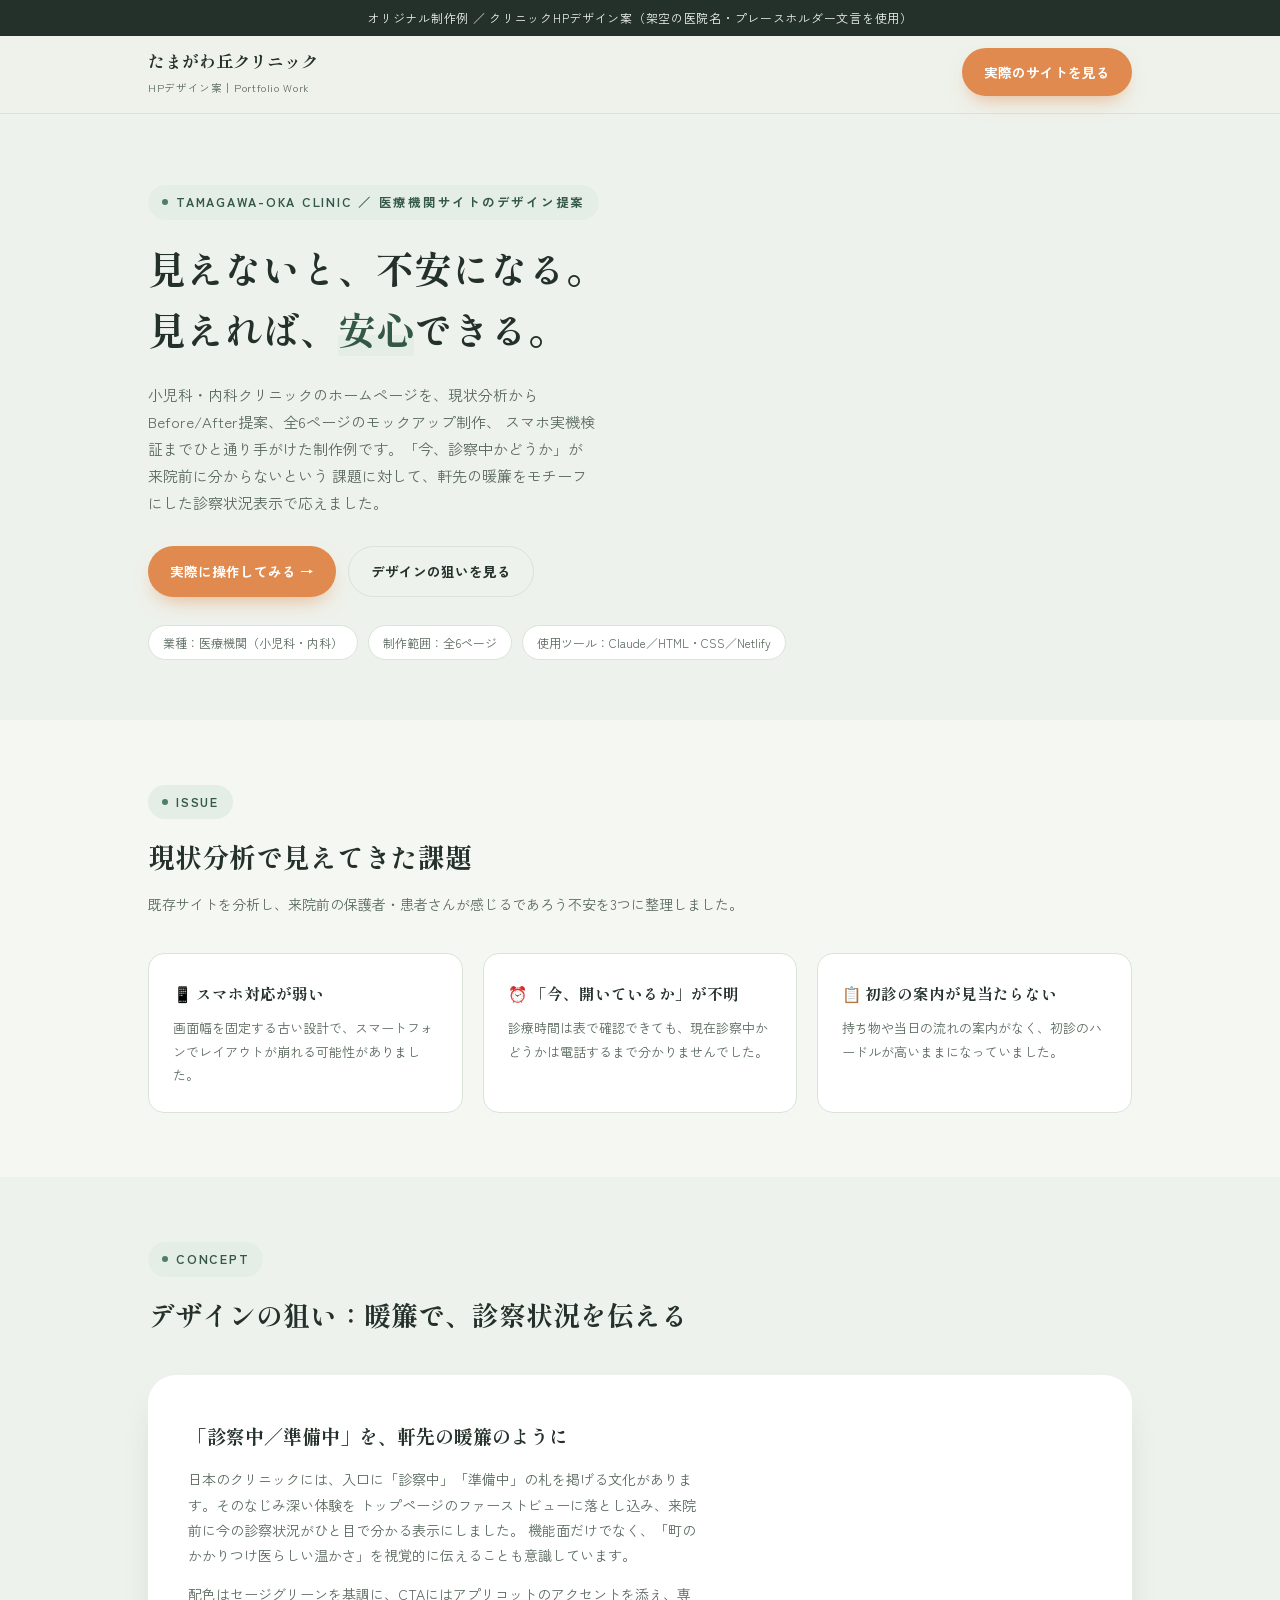
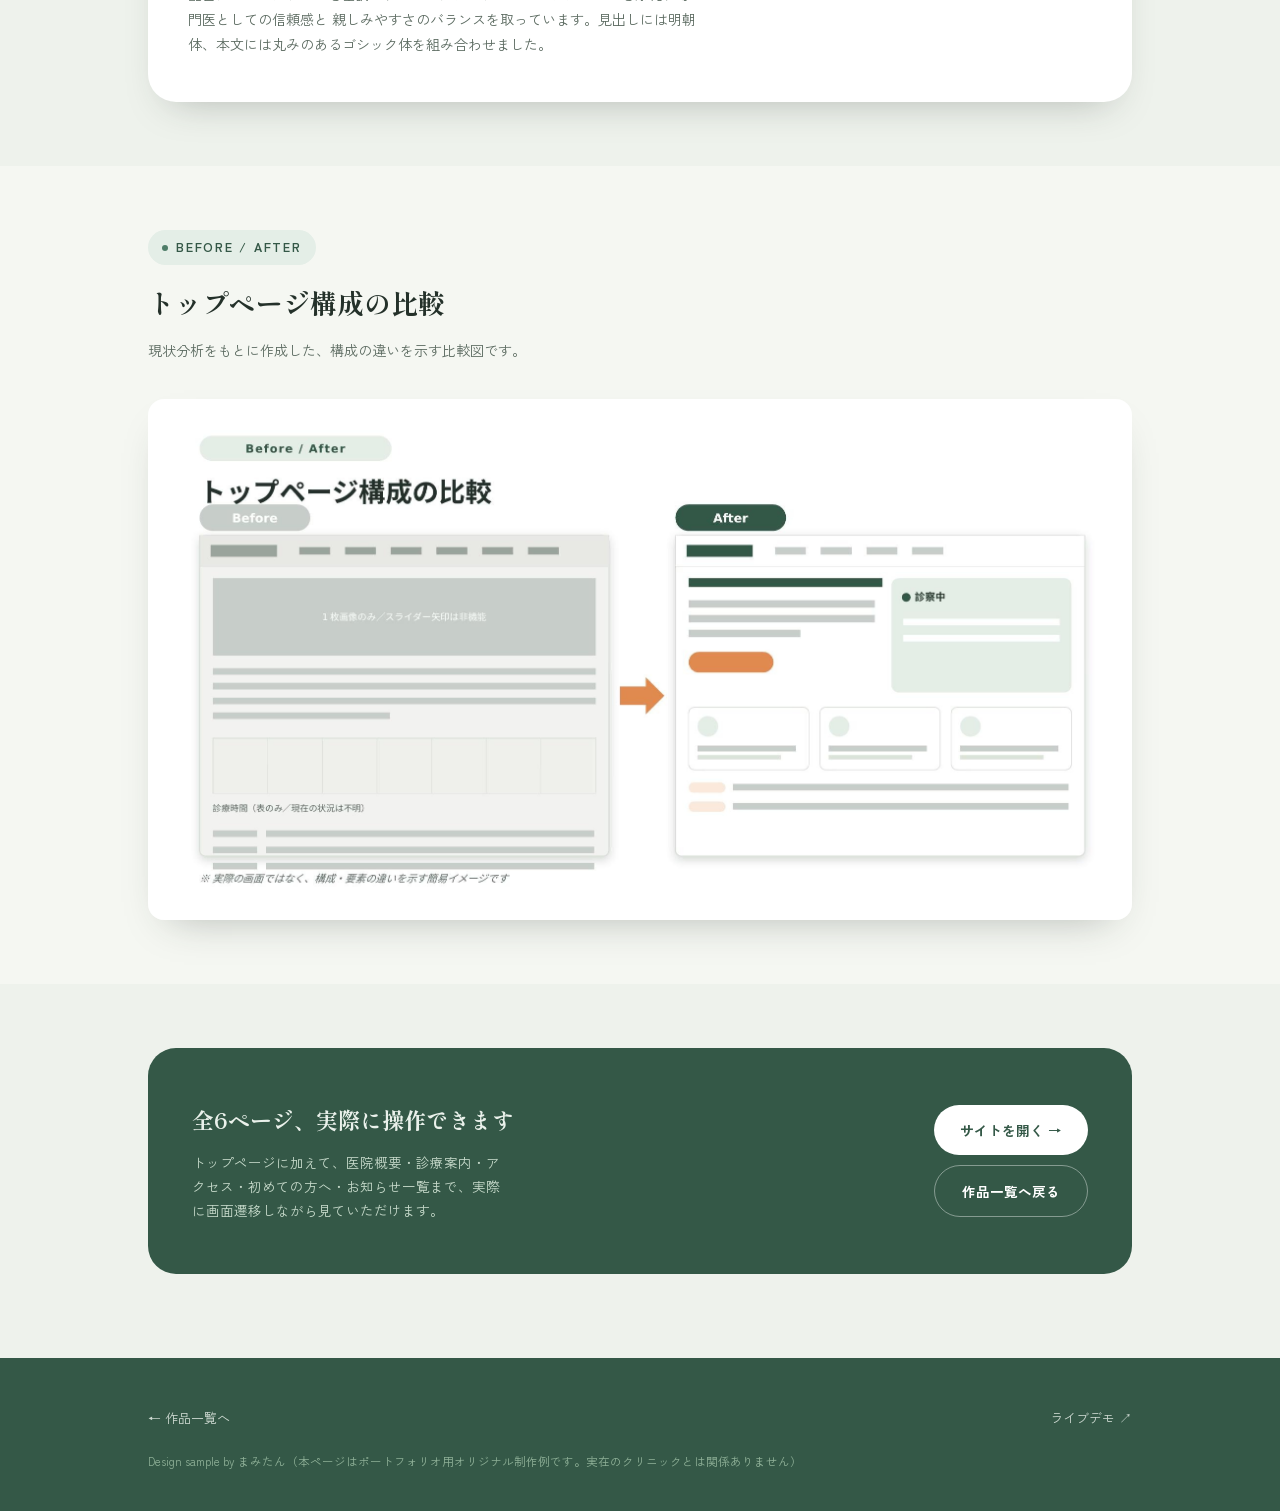
<file: tamagawa-oka-clinic.html>
<!DOCTYPE html>
<html lang="ja">
<head>
<meta charset="UTF-8">
<meta name="viewport" content="width=device-width, initial-scale=1.0">
<title>たまがわ丘クリニック｜HPデザイン案（オリジナル制作例）</title>
<link rel="preconnect" href="https://fonts.googleapis.com">
<link rel="preconnect" href="https://fonts.gstatic.com" crossorigin>
<link href="https://fonts.googleapis.com/css2?family=Shippori+Mincho:wght@500;600;700;800&family=Zen+Kaku+Gothic+New:wght@400;500;700;900&display=swap" rel="stylesheet">
<style>
  :root{
    --bg:#EEF2EC; --surface:#FFFFFF; --surface-alt:#F5F7F2;
    --ink:#24312A; --ink-soft:#5B6A60; --ink-faint:#8B978E;
    --sage:#4E7D68; --sage-dark:#345847; --sage-tint:#E4EEE7;
    --apricot:#E08A4F; --apricot-dark:#C06E37; --apricot-tint:#FBEADC;
    --line:#DAE3D8; --radius-m:16px; --radius-l:28px;
    --shadow:0 18px 40px -22px rgba(36,49,42,0.35);
  }
  *{box-sizing:border-box;}
  html{scroll-behavior:smooth;}
  body{margin:0;padding-top:30px;background:var(--bg);color:var(--ink);font-family:"Zen Kaku Gothic New","Hiragino Sans",sans-serif;line-height:1.8;-webkit-font-smoothing:antialiased;}
  h1,h2,h3,.mincho{font-family:"Shippori Mincho",serif;}
  a{color:inherit;text-decoration:none;}
  .wrap{max-width:1040px;margin:0 auto;padding:0 28px;}
  .eyebrow{display:inline-flex;align-items:center;gap:8px;font-size:12.5px;letter-spacing:.14em;font-weight:700;color:var(--sage-dark);background:var(--sage-tint);padding:6px 14px;border-radius:999px;}
  .eyebrow::before{content:"";width:6px;height:6px;border-radius:50%;background:var(--sage);}

  .proposal-tag{position:fixed;top:0;left:0;right:0;z-index:100;background:var(--ink);color:var(--bg);font-family:"Zen Kaku Gothic New",sans-serif;font-size:12px;letter-spacing:.06em;text-align:center;padding:7px 8px;}
  .proposal-tag .short{display:none;}
  @media (max-width:480px){
    .proposal-tag{font-size:11px;padding:8px 10px;}
    .proposal-tag .full{display:none;}
    .proposal-tag .short{display:inline;}
  }

  header{position:sticky;top:0;z-index:40;background:rgba(238,242,236,.9);backdrop-filter:blur(10px);border-bottom:1px solid var(--line);}
  .header-inner{max-width:1040px;margin:0 auto;padding:16px 28px;display:flex;align-items:center;justify-content:space-between;gap:20px;}
  .brand{font-family:"Shippori Mincho",serif;font-weight:700;font-size:17px;}
  .brand .sub{display:block;font-family:"Zen Kaku Gothic New",sans-serif;font-size:10.5px;font-weight:400;color:var(--ink-soft);letter-spacing:.06em;margin-top:2px;}
  .btn{display:inline-flex;align-items:center;gap:8px;padding:12px 22px;border-radius:999px;font-weight:700;font-size:13.5px;white-space:nowrap;}
  .btn-primary{background:var(--apricot);color:#fff;box-shadow:0 10px 20px -8px rgba(224,138,79,.6);}

  .hero{padding:70px 0 60px;}
  .hero h1{font-size:clamp(26px,4vw,38px);font-weight:700;line-height:1.6;margin:18px 0 22px;}
  .hero h1 em{font-style:normal;color:var(--sage-dark);background:linear-gradient(transparent 62%, var(--sage-tint) 62%);}
  .hero p.lede{color:var(--ink-soft);font-size:15px;max-width:56ch;margin:0 0 30px;}
  .hero-actions{display:flex;flex-wrap:wrap;gap:12px;}
  .btn-outline{border:1.5px solid var(--line);padding:12px 22px;border-radius:999px;font-size:13.5px;font-weight:700;color:var(--ink);}

  .meta-row{display:flex;flex-wrap:wrap;gap:10px;margin-top:28px;}
  .meta-chip{background:var(--surface);border:1px solid var(--line);font-size:12px;color:var(--ink-soft);padding:6px 14px;border-radius:999px;}

  section{padding:64px 0;}
  .sec-head{max-width:640px;margin-bottom:36px;}
  .sec-head h2{font-size:clamp(21px,2.6vw,27px);font-weight:700;margin:14px 0 10px;}
  .sec-head p{color:var(--ink-soft);font-size:14px;margin:0;}

  .issue-grid{display:grid;grid-template-columns:repeat(3,1fr);gap:20px;}
  .issue-card{background:var(--surface);border:1px solid var(--line);border-radius:var(--radius-m);padding:26px 24px;}
  .issue-card h3{font-size:15.5px;margin:0 0 8px;}
  .issue-card p{font-size:13px;color:var(--ink-soft);margin:0;}

  .concept{background:var(--surface);border-radius:var(--radius-l);padding:44px 40px;box-shadow:var(--shadow);}
  .concept h3{font-size:19px;margin:0 0 14px;}
  .concept p{font-size:14px;color:var(--ink-soft);margin:0 0 14px;max-width:64ch;}
  .concept p:last-child{margin-bottom:0;}

  .compare-img{width:100%;border-radius:var(--radius-m);box-shadow:var(--shadow);display:block;}

  .cta-band{background:var(--sage-dark);color:#EAF1EB;border-radius:var(--radius-l);padding:52px 44px;display:flex;flex-wrap:wrap;align-items:center;justify-content:space-between;gap:28px;}
  .cta-band h3{font-family:"Shippori Mincho",serif;font-size:22px;margin:0 0 10px;}
  .cta-band p{color:#C7DACB;font-size:13.5px;margin:0;max-width:44ch;}
  .cta-buttons{display:flex;flex-direction:column;gap:10px;}
  .cta-buttons .btn-solid{background:#fff;color:var(--sage-dark);padding:13px 26px;border-radius:999px;font-weight:700;font-size:13.5px;text-align:center;}
  .cta-buttons .btn-ghost{border:1.5px solid rgba(255,255,255,.4);color:#fff;padding:13px 26px;border-radius:999px;font-weight:700;font-size:13.5px;text-align:center;}

  footer{background:var(--sage-dark);color:#EAF1EB;padding:44px 0 28px;margin-top:20px;}
  footer .wrap{display:flex;flex-wrap:wrap;justify-content:space-between;gap:16px;}
  footer a{font-size:13px;color:#EAF1EB;opacity:.85;}
  .foot-note{font-size:11.5px;color:#9FC0A6;margin-top:20px;opacity:.85;}

  @media (max-width:760px){
    .issue-grid{grid-template-columns:1fr;}
    .concept{padding:30px 24px;}
    .cta-band{flex-direction:column;align-items:flex-start;padding:36px 28px;}
    .cta-buttons{width:100%;}
    .cta-buttons a{display:block;}
  }
</style>
</head>
<body>

<div class="proposal-tag"><span class="full">オリジナル制作例 ／ クリニックHPデザイン案（架空の医院名・プレースホルダー文言を使用）</span><span class="short">オリジナル制作例（架空のクリニックです）</span></div>

<header>
  <div class="header-inner">
    <div class="brand">たまがわ丘クリニック<span class="sub">HPデザイン案｜Portfolio Work</span></div>
    <a class="btn btn-primary" href="https://youga-clinic-2026.netlify.app" target="_blank" rel="noopener">実際のサイトを見る</a>
  </div>
</header>

<section class="hero">
  <div class="wrap">
    <span class="eyebrow">TAMAGAWA-OKA CLINIC ／ 医療機関サイトのデザイン提案</span>
    <h1>見えないと、不安になる。<br>見えれば、<em>安心</em>できる。</h1>
    <p class="lede">
      小児科・内科クリニックのホームページを、現状分析からBefore/After提案、全6ページのモックアップ制作、
      スマホ実機検証までひと通り手がけた制作例です。「今、診察中かどうか」が来院前に分からないという
      課題に対して、軒先の暖簾をモチーフにした診察状況表示で応えました。
    </p>
    <div class="hero-actions">
      <a class="btn btn-primary" href="https://youga-clinic-2026.netlify.app" target="_blank" rel="noopener">実際に操作してみる →</a>
      <a class="btn-outline" href="#concept">デザインの狙いを見る</a>
    </div>
    <div class="meta-row">
      <span class="meta-chip">業種：医療機関（小児科・内科）</span>
      <span class="meta-chip">制作範囲：全6ページ</span>
      <span class="meta-chip">使用ツール：Claude／HTML・CSS／Netlify</span>
    </div>
  </div>
</section>

<section style="background:var(--surface-alt);">
  <div class="wrap">
    <div class="sec-head">
      <span class="eyebrow">ISSUE</span>
      <h2>現状分析で見えてきた課題</h2>
      <p>既存サイトを分析し、来院前の保護者・患者さんが感じるであろう不安を3つに整理しました。</p>
    </div>
    <div class="issue-grid">
      <div class="issue-card">
        <h3>📱 スマホ対応が弱い</h3>
        <p>画面幅を固定する古い設計で、スマートフォンでレイアウトが崩れる可能性がありました。</p>
      </div>
      <div class="issue-card">
        <h3>⏰ 「今、開いているか」が不明</h3>
        <p>診療時間は表で確認できても、現在診察中かどうかは電話するまで分かりませんでした。</p>
      </div>
      <div class="issue-card">
        <h3>📋 初診の案内が見当たらない</h3>
        <p>持ち物や当日の流れの案内がなく、初診のハードルが高いままになっていました。</p>
      </div>
    </div>
  </div>
</section>

<section id="concept">
  <div class="wrap">
    <div class="sec-head">
      <span class="eyebrow">CONCEPT</span>
      <h2>デザインの狙い：暖簾で、診察状況を伝える</h2>
    </div>
    <div class="concept">
      <h3 class="mincho">「診察中／準備中」を、軒先の暖簾のように</h3>
      <p>
        日本のクリニックには、入口に「診察中」「準備中」の札を掲げる文化があります。そのなじみ深い体験を
        トップページのファーストビューに落とし込み、来院前に今の診察状況がひと目で分かる表示にしました。
        機能面だけでなく、「町のかかりつけ医らしい温かさ」を視覚的に伝えることも意識しています。
      </p>
      <p>
        配色はセージグリーンを基調に、CTAにはアプリコットのアクセントを添え、専門医としての信頼感と
        親しみやすさのバランスを取っています。見出しには明朝体、本文には丸みのあるゴシック体を組み合わせました。
      </p>
    </div>
  </div>
</section>

<section style="background:var(--surface-alt);">
  <div class="wrap">
    <div class="sec-head">
      <span class="eyebrow">BEFORE / AFTER</span>
      <h2>トップページ構成の比較</h2>
      <p>現状分析をもとに作成した、構成の違いを示す比較図です。</p>
    </div>
    <img class="compare-img" src="[data-uri]" alt="Before/After比較：トップページ構成の変化を示す図">
  </div>
</section>

<section>
  <div class="wrap">
    <div class="cta-band">
      <div>
        <h3>全6ページ、実際に操作できます</h3>
        <p>トップページに加えて、医院概要・診療案内・アクセス・初めての方へ・お知らせ一覧まで、実際に画面遷移しながら見ていただけます。</p>
      </div>
      <div class="cta-buttons">
        <a class="btn-solid" href="https://youga-clinic-2026.netlify.app" target="_blank" rel="noopener">サイトを開く →</a>
        <a class="btn-ghost" href="../index.html">作品一覧へ戻る</a>
      </div>
    </div>
  </div>
</section>

<footer>
  <div class="wrap">
    <div><a href="../index.html">← 作品一覧へ</a></div>
    <div><a href="https://youga-clinic-2026.netlify.app" target="_blank" rel="noopener">ライブデモ ↗</a></div>
  </div>
  <div class="wrap">
    <p class="foot-note">Design sample by まみたん（本ページはポートフォリオ用オリジナル制作例です。実在のクリニックとは関係ありません）</p>
  </div>
</footer>

</body>
</html>
</file>
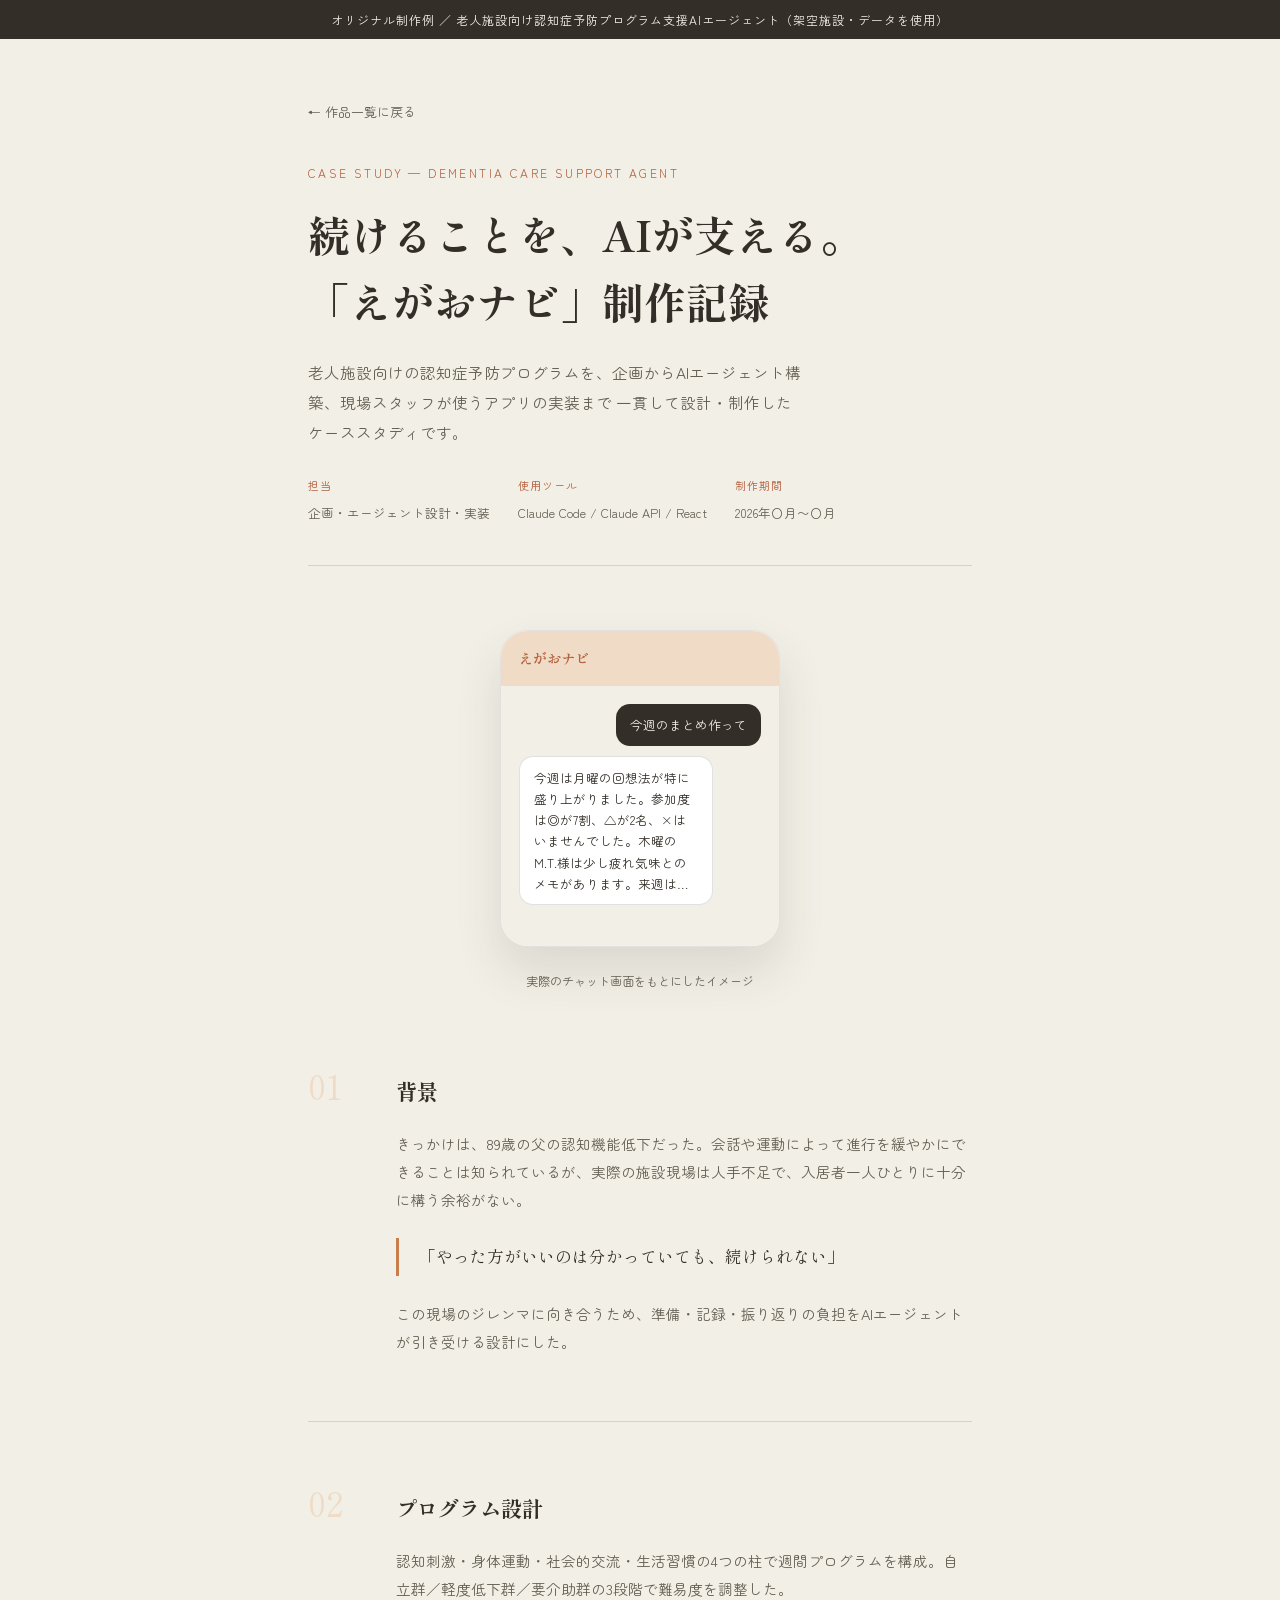
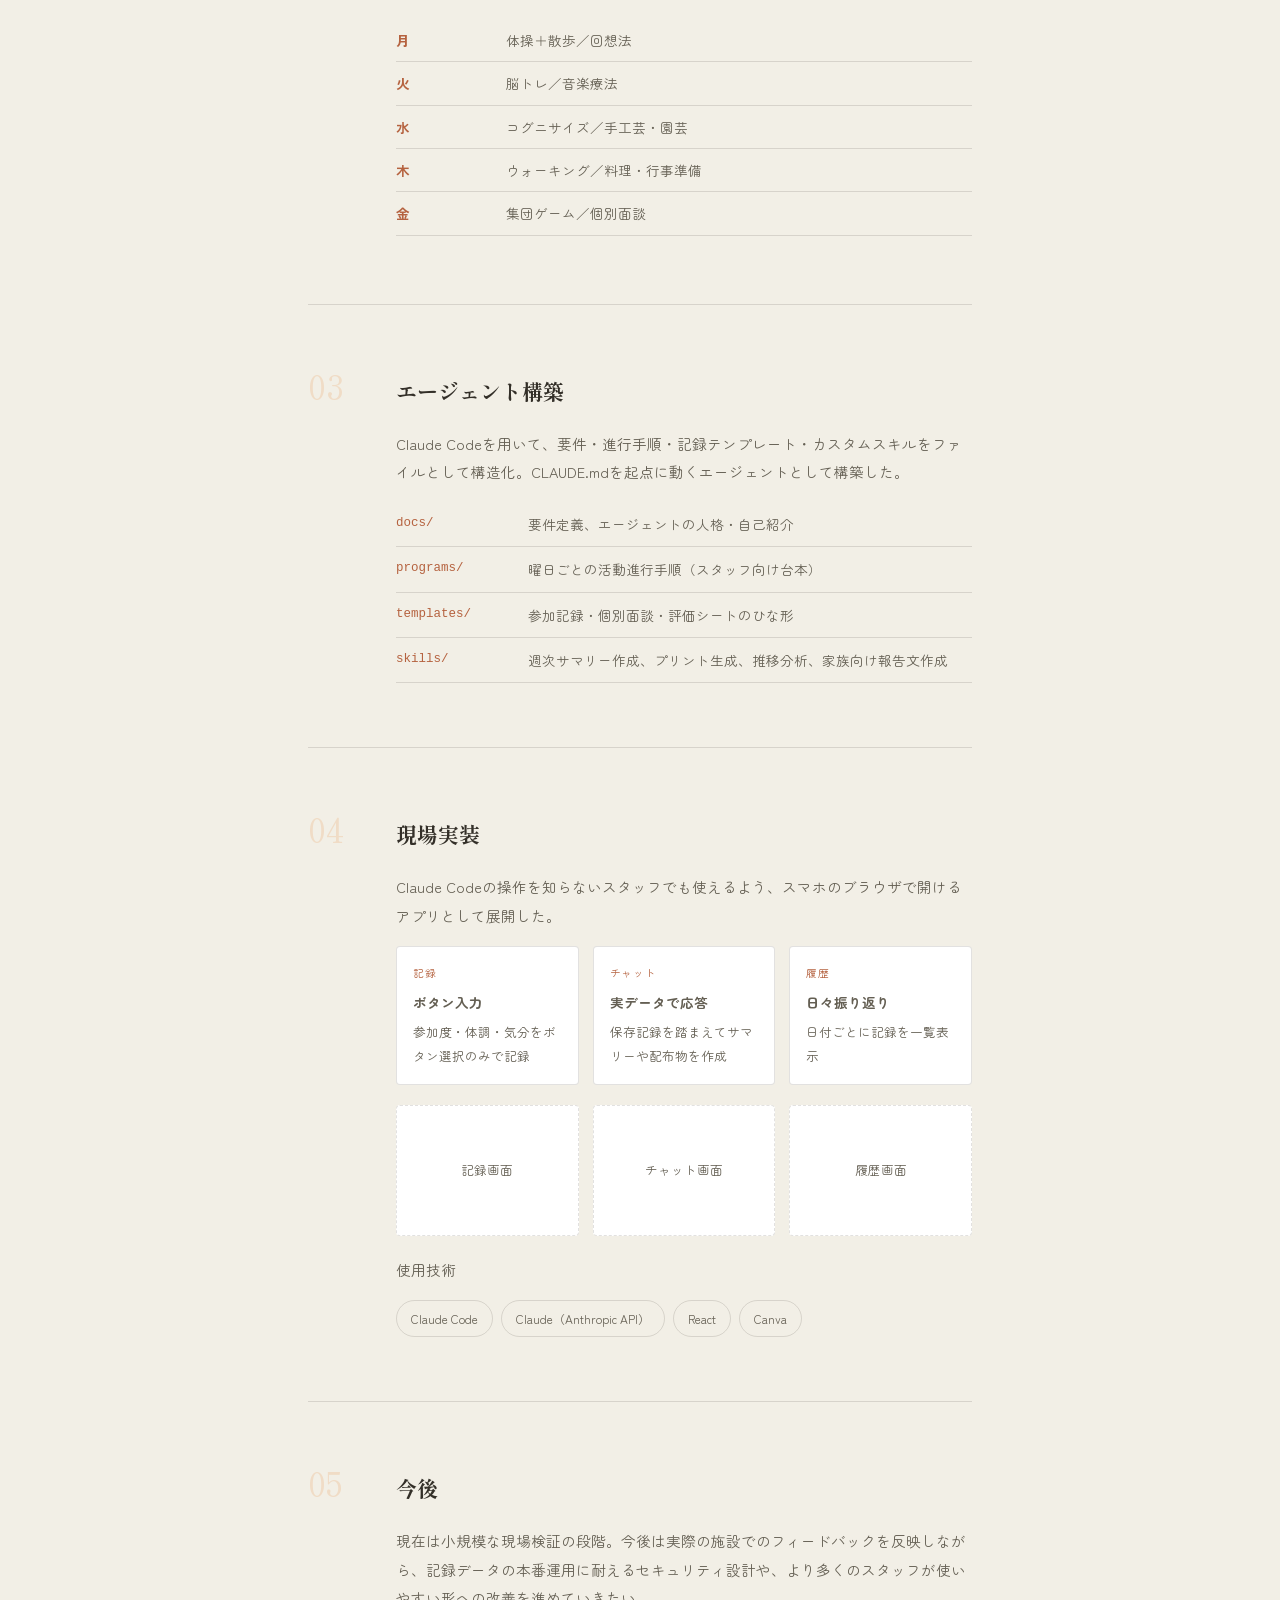
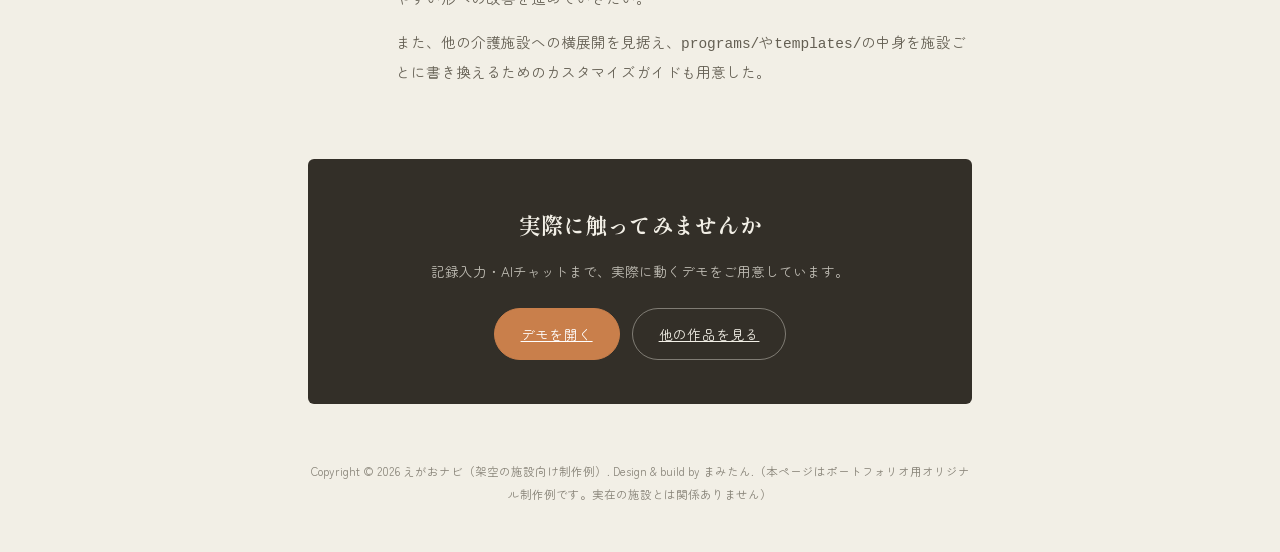
<file: works/egao-navi.html>
<!DOCTYPE html>
<html lang="ja">
<head>
<meta charset="UTF-8">
<meta name="viewport" content="width=device-width, initial-scale=1.0">
<title>えがおナビ ― 認知症予防プログラム支援AIエージェント（オリジナル制作例）</title>
<link rel="preconnect" href="https://fonts.googleapis.com">
<link rel="preconnect" href="https://fonts.gstatic.com" crossorigin>
<link href="https://fonts.googleapis.com/css2?family=Shippori+Mincho:wght@500;700&family=Zen+Maru+Gothic:wght@400;500;700&family=Zen+Kaku+Gothic+New:wght@400;500;700&display=swap" rel="stylesheet">
<style>
  :root{
    --paper:#F2EFE6;
    --paper-deep:#EAE5D8;
    --ink:#332F28;
    --ink-soft:#645F53;
    --clay:#C97F4B;
    --clay-deep:#B5623F;
    --clay-soft:#F0DCC6;
    --line:rgba(51,47,40,0.14);
  }
  *{box-sizing:border-box;}
  body{
    margin:0;
    background:var(--paper);
    color:var(--ink);
    font-family:"Zen Maru Gothic","Zen Kaku Gothic New",sans-serif;
    line-height:1.95;
    -webkit-font-smoothing:antialiased;
  }
  a{color:inherit;}
  .wrap{max-width:720px;margin:0 auto;padding:0 28px;}
  .proposal-tag{
    background:var(--ink);color:var(--paper);
    font-family:"Zen Kaku Gothic New",sans-serif;font-size:12px;letter-spacing:.08em;
    text-align:center;padding:8px;
  }

  .masthead{padding:56px 0 40px;border-bottom:1px solid var(--line);}
  .back-link{display:inline-flex;align-items:center;gap:6px;font-size:13px;color:var(--ink-soft);margin-bottom:36px;text-decoration:none;}
  .back-link:hover{color:var(--clay-deep);}
  .eyebrow{font-size:12px;letter-spacing:.2em;color:var(--clay-deep);margin-bottom:16px;}
  h1{
    font-family:"Shippori Mincho",serif;font-weight:700;
    font-size:clamp(30px,4.6vw,42px);line-height:1.6;margin:0 0 22px;
  }
  .lede{font-size:15.5px;color:var(--ink-soft);max-width:32em;margin:0 0 28px;}
  .meta-row{display:flex;gap:28px;flex-wrap:wrap;font-size:12.5px;color:var(--ink-soft);}
  .meta-row div span{display:block;}
  .meta-row .k{letter-spacing:.08em;color:var(--clay-deep);margin-bottom:4px;font-size:11px;}

  /* PHONE MOCK HERO */
  .phone-stage{padding:64px 0 8px;display:flex;justify-content:center;}
  .phone{
    width:280px;border-radius:28px;background:#fff;border:1px solid var(--line);
    box-shadow:0 24px 48px rgba(51,47,40,.12);overflow:hidden;
  }
  .phone-bar{background:var(--clay-soft);color:var(--clay-deep);font-family:"Shippori Mincho",serif;
    font-size:14px;padding:14px 18px;font-weight:700;}
  .phone-body{padding:18px;display:flex;flex-direction:column;gap:10px;min-height:260px;background:var(--paper);}
  .bubble{max-width:80%;padding:10px 14px;border-radius:14px;font-size:12.5px;line-height:1.7;}
  .bubble.user{align-self:flex-end;background:var(--ink);color:var(--paper);}
  .bubble.bot{align-self:flex-start;background:#fff;border:1px solid var(--line);color:var(--ink);}
  .phone-caption{text-align:center;font-size:12px;color:var(--ink-soft);margin-top:14px;}

  /* ENTRIES */
  .entry{display:grid;grid-template-columns:64px 1fr;gap:24px;padding:64px 0;border-bottom:1px solid var(--line);}
  .entry:last-of-type{border-bottom:none;}
  .num{font-family:"Shippori Mincho",serif;font-size:34px;color:var(--clay-soft);line-height:1;}
  .entry h2{font-family:"Shippori Mincho",serif;font-size:21px;font-weight:700;margin:2px 0 18px;}
  .entry p{font-size:14.5px;color:var(--ink-soft);margin:0 0 16px;max-width:44em;}
  .entry p:last-child{margin-bottom:0;}

  .pull{
    border-left:3px solid var(--clay);padding:4px 0 4px 20px;margin:24px 0;
    font-family:"Shippori Mincho",serif;font-size:16.5px;color:var(--ink);line-height:1.8;
  }

  .kv-table{width:100%;border-collapse:collapse;font-size:13.5px;margin:8px 0 4px;}
  .kv-table th{
    text-align:left;font-weight:700;color:var(--clay-deep);padding:8px 12px 8px 0;
    border-bottom:1px solid var(--line);white-space:nowrap;width:110px;font-family:"Zen Kaku Gothic New",sans-serif;
  }
  .kv-table td{padding:8px 0;border-bottom:1px solid var(--line);color:var(--ink-soft);}

  .file-list{list-style:none;margin:8px 0 0;padding:0;font-size:13.5px;}
  .file-list li{display:grid;grid-template-columns:120px 1fr;gap:12px;padding:9px 0;border-bottom:1px solid var(--line);}
  .file-list code{font-family:monospace;color:var(--clay-deep);font-size:12.5px;}
  .file-list span{color:var(--ink-soft);}

  .feature-grid{display:grid;grid-template-columns:repeat(3,1fr);gap:14px;margin-top:8px;}
  .feature{border:1px solid var(--line);border-radius:4px;padding:16px 16px;background:#fff;}
  .feature .tag{font-size:10.5px;letter-spacing:.06em;color:var(--clay-deep);display:block;margin-bottom:6px;}
  .feature .t{font-size:13.5px;font-weight:700;margin:0 0 4px;}
  .feature p{font-size:12.5px;color:var(--ink-soft);margin:0;}

  .shot-row{display:grid;grid-template-columns:repeat(3,1fr);gap:14px;margin-top:20px;}
  .shot{border:1px dashed var(--line);border-radius:4px;padding:52px 14px;text-align:center;color:var(--ink-soft);font-size:12.5px;background:#fff;}

  .stack-row{display:flex;gap:8px;flex-wrap:wrap;margin-top:8px;}
  .stack-tag{font-size:12px;padding:6px 14px;border-radius:99px;border:1px solid var(--line);color:var(--ink-soft);}

  .cta-block{
    background:var(--ink);color:var(--paper);border-radius:6px;padding:44px 36px;text-align:center;margin:8px 0;
  }
  .cta-block h2{font-family:"Shippori Mincho",serif;font-size:22px;margin:0 0 12px;}
  .cta-block p{color:rgba(242,239,230,.75);font-size:13.5px;max-width:32em;margin:0 auto 24px;}
  .cta-buttons{display:flex;gap:12px;justify-content:center;flex-wrap:wrap;}
  .btn{display:inline-block;padding:12px 26px;border-radius:99px;font-size:13.5px;letter-spacing:.03em;border:1px solid rgba(242,239,230,.4);}
  .btn.solid{background:var(--clay);border-color:var(--clay);color:#fff;}
  .btn.solid:hover{background:var(--clay-deep);border-color:var(--clay-deep);}
  .btn:not(.solid):hover{background:rgba(242,239,230,.1);}

  footer{padding:48px 0;text-align:center;}
  footer p{font-size:11.5px;color:var(--ink-soft);opacity:.75;margin:0;}

  @media(max-width:560px){
    .entry{grid-template-columns:1fr;gap:8px;}
    .feature-grid, .shot-row{grid-template-columns:1fr;}
    .file-list li{grid-template-columns:1fr;gap:2px;}
  }
</style>
</head>
<body>

<div class="proposal-tag">オリジナル制作例 ／ 老人施設向け認知症予防プログラム支援AIエージェント（架空施設・データを使用）</div>

<div class="wrap">

  <header class="masthead">
    <a class="back-link" href="../index.html">← 作品一覧に戻る</a>
    <div class="eyebrow">CASE STUDY — DEMENTIA CARE SUPPORT AGENT</div>
    <h1>続けることを、AIが支える。<br>「えがおナビ」制作記録</h1>
    <p class="lede">
      老人施設向けの認知症予防プログラムを、企画からAIエージェント構築、現場スタッフが使うアプリの実装まで
      一貫して設計・制作したケーススタディです。
    </p>
    <div class="meta-row">
      <div><span class="k">担当</span><span>企画・エージェント設計・実装</span></div>
      <div><span class="k">使用ツール</span><span>Claude Code / Claude API / React</span></div>
      <div><span class="k">制作期間</span><span>2026年〇月〜〇月</span></div>
    </div>
  </header>

  <div class="phone-stage">
    <div class="phone">
      <div class="phone-bar">えがおナビ</div>
      <div class="phone-body">
        <div class="bubble user">今週のまとめ作って</div>
        <div class="bubble bot">今週は月曜の回想法が特に盛り上がりました。参加度は◎が7割、△が2名、×はいませんでした。木曜のM.T.様は少し疲れ気味とのメモがあります。来週は…</div>
      </div>
    </div>
  </div>
  <p class="phone-caption">実際のチャット画面をもとにしたイメージ</p>

  <article>

    <section class="entry">
      <div class="num">01</div>
      <div>
        <h2>背景</h2>
        <p>きっかけは、89歳の父の認知機能低下だった。会話や運動によって進行を緩やかにできることは知られているが、実際の施設現場は人手不足で、入居者一人ひとりに十分に構う余裕がない。</p>
        <div class="pull">「やった方がいいのは分かっていても、続けられない」</div>
        <p>この現場のジレンマに向き合うため、準備・記録・振り返りの負担をAIエージェントが引き受ける設計にした。</p>
      </div>
    </section>

    <section class="entry">
      <div class="num">02</div>
      <div>
        <h2>プログラム設計</h2>
        <p>認知刺激・身体運動・社会的交流・生活習慣の4つの柱で週間プログラムを構成。自立群／軽度低下群／要介助群の3段階で難易度を調整した。</p>
        <table class="kv-table">
          <tr><th>月</th><td>体操＋散歩／回想法</td></tr>
          <tr><th>火</th><td>脳トレ／音楽療法</td></tr>
          <tr><th>水</th><td>コグニサイズ／手工芸・園芸</td></tr>
          <tr><th>木</th><td>ウォーキング／料理・行事準備</td></tr>
          <tr><th>金</th><td>集団ゲーム／個別面談</td></tr>
        </table>
      </div>
    </section>

    <section class="entry">
      <div class="num">03</div>
      <div>
        <h2>エージェント構築</h2>
        <p>Claude Codeを用いて、要件・進行手順・記録テンプレート・カスタムスキルをファイルとして構造化。CLAUDE.mdを起点に動くエージェントとして構築した。</p>
        <ul class="file-list">
          <li><code>docs/</code><span>要件定義、エージェントの人格・自己紹介</span></li>
          <li><code>programs/</code><span>曜日ごとの活動進行手順（スタッフ向け台本）</span></li>
          <li><code>templates/</code><span>参加記録・個別面談・評価シートのひな形</span></li>
          <li><code>skills/</code><span>週次サマリー作成、プリント生成、推移分析、家族向け報告文作成</span></li>
        </ul>
      </div>
    </section>

    <section class="entry">
      <div class="num">04</div>
      <div>
        <h2>現場実装</h2>
        <p>Claude Codeの操作を知らないスタッフでも使えるよう、スマホのブラウザで開けるアプリとして展開した。</p>
        <div class="feature-grid">
          <div class="feature">
            <span class="tag">記録</span>
            <p class="t">ボタン入力</p>
            <p>参加度・体調・気分をボタン選択のみで記録</p>
          </div>
          <div class="feature">
            <span class="tag">チャット</span>
            <p class="t">実データで応答</p>
            <p>保存記録を踏まえてサマリーや配布物を作成</p>
          </div>
          <div class="feature">
            <span class="tag">履歴</span>
            <p class="t">日々振り返り</p>
            <p>日付ごとに記録を一覧表示</p>
          </div>
        </div>
        <div class="shot-row">
          <div class="shot">記録画面</div>
          <div class="shot">チャット画面</div>
          <div class="shot">履歴画面</div>
        </div>
        <p style="margin-top:20px;">使用技術</p>
        <div class="stack-row">
          <span class="stack-tag">Claude Code</span>
          <span class="stack-tag">Claude（Anthropic API）</span>
          <span class="stack-tag">React</span>
          <span class="stack-tag">Canva</span>
        </div>
      </div>
    </section>

    <section class="entry">
      <div class="num">05</div>
      <div>
        <h2>今後</h2>
        <p>現在は小規模な現場検証の段階。今後は実際の施設でのフィードバックを反映しながら、記録データの本番運用に耐えるセキュリティ設計や、より多くのスタッフが使いやすい形への改善を進めていきたい。</p>
        <p>また、他の介護施設への横展開を見据え、<code>programs/</code>や<code>templates/</code>の中身を施設ごとに書き換えるためのカスタマイズガイドも用意した。</p>
      </div>
    </section>

  </article>

  <div class="cta-block">
    <h2>実際に触ってみませんか</h2>
    <p>記録入力・AIチャットまで、実際に動くデモをご用意しています。</p>
    <div class="cta-buttons">
      <a class="btn solid" href="#">デモを開く</a>
      <a class="btn" href="../index.html">他の作品を見る</a>
    </div>
  </div>

  <footer>
    <p>Copyright © 2026 えがおナビ（架空の施設向け制作例）. Design &amp; build by まみたん.（本ページはポートフォリオ用オリジナル制作例です。実在の施設とは関係ありません）</p>
  </footer>

</div>

</body>
</html>
</file>
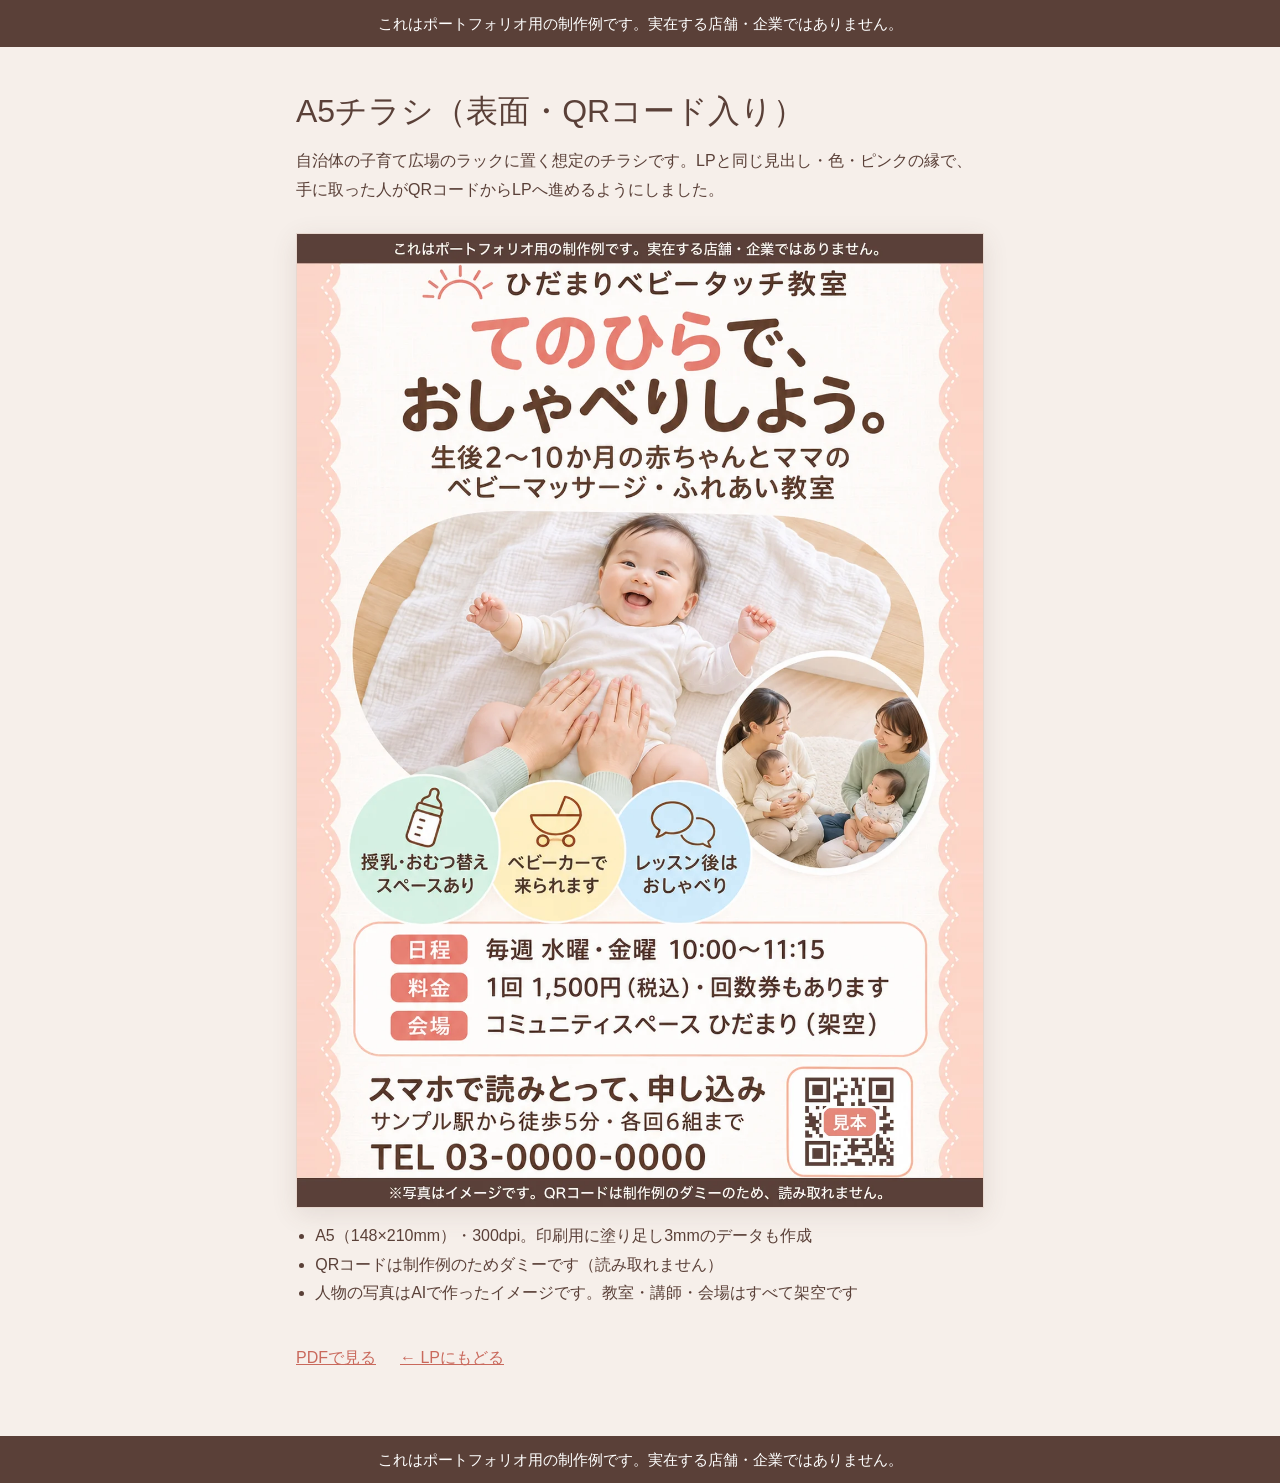
<file: works/hidamari-lp/flyer.html>
<!doctype html>
<html lang="ja">
<head>
<meta charset="utf-8">
<meta name="viewport" content="width=device-width, initial-scale=1">
<meta name="robots" content="noindex, nofollow">
<title>A5チラシ（表面）｜ひだまりベビータッチ教室（架空）</title>
<link rel="icon" href="data:image/svg+xml,%3Csvg xmlns='http://www.w3.org/2000/svg' viewBox='0 0 32 32'%3E%3Ccircle cx='16' cy='16' r='16' fill='%23FBDDD3'/%3E%3Cpath d='M8 21a8 8 0 0 1 16 0' fill='none' stroke='%23E5877A' stroke-width='2.5' stroke-linecap='round'/%3E%3C/svg%3E">
<style>
*{box-sizing:border-box;margin:0;padding:0}
body{background:#F6EFEA;color:#5A4038;font-family:"Hiragino Sans","Hiragino Kaku Gothic ProN","Yu Gothic",sans-serif;font-size:16px;line-height:1.8}
.pf-band{background:#5A4038;color:#fff;font-size:15px;text-align:center;padding:10px 16px;word-break:keep-all;overflow-wrap:anywhere}
main{max-width:720px;margin:0 auto;padding:40px 16px 56px}
h1{font-weight:400;font-size:clamp(24px,5vw,32px);line-height:1.5;word-break:keep-all;overflow-wrap:anywhere}
.lead{margin:12px 0 28px}
figure img{width:100%;height:auto;display:block;border:1px solid #E8D8CF;box-shadow:0 6px 24px rgba(90,64,56,.12)}
figcaption{margin-top:14px}
ul{margin:8px 0 0 1.2em}
.links{display:flex;flex-wrap:wrap;gap:8px 24px;margin-top:28px}
.links a{display:inline-flex;align-items:center;min-height:44px;color:#C9695C}
</style>
</head>
<body>
<div class="pf-band" role="note">これはポートフォリオ用の制作例です。<wbr>実在する店舗・企業ではありません。</div>
<main>
  <h1>A5チラシ（表面・QRコード入り）</h1>
  <p class="lead">自治体の子育て広場のラックに置く想定のチラシです。LPと同じ見出し・色・ピンクの縁で、手に取った人がQRコードからLPへ進めるようにしました。</p>
  <figure>
    <img src="flyer/flyer-a5.webp" width="1240" height="1759" loading="lazy" alt="A5チラシ表面：ひだまりベビータッチ教室。てのひらで、おしゃべりしよう。生後2〜10か月の赤ちゃんとママのベビーマッサージ・ふれあい教室。授乳・おむつ替えスペースあり、ベビーカーで来られます、レッスン後はおしゃべり。日程 毎週 水曜・金曜 10:00〜11:15、料金 1回 1,500円（税込）・回数券もあります、会場 コミュニティスペース ひだまり（架空）。スマホで読みとって、申し込み。TEL 03-0000-0000。QRコードは制作例のダミーです。">
    <figcaption>
      <ul>
        <li>A5（148×210mm）・300dpi。印刷用に塗り足し3mmのデータも作成</li>
        <li>QRコードは制作例のためダミーです（読み取れません）</li>
        <li>人物の写真はAIで作ったイメージです。教室・講師・会場はすべて架空です</li>
      </ul>
    </figcaption>
  </figure>
  <div class="links">
    <a href="flyer/flyer-a5.pdf">PDFで見る</a>
    <a href="index.html">← LPにもどる</a>
  </div>
</main>
<div class="pf-band" role="note">これはポートフォリオ用の制作例です。<wbr>実在する店舗・企業ではありません。</div>
</body>
</html>
</file>
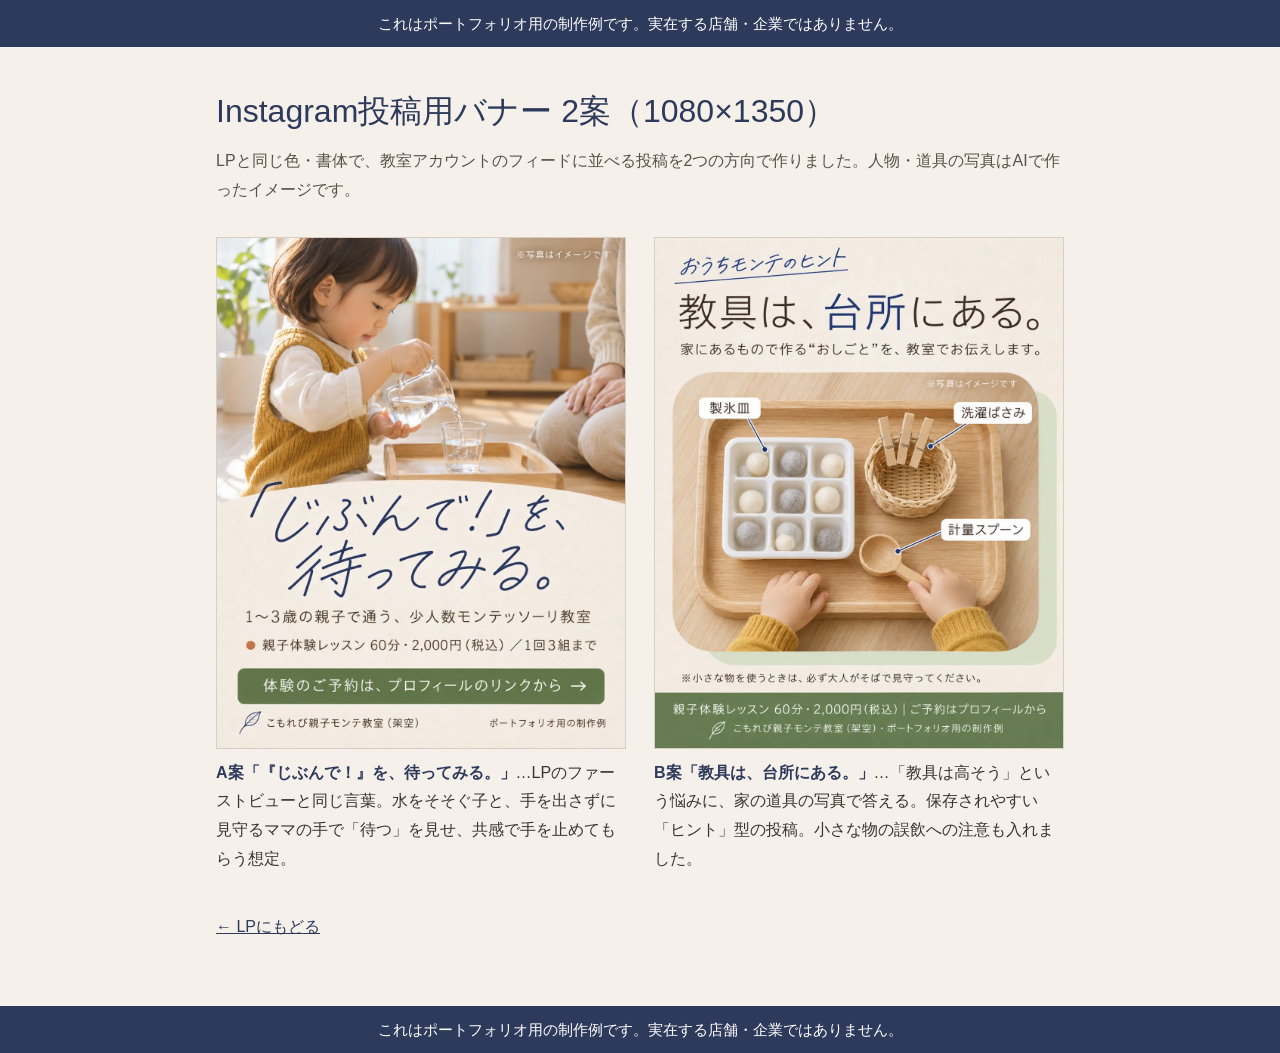
<file: works/komorebi-lp/banners.html>
<!doctype html>
<html lang="ja">
<head>
<meta charset="utf-8">
<meta name="viewport" content="width=device-width, initial-scale=1">
<meta name="robots" content="noindex, nofollow">
<title>Instagram投稿用バナー2案｜こもれび親子モンテ教室（架空）</title>
<style>
*{box-sizing:border-box;margin:0;padding:0}
body{background:#F5F1EA;color:#3B342C;font-family:"Hiragino Sans","Hiragino Kaku Gothic ProN","Yu Gothic",sans-serif;font-size:16px;line-height:1.8}
.pf-band{background:#2E3A5C;color:#fff;font-size:15px;text-align:center;padding:10px 16px}
main{max-width:880px;margin:0 auto;padding:40px 16px 56px}
h1{font-weight:400;font-size:clamp(24px,5vw,32px);color:#2E3A5C;line-height:1.5}
.lead{margin:12px 0 32px;color:#5A5046}
.grid{display:grid;grid-template-columns:repeat(auto-fit,minmax(280px,1fr));gap:28px}
figure img{width:100%;height:auto;display:block;border:1px solid #D8CFC1}
figcaption{margin-top:10px}
figcaption b{color:#2E3A5C;font-weight:600}
.back{display:inline-flex;align-items:center;min-height:44px;color:#2E3A5C;margin-top:32px}
</style>
</head>
<body>
<div class="pf-band" role="note">これはポートフォリオ用の制作例です。実在する店舗・企業ではありません。</div>
<main>
  <h1>Instagram投稿用バナー 2案（1080×1350）</h1>
  <p class="lead">LPと同じ色・書体で、教室アカウントのフィードに並べる投稿を2つの方向で作りました。人物・道具の写真はAIで作ったイメージです。</p>
  <div class="grid">
    <figure><img src="banners/insta-A.webp" width="1080" height="1350" loading="lazy" alt="Instagramバナー A案：「じぶんで！」を、待ってみる。1〜3歳の親子で通う、少人数モンテッソーリ教室。親子体験レッスン 60分・2,000円（税込）／1回3組まで。体験のご予約は、プロフィールのリンクから。">
      <figcaption><b>A案「『じぶんで！』を、待ってみる。」</b>…LPのファーストビューと同じ言葉。水をそそぐ子と、手を出さずに見守るママの手で「待つ」を見せ、共感で手を止めてもらう想定。</figcaption></figure>
    <figure><img src="banners/insta-B.webp" width="1080" height="1350" loading="lazy" alt="Instagramバナー B案：おうちモンテのヒント。教具は、台所にある。製氷皿・洗濯ばさみ・計量スプーン。※小さな物を使うときは、必ず大人がそばで見守ってください。親子体験レッスン 60分・2,000円（税込）。">
      <figcaption><b>B案「教具は、台所にある。」</b>…「教具は高そう」という悩みに、家の道具の写真で答える。保存されやすい「ヒント」型の投稿。小さな物の誤飲への注意も入れました。</figcaption></figure>
  </div>
  <a class="back" href="index.html">← LPにもどる</a>
</main>
<div class="pf-band" role="note">これはポートフォリオ用の制作例です。実在する店舗・企業ではありません。</div>
</body>
</html>
</file>
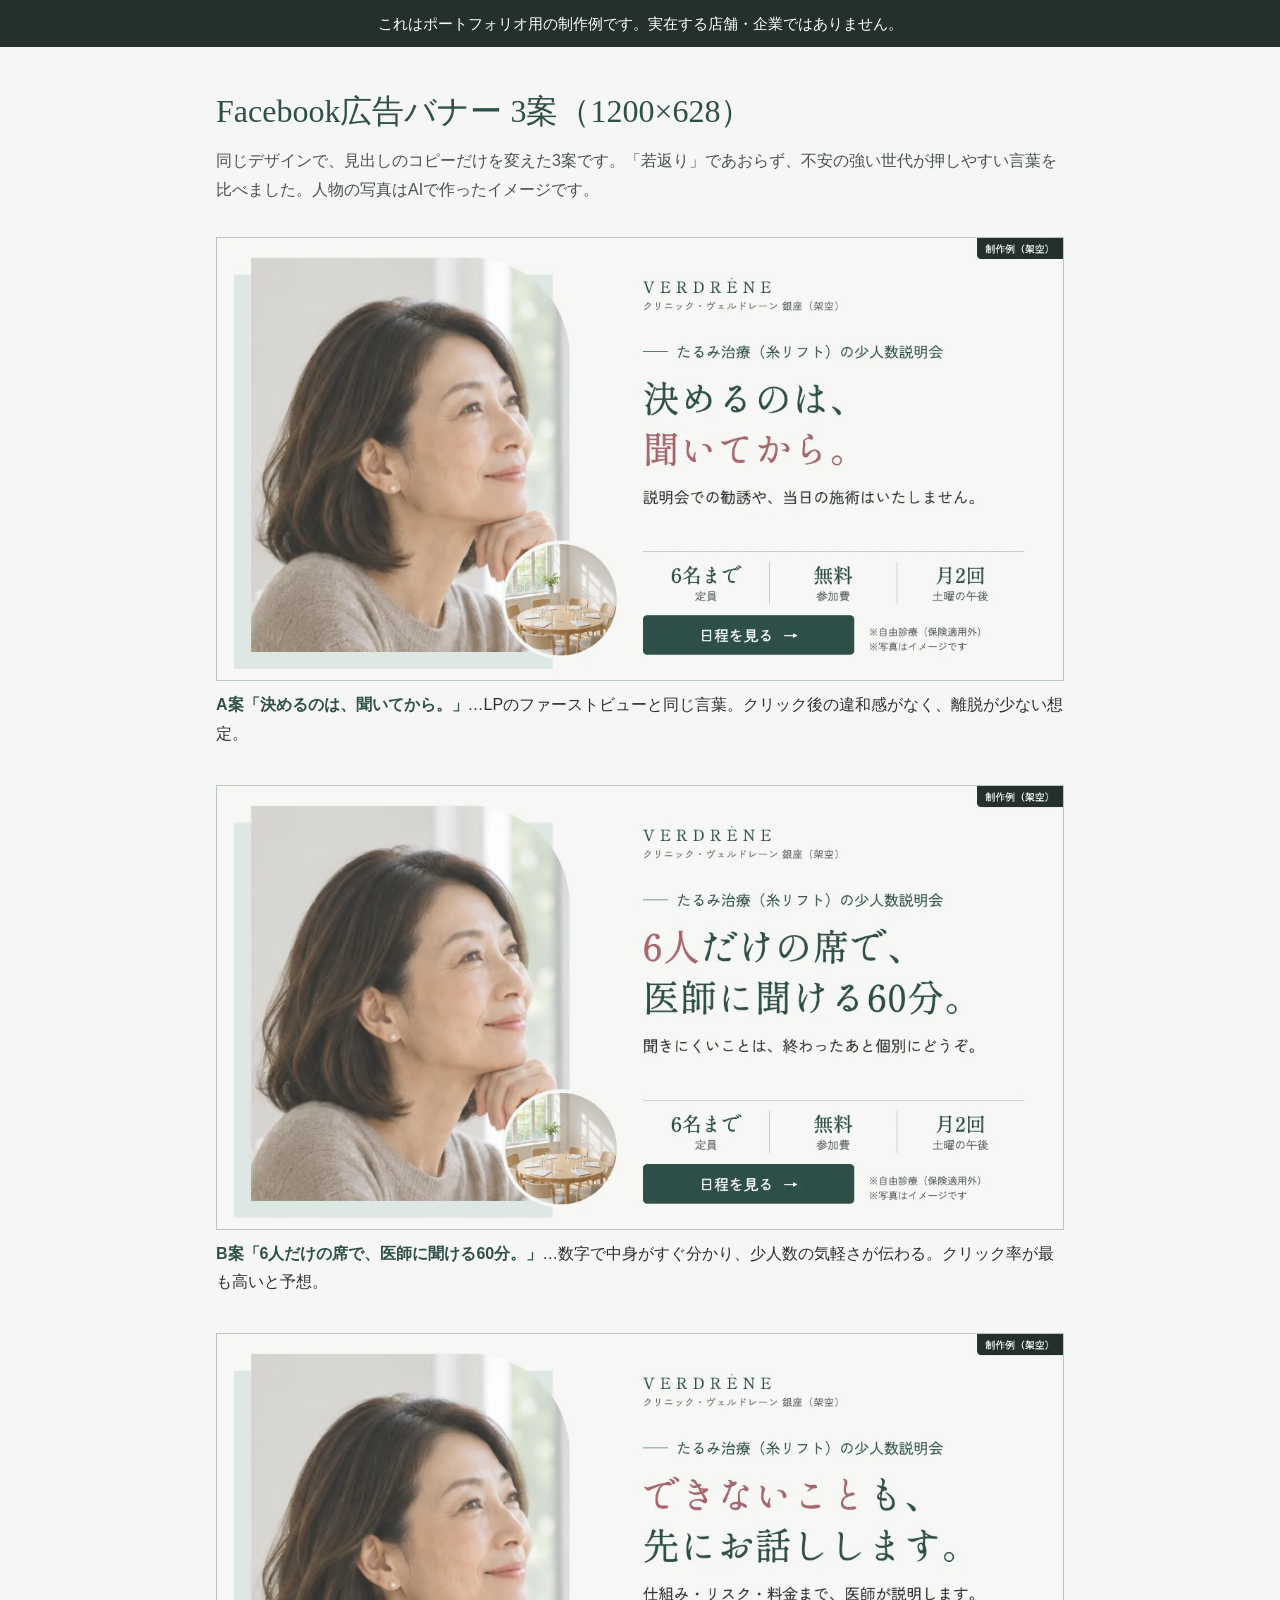
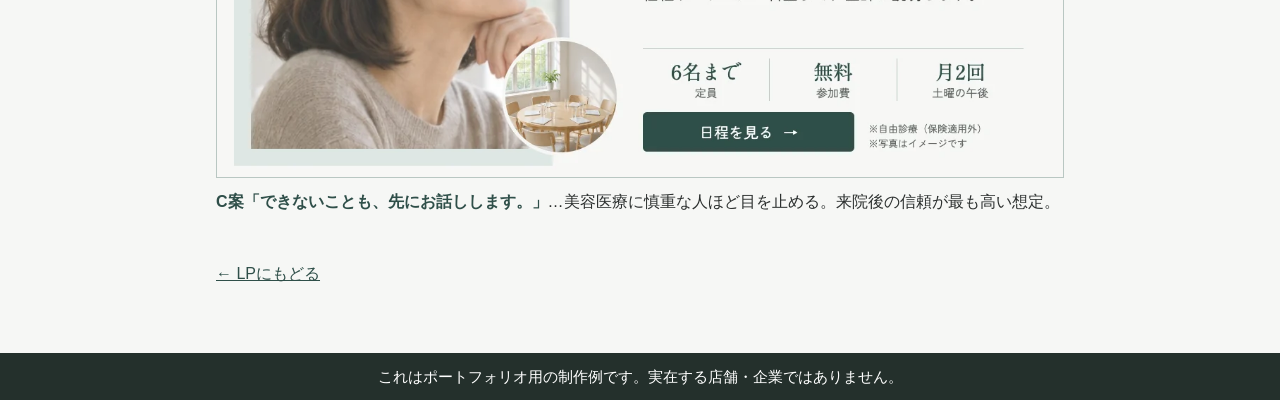
<file: works/verdrene-lp/banners.html>
<!doctype html>
<html lang="ja">
<head>
<meta charset="utf-8">
<meta name="viewport" content="width=device-width, initial-scale=1">
<meta name="robots" content="noindex, nofollow">
<title>広告バナー3案｜クリニック・ヴェルドレーン 銀座（架空）</title>
<style>
*{box-sizing:border-box;margin:0;padding:0}
body{background:#F6F7F5;color:#2B2F2E;font-family:"Hiragino Sans","Hiragino Kaku Gothic ProN","Yu Gothic",sans-serif;font-size:16px;line-height:1.8}
.pf-band{background:#24302C;color:#fff;font-size:15px;text-align:center;padding:10px 16px}
main{max-width:880px;margin:0 auto;padding:40px 16px 56px}
h1{font-family:"Hiragino Mincho ProN","Yu Mincho",serif;font-weight:400;font-size:clamp(24px,5vw,32px);color:#2F4F49;line-height:1.5}
.lead{margin:12px 0 32px;color:#4A524F}
figure{margin-bottom:36px}
figure img{width:100%;height:auto;display:block;border:1px solid #B9C7C2}
figcaption{margin-top:10px}
figcaption b{color:#2F4F49;font-weight:600}
.back{display:inline-flex;align-items:center;min-height:44px;color:#2F4F49}
</style>
</head>
<body>
<div class="pf-band" role="note">これはポートフォリオ用の制作例です。実在する店舗・企業ではありません。</div>
<main>
  <h1>Facebook広告バナー 3案（1200×628）</h1>
  <p class="lead">同じデザインで、見出しのコピーだけを変えた3案です。「若返り」であおらず、不安の強い世代が押しやすい言葉を比べました。人物の写真はAIで作ったイメージです。</p>
  <figure><img src="banners/banner-A.webp" width="1200" height="628" alt="広告バナーA案：決めるのは、聞いてから。説明会での勧誘や、当日の施術はいたしません。">
    <figcaption><b>A案「決めるのは、聞いてから。」</b>…LPのファーストビューと同じ言葉。クリック後の違和感がなく、離脱が少ない想定。</figcaption></figure>
  <figure><img src="banners/banner-B.webp" width="1200" height="628" alt="広告バナーB案：6人だけの席で、医師に聞ける60分。聞きにくいことは、終わったあと個別にどうぞ。">
    <figcaption><b>B案「6人だけの席で、医師に聞ける60分。」</b>…数字で中身がすぐ分かり、少人数の気軽さが伝わる。クリック率が最も高いと予想。</figcaption></figure>
  <figure><img src="banners/banner-C.webp" width="1200" height="628" alt="広告バナーC案：できないことも、先にお話しします。仕組み・リスク・料金まで、医師が説明します。">
    <figcaption><b>C案「できないことも、先にお話しします。」</b>…美容医療に慎重な人ほど目を止める。来院後の信頼が最も高い想定。</figcaption></figure>
  <a class="back" href="index.html">← LPにもどる</a>
</main>
<div class="pf-band" role="note">これはポートフォリオ用の制作例です。実在する店舗・企業ではありません。</div>
</body>
</html>
</file>
<file: works/aobane-lp/style.css>
:root{
  --white:#fff; --blush:#F6E7E8; --rose:#C25F6E; --char:#3B3236; --gray:#7A7074; --line:#E8D3D6; --green:#06C755;
  --col:560px;
}
*{box-sizing:border-box;margin:0;padding:0}
html{scroll-behavior:smooth;-webkit-text-size-adjust:100%}
body{
  font-family:"Noto Sans JP",system-ui,sans-serif;font-weight:300;color:var(--char);
  background:var(--blush);line-height:1.8;font-size:16px;
}
h1,h2,h3,.info-h{word-break:auto-phrase;text-wrap:balance;line-break:strict}
.vh{position:absolute!important;width:1px;height:1px;overflow:hidden;clip:rect(0 0 0 0);white-space:nowrap}

.demo-note{background:var(--char);color:#fff;font-size:14px;text-align:center;padding:8px 16px;line-height:1.6;word-break:keep-all;overflow-wrap:anywhere}
@media (min-width:768px){.demo-note{font-size:15px}}

.lp{max-width:var(--col);margin:0 auto;background:var(--white);box-shadow:0 0 40px rgba(194,95,110,.08)}
.part{position:relative}
.img-wrap{position:relative;line-height:0}
.img-wrap img{display:block;width:100%;height:auto}
.hit{position:absolute;display:block;border-radius:999px;outline-offset:3px}
.hit:focus-visible{outline:3px solid var(--rose)}
.hit:hover{background:rgba(255,255,255,.08)}

/* HTMLで補う情報 */
.info{padding:28px 20px 36px;background:var(--white);border-top:1px solid var(--line)}
.info-h{font-family:"Shippori Mincho",serif;font-weight:400;font-size:21px;line-height:1.5;margin-bottom:16px;letter-spacing:.04em}
.info-h::before{content:"";display:inline-block;width:18px;height:1px;background:var(--rose);vertical-align:middle;margin-right:10px}
.tbl{width:100%;border-collapse:collapse;font-size:16px}
.tbl th,.tbl td{border-bottom:1px solid var(--line);padding:12px 4px;text-align:left;vertical-align:top}
.tbl th{font-weight:400;width:40%;color:var(--gray)}
.list{list-style:none}
.list li{padding:10px 0 10px 18px;border-bottom:1px solid var(--line);position:relative}
.list li::before{content:"";position:absolute;left:2px;top:22px;width:6px;height:6px;border-radius:50%;background:var(--rose)}
.list b{font-weight:500}
.note{font-size:14px;color:var(--gray);margin-top:12px;line-height:1.7}

/* 症例写真：写真のすぐ下に説明をセットで置く */
.case{background:var(--blush)}
.case-frame{background:#fff;border:1px dashed var(--rose);border-radius:10px;padding:32px 16px;text-align:center}
.case-frame p{font-size:16px;word-break:keep-all;overflow-wrap:anywhere}
.case-detail{margin-top:16px;background:#fff;border-radius:10px;padding:6px 14px}
.case-detail div{padding:10px 0;border-bottom:1px solid var(--line)}
.case-detail div:last-child{border-bottom:0}
.case-detail dt{font-size:14px;color:var(--rose);font-weight:400}
.case-detail dd{font-size:16px}

.qa{border-bottom:1px solid var(--line)}
.qa summary{cursor:pointer;word-break:keep-all;overflow-wrap:anywhere;padding:14px 28px 14px 0;font-family:"Shippori Mincho",serif;font-size:17px;list-style:none;position:relative;min-height:44px}
.qa summary::-webkit-details-marker{display:none}
.qa summary::after{content:"+";position:absolute;right:4px;top:12px;color:var(--rose);font-size:20px}
.qa[open] summary::after{content:"−"}
.qa p{padding:0 0 14px}

.map{margin-top:16px;background:var(--blush);border-radius:10px;padding:24px 16px;text-align:center;font-size:14px;color:var(--gray)}

.foot{max-width:var(--col);margin:0 auto;background:var(--white);padding:24px 20px 110px;border-top:1px solid var(--line);font-size:14px}

/* 追従CTA */
.sticky-cta{
  position:fixed;left:50%;bottom:max(12px,env(safe-area-inset-bottom));transform:translate(-50%,140%);
  width:min(calc(100% - 32px),520px);min-height:56px;border-radius:999px;background:var(--green);color:#fff;
  display:flex;align-items:center;justify-content:center;gap:10px;text-decoration:none;font-weight:400;font-size:17px;
  box-shadow:0 6px 20px rgba(6,199,85,.35);transition:transform .35s ease;z-index:10;
}
.sticky-cta.show{transform:translate(-50%,0)}
.sticky-tag{background:#fff;color:var(--green);font-size:12px;border-radius:4px;padding:1px 6px;line-height:1.6}

/* 見せ場：FVのアーチがふわっと現れる */
#fv .img-wrap img{animation:rise .9s ease both}
@keyframes rise{from{opacity:0;transform:translateY(12px)}to{opacity:1;transform:none}}

@media (prefers-reduced-motion:reduce){
  *{animation:none!important;transition:none!important}
  html{scroll-behavior:auto}
}
@media (min-width:900px){
  body{background:linear-gradient(90deg,var(--blush),#fff 50%,var(--blush))}
}
.qa:not([open]) > p{display:none}
.qa summary{font-size:16px;word-break:auto-phrase;line-break:strict}

/* 制作例のお知らせ（押したときだけ出る） */
.toast{position:fixed;left:50%;bottom:calc(max(12px,env(safe-area-inset-bottom)) + 72px);transform:translate(-50%,8px);
  width:max-content;max-width:calc(100% - 32px);background:var(--char);color:#fff;font-size:15px;line-height:1.6;
  padding:12px 20px;border-radius:12px;box-shadow:0 8px 24px rgba(0,0,0,.18);opacity:0;transition:opacity .25s ease,transform .25s ease;z-index:20;text-align:center}
.toast.on{opacity:1;transform:translate(-50%,0)}

/* 本文も文節で折り返す（対応ブラウザ） */
.info,.foot{word-break:auto-phrase;line-break:strict}
</file>
<file: works/hidamari-lp/style.css>
:root{
  --bg:#FFFCFA; --peach:#FBDDD3; --mint:#D7EFE5; --butter:#FBEFC7; --sky:#DCEAF6;
  --ink:#5A4038; --coral:#E5877A; --coral-d:#C9695C; --line:#F2C4B6;
}
*{box-sizing:border-box}
html{scroll-behavior:smooth}
body{margin:0;background:#F6EFEA;color:var(--ink);font-family:"Zen Kaku Gothic New",system-ui,sans-serif;font-size:17px;line-height:1.85;-webkit-text-size-adjust:100%}
img{display:block;max-width:100%;height:auto}
h2{font-family:"Zen Maru Gothic",sans-serif;font-weight:500;word-break:keep-all;overflow-wrap:anywhere;text-wrap:balance;line-break:strict;margin:.2em 0 .8em;font-size:clamp(26px,6.4vw,34px);line-height:1.45;text-align:center}

.demo-band{word-break:keep-all;overflow-wrap:anywhere;margin:0;background:var(--ink);color:#fff;text-align:center;font-size:15px;line-height:1.6;padding:10px 16px;font-weight:500}
main{max-width:540px;margin:0 auto;background:var(--bg);box-shadow:0 0 40px rgba(90,64,56,.08)}
.part{position:relative}
.pic{position:relative}
.cap{margin:0;padding:6px 16px 10px;font-size:13px;line-height:1.6;color:#8a7068;background:var(--bg);text-align:right}
.hit{position:absolute;display:block;border-radius:999px;color:transparent;font-size:0;background:transparent;border:0;cursor:pointer}
.hit:focus-visible{outline:3px solid var(--coral-d);outline-offset:3px}
button.hit{border-radius:24px}

/* first view: soft appear */
#top img{animation:rise .9s ease-out both}
@keyframes rise{from{opacity:0;transform:translateY(10px)}to{opacity:1;transform:none}}

.label{margin:0;text-align:center;color:var(--coral-d);letter-spacing:.12em;font-size:15px}
.faq,.apply{padding:56px 20px 64px}
.faq{background:var(--bg);border-top:6px dotted var(--peach)}
.qa-list{display:flex;flex-direction:column;gap:14px}
.qa{background:#fff;border:1.5px solid var(--line);border-radius:20px;padding:16px 18px 4px}
.qq{margin:0 0 8px;font-size:17px;font-weight:500;display:flex;gap:10px;align-items:flex-start;line-height:1.7}
.q{flex:none;display:inline-grid;place-items:center;width:28px;height:28px;border-radius:50%;background:var(--peach);color:var(--coral-d);font-size:15px;line-height:1}
.qa p:not(.qq){margin:0 0 14px;padding-left:38px}

.apply{background:var(--mint)}
.lead{text-align:center;margin:0 0 24px}
form{background:#fff;border-radius:24px;padding:24px 20px;display:flex;flex-direction:column;gap:18px}
form label,legend{display:block;font-weight:500;font-size:16px}
fieldset{border:0;padding:0;margin:0}
input[type=text],input[type=email],select,textarea{display:block;width:100%;margin-top:6px;font:inherit;font-size:17px;padding:12px 14px;border:1.5px solid var(--line);border-radius:14px;background:var(--bg);color:var(--ink);min-height:48px}
.radio{display:inline-flex;align-items:center;gap:6px;margin:8px 18px 0 0;font-weight:400;min-height:44px}
.radio input,.check input{width:22px;height:22px;accent-color:var(--coral)}
.check{display:flex;gap:10px;align-items:flex-start;font-weight:400;font-size:15px;line-height:1.7}
.req{display:inline-block;margin-left:8px;padding:0 8px;border-radius:999px;background:var(--peach);color:var(--coral-d);font-size:12px;line-height:1.8;vertical-align:2px}
.btn{font:inherit;font-weight:500;font-size:18px;color:#fff;background:var(--coral-d);border:0;border-radius:999px;padding:16px;min-height:56px;cursor:pointer;box-shadow:0 4px 0 #b65a4e}
.btn:active{transform:translateY(2px);box-shadow:0 2px 0 #b65a4e}
.small{margin:0;font-size:14px;text-align:center}

footer{max-width:540px;margin:0 auto;background:var(--peach);text-align:center;padding:32px 16px 96px;font-size:15px;line-height:1.8}
footer p{margin:0 0 12px}
.biz{font-family:"Zen Maru Gothic",sans-serif;font-size:18px;font-weight:700}
.tel{font:inherit;font-size:17px;color:var(--ink);background:#fff;border:1.5px solid var(--line);border-radius:999px;padding:8px 22px;min-height:44px;cursor:pointer}
.flyer-link{display:inline-flex;align-items:center;min-height:44px;color:var(--ink);text-decoration:underline;text-underline-offset:4px}
.demo-band.foot{border-radius:12px;margin-top:20px}

.float{position:fixed;left:50%;bottom:14px;transform:translate(-50%,140%);width:min(92vw,440px);text-align:center;background:var(--coral-d);color:#fff;text-decoration:none;font-weight:500;font-size:17px;padding:14px;border-radius:999px;box-shadow:0 6px 18px rgba(90,64,56,.25);transition:transform .35s ease;z-index:10;min-height:52px}
.float.show{transform:translate(-50%,0)}
.toast{position:fixed;left:50%;top:20px;transform:translate(-50%,-160%);background:var(--ink);color:#fff;padding:12px 20px;border-radius:14px;font-size:15px;z-index:20;transition:transform .3s ease;width:max-content;max-width:90vw;text-align:center}
.toast.show{transform:translate(-50%,0)}

@media (min-width:900px){
  body{background:linear-gradient(90deg,var(--peach) 0,var(--bg) 30%,var(--bg) 70%,var(--mint) 100%)}
}
@media (prefers-reduced-motion:reduce){
  html{scroll-behavior:auto}
  #top img{animation:none}
  .float,.toast{transition:none}
}
</file>
<file: works/hugmuscle-lp/style.css>
:root {
  --bg: #FBFAF7;
  --bg-out: #EEF3F0;
  --ink: #2F3A45;
  --ink-soft: #5B6670;
  --coral: #E07A62;
  --coral-deep: #C9604A;
  --coral-pale: #F8E1D9;
  --mint: #D8ECE6;
  --pen: #2C3E66;
  --w: 560px;
}

* { box-sizing: border-box; }
html { scroll-behavior: smooth; -webkit-text-size-adjust: 100%; }
body {
  margin: 0;
  background: var(--bg-out);
  color: var(--ink);
  font-family: "Hiragino Sans", "Hiragino Kaku Gothic ProN", "Noto Sans JP", "Yu Gothic", "Meiryo", sans-serif;
  font-weight: 300;
  font-size: 16px;
  line-height: 1.8;
  overflow-x: hidden;
}
img { display: block; max-width: 100%; height: auto; }
h1, h2, h3, .headline { word-break: keep-all; overflow-wrap: anywhere; word-break: auto-phrase; text-wrap: balance; line-break: strict; font-weight: 300; }

/* ポートフォリオ帯 */
.pf-band {
  position: relative;
  z-index: 5;
  background: var(--pen);
  color: #fff;
  font-size: 13px;
  line-height: 1.6;
  text-align: center;
  padding: 10px 16px;
  letter-spacing: .02em;
}

.lp {
  max-width: var(--w);
  margin: 0 auto;
  background: var(--bg);
  box-shadow: 0 0 40px rgba(47, 58, 69, .06);
}

.part { position: relative; }
.shot { position: relative; }
.shot img { width: 100%; }
.note {
  margin: 0;
  padding: 4px 16px 10px;
  font-size: 12px;
  line-height: 1.6;
  color: var(--ink-soft);
  text-align: right;
}

/* 画像内ボタンに重ねるリンク */
.hit {
  position: absolute;
  display: block;
  border-radius: 999px;
  color: transparent;
  font-size: 1px;
  overflow: hidden;
  transition: box-shadow .2s, background-color .2s;
}
.hit:hover { background: rgba(255, 255, 255, .12); box-shadow: 0 6px 18px rgba(224, 122, 98, .35); }
.hit:focus-visible { outline: 3px solid var(--pen); outline-offset: 3px; }

/* 料金 */
.price, .reserve { padding: 48px 20px 56px; }
.price { background: #fff; border-top: 1px solid var(--mint); }
.price-label {
  margin: 0 0 6px;
  color: var(--coral);
  font-size: 13px;
  letter-spacing: .2em;
  text-align: center;
}
.price-title {
  margin: 0 0 28px;
  font-size: 24px;
  line-height: 1.5;
  text-align: center;
  color: var(--ink);
}
.price-list { margin: 0; display: grid; gap: 12px; }
.price-row {
  display: flex;
  align-items: center;
  justify-content: space-between;
  gap: 12px;
  padding: 18px 18px;
  border: 1px solid var(--mint);
  border-radius: 16px;
  background: var(--bg);
}
.price-row.is-trial { background: var(--coral-pale); border-color: var(--coral-pale); }
.price-row dt { font-size: 16px; line-height: 1.5; }
.price-row dt span { display: block; font-size: 13px; color: var(--ink-soft); }
.price-row dd { margin: 0; white-space: nowrap; font-size: 15px; }
.price-row dd b { font-weight: 300; font-size: 28px; color: var(--coral-deep); letter-spacing: .02em; font-family: "Avenir Next", "Helvetica Neue", sans-serif; }
.price-row dd small { font-size: 12px; color: var(--ink-soft); }
.price-inc { list-style: none; margin: 20px 0 0; padding: 0; display: flex; flex-wrap: wrap; gap: 8px; justify-content: center; }
.price-inc li { font-size: 13px; padding: 4px 12px; border-radius: 999px; background: var(--mint); }
.price-note { margin: 14px 0 0; font-size: 12px; color: var(--ink-soft); text-align: center; }

/* 予約 */
.reserve { background: var(--bg); border-top: 1px solid var(--mint); }
.reserve-lead { margin: -12px 0 24px; text-align: center; font-size: 15px; }
.form { display: grid; gap: 16px; padding: 24px 18px; background: #fff; border-radius: 20px; border: 1px solid var(--mint); }
.form label { display: grid; gap: 6px; font-size: 14px; }
.form input[type="text"], .form input[type="tel"], .form input[type="date"] {
  font: inherit;
  font-size: 16px;
  min-height: 48px;
  padding: 10px 14px;
  border: 1px solid #C9D6D1;
  border-radius: 12px;
  background: var(--bg);
  color: var(--ink);
  width: 100%;
}
.form fieldset { border: 0; margin: 0; padding: 0; display: flex; flex-wrap: wrap; gap: 8px 20px; align-items: center; }
.form legend { font-size: 14px; margin-bottom: 6px; width: 100%; }
.form .radio { display: flex; align-items: center; gap: 8px; min-height: 44px; font-size: 15px; }
.form .radio input { width: 20px; height: 20px; accent-color: var(--coral); }

.btn {
  font: inherit;
  font-weight: 400;
  font-size: 17px;
  min-height: 56px;
  width: 100%;
  border: 0;
  border-radius: 999px;
  background: var(--coral);
  color: #fff;
  cursor: pointer;
  letter-spacing: .04em;
  box-shadow: 0 6px 16px rgba(224, 122, 98, .28);
}
.btn:hover { background: var(--coral-deep); }
.btn:focus-visible { outline: 3px solid var(--pen); outline-offset: 3px; }
.btn-line { background: #fff; color: var(--ink); border: 1px solid var(--ink); box-shadow: none; min-height: 48px; font-size: 15px; }
.btn-line:hover { background: var(--mint); }

.demo-msg {
  margin: 0;
  padding: 12px 14px;
  border-radius: 12px;
  background: var(--coral-pale);
  color: var(--ink);
  font-size: 14px;
  line-height: 1.6;
  text-align: center;
}

.shop { margin-top: 32px; }
.shop-title { margin: 0 0 12px; font-size: 18px; }
.shop-title span { font-size: 13px; color: var(--ink-soft); }
.shop dl { margin: 0 0 16px; }
.shop dl div { display: grid; grid-template-columns: 6em 1fr; gap: 8px; padding: 10px 0; border-bottom: 1px solid var(--mint); font-size: 15px; }
.shop dt { color: var(--ink-soft); }
.shop dd { margin: 0; }
.shop-btns { display: grid; grid-template-columns: 1fr 1fr; gap: 10px; margin-bottom: 10px; }

.foot {
  max-width: var(--w);
  margin: 0 auto;
  padding: 28px 20px 120px;
  background: var(--ink);
  color: #E6ECEF;
  font-size: 13px;
  line-height: 1.8;
  text-align: center;
}
.foot p { margin: 0; }
.foot .copy { margin-top: 12px; color: #AFC0C8; font-size: 12px; }

/* 追従ボタン */
.sticky {
  position: fixed;
  left: 50%;
  bottom: 14px;
  z-index: 20;
  transform: translate(-50%, 24px);
  opacity: 0;
  pointer-events: none;
  width: min(calc(100% - 32px), 420px);
  min-height: 56px;
  display: flex;
  flex-direction: column;
  align-items: center;
  justify-content: center;
  border-radius: 999px;
  background: var(--coral);
  color: #fff;
  text-decoration: none;
  box-shadow: 0 8px 22px rgba(47, 58, 69, .22);
  transition: opacity .35s ease, transform .35s ease;
  line-height: 1.3;
}
.sticky.is-on { opacity: 1; transform: translate(-50%, 0); pointer-events: auto; }
.sticky-sub { font-size: 11px; letter-spacing: .06em; opacity: .9; }
.sticky-main { font-size: 16px; font-weight: 400; letter-spacing: .06em; }
.sticky:focus-visible { outline: 3px solid var(--pen); outline-offset: 3px; }

/* ふわっと現れる */
.js .part .shot img { opacity: 0; transform: translateY(16px); transition: opacity .8s ease, transform .8s ease; }
.js .part.is-in .shot img { opacity: 1; transform: none; }
.js #fv .shot img { opacity: 1; transform: none; animation: fvIn 1s ease both; }
@keyframes fvIn { from { opacity: 0; transform: scale(1.015); } to { opacity: 1; transform: none; } }

@media (prefers-reduced-motion: reduce) {
  html { scroll-behavior: auto; }
  .js .part .shot img, .js #fv .shot img { opacity: 1 !important; transform: none !important; animation: none !important; transition: none !important; }
  .sticky { transition: none; }
}

@media (min-width: 900px) {
  body { padding-bottom: 0; }
  .pf-band { font-size: 14px; }
}
</file>
<file: works/komorebi-lp/style.css>
:root{
  --ink:#3B342C; --indigo:#2E3A5C; --moss:#5F7A52; --moss-d:#4E6743; --sage:#DCE3D3; --linen:#F5F1EA; --wood:#C8A27A; --sub:#7A6F63; --bg:#E9E4DA; --white:#fff;
  --col:600px;
}
*{box-sizing:border-box;margin:0;padding:0}
html{scroll-behavior:smooth;-webkit-text-size-adjust:100%}
body{background:var(--bg);color:var(--ink);font-family:"Hiragino Sans","Hiragino Kaku Gothic ProN","Noto Sans JP",system-ui,sans-serif;font-size:16px;line-height:1.85;overflow-x:hidden}
img{display:block;max-width:100%;height:auto}
a{color:inherit}
h1,h2,h3,.headline{word-break:auto-phrase;text-wrap:balance;line-break:strict;font-weight:400}

.lp{max-width:var(--col);margin:0 auto;background:var(--linen);box-shadow:0 0 40px rgba(59,52,44,.08)}
.part{position:relative;overflow:hidden}
.part img{width:100%}
.fv img{animation:fade 1.4s ease-out both}
@keyframes fade{from{opacity:0}to{opacity:1}}

.hit{position:absolute;display:block;border-radius:12px}
.hit:focus-visible{outline:3px solid var(--indigo);outline-offset:3px}

.photo-note{background:var(--linen);color:var(--sub);font-size:.8rem;line-height:1.5;text-align:right;padding:4px 16px 6px}

.caution{background:var(--linen);padding:4px 16px 20px}
.caution p{background:#fff;border:1px solid #C47A57;border-left:6px solid #C47A57;border-radius:8px;padding:14px 16px;font-size:1rem;line-height:1.8;color:var(--ink)}
.caution-h{display:block;font-weight:600;color:#9A4A2E;margin-bottom:4px}
.text-block{padding:36px 24px;background:var(--white)}
.text-block h2{font-size:1.35rem;line-height:1.5;margin-bottom:16px;color:var(--ink)}
.info{display:grid;grid-template-columns:5em 1fr;gap:6px 12px;font-size:.95rem;line-height:1.7}
.info dt{color:var(--sub)}
.btn-row{display:grid;gap:10px;margin-top:20px}
.demo-msg{font-size:.95rem;margin-top:10px;min-height:1.6em;color:var(--indigo)}

.faq .qa-item{border-top:1px solid var(--wood);padding:14px 0}
.faq .qa-item:last-child{border-bottom:1px solid var(--wood)}
.faq h3{font-size:1rem;line-height:1.6;display:flex;gap:10px;margin-bottom:4px}
.faq h3::before{content:"Q";color:var(--indigo);flex:none}
.faq .qa-item p{padding-left:1.6em;font-size:.95rem}

.form-wrap{background:var(--sage);padding:48px 24px 56px}
.form-wrap .eyebrow{color:var(--indigo);font-size:.9rem;display:flex;align-items:center;gap:10px}
.form-wrap .eyebrow::before{content:"";width:32px;height:1px;background:var(--indigo)}
.form-wrap h2{font-size:1.5rem;line-height:1.5;margin:8px 0 6px}
.demo-badge{display:inline-block;font-size:.8rem;border:1px solid var(--sub);color:var(--ink);border-radius:4px;padding:0 8px;margin-bottom:20px;background:rgba(255,255,255,.5)}
form{display:grid;gap:18px}
label{display:block;font-size:.95rem}
label .req,legend .req{color:#A85A3C;font-size:.8rem;margin-left:6px}
input[type=text],input[type=email],select,textarea{display:block;margin-top:6px;font:inherit;font-size:16px;padding:12px 14px;border:1px solid #BDB3A4;border-radius:8px;background:#fff;color:var(--ink);min-height:48px;width:100%}
fieldset{border:0;display:grid;gap:8px}
legend{font-size:.95rem;margin-bottom:6px}
.radio{display:flex;gap:10px;flex-wrap:wrap}
.radio label{display:flex;align-items:center;gap:8px;background:#fff;border:1px solid #BDB3A4;border-radius:8px;padding:10px 16px;min-height:48px;cursor:pointer}
.radio input{accent-color:var(--moss)}
.btn{display:flex;align-items:center;justify-content:center;gap:10px;width:100%;min-height:58px;border:0;border-radius:10px;background:var(--moss);color:#fff;font:inherit;font-size:1.05rem;cursor:pointer;text-decoration:none}
.btn:hover{background:var(--moss-d)}
.btn--ghost{background:#fff;color:var(--ink);border:1px solid var(--wood);min-height:52px;font-size:1rem}
.btn--ghost:hover{background:var(--linen)}
.form-msg{font-size:.95rem;background:#fff;border-radius:8px;padding:12px 14px}

.foot{padding:32px 24px 120px;font-size:.85rem;color:var(--sub);background:var(--white);line-height:1.8}
.foot p+p{margin-top:8px}
.info--foot{margin-top:16px;font-size:.85rem;color:var(--ink)}

.sticky{position:fixed;left:50%;bottom:0;transform:translate(-50%,110%);width:min(100%,var(--col));padding:10px 14px calc(10px + env(safe-area-inset-bottom));background:rgba(245,241,234,.97);box-shadow:0 -4px 18px rgba(59,52,44,.12);transition:transform .3s ease;z-index:20}
.sticky.show{transform:translate(-50%,0)}
.sticky .btn{min-height:52px;font-size:1rem}
.sticky small{display:block;text-align:center;font-size:.8rem;margin-top:4px;line-height:1.4}

.pf-band{word-break:keep-all;overflow-wrap:anywhere;background:var(--indigo);color:#fff;font-size:.875rem;line-height:1.6;text-align:center;padding:8px 16px}
.pf-band span{display:inline-block}
.pf-band--foot{margin:20px -24px 12px}
.sr{position:absolute;width:1px;height:1px;overflow:hidden;clip:rect(0 0 0 0);white-space:nowrap}

@media (prefers-reduced-motion:reduce){
  .fv img{animation:none}
  .sticky{transition:none}
  html{scroll-behavior:auto}
}
.foot .copy a{display:inline-flex;align-items:center;min-height:44px;color:var(--indigo)}
</file>
<file: works/totonoi-lp/style.css>
:root{
  --ink:#1C2B3A; --accent:#D9472B; --accent-d:#B93A21; --sub:#7A8C99; --pale:#EEF2F4; --bg:#E4EAEE; --white:#fff;
  --col:600px;
}
*{box-sizing:border-box;margin:0;padding:0}
html{scroll-behavior:smooth;-webkit-text-size-adjust:100%}
body{background:var(--bg);color:var(--ink);font-family:"Hiragino Sans","Hiragino Kaku Gothic ProN","Noto Sans JP",system-ui,sans-serif;font-size:16px;line-height:1.85;overflow-x:hidden}
img{display:block;max-width:100%;height:auto}
a{color:inherit}
h1,h2,h3,.headline{word-break:auto-phrase;text-wrap:balance;line-break:strict;font-weight:500}

.lp{max-width:var(--col);margin:0 auto;background:var(--white);box-shadow:0 0 40px rgba(28,43,58,.08)}
.part{position:relative;overflow:hidden}
.part img{width:100%}
.fv img{animation:zoom 1.6s ease-out both;transform-origin:50% 40%}
@keyframes zoom{from{transform:scale(1.04)}to{transform:scale(1)}}

/* 画像内のボタンに重ねる実リンク */
.hit{position:absolute;display:block;border-radius:14px}
.hit:focus-visible{outline:3px solid var(--accent);outline-offset:3px}
.hit span{position:absolute;width:1px;height:1px;overflow:hidden;clip:rect(0 0 0 0)}

/* テキスト層 */
.text-block{padding:40px 24px;background:var(--white)}
.text-block h2{font-size:1.5rem;line-height:1.5;margin-bottom:20px}
.terms{border:1px solid var(--ink);border-radius:8px;padding:16px 18px;background:var(--white)}
.terms h3{font-size:1rem;margin-bottom:8px}
.terms dl{display:grid;grid-template-columns:7.5em 1fr;gap:6px 12px;font-size:.95rem;line-height:1.7}
.terms dt{color:var(--sub)}
.terms .note{margin-top:10px;font-size:.875rem;color:var(--sub)}
.pending{background:#FFF1E0;border-bottom:1px dashed var(--accent);padding:0 2px}

.form-wrap{background:var(--pale);padding:48px 24px 56px}
.form-wrap .eyebrow{color:var(--accent);font-size:.9rem;display:flex;align-items:center;gap:10px}
.form-wrap .eyebrow::before{content:"";width:32px;height:1px;background:var(--accent)}
.form-wrap h2{font-size:1.6rem;line-height:1.5;margin:8px 0 6px}
.demo-badge{display:inline-block;font-size:.8rem;border:1px solid var(--sub);color:var(--sub);border-radius:4px;padding:0 8px;margin-bottom:20px}
form{display:grid;gap:18px}
label{display:block;font-size:.95rem}
label input[type=text],label input[type=email],label input[type=tel]{margin-top:6px}
label .req{color:var(--accent);font-size:.8rem;margin-left:6px}
input[type=text],input[type=email],input[type=tel],select{font:inherit;font-size:16px;padding:12px 14px;border:1px solid #B9C5CE;border-radius:8px;background:#fff;color:var(--ink);min-height:48px;width:100%}
fieldset{border:0;display:grid;gap:8px}
legend{font-size:.95rem;margin-bottom:6px}
.radio{display:flex;gap:10px;flex-wrap:wrap}
.radio label{display:flex;align-items:center;gap:8px;background:#fff;border:1px solid #B9C5CE;border-radius:8px;padding:10px 14px;min-height:48px;cursor:pointer}
.confirm{background:#fff;border:2px solid var(--ink);border-radius:10px;padding:18px}
.confirm h3{font-size:1.05rem;margin-bottom:10px}
.confirm table{width:100%;border-collapse:collapse;font-size:.95rem;line-height:1.6}
.confirm th,.confirm td{border-top:1px solid #D3DCE2;padding:8px 4px;text-align:left;vertical-align:top}
.confirm th{width:6.2em;font-size:.875rem;color:var(--sub);font-weight:400}
.agree{display:flex !important;grid-template-columns:none;align-items:flex-start;gap:10px;margin-top:12px;font-size:.95rem}
.agree input{width:22px;height:22px;margin-top:3px;flex:none;accent-color:var(--accent)}
.btn{display:flex;align-items:center;justify-content:center;gap:10px;width:100%;min-height:60px;border:0;border-radius:14px;background:var(--accent);color:#fff;font:inherit;font-size:1.1rem;cursor:pointer;text-decoration:none}
.btn:hover{background:var(--accent-d)}
.btn[disabled]{background:#C9B5AE;cursor:not-allowed}
.form-msg{font-size:.95rem;color:var(--ink);background:#fff;border-radius:8px;padding:12px 14px}

.foot{padding:32px 24px 120px;font-size:.85rem;color:var(--sub);background:var(--white);line-height:1.8}
.foot p+p{margin-top:8px}

/* 追従CTA（スマホ・PC共通。最初の画面では出さない） */
.sticky{position:fixed;left:50%;bottom:0;transform:translate(-50%,110%);width:min(100%,var(--col));padding:10px 14px calc(10px + env(safe-area-inset-bottom));background:rgba(255,255,255,.96);box-shadow:0 -4px 18px rgba(28,43,58,.12);transition:transform .3s ease;z-index:20}
.sticky.show{transform:translate(-50%,0)}
.sticky .btn{min-height:52px;font-size:1rem}
.sticky small{display:block;text-align:center;font-size:.8rem;color:var(--ink);margin-top:4px;line-height:1.4}

@media (prefers-reduced-motion:reduce){
  .fv img{animation:none}
  .sticky{transition:none}
  html{scroll-behavior:auto}
}
.sr{position:absolute;width:1px;height:1px;overflow:hidden;clip:rect(0 0 0 0);white-space:nowrap}

.terms-strip{padding:20px 16px 28px}
.terms-strip .terms{border-color:#B9C5CE}
@media (max-width:420px){.terms dl{grid-template-columns:7.2em 1fr;font-size:.9rem}}
/* ポートフォリオ用 */
.pf-band{word-break:keep-all;overflow-wrap:anywhere;background:var(--ink);color:#fff;font-size:.85rem;line-height:1.6;text-align:center;padding:8px 16px}
.pf-band--foot{margin:20px -24px 12px;border-radius:0}
.photo-note{background:var(--white);color:var(--sub);font-size:.8rem;line-height:1.5;text-align:right;padding:4px 16px 6px}
.foot-h{font-size:1rem;color:var(--ink);margin:20px 0 8px}
.foot-dl{display:grid;grid-template-columns:7em 1fr;gap:4px 12px;color:var(--ink)}
.foot-dl dt{color:var(--sub)}
.pf-band span{display:inline-block}
</file>
<file: works/verdrene-lp/style.css>
:root{
  --bg:#F6F7F5; --green:#2F4F49; --mist:#DDE7E3; --rose:#A8656B; --ink:#2B2F2E; --gray:#5F6664; --line:#B9C7C2;
  --serif:"Shippori Mincho","Hiragino Mincho ProN","Yu Mincho",serif;
  --sans:"Zen Kaku Gothic New","Hiragino Sans","Hiragino Kaku Gothic ProN","Yu Gothic",sans-serif;
}
*{box-sizing:border-box;margin:0;padding:0}
html{scroll-behavior:smooth;scroll-padding-top:64px}
body{background:#E9EEEC;color:var(--ink);font-family:var(--sans);font-size:17px;line-height:1.85;-webkit-text-size-adjust:100%}
img{display:block;max-width:100%;height:auto}
a{color:inherit}
h1,h2,h3,.headline{word-break:auto-phrase;text-wrap:balance;line-break:strict}

/* ポートフォリオの帯 */
.pf-band{background:#24302C;color:#fff;font-size:15px;line-height:1.6;text-align:center;padding:10px 16px;letter-spacing:.02em}

/* ヘッダー */
.head{position:sticky;top:0;z-index:30;display:flex;align-items:center;justify-content:space-between;gap:12px;
  background:rgba(246,247,245,.94);backdrop-filter:blur(6px);border-bottom:1px solid var(--line);padding:8px 16px;min-height:56px}
.logo{display:flex;flex-direction:column;line-height:1.25}
.logo-en{font-family:var(--serif);letter-spacing:.3em;color:var(--green);font-size:15px}
.logo-ja{font-size:11px;color:var(--gray);word-break:keep-all}
.nw{white-space:nowrap}
.head-btn{flex:none;background:var(--green);color:#fff;text-decoration:none;font-size:14px;padding:10px 16px;border-radius:6px;min-height:44px;display:flex;align-items:center}

/* 画像のパート */
main{max-width:600px;margin:0 auto;background:var(--bg)}
.part .frame{position:relative}
.part img{width:100%}
.hit{position:absolute;display:block;border-radius:8px}
.hit:focus-visible{outline:3px solid var(--rose);outline-offset:2px}
.part{opacity:1}
.js .part.reveal{opacity:0;transform:translateY(16px);transition:opacity .9s ease,transform .9s ease}
.js .part.reveal.on{opacity:1;transform:none}

/* 申込フォーム */
.apply{background:var(--green);color:#fff;padding:56px 20px 64px}
.apply-inner{max-width:520px;margin:0 auto}
.eyebrow{font-size:14px;letter-spacing:.15em;color:var(--mist);display:flex;align-items:center;gap:10px}
.eyebrow::before{content:"";width:28px;height:1px;background:var(--mist)}
.headline{font-family:var(--serif);font-weight:400;font-size:clamp(24px,6.4vw,32px);line-height:1.5;margin:14px 0 14px}
.lead{color:var(--mist);font-size:16px;margin-bottom:28px}
form{background:var(--bg);color:var(--ink);border-radius:10px;padding:24px 18px}
fieldset{border:0;margin-bottom:18px}
legend,.field>span{display:block;font-size:16px;color:var(--green);margin-bottom:8px;font-weight:500}
.req,.opt{font-size:12px;font-weight:400;padding:1px 6px;border-radius:3px;margin-left:6px;vertical-align:2px}
.req{background:var(--rose);color:#fff}
.opt{background:var(--mist);color:var(--green)}
.date{display:block;margin-bottom:10px;cursor:pointer}
.date input{position:absolute;opacity:0}
.date span{display:block;border:1px solid var(--line);border-radius:8px;padding:14px 16px;background:#fff;font-size:16px;min-height:44px}
.date b{font-family:var(--serif);font-weight:500;font-size:19px;color:var(--green);margin-right:10px}
.date small{display:block;color:var(--gray);font-size:14px}
.date input:checked+span{border:2px solid var(--green);background:#EAF0EE;padding:13px 15px}
.date input:focus-visible+span{outline:3px solid var(--rose);outline-offset:2px}
.field{display:block;margin-bottom:18px}
.field input,.field select,.field textarea{width:100%;font:inherit;font-size:17px;border:1px solid var(--line);border-radius:6px;padding:12px;background:#fff;min-height:48px;color:var(--ink)}
.field input:focus,.field select:focus,.field textarea:focus{outline:2px solid var(--green);border-color:var(--green)}
.submit{width:100%;font:inherit;font-size:18px;background:var(--green);color:#fff;border:0;border-radius:8px;padding:16px;min-height:56px;cursor:pointer}
.demo-msg{min-height:1.5em;margin-top:12px;font-size:16px;color:var(--rose);text-align:center}
.apply .demo-msg{color:var(--rose)}
.tel-box{text-align:center;margin-top:32px}
.tel-box p{color:var(--mist);font-size:15px}
.tel{display:inline-block;font-family:var(--serif);font-size:clamp(30px,9vw,40px);color:#fff;text-decoration:none;letter-spacing:.04em;padding:4px 8px;min-height:44px}
.small{font-size:14px}

/* 情報 */
.info{padding:48px 20px 56px}
.headline-sm{font-family:var(--serif);font-weight:400;font-size:24px;color:var(--green);margin-bottom:16px}
dl div{display:grid;grid-template-columns:6.5em 1fr;gap:8px;border-bottom:1px solid var(--line);padding:12px 0;font-size:16px}
dt{color:var(--green)}
.map-btn{margin-top:22px;width:100%;font:inherit;font-size:16px;background:#fff;color:var(--green);border:1px solid var(--green);border-radius:8px;padding:12px;min-height:48px;cursor:pointer}
.notes{margin-top:20px;font-size:14px;color:var(--gray);line-height:1.8}

/* フッター */
.foot{max-width:600px;margin:0 auto;background:#24302C;color:#fff;padding-bottom:84px}
.copy{text-align:center;font-size:13px;padding:14px 16px;color:#C9D5D1}
.copy a{display:inline-flex;align-items:center;min-height:44px;font-size:15px;color:#fff}

/* スマホの追従バー */
.sticky{position:fixed;left:0;right:0;bottom:0;z-index:40;display:grid;grid-template-columns:2fr 1fr;gap:8px;padding:10px 12px calc(10px + env(safe-area-inset-bottom));
  background:rgba(246,247,245,.96);border-top:1px solid var(--line);transform:translateY(calc(100% + 48px));transition:transform .35s ease;visibility:hidden}
.sticky.show{visibility:visible}
.sticky.show{transform:none}
.sticky a{display:flex;align-items:center;justify-content:center;min-height:48px;border-radius:8px;text-decoration:none;font-size:16px}
.s-apply{background:var(--green);color:#fff}
.s-tel{border:1px solid var(--green);color:var(--green);background:#fff}

/* 制作例のお知らせ */
.toast{position:fixed;left:50%;bottom:96px;z-index:50;transform:translate(-50%,20px);opacity:0;pointer-events:none;
  background:#24302C;color:#fff;font-size:16px;padding:14px 20px;border-radius:8px;max-width:calc(100% - 32px);width:max-content;text-align:center;transition:opacity .25s,transform .25s}
.toast.on{opacity:1;transform:translate(-50%,0)}

.pc{display:none}
.sp{display:inline}
@media (min-width:768px){
  .pc{display:inline}
  .sp{display:none}
  .pf-band{font-size:16px}
  .head{padding:8px 32px}
  .logo-ja{font-size:12px}
  body{background:#E1E8E5}
  main{box-shadow:0 0 0 1px var(--line)}
  .sticky{left:auto;right:24px;bottom:24px;width:340px;border:1px solid var(--line);border-radius:12px}
}
@media (prefers-reduced-motion:reduce){
  html{scroll-behavior:auto}
  .js .part.reveal{opacity:1;transform:none;transition:none}
  .sticky,.toast{transition:none}
}
</file>
